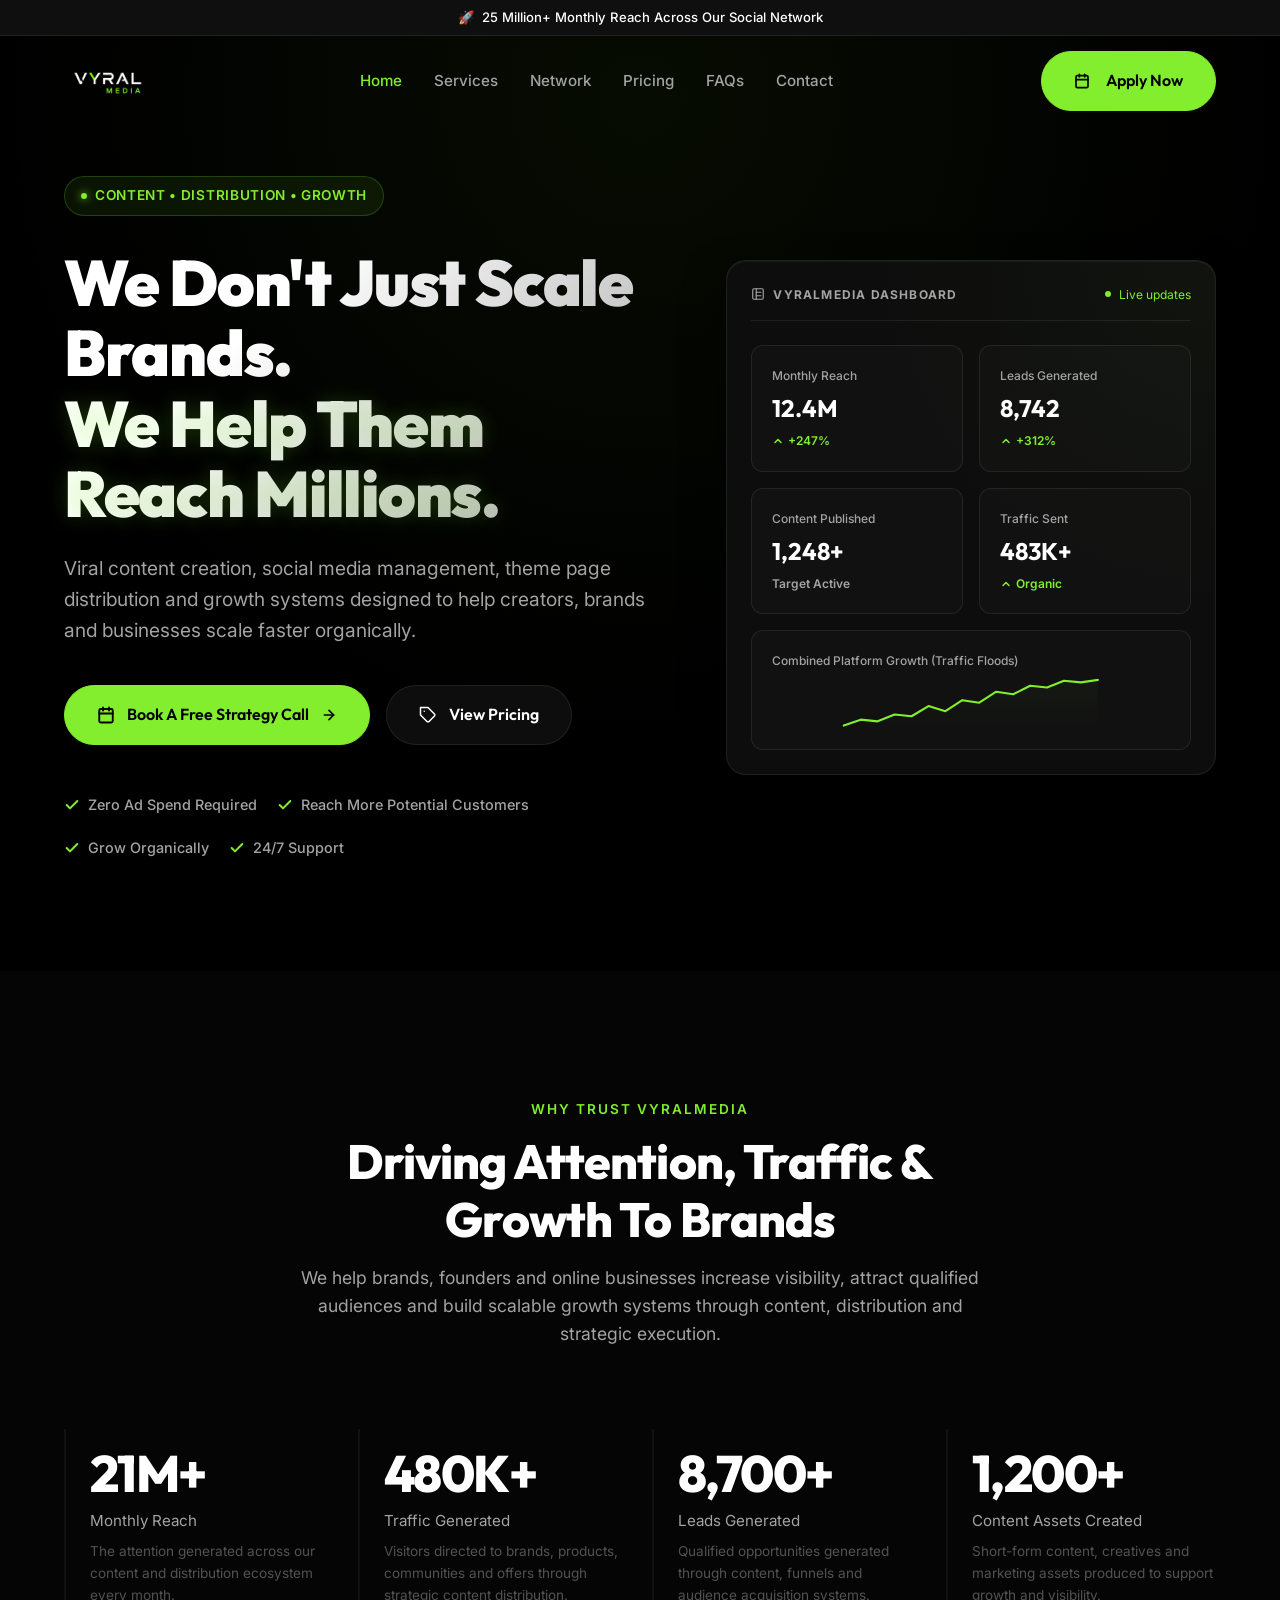
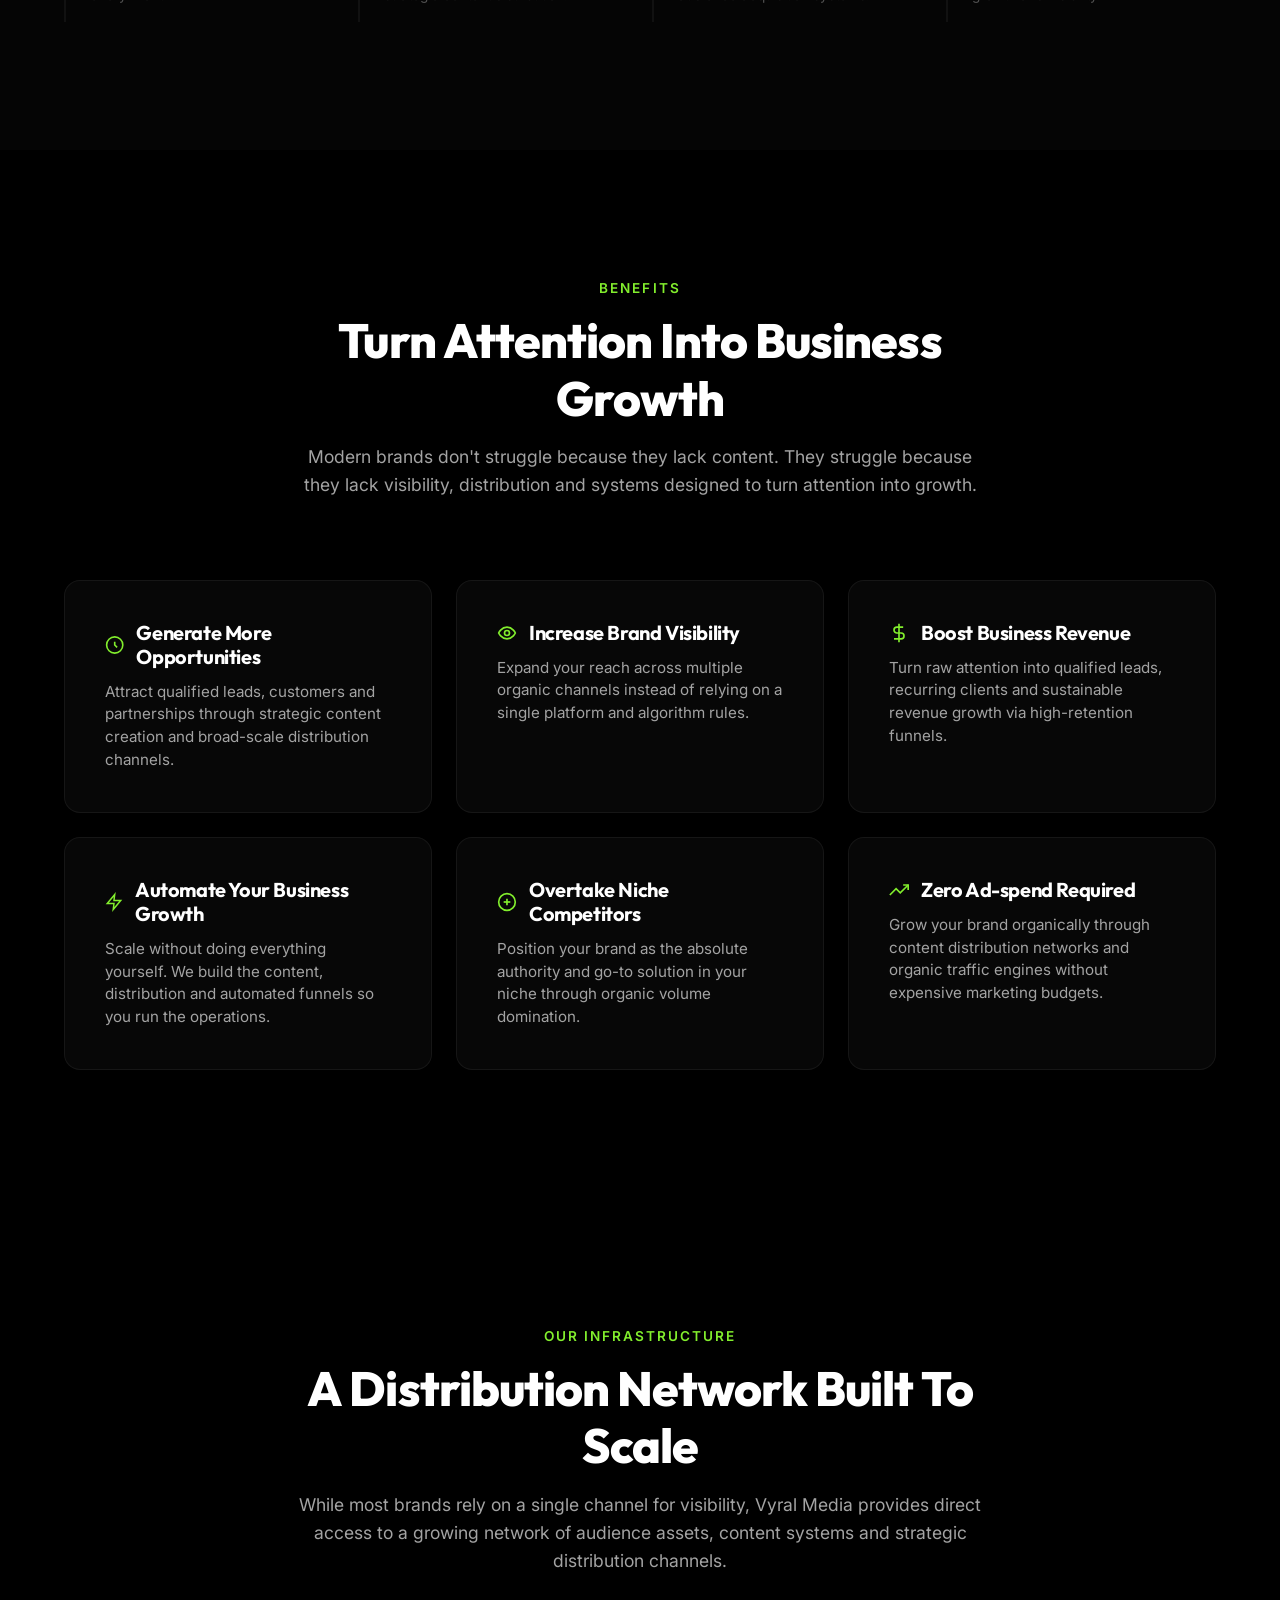
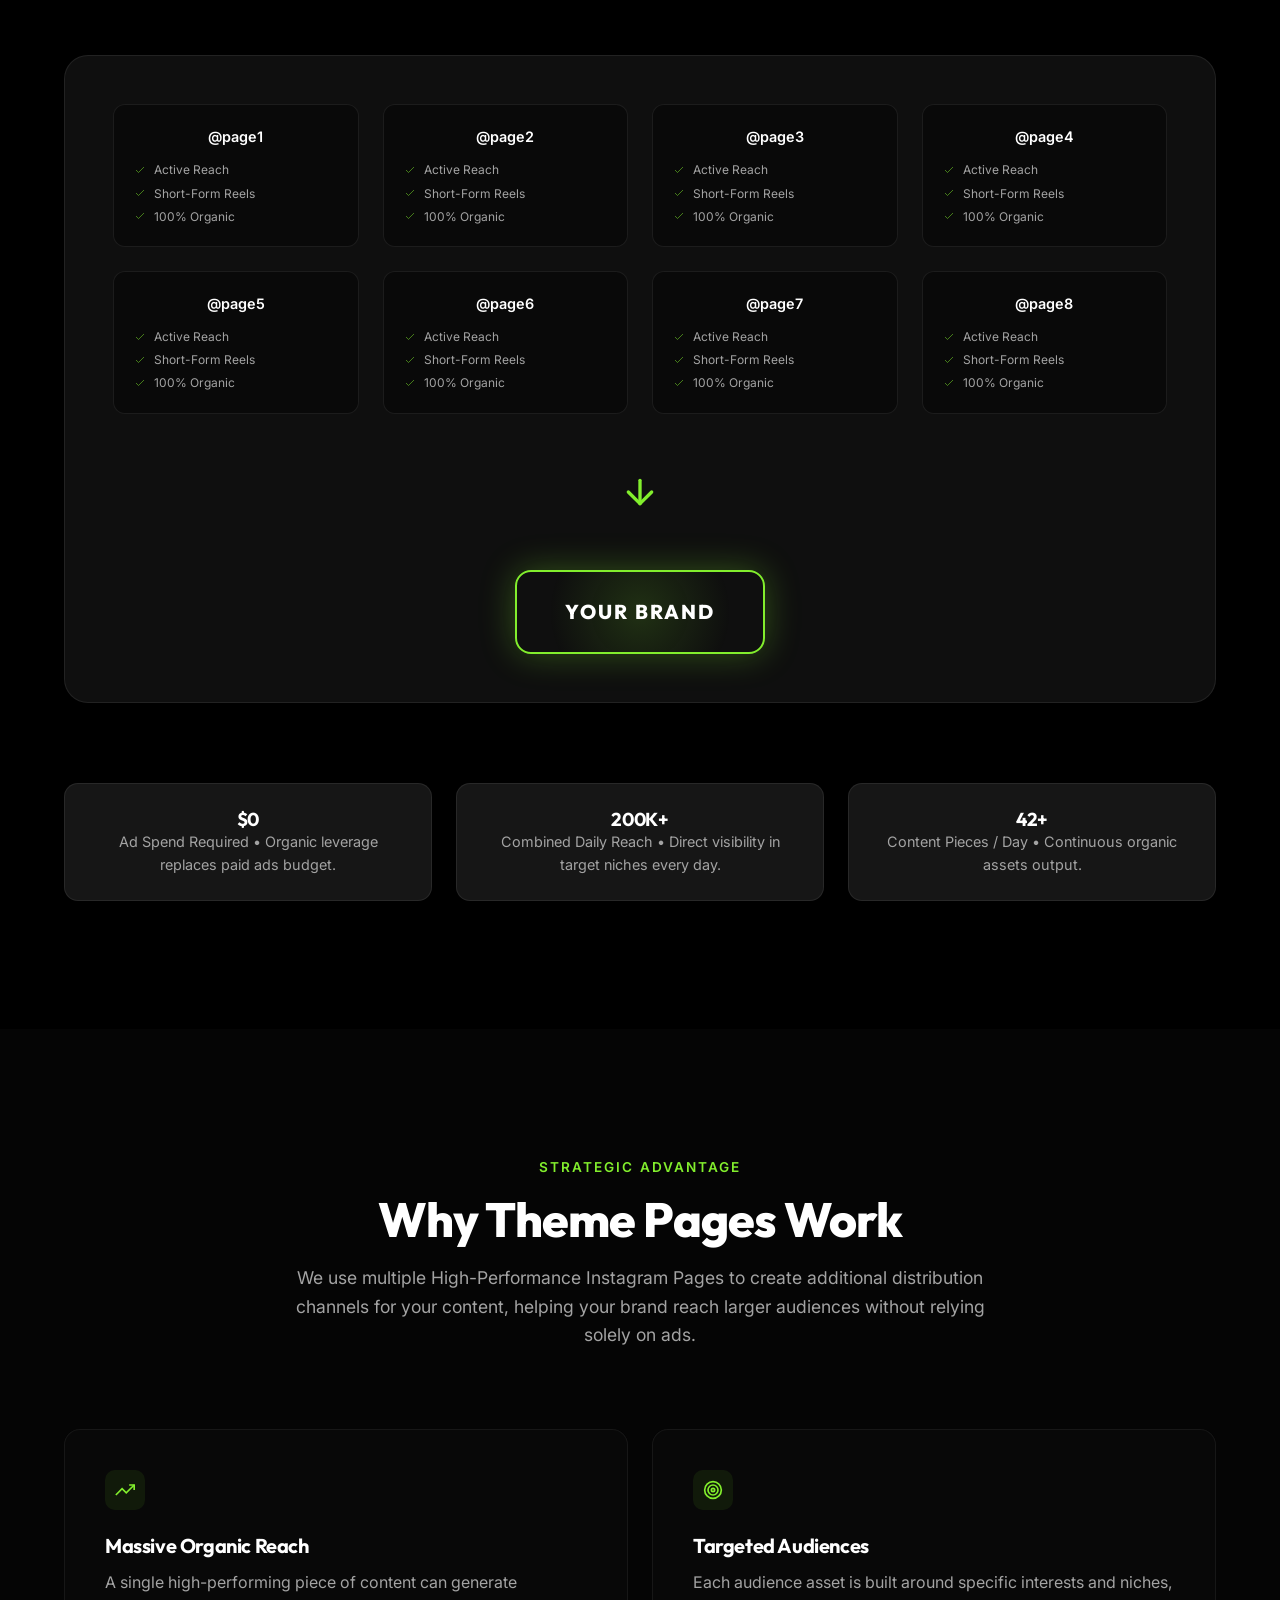
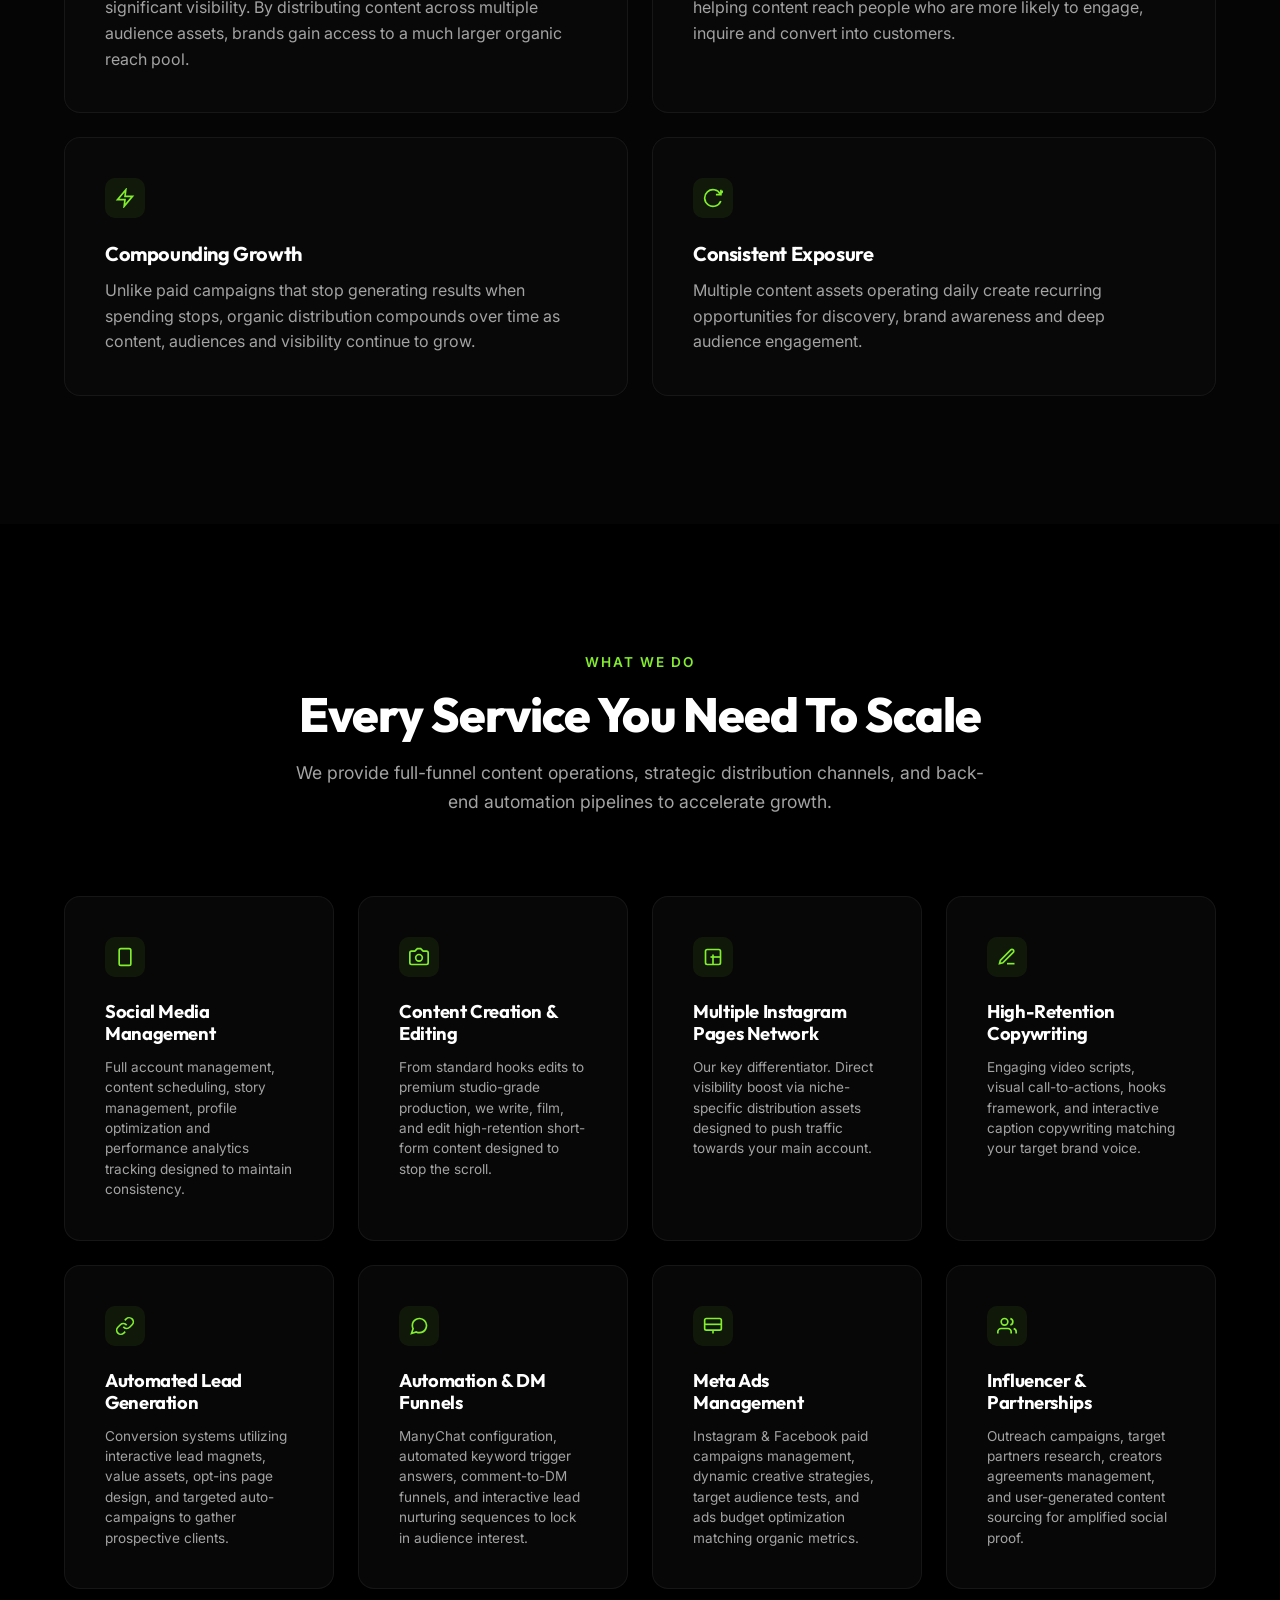
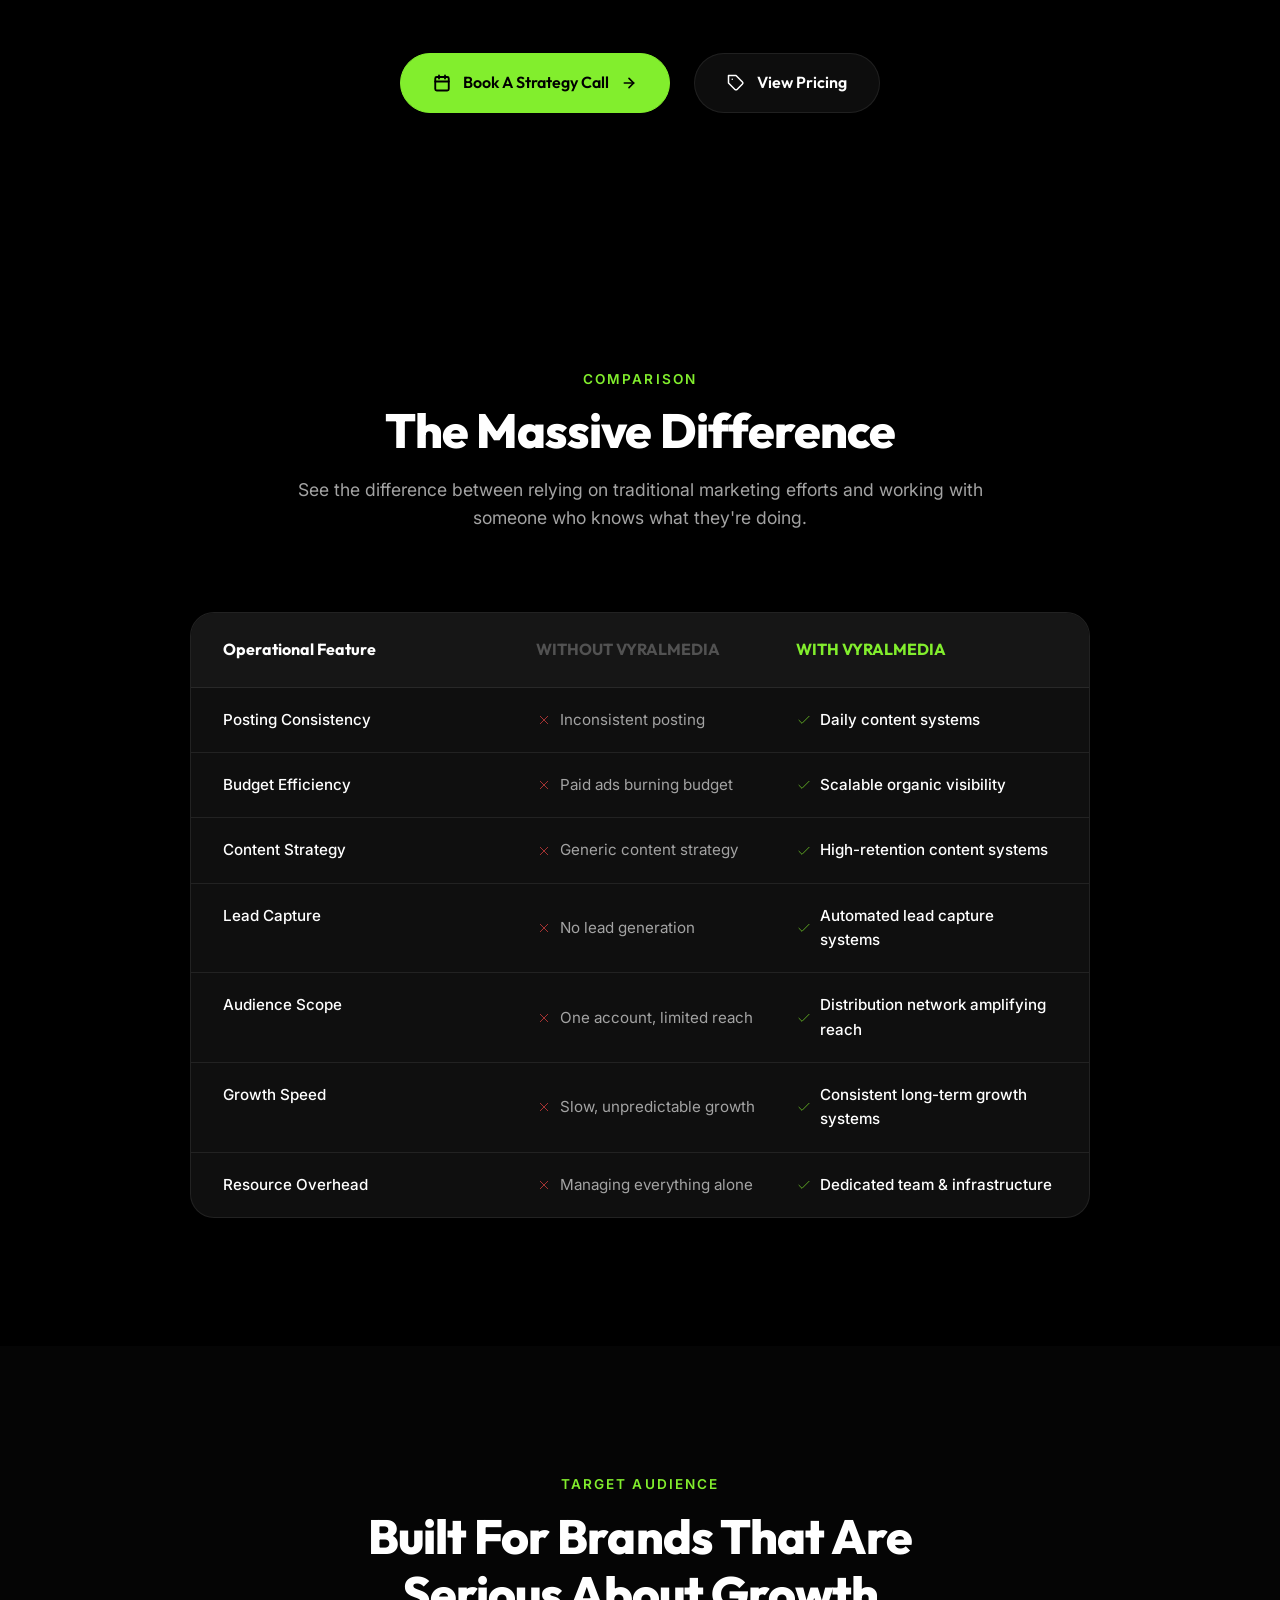
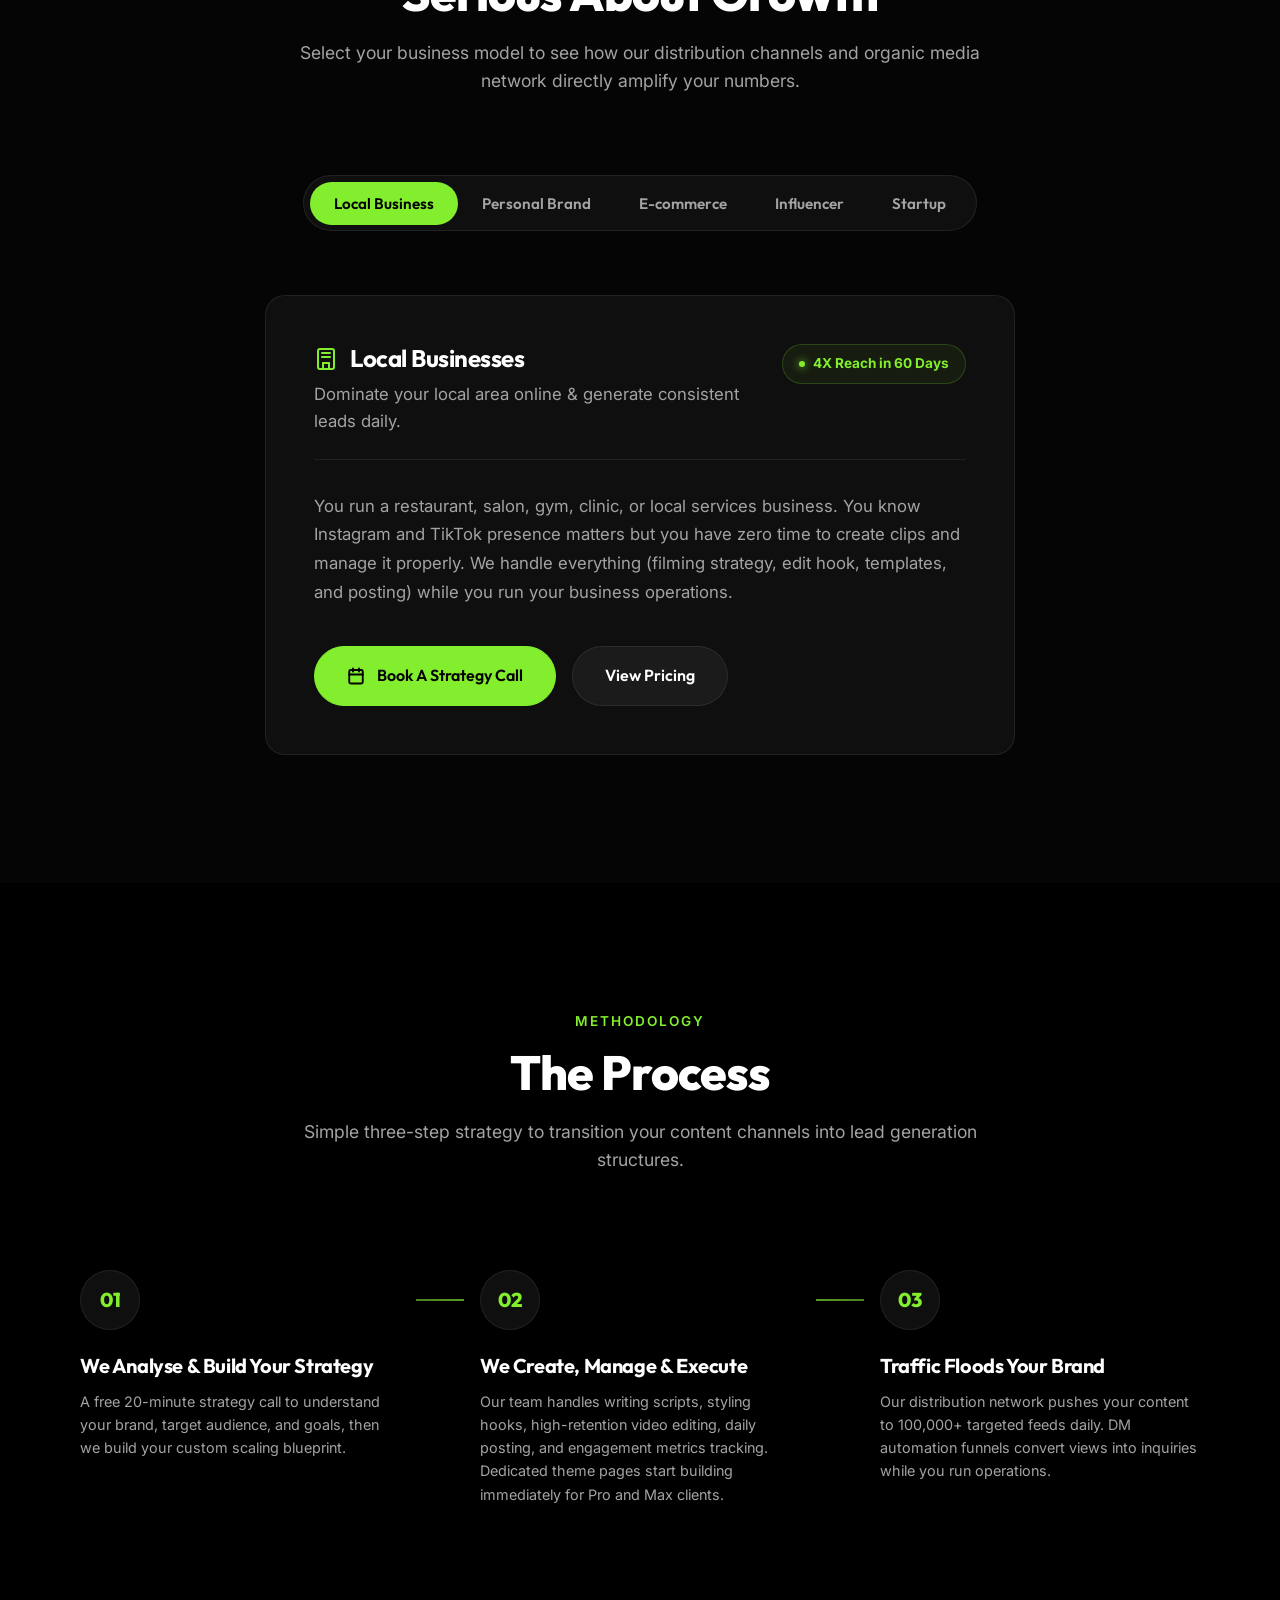
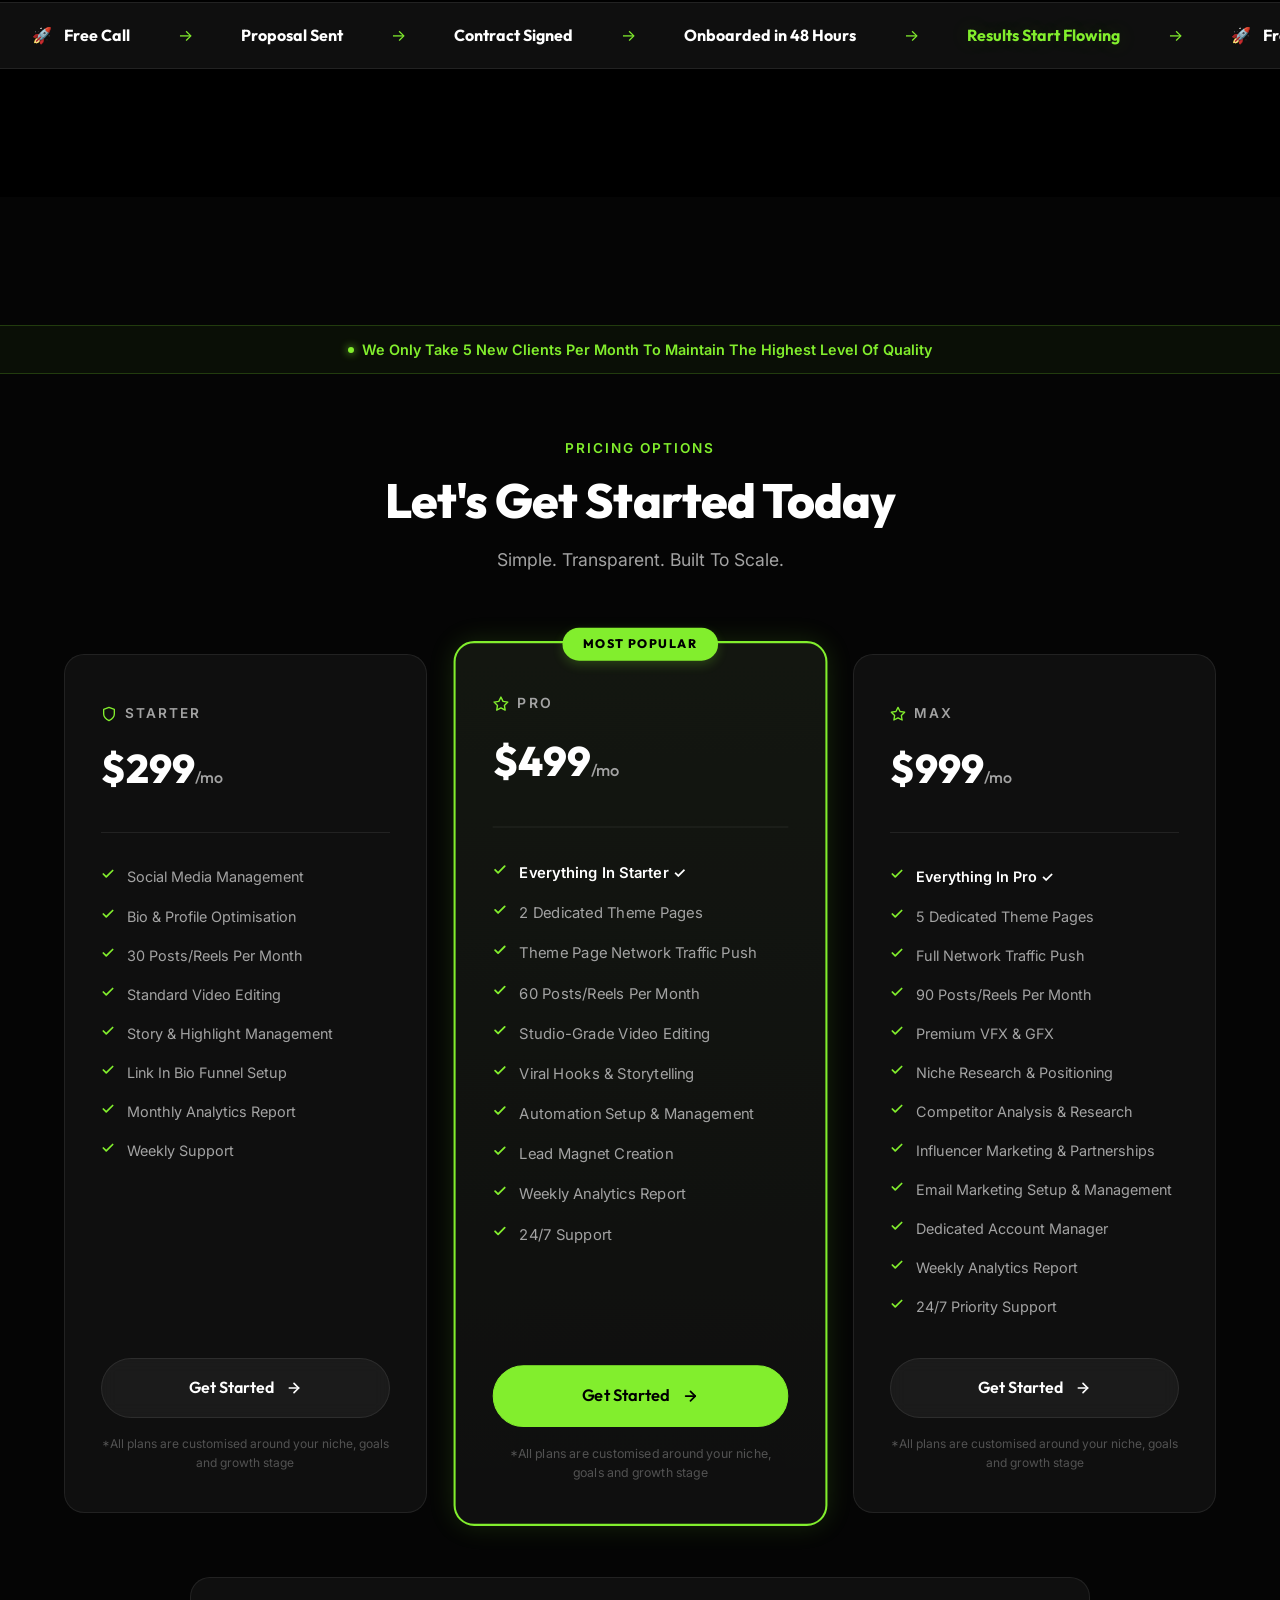
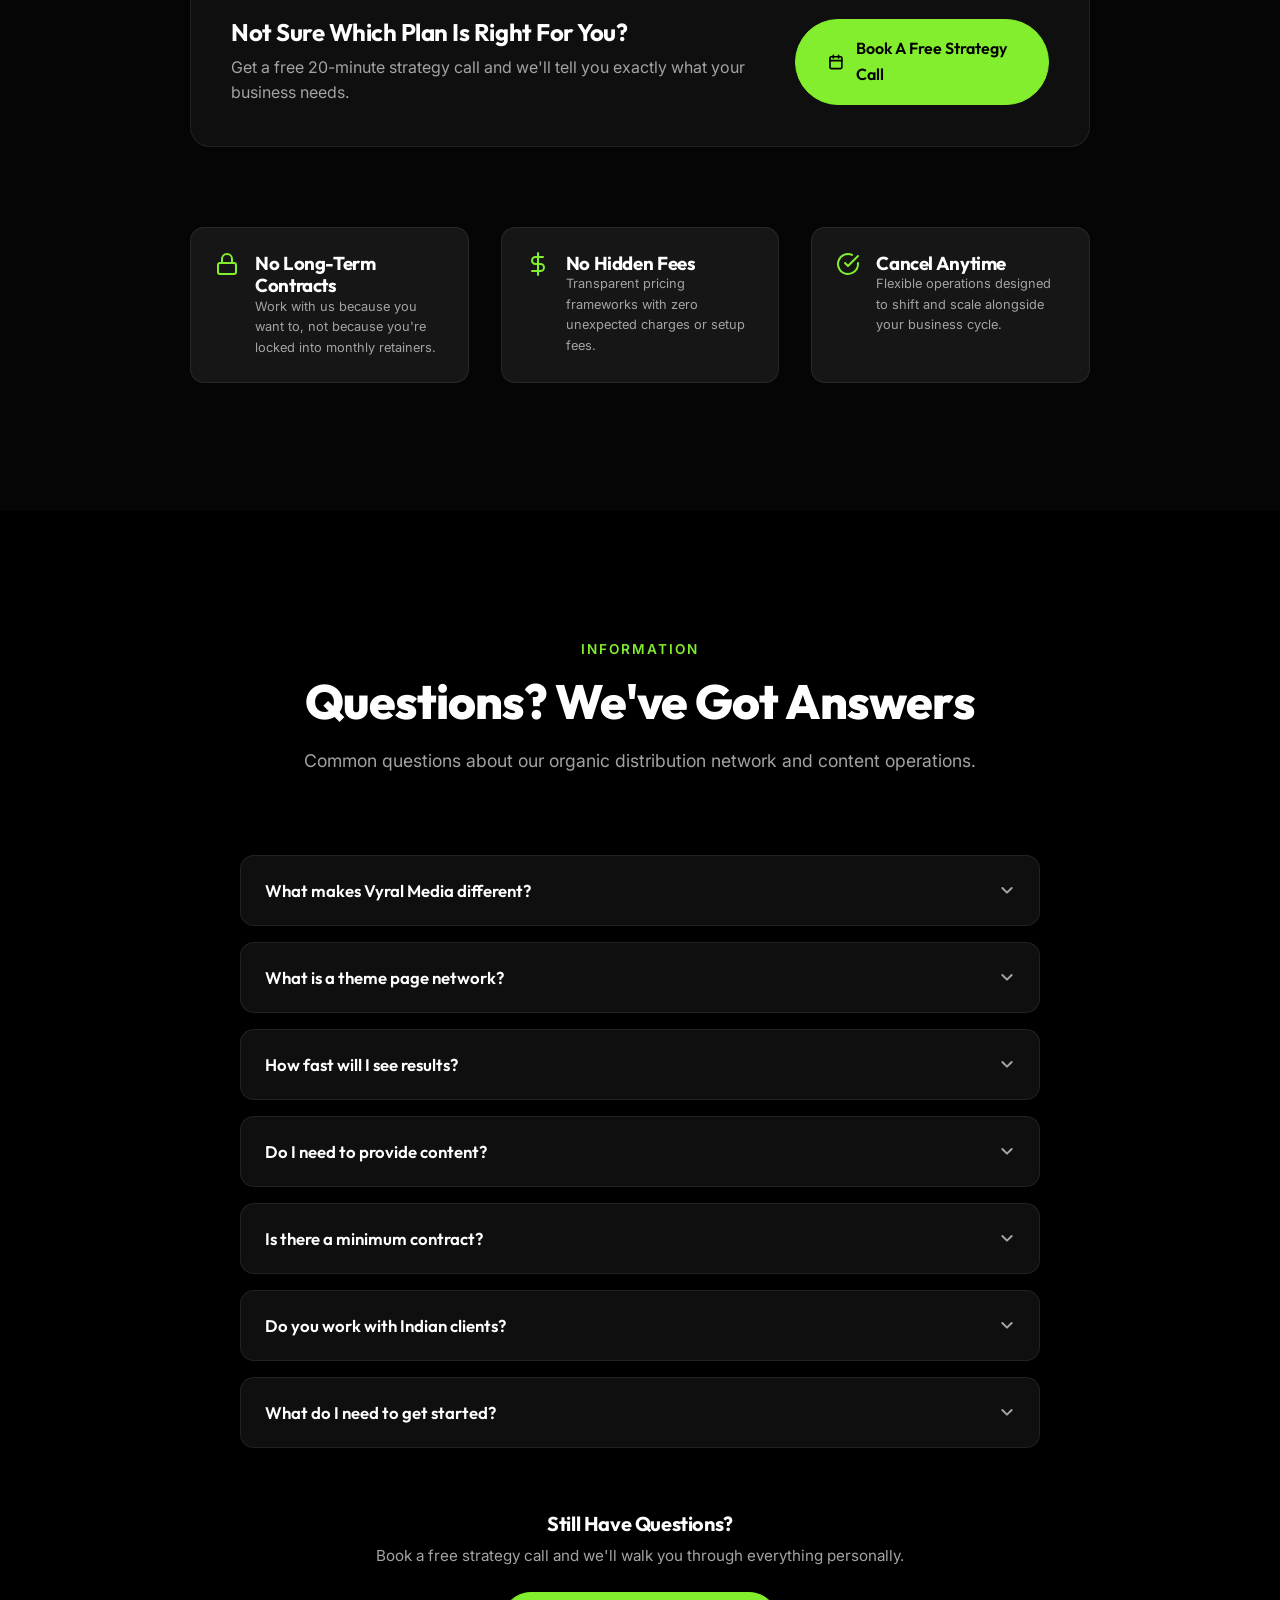
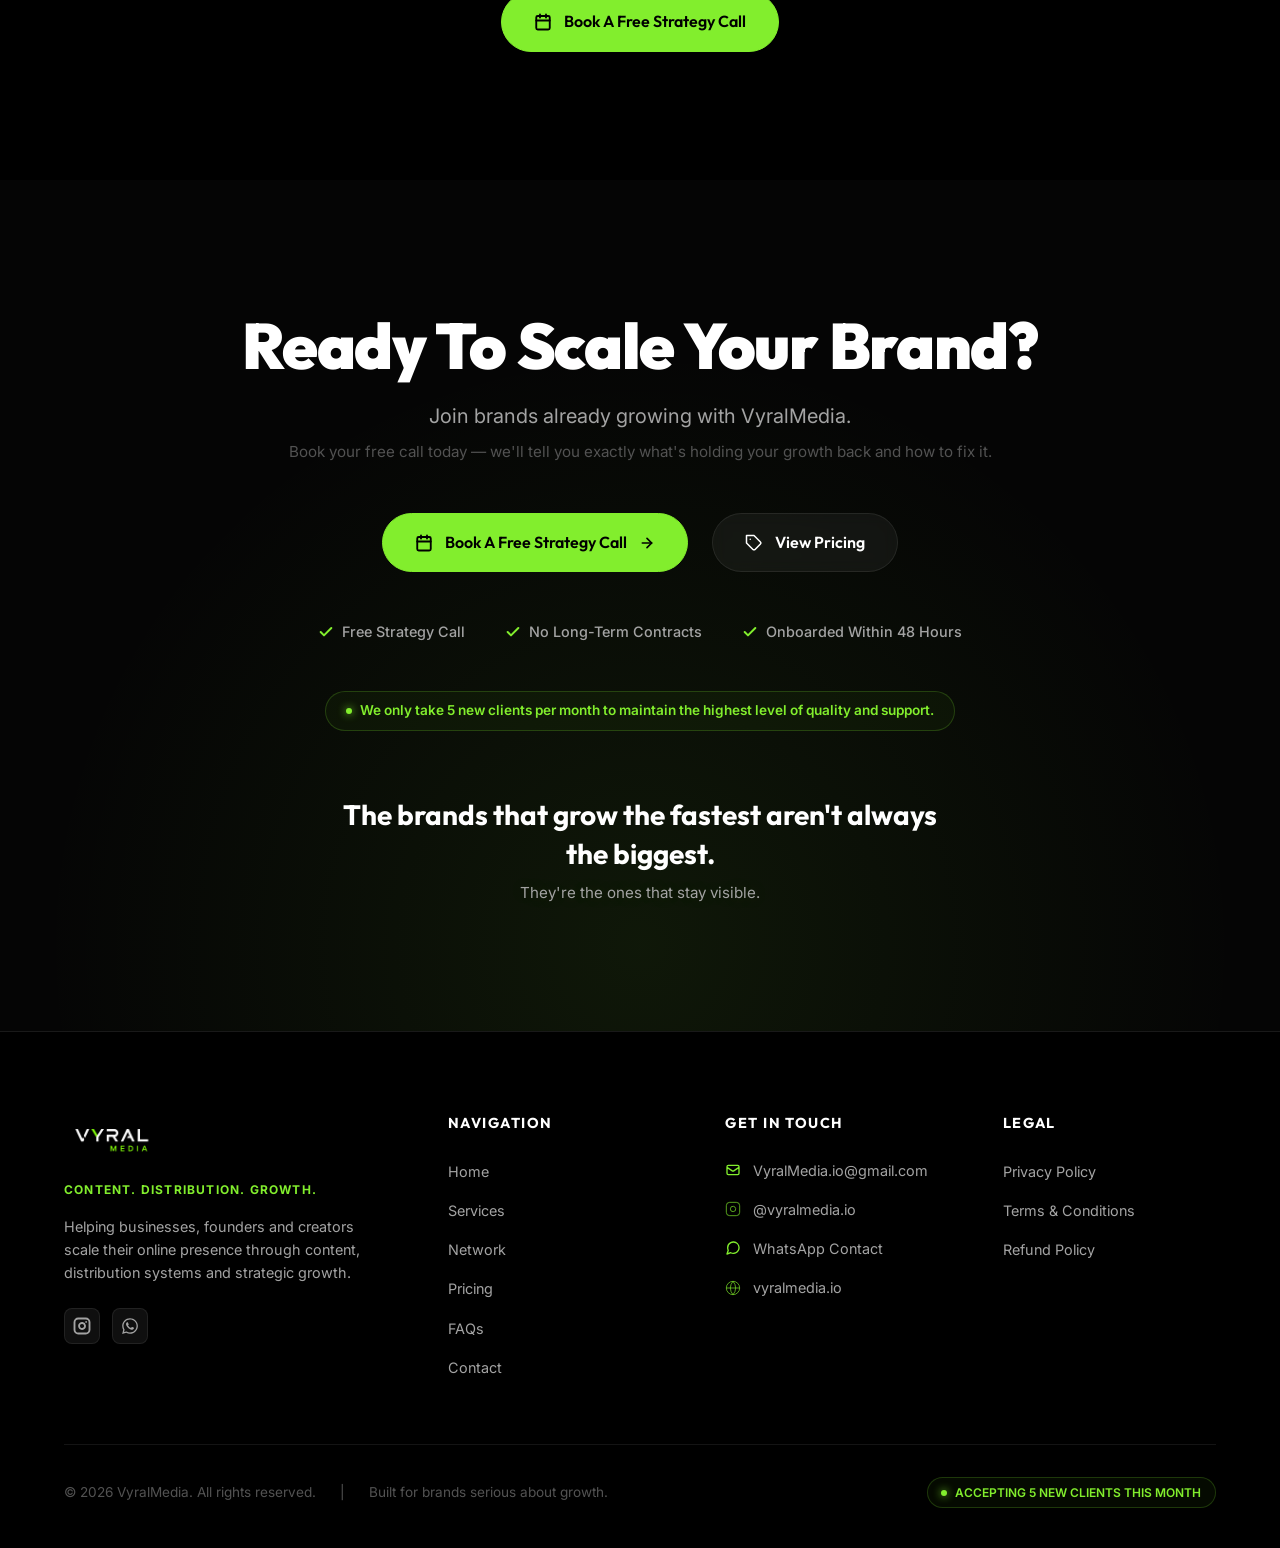
<file: index.html>
<!DOCTYPE html>
<html lang="en">
<head>
  <meta charset="UTF-8">
  <meta name="viewport" content="width=device-width, initial-scale=1.0">
  
  <!-- Primary Meta Tags -->
  <title>Vyral Media | Organic Growth Agency for Brands &amp; Businesses</title>
  <meta name="description" content="Grow your business with high-performing content, theme page marketing, social media management, lead generation, and organic growth strategies. Book your free strategy call today.">
  <meta name="keywords" content="Organic Growth Agency, Social Media Marketing, Content Creation, Instagram Growth, Theme Pages, Lead Generation, Personal Branding, Marketing Agency">
  <link rel="canonical" href="https://vyralmedia.io/">
  
  <!-- Preconnect & Preload Hints -->
  <link rel="preconnect" href="https://fonts.googleapis.com">
  <link rel="preconnect" href="https://fonts.gstatic.com" crossorigin>
  <link rel="preconnect" href="https://www.googletagmanager.com">
  
  <!-- Google Search Console Verification Tag -->
  <!-- Note: Replace YOUR_VERIFICATION_CODE_HERE with the code provided by GSC after domain verification -->
  <meta name="google-site-verification" content="YOUR_VERIFICATION_CODE_HERE">
  
  <!-- Google Analytics (GA4) -->
  <script async src="https://www.googletagmanager.com/gtag/js?id=G-XXXXXXXXXX"></script>
  <script>
    window.dataLayer = window.dataLayer || [];
    function gtag(){dataLayer.push(arguments);}
    gtag('js', new Date());
    // Note: Replace G-XXXXXXXXXX with your actual GA4 Measurement ID
    gtag('config', 'G-XXXXXXXXXX');
  </script>
  
  <!-- Open Graph / Facebook -->
  <meta property="og:type" content="website">
  <meta property="og:url" content="https://vyralmedia.io/">
  <meta property="og:title" content="Vyral Media | Organic Growth Agency for Brands &amp; Businesses">
  <meta property="og:description" content="Grow your business with high-performing content, theme page marketing, social media management, lead generation, and organic growth strategies. Book your free strategy call today.">
  <meta property="og:image" content="https://vyralmedia.io/logo.png">
  <meta property="og:site_name" content="Vyral Media">
  
  <!-- Twitter -->
  <meta name="twitter:card" content="summary_large_image">
  <meta name="twitter:url" content="https://vyralmedia.io/">
  <meta name="twitter:title" content="Vyral Media | Organic Growth Agency for Brands &amp; Businesses">
  <meta name="twitter:description" content="Grow your business with high-performing content, theme page marketing, social media management, lead generation, and organic growth strategies. Book your free strategy call today.">
  <meta name="twitter:image" content="https://vyralmedia.io/logo.png">
  
  <!-- CSS Stylesheet -->
  <link rel="stylesheet" href="styles.css">
  
  <!-- Favicon Mock -->
  <link rel="icon" type="image/png" href="data:image/svg+xml,<svg xmlns=%22http://www.w3.org/2000/svg%22 viewBox=%220 0 100 100%22><text y=%22.9em%22 font-size=%2290%22>🚀</text></svg>">
  
  <!-- Structured Data JSON-LD (Schema.org) -->
  <script type="application/ld+json">
  {
    "@context": "https://schema.org",
    "@graph": [
      {
        "@type": "Organization",
        "@id": "https://vyralmedia.io/#organization",
        "name": "Vyral Media",
        "url": "https://vyralmedia.io/",
        "logo": {
          "@type": "ImageObject",
          "url": "https://vyralmedia.io/logo.png",
          "caption": "Vyral Media Logo"
        },
        "email": "VyralMedia.io@gmail.com",
        "sameAs": [
          "https://instagram.com/vyralmedia.io",
          "https://wa.me/919897303727"
        ]
      },
      {
        "@type": "WebSite",
        "@id": "https://vyralmedia.io/#website",
        "url": "https://vyralmedia.io/",
        "name": "Vyral Media",
        "publisher": {
          "@id": "https://vyralmedia.io/#organization"
        }
      },
      {
        "@type": "WebPage",
        "@id": "https://vyralmedia.io/#webpage",
        "url": "https://vyralmedia.io/",
        "name": "Vyral Media | Organic Growth Agency for Brands &amp; Businesses",
        "description": "Grow your business with high-performing content, theme page marketing, social media management, lead generation, and organic growth strategies. Book your free strategy call today.",
        "isPartOf": {
          "@id": "https://vyralmedia.io/#website"
        },
        "about": {
          "@id": "https://vyralmedia.io/#organization"
        }
      }
    ]
  }
  </script>
</head>
<body>

  <!-- MOBILE OVERLAY -->
  <div class="mobile-overlay" id="mobile-overlay"></div>

  <!-- HEADER & NAVIGATION WRAPPER -->
  <div class="header-wrapper" id="header-wrapper">
    <!-- Announcement Bar -->
    <div class="announcement-bar" id="announcement-bar">
      <div class="announcement-inner">
        <span class="rocket-icon" aria-hidden="true">🚀</span>
        <span>25 Million+ Monthly Reach Across Our Social Network</span>
      </div>
    </div>
    
    <!-- Navbar Container -->
    <header class="container">
      <nav class="navbar" id="main-navbar">
        <!-- Logo -->
        <a href="#home" class="logo" id="nav-logo">
          <img src="logo.png" alt="Vyral Media Logo" fetchpriority="high">
        </a>
        
        <!-- Desktop Nav Links -->
        <ul class="nav-menu-desktop" id="nav-menu-desktop">
          <li><a href="#home" class="nav-link active">Home</a></li>
          <li><a href="#services" class="nav-link">Services</a></li>
          <li><a href="#network" class="nav-link">Network</a></li>
          <li><a href="#pricing" class="nav-link">Pricing</a></li>
          <li><a href="#faqs" class="nav-link">FAQs</a></li>
          <li><a href="#contact" class="nav-link">Contact</a></li>
        </ul>
        
        <!-- CTA & Hamburger -->
        <div class="nav-actions">
          <a href="apply.html" class="btn btn-primary" id="navbar-cta">
            <svg class="calendar-icon" xmlns="http://www.w3.org/2000/svg" width="16" height="16" viewBox="0 0 24 24" fill="none" stroke="currentColor" stroke-width="2.5" stroke-linecap="round" stroke-linejoin="round" style="margin-right: 0.25rem;"><rect x="3" y="4" width="18" height="18" rx="2" ry="2"></rect><line x1="16" y1="2" x2="16" y2="6"></line><line x1="8" y1="2" x2="8" y2="6"></line><line x1="3" y1="10" x2="21" y2="10"></line></svg>
            Apply Now
          </a>
          <button class="hamburger-btn" id="hamburger-btn" aria-label="Toggle navigation menu">
            <span class="hamburger-line"></span>
            <span class="hamburger-line"></span>
            <span class="hamburger-line"></span>
          </button>
        </div>
      </nav>
    </header>
  </div>

  <!-- MOBILE NAVIGATION DRAWER -->
  <div class="nav-menu-mobile" id="nav-menu-mobile">
    <ul>
      <li><a href="#home" class="nav-link mobile-link active">Home</a></li>
      <li><a href="#services" class="nav-link mobile-link">Services</a></li>
      <li><a href="#network" class="nav-link mobile-link">Network</a></li>
      <li><a href="#pricing" class="nav-link mobile-link">Pricing</a></li>
      <li><a href="#faqs" class="nav-link mobile-link">FAQs</a></li>
      <li><a href="#contact" class="nav-link mobile-link">Contact</a></li>
    </ul>
    
    <a href="apply.html" class="btn btn-primary btn-full mobile-link" id="mobile-drawer-cta">
      <svg xmlns="http://www.w3.org/2000/svg" width="18" height="18" viewBox="0 0 24 24" fill="none" stroke="currentColor" stroke-width="2.5" stroke-linecap="round" stroke-linejoin="round"><rect x="3" y="4" width="18" height="18" rx="2" ry="2"></rect><line x1="16" y1="2" x2="16" y2="6"></line><line x1="8" y1="2" x2="8" y2="6"></line><line x1="3" y1="10" x2="21" y2="10"></line></svg>
      Book A Strategy Call
      <svg class="arrow-icon" xmlns="http://www.w3.org/2000/svg" viewBox="0 0 24 24" fill="none" stroke="currentColor" stroke-width="2.5" stroke-linecap="round" stroke-linejoin="round"><line x1="5" y1="12" x2="19" y2="12"></line><polyline points="12 5 19 12 12 19"></polyline></svg>
    </a>
  </div>

  <main>
    
    <!-- 2. HERO SECTION -->
    <section class="hero section-padding" id="home">
      <div class="container hero-grid">
        <div class="hero-content">
          <!-- Trust Badge -->
          <div class="trust-badge" id="hero-trust-badge">
            <span></span> Content &bull; Distribution &bull; Growth
          </div>
          
          <h1 class="text-gradient">We Don't Just Scale Brands.<br><span class="highlight-green">We Help Them Reach Millions.</span></h1>
          
          <p>Viral content creation, social media management, theme page distribution and growth systems designed to help creators, brands and businesses scale faster organically.</p>
          
          <div class="hero-ctas">
            <a href="apply.html" class="btn btn-primary" id="hero-primary-cta">
              <svg xmlns="http://www.w3.org/2000/svg" width="18" height="18" viewBox="0 0 24 24" fill="none" stroke="currentColor" stroke-width="2.5" stroke-linecap="round" stroke-linejoin="round"><rect x="3" y="4" width="18" height="18" rx="2" ry="2"></rect><line x1="16" y1="2" x2="16" y2="6"></line><line x1="8" y1="2" x2="8" y2="6"></line><line x1="3" y1="10" x2="21" y2="10"></line></svg>
              Book A Free Strategy Call
              <svg class="arrow-icon" xmlns="http://www.w3.org/2000/svg" viewBox="0 0 24 24" fill="none" stroke="currentColor" stroke-width="2.5" stroke-linecap="round" stroke-linejoin="round"><line x1="5" y1="12" x2="19" y2="12"></line><polyline points="12 5 19 12 12 19"></polyline></svg>
            </a>
            <a href="#pricing" class="btn btn-secondary" id="hero-secondary-cta">
              <svg xmlns="http://www.w3.org/2000/svg" width="18" height="18" viewBox="0 0 24 24" fill="none" stroke="currentColor" stroke-width="2" stroke-linecap="round" stroke-linejoin="round"><path d="M20.59 13.41l-7.17 7.17a2 2 0 0 1-2.83 0L2 12V2h10l8.59 8.59a2 2 0 0 1 0 2.82z"></path><line x1="7" y1="7" x2="7.01" y2="7"></line></svg>
              View Pricing
            </a>
          </div>
          
          <div class="hero-features">
            <div class="hero-feature-item">
              <svg xmlns="http://www.w3.org/2000/svg" width="16" height="16" viewBox="0 0 24 24" fill="none" stroke="currentColor" stroke-width="3" stroke-linecap="round" stroke-linejoin="round"><polyline points="20 6 9 17 4 12"></polyline></svg>
              Zero Ad Spend Required
            </div>
            <div class="hero-feature-item">
              <svg xmlns="http://www.w3.org/2000/svg" width="16" height="16" viewBox="0 0 24 24" fill="none" stroke="currentColor" stroke-width="3" stroke-linecap="round" stroke-linejoin="round"><polyline points="20 6 9 17 4 12"></polyline></svg>
              Reach More Potential Customers
            </div>
            <div class="hero-feature-item">
              <svg xmlns="http://www.w3.org/2000/svg" width="16" height="16" viewBox="0 0 24 24" fill="none" stroke="currentColor" stroke-width="3" stroke-linecap="round" stroke-linejoin="round"><polyline points="20 6 9 17 4 12"></polyline></svg>
              Grow Organically
            </div>
            <div class="hero-feature-item">
              <svg xmlns="http://www.w3.org/2000/svg" width="16" height="16" viewBox="0 0 24 24" fill="none" stroke="currentColor" stroke-width="3" stroke-linecap="round" stroke-linejoin="round"><polyline points="20 6 9 17 4 12"></polyline></svg>
              24/7 Support
            </div>
          </div>
        </div>
        
        <!-- HERO DASHBOARD MOCKUP -->
        <div class="hero-dashboard-container">
          <div class="dashboard-mockup" id="hero-dashboard">
            <div class="db-header">
              <div class="db-title">
                <svg xmlns="http://www.w3.org/2000/svg" width="14" height="14" viewBox="0 0 24 24" fill="none" stroke="currentColor" stroke-width="2" stroke-linecap="round" stroke-linejoin="round"><rect x="3" y="3" width="18" height="18" rx="2" ry="2"></rect><line x1="9" y1="3" x2="9" y2="21"></line><line x1="17" y1="9" x2="9" y2="9"></line><line x1="17" y1="15" x2="9" y2="15"></line></svg>
                VYRALMEDIA Dashboard
              </div>
              <div class="db-status">
                <span class="db-status-dot"></span> Live updates
              </div>
            </div>
            
            <div class="db-grid">
              <!-- Metric 1 -->
              <div class="db-card">
                <div class="db-card-label">Monthly Reach</div>
                <div class="db-card-value">12.4M</div>
                <div class="db-card-change">
                  <svg xmlns="http://www.w3.org/2000/svg" width="12" height="12" viewBox="0 0 24 24" fill="none" stroke="currentColor" stroke-width="3" stroke-linecap="round" stroke-linejoin="round"><polyline points="18 15 12 9 6 15"></polyline></svg>
                  +247%
                </div>
              </div>
              <!-- Metric 2 -->
              <div class="db-card">
                <div class="db-card-label">Leads Generated</div>
                <div class="db-card-value">8,742</div>
                <div class="db-card-change">
                  <svg xmlns="http://www.w3.org/2000/svg" width="12" height="12" viewBox="0 0 24 24" fill="none" stroke="currentColor" stroke-width="3" stroke-linecap="round" stroke-linejoin="round"><polyline points="18 15 12 9 6 15"></polyline></svg>
                  +312%
                </div>
              </div>
              <!-- Metric 3 -->
              <div class="db-card">
                <div class="db-card-label">Content Published</div>
                <div class="db-card-value">1,248+</div>
                <div class="db-card-change" style="color: var(--text-secondary);">
                  Target Active
                </div>
              </div>
              <!-- Metric 4 -->
              <div class="db-card">
                <div class="db-card-label">Traffic Sent</div>
                <div class="db-card-value">483K+</div>
                <div class="db-card-change">
                  <svg xmlns="http://www.w3.org/2000/svg" width="12" height="12" viewBox="0 0 24 24" fill="none" stroke="currentColor" stroke-width="3" stroke-linecap="round" stroke-linejoin="round"><polyline points="18 15 12 9 6 15"></polyline></svg>
                  Organic
                </div>
              </div>
            </div>
            
            <!-- Graphic Chart Visual -->
            <div class="db-chart-container">
              <div class="db-chart-label">Combined Platform Growth (Traffic Floods)</div>
              <svg class="db-chart-svg" viewBox="0 0 300 60">
                <defs>
                  <linearGradient id="chartGlow" x1="0" y1="0" x2="0" y2="1">
                    <stop offset="0%" stop-color="var(--accent)" stop-opacity="0.25"/>
                    <stop offset="100%" stop-color="var(--accent)" stop-opacity="0"/>
                  </linearGradient>
                </defs>
                <path class="chart-gradient" d="M 0 55 L 20 48 L 40 50 L 60 42 L 80 44 L 100 32 L 120 38 L 140 25 L 160 28 L 180 15 L 200 18 L 220 8 L 240 10 L 260 2 L 280 4 L 300 1 L 300 60 L 0 60 Z" fill="url(#chartGlow)"/>
                <path class="chart-line" d="M 0 55 L 20 48 L 40 50 L 60 42 L 80 44 L 100 32 L 120 38 L 140 25 L 160 28 L 180 15 L 200 18 L 220 8 L 240 10 L 260 2 L 280 4 L 300 1" fill="none" stroke="var(--accent)" stroke-width="2.5" stroke-linecap="round" stroke-linejoin="round"/>
              </svg>
            </div>
          </div>
        </div>
      </div>
    </section>

    <!-- 3. SOCIAL PROOF SECTION -->
    <section class="social-proof section-padding" id="social-proof">
      <div class="container">
        <div class="section-header">
          <span class="section-tag">Why Trust VyralMedia</span>
          <h2>Driving Attention, Traffic & Growth To Brands</h2>
          <p>We help brands, founders and online businesses increase visibility, attract qualified audiences and build scalable growth systems through content, distribution and strategic execution.</p>
        </div>
        
        <div class="grid stats-grid" id="stats-grid">
          <!-- Card 1 -->
          <div class="stat-card" id="stat-reach">
            <div class="stat-number" data-target="21" data-suffix="M+">0M+</div>
            <div class="stat-label">Monthly Reach</div>
            <p style="font-size: 0.85rem; margin-top: 0.5rem; color: var(--text-muted);">The attention generated across our content and distribution ecosystem every month.</p>
          </div>
          <!-- Card 2 -->
          <div class="stat-card" id="stat-traffic">
            <div class="stat-number" data-target="480" data-suffix="K+">0K+</div>
            <div class="stat-label">Traffic Generated</div>
            <p style="font-size: 0.85rem; margin-top: 0.5rem; color: var(--text-muted);">Visitors directed to brands, products, communities and offers through strategic content distribution.</p>
          </div>
          <!-- Card 3 -->
          <div class="stat-card" id="stat-leads">
            <div class="stat-number" data-target="8700" data-suffix="+">0+</div>
            <div class="stat-label">Leads Generated</div>
            <p style="font-size: 0.85rem; margin-top: 0.5rem; color: var(--text-muted);">Qualified opportunities generated through content, funnels and audience acquisition systems.</p>
          </div>
          <!-- Card 4 -->
          <div class="stat-card" id="stat-content">
            <div class="stat-number" data-target="1200" data-suffix="+">0+</div>
            <div class="stat-label">Content Assets Created</div>
            <p style="font-size: 0.85rem; margin-top: 0.5rem; color: var(--text-muted);">Short-form content, creatives and marketing assets produced to support growth and visibility.</p>
          </div>
        </div>
      </div>
    </section>

    <!-- 4. VYRALMEDIA BENEFITS SECTION -->
    <section class="benefits section-padding" id="benefits">
      <div class="container">
        <div class="section-header">
          <span class="section-tag">Benefits</span>
          <h2>Turn Attention Into Business Growth</h2>
          <p>Modern brands don't struggle because they lack content. They struggle because they lack visibility, distribution and systems designed to turn attention into growth.</p>
        </div>
        
        <div class="grid benefits-grid">
          <!-- Card 1 -->
          <div class="glass-card benefit-card">
            <div class="benefit-card-content">
              <h3>
                <svg xmlns="http://www.w3.org/2000/svg" fill="none" viewBox="0 0 24 24" stroke="currentColor" stroke-width="2"><circle cx="12" cy="12" r="10"></circle><path d="M12 8v4l3 3"></path></svg>
                Generate More Opportunities
              </h3>
              <p>Attract qualified leads, customers and partnerships through strategic content creation and broad-scale distribution channels.</p>
            </div>
          </div>
          <!-- Card 2 -->
          <div class="glass-card benefit-card">
            <div class="benefit-card-content">
              <h3>
                <svg xmlns="http://www.w3.org/2000/svg" fill="none" viewBox="0 0 24 24" stroke="currentColor" stroke-width="2"><path d="M2 12s3-7 10-7 10 7 10 7-3 7-10 7-10-7-10-7z"></path><circle cx="12" cy="12" r="3"></circle></svg>
                Increase Brand Visibility
              </h3>
              <p>Expand your reach across multiple organic channels instead of relying on a single platform and algorithm rules.</p>
            </div>
          </div>
          <!-- Card 3 -->
          <div class="glass-card benefit-card">
            <div class="benefit-card-content">
              <h3>
                <svg xmlns="http://www.w3.org/2000/svg" fill="none" viewBox="0 0 24 24" stroke="currentColor" stroke-width="2"><line x1="12" y1="1" x2="12" y2="23"></line><path d="M17 5H9.5a3.5 3.5 0 0 0 0 7h5a3.5 3.5 0 0 1 0 7H6"></path></svg>
                Boost Business Revenue
              </h3>
              <p>Turn raw attention into qualified leads, recurring clients and sustainable revenue growth via high-retention funnels.</p>
            </div>
          </div>
          <!-- Card 4 -->
          <div class="glass-card benefit-card">
            <div class="benefit-card-content">
              <h3>
                <svg xmlns="http://www.w3.org/2000/svg" fill="none" viewBox="0 0 24 24" stroke="currentColor" stroke-width="2"><polygon points="13 2 3 14 12 14 11 22 21 10 12 10 13 2"></polygon></svg>
                Automate Your Business Growth
              </h3>
              <p>Scale without doing everything yourself. We build the content, distribution and automated funnels so you run the operations.</p>
            </div>
          </div>
          <!-- Card 5 -->
          <div class="glass-card benefit-card">
            <div class="benefit-card-content">
              <h3>
                <svg xmlns="http://www.w3.org/2000/svg" fill="none" viewBox="0 0 24 24" stroke="currentColor" stroke-width="2"><circle cx="12" cy="12" r="10"></circle><path d="M8 12h8"></path><path d="M12 8v8"></path></svg>
                Overtake Niche Competitors
              </h3>
              <p>Position your brand as the absolute authority and go-to solution in your niche through organic volume domination.</p>
            </div>
          </div>
          <!-- Card 6 -->
          <div class="glass-card benefit-card">
            <div class="benefit-card-content">
              <h3>
                <svg xmlns="http://www.w3.org/2000/svg" fill="none" viewBox="0 0 24 24" stroke="currentColor" stroke-width="2"><polyline points="23 6 13.5 15.5 8.5 10.5 1 18"></polyline><polyline points="17 6 23 6 23 12"></polyline></svg>
                Zero Ad-spend Required
              </h3>
              <p>Grow your brand organically through content distribution networks and organic traffic engines without expensive marketing budgets.</p>
            </div>
          </div>
        </div>
      </div>
    </section>

    <!-- 5. THE VYRALMEDIA NETWORK SECTION -->
    <section class="network section-padding" id="network">
      <div class="container">
        <div class="section-header">
          <span class="section-tag">Our Infrastructure</span>
          <h2>A Distribution Network Built To Scale</h2>
          <p>While most brands rely on a single channel for visibility, Vyral Media provides direct access to a growing network of audience assets, content systems and strategic distribution channels.</p>
        </div>
        
        <!-- Interactive Node Connection Funnel layout -->
        <div class="network-showcase-container">
          <div class="network-nodes-flow" id="network-nodes-flow">
            <!-- 8 Theme Pages nodes -->
            <div class="nodes-grid">
              <div class="node-card" id="node-page1">
                <div class="node-handle">@page1</div>
                <div class="node-stats">
                  <div class="node-stat-item">
                    <svg xmlns="http://www.w3.org/2000/svg" fill="none" viewBox="0 0 24 24" stroke="currentColor"><path d="M20 6L9 17l-5-5"></path></svg>
                    Active Reach
                  </div>
                  <div class="node-stat-item">
                    <svg xmlns="http://www.w3.org/2000/svg" fill="none" viewBox="0 0 24 24" stroke="currentColor"><path d="M20 6L9 17l-5-5"></path></svg>
                    Short-Form Reels
                  </div>
                  <div class="node-stat-item">
                    <svg xmlns="http://www.w3.org/2000/svg" fill="none" viewBox="0 0 24 24" stroke="currentColor"><path d="M20 6L9 17l-5-5"></path></svg>
                    100% Organic
                  </div>
                </div>
              </div>
              <div class="node-card" id="node-page2">
                <div class="node-handle">@page2</div>
                <div class="node-stats">
                  <div class="node-stat-item">
                    <svg xmlns="http://www.w3.org/2000/svg" fill="none" viewBox="0 0 24 24" stroke="currentColor"><path d="M20 6L9 17l-5-5"></path></svg>
                    Active Reach
                  </div>
                  <div class="node-stat-item">
                    <svg xmlns="http://www.w3.org/2000/svg" fill="none" viewBox="0 0 24 24" stroke="currentColor"><path d="M20 6L9 17l-5-5"></path></svg>
                    Short-Form Reels
                  </div>
                  <div class="node-stat-item">
                    <svg xmlns="http://www.w3.org/2000/svg" fill="none" viewBox="0 0 24 24" stroke="currentColor"><path d="M20 6L9 17l-5-5"></path></svg>
                    100% Organic
                  </div>
                </div>
              </div>
              <div class="node-card" id="node-page3">
                <div class="node-handle">@page3</div>
                <div class="node-stats">
                  <div class="node-stat-item">
                    <svg xmlns="http://www.w3.org/2000/svg" fill="none" viewBox="0 0 24 24" stroke="currentColor"><path d="M20 6L9 17l-5-5"></path></svg>
                    Active Reach
                  </div>
                  <div class="node-stat-item">
                    <svg xmlns="http://www.w3.org/2000/svg" fill="none" viewBox="0 0 24 24" stroke="currentColor"><path d="M20 6L9 17l-5-5"></path></svg>
                    Short-Form Reels
                  </div>
                  <div class="node-stat-item">
                    <svg xmlns="http://www.w3.org/2000/svg" fill="none" viewBox="0 0 24 24" stroke="currentColor"><path d="M20 6L9 17l-5-5"></path></svg>
                    100% Organic
                  </div>
                </div>
              </div>
              <div class="node-card" id="node-page4">
                <div class="node-handle">@page4</div>
                <div class="node-stats">
                  <div class="node-stat-item">
                    <svg xmlns="http://www.w3.org/2000/svg" fill="none" viewBox="0 0 24 24" stroke="currentColor"><path d="M20 6L9 17l-5-5"></path></svg>
                    Active Reach
                  </div>
                  <div class="node-stat-item">
                    <svg xmlns="http://www.w3.org/2000/svg" fill="none" viewBox="0 0 24 24" stroke="currentColor"><path d="M20 6L9 17l-5-5"></path></svg>
                    Short-Form Reels
                  </div>
                  <div class="node-stat-item">
                    <svg xmlns="http://www.w3.org/2000/svg" fill="none" viewBox="0 0 24 24" stroke="currentColor"><path d="M20 6L9 17l-5-5"></path></svg>
                    100% Organic
                  </div>
                </div>
              </div>
              <div class="node-card" id="node-page5">
                <div class="node-handle">@page5</div>
                <div class="node-stats">
                  <div class="node-stat-item">
                    <svg xmlns="http://www.w3.org/2000/svg" fill="none" viewBox="0 0 24 24" stroke="currentColor"><path d="M20 6L9 17l-5-5"></path></svg>
                    Active Reach
                  </div>
                  <div class="node-stat-item">
                    <svg xmlns="http://www.w3.org/2000/svg" fill="none" viewBox="0 0 24 24" stroke="currentColor"><path d="M20 6L9 17l-5-5"></path></svg>
                    Short-Form Reels
                  </div>
                  <div class="node-stat-item">
                    <svg xmlns="http://www.w3.org/2000/svg" fill="none" viewBox="0 0 24 24" stroke="currentColor"><path d="M20 6L9 17l-5-5"></path></svg>
                    100% Organic
                  </div>
                </div>
              </div>
              <div class="node-card" id="node-page6">
                <div class="node-handle">@page6</div>
                <div class="node-stats">
                  <div class="node-stat-item">
                    <svg xmlns="http://www.w3.org/2000/svg" fill="none" viewBox="0 0 24 24" stroke="currentColor"><path d="M20 6L9 17l-5-5"></path></svg>
                    Active Reach
                  </div>
                  <div class="node-stat-item">
                    <svg xmlns="http://www.w3.org/2000/svg" fill="none" viewBox="0 0 24 24" stroke="currentColor"><path d="M20 6L9 17l-5-5"></path></svg>
                    Short-Form Reels
                  </div>
                  <div class="node-stat-item">
                    <svg xmlns="http://www.w3.org/2000/svg" fill="none" viewBox="0 0 24 24" stroke="currentColor"><path d="M20 6L9 17l-5-5"></path></svg>
                    100% Organic
                  </div>
                </div>
              </div>
              <div class="node-card" id="node-page7">
                <div class="node-handle">@page7</div>
                <div class="node-stats">
                  <div class="node-stat-item">
                    <svg xmlns="http://www.w3.org/2000/svg" fill="none" viewBox="0 0 24 24" stroke="currentColor"><path d="M20 6L9 17l-5-5"></path></svg>
                    Active Reach
                  </div>
                  <div class="node-stat-item">
                    <svg xmlns="http://www.w3.org/2000/svg" fill="none" viewBox="0 0 24 24" stroke="currentColor"><path d="M20 6L9 17l-5-5"></path></svg>
                    Short-Form Reels
                  </div>
                  <div class="node-stat-item">
                    <svg xmlns="http://www.w3.org/2000/svg" fill="none" viewBox="0 0 24 24" stroke="currentColor"><path d="M20 6L9 17l-5-5"></path></svg>
                    100% Organic
                  </div>
                </div>
              </div>
              <div class="node-card" id="node-page8">
                <div class="node-handle">@page8</div>
                <div class="node-stats">
                  <div class="node-stat-item">
                    <svg xmlns="http://www.w3.org/2000/svg" fill="none" viewBox="0 0 24 24" stroke="currentColor"><path d="M20 6L9 17l-5-5"></path></svg>
                    Active Reach
                  </div>
                  <div class="node-stat-item">
                    <svg xmlns="http://www.w3.org/2000/svg" fill="none" viewBox="0 0 24 24" stroke="currentColor"><path d="M20 6L9 17l-5-5"></path></svg>
                    Short-Form Reels
                  </div>
                  <div class="node-stat-item">
                    <svg xmlns="http://www.w3.org/2000/svg" fill="none" viewBox="0 0 24 24" stroke="currentColor"><path d="M20 6L9 17l-5-5"></path></svg>
                    100% Organic
                  </div>
                </div>
              </div>
            </div>
            
            <!-- Funnel arrow container -->
            <div class="network-funnel">
              <svg class="funnel-arrow" viewBox="0 0 24 24" fill="none" stroke="currentColor" stroke-width="2" stroke-linecap="round" stroke-linejoin="round">
                <line x1="12" y1="5" x2="12" y2="19"></line>
                <polyline points="19 12 12 19 5 12"></polyline>
              </svg>
            </div>
            
            <!-- Central Node targeting user's brand -->
            <div class="target-brand-node" id="target-brand-node">
              Your Brand
            </div>
          </div>
          
          <!-- Summary statistics strip below node system -->
          <div class="network-stats-strip">
            <div class="network-stat-card">
              <h3>$0</h3>
              <p>Ad Spend Required &bull; Organic leverage replaces paid ads budget.</p>
            </div>
            <div class="network-stat-card">
              <h3>200K+</h3>
              <p>Combined Daily Reach &bull; Direct visibility in target niches every day.</p>
            </div>
            <div class="network-stat-card">
              <h3>42+</h3>
              <p>Content Pieces / Day &bull; Continuous organic assets output.</p>
            </div>
          </div>
        </div>
      </div>
    </section>

    <!-- 6. WHY THEME PAGES WORK SECTION -->
    <section class="why-theme-pages section-padding" id="why-theme-pages">
      <div class="container">
        <div class="section-header">
          <span class="section-tag">Strategic Advantage</span>
          <h2>Why Theme Pages Work</h2>
          <p>We use multiple High-Performance Instagram Pages to create additional distribution channels for your content, helping your brand reach larger audiences without relying solely on ads.</p>
        </div>
        
        <div class="grid why-grid">
          <!-- Card 1 -->
          <div class="glass-card">
            <div class="service-icon">
              <svg xmlns="http://www.w3.org/2000/svg" fill="none" viewBox="0 0 24 24" stroke="currentColor" stroke-width="2"><path d="M23 6l-9.5 9.5-5-5L1 18"></path><polyline points="17 6 23 6 23 12"></polyline></svg>
            </div>
            <h3 style="margin-bottom: 0.75rem; font-size: 1.25rem;">Massive Organic Reach</h3>
            <p>A single high-performing piece of content can generate significant visibility. By distributing content across multiple audience assets, brands gain access to a much larger organic reach pool.</p>
          </div>
          <!-- Card 2 -->
          <div class="glass-card">
            <div class="service-icon">
              <svg xmlns="http://www.w3.org/2000/svg" fill="none" viewBox="0 0 24 24" stroke="currentColor" stroke-width="2"><circle cx="12" cy="12" r="10"></circle><circle cx="12" cy="12" r="6"></circle><circle cx="12" cy="12" r="2"></circle></svg>
            </div>
            <h3 style="margin-bottom: 0.75rem; font-size: 1.25rem;">Targeted Audiences</h3>
            <p>Each audience asset is built around specific interests and niches, helping content reach people who are more likely to engage, inquire and convert into customers.</p>
          </div>
          <!-- Card 3 -->
          <div class="glass-card">
            <div class="service-icon">
              <svg xmlns="http://www.w3.org/2000/svg" fill="none" viewBox="0 0 24 24" stroke="currentColor" stroke-width="2"><polygon points="13 2 3 14 12 14 11 22 21 10 12 10 13 2"></polygon></svg>
            </div>
            <h3 style="margin-bottom: 0.75rem; font-size: 1.25rem;">Compounding Growth</h3>
            <p>Unlike paid campaigns that stop generating results when spending stops, organic distribution compounds over time as content, audiences and visibility continue to grow.</p>
          </div>
          <!-- Card 4 -->
          <div class="glass-card">
            <div class="service-icon">
              <svg xmlns="http://www.w3.org/2000/svg" fill="none" viewBox="0 0 24 24" stroke="currentColor" stroke-width="2"><path d="M21.5 2v6h-6M21.34 15.57a10 10 0 1 1-.57-8.38l5.67-5.67"></path></svg>
            </div>
            <h3 style="margin-bottom: 0.75rem; font-size: 1.25rem;">Consistent Exposure</h3>
            <p>Multiple content assets operating daily create recurring opportunities for discovery, brand awareness and deep audience engagement.</p>
          </div>
        </div>
      </div>
    </section>

    <!-- 7. SERVICES SECTION -->
    <section class="services section-padding" id="services">
      <div class="container">
        <div class="section-header">
          <span class="section-tag">What We Do</span>
          <h2>Every Service You Need To Scale</h2>
          <p>We provide full-funnel content operations, strategic distribution channels, and back-end automation pipelines to accelerate growth.</p>
        </div>
        
        <div class="grid services-grid">
          <!-- Service 1 -->
          <div class="glass-card service-card">
            <div class="service-icon">
              <svg xmlns="http://www.w3.org/2000/svg" fill="none" viewBox="0 0 24 24" stroke="currentColor" stroke-width="2"><rect x="5" y="2" width="14" height="20" rx="2" ry="2"></rect><line x1="12" y1="18" x2="12.01" y2="18"></line></svg>
            </div>
            <h3>Social Media Management</h3>
            <p>Full account management, content scheduling, story management, profile optimization and performance analytics tracking designed to maintain consistency.</p>
          </div>
          <!-- Service 2 -->
          <div class="glass-card service-card">
            <div class="service-icon">
              <svg xmlns="http://www.w3.org/2000/svg" fill="none" viewBox="0 0 24 24" stroke="currentColor" stroke-width="2"><path d="M23 7a2 2 0 0 0-2-2h-4l-3-3H10L7 5H3a2 2 0 0 0-2 2v12a2 2 0 0 0 2 2h18a2 2 0 0 0 2-2V7z"></path><circle cx="12" cy="13" r="4"></circle></svg>
            </div>
            <h3>Content Creation & Editing</h3>
            <p>From standard hooks edits to premium studio-grade production, we write, film, and edit high-retention short-form content designed to stop the scroll.</p>
          </div>
          <!-- Service 3 -->
          <div class="glass-card service-card">
            <div class="service-icon">
              <svg xmlns="http://www.w3.org/2000/svg" fill="none" viewBox="0 0 24 24" stroke="currentColor" stroke-width="2"><rect x="3" y="3" width="18" height="18" rx="2" ry="2"></rect><line x1="21" y1="12" x2="9" y2="12"></line><line x1="12" y1="21" x2="12" y2="9"></line></svg>
            </div>
            <h3>Multiple Instagram Pages Network</h3>
            <p>Our key differentiator. Direct visibility boost via niche-specific distribution assets designed to push traffic towards your main account.</p>
          </div>
          <!-- Service 4 -->
          <div class="glass-card service-card">
            <div class="service-icon">
              <svg xmlns="http://www.w3.org/2000/svg" fill="none" viewBox="0 0 24 24" stroke="currentColor" stroke-width="2"><path d="M12 20h9"></path><path d="M16.5 3.5a2.121 2.121 0 0 1 3 3L7 19l-4 1 1-4L16.5 3.5z"></path></svg>
            </div>
            <h3>High-Retention Copywriting</h3>
            <p>Engaging video scripts, visual call-to-actions, hooks framework, and interactive caption copywriting matching your target brand voice.</p>
          </div>
          <!-- Service 5 -->
          <div class="glass-card service-card">
            <div class="service-icon">
              <svg xmlns="http://www.w3.org/2000/svg" fill="none" viewBox="0 0 24 24" stroke="currentColor" stroke-width="2"><path d="M10 13a5 5 0 0 0 7.54.54l3-3a5 5 0 0 0-7.07-7.07l-1.72 1.71"></path><path d="M14 11a5 5 0 0 0-7.54-.54l-3 3a5 5 0 0 0 7.07 7.07l1.71-1.71"></path></svg>
            </div>
            <h3>Automated Lead Generation</h3>
            <p>Conversion systems utilizing interactive lead magnets, value assets, opt-ins page design, and targeted auto-campaigns to gather prospective clients.</p>
          </div>
          <!-- Service 6 -->
          <div class="glass-card service-card">
            <div class="service-icon">
              <svg xmlns="http://www.w3.org/2000/svg" fill="none" viewBox="0 0 24 24" stroke="currentColor" stroke-width="2"><path d="M21 11.5a8.38 8.38 0 0 1-.9 3.8 8.5 8.5 0 0 1-7.6 4.7 8.38 8.38 0 0 1-3.8-.9L3 21l1.9-5.7a8.38 8.38 0 0 1-.9-3.8 8.5 8.5 0 0 1 4.7-7.6 8.38 8.38 0 0 1 3.8-.9h.5a8.48 8.48 0 0 1 8 8v.5z"></path></svg>
            </div>
            <h3>Automation & DM Funnels</h3>
            <p>ManyChat configuration, automated keyword trigger answers, comment-to-DM funnels, and interactive lead nurturing sequences to lock in audience interest.</p>
          </div>
          <!-- Service 7 -->
          <div class="glass-card service-card">
            <div class="service-icon">
              <svg xmlns="http://www.w3.org/2000/svg" fill="none" viewBox="0 0 24 24" stroke="currentColor" stroke-width="2"><rect x="2" y="3" width="20" height="14" rx="2" ry="2"></rect><line x1="2" y1="10" x2="22" y2="10"></line><line x1="12" y1="17" x2="12" y2="21"></line></svg>
            </div>
            <h3>Meta Ads Management</h3>
            <p>Instagram & Facebook paid campaigns management, dynamic creative strategies, target audience tests, and ads budget optimization matching organic metrics.</p>
          </div>
          <!-- Service 8 -->
          <div class="glass-card service-card">
            <div class="service-icon">
              <svg xmlns="http://www.w3.org/2000/svg" fill="none" viewBox="0 0 24 24" stroke="currentColor" stroke-width="2"><path d="M17 21v-2a4 4 0 0 0-4-4H5a4 4 0 0 0-4 4v2"></path><circle cx="9" cy="7" r="4"></circle><path d="M23 21v-2a4 4 0 0 0-3-3.87"></path><path d="M16 3.13a4 4 0 0 1 0 7.75"></path></svg>
            </div>
            <h3>Influencer & Partnerships</h3>
            <p>Outreach campaigns, target partners research, creators agreements management, and user-generated content sourcing for amplified social proof.</p>
          </div>
        </div>
        
        <div class="services-cta-row">
          <a href="apply.html" class="btn btn-primary" id="services-cta-call">
            <svg xmlns="http://www.w3.org/2000/svg" width="18" height="18" viewBox="0 0 24 24" fill="none" stroke="currentColor" stroke-width="2.5" stroke-linecap="round" stroke-linejoin="round"><rect x="3" y="4" width="18" height="18" rx="2" ry="2"></rect><line x1="16" y1="2" x2="16" y2="6"></line><line x1="8" y1="2" x2="8" y2="6"></line><line x1="3" y1="10" x2="21" y2="10"></line></svg>
            Book A Strategy Call
            <svg class="arrow-icon" xmlns="http://www.w3.org/2000/svg" viewBox="0 0 24 24" fill="none" stroke="currentColor" stroke-width="2.5" stroke-linecap="round" stroke-linejoin="round"><line x1="5" y1="12" x2="19" y2="12"></line><polyline points="12 5 19 12 12 19"></polyline></svg>
          </a>
          <a href="#pricing" class="btn btn-secondary" id="services-cta-price">
            <svg xmlns="http://www.w3.org/2000/svg" width="18" height="18" viewBox="0 0 24 24" fill="none" stroke="currentColor" stroke-width="2" stroke-linecap="round" stroke-linejoin="round"><path d="M20.59 13.41l-7.17 7.17a2 2 0 0 1-2.83 0L2 12V2h10l8.59 8.59a2 2 0 0 1 0 2.82z"></path><line x1="7" y1="7" x2="7.01" y2="7"></line></svg>
            View Pricing
          </a>
        </div>
      </div>
    </section>

    <!-- 8. THE MASSIVE DIFFERENCE (COMPARISON) -->
    <section class="difference section-padding" id="difference">
      <div class="container">
        <div class="section-header">
          <span class="section-tag">Comparison</span>
          <h2>The Massive Difference</h2>
          <p>See the difference between relying on traditional marketing efforts and working with someone who knows what they're doing.</p>
        </div>
        
        <div class="comparison-wrapper">
          <div class="comparison-header-row">
            <div class="comparison-header-col col-feature-title">Operational Feature</div>
            <div class="comparison-header-col col-without">WITHOUT VYRALMEDIA</div>
            <div class="comparison-header-col col-with">WITH VYRALMEDIA</div>
          </div>
          
          <div class="comparison-row">
            <div class="comp-feature">Posting Consistency</div>
            <div class="comp-col-without">
              <svg xmlns="http://www.w3.org/2000/svg" fill="none" viewBox="0 0 24 24" stroke="currentColor"><line x1="18" y1="6" x2="6" y2="18"></line><line x1="6" y1="6" x2="18" y2="18"></line></svg>
              Inconsistent posting
            </div>
            <div class="comp-col-with">
              <svg xmlns="http://www.w3.org/2000/svg" fill="none" viewBox="0 0 24 24" stroke="currentColor"><polyline points="20 6 9 17 4 12"></polyline></svg>
              Daily content systems
            </div>
          </div>
          
          <div class="comparison-row">
            <div class="comp-feature">Budget Efficiency</div>
            <div class="comp-col-without">
              <svg xmlns="http://www.w3.org/2000/svg" fill="none" viewBox="0 0 24 24" stroke="currentColor"><line x1="18" y1="6" x2="6" y2="18"></line><line x1="6" y1="6" x2="18" y2="18"></line></svg>
              Paid ads burning budget
            </div>
            <div class="comp-col-with">
              <svg xmlns="http://www.w3.org/2000/svg" fill="none" viewBox="0 0 24 24" stroke="currentColor"><polyline points="20 6 9 17 4 12"></polyline></svg>
              Scalable organic visibility
            </div>
          </div>
          
          <div class="comparison-row">
            <div class="comp-feature">Content Strategy</div>
            <div class="comp-col-without">
              <svg xmlns="http://www.w3.org/2000/svg" fill="none" viewBox="0 0 24 24" stroke="currentColor"><line x1="18" y1="6" x2="6" y2="18"></line><line x1="6" y1="6" x2="18" y2="18"></line></svg>
              Generic content strategy
            </div>
            <div class="comp-col-with">
              <svg xmlns="http://www.w3.org/2000/svg" fill="none" viewBox="0 0 24 24" stroke="currentColor"><polyline points="20 6 9 17 4 12"></polyline></svg>
              High-retention content systems
            </div>
          </div>
          
          <div class="comparison-row">
            <div class="comp-feature">Lead Capture</div>
            <div class="comp-col-without">
              <svg xmlns="http://www.w3.org/2000/svg" fill="none" viewBox="0 0 24 24" stroke="currentColor"><line x1="18" y1="6" x2="6" y2="18"></line><line x1="6" y1="6" x2="18" y2="18"></line></svg>
              No lead generation
            </div>
            <div class="comp-col-with">
              <svg xmlns="http://www.w3.org/2000/svg" fill="none" viewBox="0 0 24 24" stroke="currentColor"><polyline points="20 6 9 17 4 12"></polyline></svg>
              Automated lead capture systems
            </div>
          </div>
          
          <div class="comparison-row">
            <div class="comp-feature">Audience Scope</div>
            <div class="comp-col-without">
              <svg xmlns="http://www.w3.org/2000/svg" fill="none" viewBox="0 0 24 24" stroke="currentColor"><line x1="18" y1="6" x2="6" y2="18"></line><line x1="6" y1="6" x2="18" y2="18"></line></svg>
              One account, limited reach
            </div>
            <div class="comp-col-with">
              <svg xmlns="http://www.w3.org/2000/svg" fill="none" viewBox="0 0 24 24" stroke="currentColor"><polyline points="20 6 9 17 4 12"></polyline></svg>
              Distribution network amplifying reach
            </div>
          </div>
          
          <div class="comparison-row">
            <div class="comp-feature">Growth Speed</div>
            <div class="comp-col-without">
              <svg xmlns="http://www.w3.org/2000/svg" fill="none" viewBox="0 0 24 24" stroke="currentColor"><line x1="18" y1="6" x2="6" y2="18"></line><line x1="6" y1="6" x2="18" y2="18"></line></svg>
              Slow, unpredictable growth
            </div>
            <div class="comp-col-with">
              <svg xmlns="http://www.w3.org/2000/svg" fill="none" viewBox="0 0 24 24" stroke="currentColor"><polyline points="20 6 9 17 4 12"></polyline></svg>
              Consistent long-term growth systems
            </div>
          </div>
          
          <div class="comparison-row">
            <div class="comp-feature">Resource Overhead</div>
            <div class="comp-col-without">
              <svg xmlns="http://www.w3.org/2000/svg" fill="none" viewBox="0 0 24 24" stroke="currentColor"><line x1="18" y1="6" x2="6" y2="18"></line><line x1="6" y1="6" x2="18" y2="18"></line></svg>
              Managing everything alone
            </div>
            <div class="comp-col-with">
              <svg xmlns="http://www.w3.org/2000/svg" fill="none" viewBox="0 0 24 24" stroke="currentColor"><polyline points="20 6 9 17 4 12"></polyline></svg>
              Dedicated team & infrastructure
            </div>
          </div>
        </div>
      </div>
    </section>

    <!-- 9. WHO IT'S FOR SECTION (TABS UI) -->
    <section class="whos-it-for section-padding" id="whos-it-for">
      <div class="container">
        <div class="section-header">
          <span class="section-tag">Target Audience</span>
          <h2>Built For Brands That Are Serious About Growth</h2>
          <p>Select your business model to see how our distribution channels and organic media network directly amplify your numbers.</p>
        </div>
        
        <!-- Toggle Tabs Nav -->
        <div class="tabs-nav-container">
          <ul class="tabs-nav" id="tabs-nav">
            <li><button class="tab-btn active" data-tab="local-business">Local Business</button></li>
            <li><button class="tab-btn" data-tab="personal-brand">Personal Brand</button></li>
            <li><button class="tab-btn" data-tab="ecommerce">E-commerce</button></li>
            <li><button class="tab-btn" data-tab="influencer">Influencer</button></li>
            <li><button class="tab-btn" data-tab="startup">Startup</button></li>
          </ul>
        </div>
        
        <!-- Tabs Panels Content -->
        <div class="tabs-content" id="tabs-content">
          
          <!-- Tab 1: Local Business -->
          <div class="tab-panel active" id="local-business">
            <div class="tab-content-card">
              <div class="tab-card-header">
                <div class="tab-card-title-block">
                  <h3>
                    <svg xmlns="http://www.w3.org/2000/svg" width="24" height="24" viewBox="0 0 24 24" fill="none" stroke="currentColor" stroke-width="2" stroke-linecap="round" stroke-linejoin="round"><rect x="4" y="2" width="16" height="20" rx="2" ry="2"></rect><line x1="9" y1="22" x2="9" y2="16"></line><line x1="9" y1="16" x2="15" y2="16"></line><line x1="15" y1="16" x2="15" y2="22"></line><line x1="8" y1="6" x2="16" y2="6"></line><line x1="8" y1="10" x2="16" y2="10"></line></svg>
                    Local Businesses
                  </h3>
                  <div class="tab-card-sub">Dominate your local area online & generate consistent leads daily.</div>
                </div>
                <div class="tab-result-badge">
                  <span></span> 4X Reach in 60 Days
                </div>
              </div>
              <div class="tab-card-body">
                <p>You run a restaurant, salon, gym, clinic, or local services business. You know Instagram and TikTok presence matters but you have zero time to create clips and manage it properly. We handle everything (filming strategy, edit hook, templates, and posting) while you run your business operations.</p>
              </div>
              <div class="tabs-cta-row">
                <a href="apply.html" class="btn btn-primary">
                  <svg xmlns="http://www.w3.org/2000/svg" width="18" height="18" viewBox="0 0 24 24" fill="none" stroke="currentColor" stroke-width="2.5" stroke-linecap="round" stroke-linejoin="round"><rect x="3" y="4" width="18" height="18" rx="2" ry="2"></rect><line x1="16" y1="2" x2="16" y2="6"></line><line x1="8" y1="2" x2="8" y2="6"></line><line x1="3" y1="10" x2="21" y2="10"></line></svg>
                  Book A Strategy Call
                </a>
                <a href="#pricing" class="btn btn-secondary">View Pricing</a>
              </div>
            </div>
          </div>
          
          <!-- Tab 2: Personal Brand -->
          <div class="tab-panel" id="personal-brand">
            <div class="tab-content-card">
              <div class="tab-card-header">
                <div class="tab-card-title-block">
                  <h3>
                    <svg xmlns="http://www.w3.org/2000/svg" width="24" height="24" viewBox="0 0 24 24" fill="none" stroke="currentColor" stroke-width="2" stroke-linecap="round" stroke-linejoin="round"><circle cx="12" cy="12" r="10"></circle><circle cx="12" cy="12" r="4"></circle></svg>
                    Personal Brands & Coaches
                  </h3>
                  <div class="tab-card-sub">Establish online authority and turn viewers into high-paying clients.</div>
                </div>
                <div class="tab-result-badge">
                  <span></span> 5K-20K Followers &bull; 36M Views
                </div>
              </div>
              <div class="tab-card-body">
                <p>You are a coach, consultant, speaker, or educator. You need highly consistent, high-retention content that positions you as the go-to authority in your space. We structure your value hooks, script your expertise, edit videos with professional graphics, and route the traffic to your booking funnel.</p>
              </div>
              <div class="tabs-cta-row">
                <a href="apply.html" class="btn btn-primary">
                  <svg xmlns="http://www.w3.org/2000/svg" width="18" height="18" viewBox="0 0 24 24" fill="none" stroke="currentColor" stroke-width="2.5" stroke-linecap="round" stroke-linejoin="round"><rect x="3" y="4" width="18" height="18" rx="2" ry="2"></rect><line x1="16" y1="2" x2="16" y2="6"></line><line x1="8" y1="2" x2="8" y2="6"></line><line x1="3" y1="10" x2="21" y2="10"></line></svg>
                  Book A Strategy Call
                </a>
                <a href="#pricing" class="btn btn-secondary">View Pricing</a>
              </div>
            </div>
          </div>
          
          <!-- Tab 3: E-commerce -->
          <div class="tab-panel" id="ecommerce">
            <div class="tab-content-card">
              <div class="tab-card-header">
                <div class="tab-card-title-block">
                  <h3>
                    <svg xmlns="http://www.w3.org/2000/svg" width="24" height="24" viewBox="0 0 24 24" fill="none" stroke="currentColor" stroke-width="2" stroke-linecap="round" stroke-linejoin="round"><circle cx="9" cy="21" r="1"></circle><circle cx="20" cy="21" r="1"></circle><path d="M1 1h4l2.68 13.39a2 2 0 0 0 2 1.61h9.72a2 2 0 0 0 2-1.61L23 6H6"></path></svg>
                    E-Commerce Brands
                  </h3>
                  <div class="tab-card-sub">Drive targeted organic shoppers to your storefront with zero ad burn.</div>
                </div>
                <div class="tab-result-badge">
                  <span></span> 5X Reach &bull; +40% Visits
                </div>
              </div>
              <div class="tab-card-body">
                <p>Your products need attention. We create organic product showcases and viral storytelling assets that stop the scroll. Utilizing our themed network pages, we route targeted buyer traffic directly to your catalog without burning advertising funds.</p>
              </div>
              <div class="tabs-cta-row">
                <a href="apply.html" class="btn btn-primary">
                  <svg xmlns="http://www.w3.org/2000/svg" width="18" height="18" viewBox="0 0 24 24" fill="none" stroke="currentColor" stroke-width="2.5" stroke-linecap="round" stroke-linejoin="round"><rect x="3" y="4" width="18" height="18" rx="2" ry="2"></rect><line x1="16" y1="2" x2="16" y2="6"></line><line x1="8" y1="2" x2="8" y2="6"></line><line x1="3" y1="10" x2="21" y2="10"></line></svg>
                  Book A Strategy Call
                </a>
                <a href="#pricing" class="btn btn-secondary">View Pricing</a>
              </div>
            </div>
          </div>
          
          <!-- Tab 4: Influencer -->
          <div class="tab-panel" id="influencer">
            <div class="tab-content-card">
              <div class="tab-card-header">
                <div class="tab-card-title-block">
                  <h3>
                    <svg xmlns="http://www.w3.org/2000/svg" width="24" height="24" viewBox="0 0 24 24" fill="none" stroke="currentColor" stroke-width="2" stroke-linecap="round" stroke-linejoin="round"><path d="M12 2l3.09 6.26L22 9.27l-5 4.87 1.18 6.88L12 17.77l-6.18 3.25L7 14.14 2 9.27l6.91-1.01L12 2z"></path></svg>
                    Influencers & Creators
                  </h3>
                  <div class="tab-card-sub">Break your plateau, increase distribution, and land premium brand deals.</div>
                </div>
                <div class="tab-result-badge">
                  <span></span> +10K Followers in 60 Days
                </div>
              </div>
              <div class="tab-card-body">
                <p>Stuck at the same follower count? We deploy a high-volume distribution strategy that pushes your content into new feeds daily. We optimize your profile conversion rates and build custom templates so you focus on creating.</p>
              </div>
              <div class="tabs-cta-row">
                <a href="apply.html" class="btn btn-primary">
                  <svg xmlns="http://www.w3.org/2000/svg" width="18" height="18" viewBox="0 0 24 24" fill="none" stroke="currentColor" stroke-width="2.5" stroke-linecap="round" stroke-linejoin="round"><rect x="3" y="4" width="18" height="18" rx="2" ry="2"></rect><line x1="16" y1="2" x2="16" y2="6"></line><line x1="8" y1="2" x2="8" y2="6"></line><line x1="3" y1="10" x2="21" y2="10"></line></svg>
                  Book A Strategy Call
                </a>
                <a href="#pricing" class="btn btn-secondary">View Pricing</a>
              </div>
            </div>
          </div>
          
          <!-- Tab 5: Startup -->
          <div class="tab-panel" id="startup">
            <div class="tab-content-card">
              <div class="tab-card-header">
                <div class="tab-card-title-block">
                  <h3>
                    <svg xmlns="http://www.w3.org/2000/svg" width="24" height="24" viewBox="0 0 24 24" fill="none" stroke="currentColor" stroke-width="2" stroke-linecap="round" stroke-linejoin="round"><polygon points="5 3 19 12 5 21 5 3"></polygon></svg>
                    Startups & Founders
                  </h3>
                  <div class="tab-card-sub">Establish brand footprint fast and let us operate as your content team.</div>
                </div>
                <div class="tab-result-badge">
                  <span></span> Brand Live in 2 Weeks
                </div>
              </div>
              <div class="tab-card-body">
                <p>No time for social media but you know you need organic user acquisition? We act as your entire out-of-house media and marketing department. We design organic assets, distribute them across targeted channels, and set up landing funnel leads captures.</p>
              </div>
              <div class="tabs-cta-row">
                <a href="apply.html" class="btn btn-primary">
                  <svg xmlns="http://www.w3.org/2000/svg" width="18" height="18" viewBox="0 0 24 24" fill="none" stroke="currentColor" stroke-width="2.5" stroke-linecap="round" stroke-linejoin="round"><rect x="3" y="4" width="18" height="18" rx="2" ry="2"></rect><line x1="16" y1="2" x2="16" y2="6"></line><line x1="8" y1="2" x2="8" y2="6"></line><line x1="3" y1="10" x2="21" y2="10"></line></svg>
                  Book A Strategy Call
                </a>
                <a href="#pricing" class="btn btn-secondary">View Pricing</a>
              </div>
            </div>
          </div>
          
        </div>
      </div>
    </section>

    <!-- 10. HOW IT WORKS SECTION (PROCESS) -->
    <section class="process section-padding" id="process">
      <div class="container">
        <div class="section-header">
          <span class="section-tag">Methodology</span>
          <h2>The Process</h2>
          <p>Simple three-step strategy to transition your content channels into lead generation structures.</p>
        </div>
        
        <div class="process-timeline">
          <!-- Step 1 -->
          <div class="process-step">
            <div class="step-number">01</div>
            <h3>We Analyse & Build Your Strategy</h3>
            <p>A free 20-minute strategy call to understand your brand, target audience, and goals, then we build your custom scaling blueprint.</p>
          </div>
          <!-- Step 2 -->
          <div class="process-step">
            <div class="step-number">02</div>
            <h3>We Create, Manage & Execute</h3>
            <p>Our team handles writing scripts, styling hooks, high-retention video editing, daily posting, and engagement metrics tracking. Dedicated theme pages start building immediately for Pro and Max clients.</p>
          </div>
          <!-- Step 3 -->
          <div class="process-step">
            <div class="step-number">03</div>
            <h3>Traffic Floods Your Brand</h3>
            <p>Our distribution network pushes your content to 100,000+ targeted feeds daily. DM automation funnels convert views into inquiries while you run operations.</p>
          </div>
        </div>
        
        <!-- Connected Process Strip -->
        <div class="process-strip-container">
          <div class="process-marquee">
            <!-- Double instances for loop -->
            <div class="marquee-item"><span class="marquee-rocket">🚀</span> Free Call</div>
            <div class="marquee-arrow">&rarr;</div>
            <div class="marquee-item">Proposal Sent</div>
            <div class="marquee-arrow">&rarr;</div>
            <div class="marquee-item">Contract Signed</div>
            <div class="marquee-arrow">&rarr;</div>
            <div class="marquee-item">Onboarded in 48 Hours</div>
            <div class="marquee-arrow">&rarr;</div>
            <div class="marquee-item"><span class="highlight-green">Results Start Flowing</span></div>
            <div class="marquee-arrow">&rarr;</div>
            
            <!-- Loop mirror -->
            <div class="marquee-item"><span class="marquee-rocket">🚀</span> Free Call</div>
            <div class="marquee-arrow">&rarr;</div>
            <div class="marquee-item">Proposal Sent</div>
            <div class="marquee-arrow">&rarr;</div>
            <div class="marquee-item">Contract Signed</div>
            <div class="marquee-arrow">&rarr;</div>
            <div class="marquee-item">Onboarded in 48 Hours</div>
            <div class="marquee-arrow">&rarr;</div>
            <div class="marquee-item"><span class="highlight-green">Results Start Flowing</span></div>
            <div class="marquee-arrow">&rarr;</div>
          </div>
        </div>
      </div>
    </section>

    <!-- 11. PRICING SECTION -->
    <section class="pricing section-padding" id="pricing">
      <div class="container">
        
        <!-- Scarcity Indicator Strip -->
        <div class="pricing-scarcity-strip">
          <span class="dot"></span>
          We Only Take 5 New Clients Per Month To Maintain The Highest Level Of Quality
        </div>
        
        <div class="section-header">
          <span class="section-tag">Pricing Options</span>
          <h2>Let's Get Started Today</h2>
          <p>Simple. Transparent. Built To Scale.</p>
        </div>
        
        <div class="pricing-grid">
          <!-- Card 1: Starter -->
          <div class="pricing-card" id="pricing-starter">
            <div class="plan-header">
              <div class="plan-title">
                <svg xmlns="http://www.w3.org/2000/svg" width="16" height="16" viewBox="0 0 24 24" fill="none" stroke="currentColor" stroke-width="2" stroke-linecap="round" stroke-linejoin="round"><path d="M12 22s8-4 8-10V5l-8-3-8 3v7c0 6 8 10 8 10z"></path></svg>
                Starter
              </div>
              <div class="plan-price">$299<span>/mo</span></div>
            </div>
            
            <ul class="plan-features">
              <li class="plan-feature-item">
                <svg xmlns="http://www.w3.org/2000/svg" viewBox="0 0 24 24" fill="none" stroke="currentColor" stroke-width="3" stroke-linecap="round" stroke-linejoin="round"><polyline points="20 6 9 17 4 12"></polyline></svg>
                Social Media Management
              </li>
              <li class="plan-feature-item">
                <svg xmlns="http://www.w3.org/2000/svg" viewBox="0 0 24 24" fill="none" stroke="currentColor" stroke-width="3" stroke-linecap="round" stroke-linejoin="round"><polyline points="20 6 9 17 4 12"></polyline></svg>
                Bio & Profile Optimisation
              </li>
              <li class="plan-feature-item">
                <svg xmlns="http://www.w3.org/2000/svg" viewBox="0 0 24 24" fill="none" stroke="currentColor" stroke-width="3" stroke-linecap="round" stroke-linejoin="round"><polyline points="20 6 9 17 4 12"></polyline></svg>
                30 Posts/Reels Per Month
              </li>
              <li class="plan-feature-item">
                <svg xmlns="http://www.w3.org/2000/svg" viewBox="0 0 24 24" fill="none" stroke="currentColor" stroke-width="3" stroke-linecap="round" stroke-linejoin="round"><polyline points="20 6 9 17 4 12"></polyline></svg>
                Standard Video Editing
              </li>
              <li class="plan-feature-item">
                <svg xmlns="http://www.w3.org/2000/svg" viewBox="0 0 24 24" fill="none" stroke="currentColor" stroke-width="3" stroke-linecap="round" stroke-linejoin="round"><polyline points="20 6 9 17 4 12"></polyline></svg>
                Story & Highlight Management
              </li>
              <li class="plan-feature-item">
                <svg xmlns="http://www.w3.org/2000/svg" viewBox="0 0 24 24" fill="none" stroke="currentColor" stroke-width="3" stroke-linecap="round" stroke-linejoin="round"><polyline points="20 6 9 17 4 12"></polyline></svg>
                Link In Bio Funnel Setup
              </li>
              <li class="plan-feature-item">
                <svg xmlns="http://www.w3.org/2000/svg" viewBox="0 0 24 24" fill="none" stroke="currentColor" stroke-width="3" stroke-linecap="round" stroke-linejoin="round"><polyline points="20 6 9 17 4 12"></polyline></svg>
                Monthly Analytics Report
              </li>
              <li class="plan-feature-item">
                <svg xmlns="http://www.w3.org/2000/svg" viewBox="0 0 24 24" fill="none" stroke="currentColor" stroke-width="3" stroke-linecap="round" stroke-linejoin="round"><polyline points="20 6 9 17 4 12"></polyline></svg>
                Weekly Support
              </li>
            </ul>
            
            <a href="apply.html" class="btn btn-secondary btn-full">
              Get Started
              <svg class="arrow-icon" xmlns="http://www.w3.org/2000/svg" viewBox="0 0 24 24" fill="none" stroke="currentColor" stroke-width="2.5" stroke-linecap="round" stroke-linejoin="round"><line x1="5" y1="12" x2="19" y2="12"></line><polyline points="12 5 19 12 12 19"></polyline></svg>
            </a>
            <div class="pricing-note">*All plans are customised around your niche, goals and growth stage</div>
          </div>
          
          <!-- Card 2: Pro -->
          <div class="pricing-card pro-card" id="pricing-pro">
            <span class="popular-badge">Most Popular</span>
            <div class="plan-header">
              <div class="plan-title">
                <svg xmlns="http://www.w3.org/2000/svg" width="16" height="16" viewBox="0 0 24 24" fill="none" stroke="currentColor" stroke-width="2" stroke-linecap="round" stroke-linejoin="round"><polygon points="12 2 15.09 8.26 22 9.27 17 14.14 18.18 21.02 12 17.77 5.82 21.02 7 14.14 2 9.27 8.91 8.26 12 2"></polygon></svg>
                Pro
              </div>
              <div class="plan-price">$499<span>/mo</span></div>
            </div>
            
            <ul class="plan-features">
              <li class="plan-feature-item" style="color: var(--text-primary); font-weight:600;">
                <svg xmlns="http://www.w3.org/2000/svg" viewBox="0 0 24 24" fill="none" stroke="currentColor" stroke-width="3" stroke-linecap="round" stroke-linejoin="round"><polyline points="20 6 9 17 4 12"></polyline></svg>
                Everything In Starter ✓
              </li>
              <li class="plan-feature-item">
                <svg xmlns="http://www.w3.org/2000/svg" viewBox="0 0 24 24" fill="none" stroke="currentColor" stroke-width="3" stroke-linecap="round" stroke-linejoin="round"><polyline points="20 6 9 17 4 12"></polyline></svg>
                2 Dedicated Theme Pages
              </li>
              <li class="plan-feature-item">
                <svg xmlns="http://www.w3.org/2000/svg" viewBox="0 0 24 24" fill="none" stroke="currentColor" stroke-width="3" stroke-linecap="round" stroke-linejoin="round"><polyline points="20 6 9 17 4 12"></polyline></svg>
                Theme Page Network Traffic Push
              </li>
              <li class="plan-feature-item">
                <svg xmlns="http://www.w3.org/2000/svg" viewBox="0 0 24 24" fill="none" stroke="currentColor" stroke-width="3" stroke-linecap="round" stroke-linejoin="round"><polyline points="20 6 9 17 4 12"></polyline></svg>
                60 Posts/Reels Per Month
              </li>
              <li class="plan-feature-item">
                <svg xmlns="http://www.w3.org/2000/svg" viewBox="0 0 24 24" fill="none" stroke="currentColor" stroke-width="3" stroke-linecap="round" stroke-linejoin="round"><polyline points="20 6 9 17 4 12"></polyline></svg>
                Studio-Grade Video Editing
              </li>
              <li class="plan-feature-item">
                <svg xmlns="http://www.w3.org/2000/svg" viewBox="0 0 24 24" fill="none" stroke="currentColor" stroke-width="3" stroke-linecap="round" stroke-linejoin="round"><polyline points="20 6 9 17 4 12"></polyline></svg>
                Viral Hooks & Storytelling
              </li>
              <li class="plan-feature-item">
                <svg xmlns="http://www.w3.org/2000/svg" viewBox="0 0 24 24" fill="none" stroke="currentColor" stroke-width="3" stroke-linecap="round" stroke-linejoin="round"><polyline points="20 6 9 17 4 12"></polyline></svg>
                Automation Setup & Management
              </li>
              <li class="plan-feature-item">
                <svg xmlns="http://www.w3.org/2000/svg" viewBox="0 0 24 24" fill="none" stroke="currentColor" stroke-width="3" stroke-linecap="round" stroke-linejoin="round"><polyline points="20 6 9 17 4 12"></polyline></svg>
                Lead Magnet Creation
              </li>
              <li class="plan-feature-item">
                <svg xmlns="http://www.w3.org/2000/svg" viewBox="0 0 24 24" fill="none" stroke="currentColor" stroke-width="3" stroke-linecap="round" stroke-linejoin="round"><polyline points="20 6 9 17 4 12"></polyline></svg>
                Weekly Analytics Report
              </li>
              <li class="plan-feature-item">
                <svg xmlns="http://www.w3.org/2000/svg" viewBox="0 0 24 24" fill="none" stroke="currentColor" stroke-width="3" stroke-linecap="round" stroke-linejoin="round"><polyline points="20 6 9 17 4 12"></polyline></svg>
                24/7 Support
              </li>
            </ul>
            
            <a href="apply.html" class="btn btn-primary btn-full" id="pro-cta-button">
              Get Started
              <svg class="arrow-icon" xmlns="http://www.w3.org/2000/svg" viewBox="0 0 24 24" fill="none" stroke="currentColor" stroke-width="2.5" stroke-linecap="round" stroke-linejoin="round"><line x1="5" y1="12" x2="19" y2="12"></line><polyline points="12 5 19 12 12 19"></polyline></svg>
            </a>
            <div class="pricing-note">*All plans are customised around your niche, goals and growth stage</div>
          </div>
          
          <!-- Card 3: Max -->
          <div class="pricing-card" id="pricing-max">
            <div class="plan-header">
              <div class="plan-title">
                <svg xmlns="http://www.w3.org/2000/svg" width="16" height="16" viewBox="0 0 24 24" fill="none" stroke="currentColor" stroke-width="2" stroke-linecap="round" stroke-linejoin="round"><path d="M12 2l3.09 6.26L22 9.27l-5 4.87 1.18 6.88L12 17.77l-6.18 3.25L7 14.14 2 9.27l6.91-1.01L12 2z"></path></svg>
                Max
              </div>
              <div class="plan-price">$999<span>/mo</span></div>
            </div>
            
            <ul class="plan-features">
              <li class="plan-feature-item" style="color: var(--text-primary); font-weight:600;">
                <svg xmlns="http://www.w3.org/2000/svg" viewBox="0 0 24 24" fill="none" stroke="currentColor" stroke-width="3" stroke-linecap="round" stroke-linejoin="round"><polyline points="20 6 9 17 4 12"></polyline></svg>
                Everything In Pro ✓
              </li>
              <li class="plan-feature-item">
                <svg xmlns="http://www.w3.org/2000/svg" viewBox="0 0 24 24" fill="none" stroke="currentColor" stroke-width="3" stroke-linecap="round" stroke-linejoin="round"><polyline points="20 6 9 17 4 12"></polyline></svg>
                5 Dedicated Theme Pages
              </li>
              <li class="plan-feature-item">
                <svg xmlns="http://www.w3.org/2000/svg" viewBox="0 0 24 24" fill="none" stroke="currentColor" stroke-width="3" stroke-linecap="round" stroke-linejoin="round"><polyline points="20 6 9 17 4 12"></polyline></svg>
                Full Network Traffic Push
              </li>
              <li class="plan-feature-item">
                <svg xmlns="http://www.w3.org/2000/svg" viewBox="0 0 24 24" fill="none" stroke="currentColor" stroke-width="3" stroke-linecap="round" stroke-linejoin="round"><polyline points="20 6 9 17 4 12"></polyline></svg>
                90 Posts/Reels Per Month
              </li>
              <li class="plan-feature-item">
                <svg xmlns="http://www.w3.org/2000/svg" viewBox="0 0 24 24" fill="none" stroke="currentColor" stroke-width="3" stroke-linecap="round" stroke-linejoin="round"><polyline points="20 6 9 17 4 12"></polyline></svg>
                Premium VFX & GFX
              </li>
              <li class="plan-feature-item">
                <svg xmlns="http://www.w3.org/2000/svg" viewBox="0 0 24 24" fill="none" stroke="currentColor" stroke-width="3" stroke-linecap="round" stroke-linejoin="round"><polyline points="20 6 9 17 4 12"></polyline></svg>
                Niche Research & Positioning
              </li>
              <li class="plan-feature-item">
                <svg xmlns="http://www.w3.org/2000/svg" viewBox="0 0 24 24" fill="none" stroke="currentColor" stroke-width="3" stroke-linecap="round" stroke-linejoin="round"><polyline points="20 6 9 17 4 12"></polyline></svg>
                Competitor Analysis & Research
              </li>
              <li class="plan-feature-item">
                <svg xmlns="http://www.w3.org/2000/svg" viewBox="0 0 24 24" fill="none" stroke="currentColor" stroke-width="3" stroke-linecap="round" stroke-linejoin="round"><polyline points="20 6 9 17 4 12"></polyline></svg>
                Influencer Marketing & Partnerships
              </li>
              <li class="plan-feature-item">
                <svg xmlns="http://www.w3.org/2000/svg" viewBox="0 0 24 24" fill="none" stroke="currentColor" stroke-width="3" stroke-linecap="round" stroke-linejoin="round"><polyline points="20 6 9 17 4 12"></polyline></svg>
                Email Marketing Setup & Management
              </li>
              <li class="plan-feature-item">
                <svg xmlns="http://www.w3.org/2000/svg" viewBox="0 0 24 24" fill="none" stroke="currentColor" stroke-width="3" stroke-linecap="round" stroke-linejoin="round"><polyline points="20 6 9 17 4 12"></polyline></svg>
                Dedicated Account Manager
              </li>
              <li class="plan-feature-item">
                <svg xmlns="http://www.w3.org/2000/svg" viewBox="0 0 24 24" fill="none" stroke="currentColor" stroke-width="3" stroke-linecap="round" stroke-linejoin="round"><polyline points="20 6 9 17 4 12"></polyline></svg>
                Weekly Analytics Report
              </li>
              <li class="plan-feature-item">
                <svg xmlns="http://www.w3.org/2000/svg" viewBox="0 0 24 24" fill="none" stroke="currentColor" stroke-width="3" stroke-linecap="round" stroke-linejoin="round"><polyline points="20 6 9 17 4 12"></polyline></svg>
                24/7 Priority Support
              </li>
            </ul>
            
            <a href="apply.html" class="btn btn-secondary btn-full">
              Get Started
              <svg class="arrow-icon" xmlns="http://www.w3.org/2000/svg" viewBox="0 0 24 24" fill="none" stroke="currentColor" stroke-width="2.5" stroke-linecap="round" stroke-linejoin="round"><line x1="5" y1="12" x2="19" y2="12"></line><polyline points="12 5 19 12 12 19"></polyline></svg>
            </a>
            <div class="pricing-note">*All plans are customised around your niche, goals and growth stage</div>
          </div>
        </div>
        
        <!-- consultation banner -->
        <div class="pricing-consultation-banner">
          <div class="banner-content">
            <h3>Not Sure Which Plan Is Right For You?</h3>
            <p>Get a free 20-minute strategy call and we'll tell you exactly what your business needs.</p>
          </div>
          <a href="apply.html" class="btn btn-primary" id="consultation-btn">
            <svg xmlns="http://www.w3.org/2000/svg" width="18" height="18" viewBox="0 0 24 24" fill="none" stroke="currentColor" stroke-width="2.5" stroke-linecap="round" stroke-linejoin="round"><rect x="3" y="4" width="18" height="18" rx="2" ry="2"></rect><line x1="16" y1="2" x2="16" y2="6"></line><line x1="8" y1="2" x2="8" y2="6"></line><line x1="3" y1="10" x2="21" y2="10"></line></svg>
            Book A Free Strategy Call
          </a>
        </div>
        
        <!-- Trust checklist cards -->
        <div class="pricing-trust-grid">
          <div class="pricing-trust-card">
            <div class="trust-icon">
              <svg xmlns="http://www.w3.org/2000/svg" width="24" height="24" viewBox="0 0 24 24" fill="none" stroke="currentColor" stroke-width="2" stroke-linecap="round" stroke-linejoin="round"><rect x="3" y="11" width="18" height="11" rx="2" ry="2"></rect><path d="M7 11V7a5 5 0 0 1 10 0v4"></path></svg>
            </div>
            <div>
              <h3>No Long-Term Contracts</h3>
              <p>Work with us because you want to, not because you're locked into monthly retainers.</p>
            </div>
          </div>
          <div class="pricing-trust-card">
            <div class="trust-icon">
              <svg xmlns="http://www.w3.org/2000/svg" width="24" height="24" viewBox="0 0 24 24" fill="none" stroke="currentColor" stroke-width="2" stroke-linecap="round" stroke-linejoin="round"><line x1="12" y1="1" x2="12" y2="23"></line><path d="M17 5H9.5a3.5 3.5 0 0 0 0 7h5a3.5 3.5 0 0 1 0 7H6"></path></svg>
            </div>
            <div>
              <h3>No Hidden Fees</h3>
              <p>Transparent pricing frameworks with zero unexpected charges or setup fees.</p>
            </div>
          </div>
          <div class="pricing-trust-card">
            <div class="trust-icon">
              <svg xmlns="http://www.w3.org/2000/svg" width="24" height="24" viewBox="0 0 24 24" fill="none" stroke="currentColor" stroke-width="2" stroke-linecap="round" stroke-linejoin="round"><path d="M22 11.08V12a10 10 0 1 1-5.93-9.14"></path><polyline points="22 4 12 14.01 9 11.01"></polyline></svg>
            </div>
            <div>
              <h3>Cancel Anytime</h3>
              <p>Flexible operations designed to shift and scale alongside your business cycle.</p>
            </div>
          </div>
        </div>
      </div>
    </section>

    <!-- 12. FAQS SECTION -->
    <section class="faqs section-padding" id="faqs">
      <div class="container">
        <div class="section-header">
          <span class="section-tag">Information</span>
          <h2>Questions? We've Got Answers</h2>
          <p>Common questions about our organic distribution network and content operations.</p>
        </div>
        
        <div class="faqs-container" id="faqs-accordion">
          <!-- Q1 -->
          <div class="faq-item">
            <button class="faq-trigger">
              <span class="faq-question">What makes Vyral Media different?</span>
              <span class="faq-icon-wrapper">
                <svg xmlns="http://www.w3.org/2000/svg" fill="none" viewBox="0 0 24 24" stroke="currentColor"><path stroke-linecap="round" stroke-linejoin="round" stroke-width="3" d="M19 9l-7 7-7-7"></path></svg>
              </span>
            </button>
            <div class="faq-content">
              <div class="faq-answer">
                We are the only agency with a live theme pages network pointing attention directly to our clients. We route 100K+ daily organic views to your account. Nobody else can offer this direct, built-in distribution.
              </div>
            </div>
          </div>
          <!-- Q2 -->
          <div class="faq-item">
            <button class="faq-trigger">
              <span class="faq-question">What is a theme page network?</span>
              <span class="faq-icon-wrapper">
                <svg xmlns="http://www.w3.org/2000/svg" fill="none" viewBox="0 0 24 24" stroke="currentColor"><path stroke-linecap="round" stroke-linejoin="round" stroke-width="3" d="M19 9l-7 7-7-7"></path></svg>
              </span>
            </button>
            <div class="faq-content">
              <div class="faq-answer">
                It is a network of faceless Instagram and TikTok accounts built around specific niches (business, luxury, lifestyle, fitness, finance, etc.). We run 10+ pages that pull massive daily views. Pro and Max clients receive dedicated pages built and curated for their exact target niche.
              </div>
            </div>
          </div>
          <!-- Q3 -->
          <div class="faq-item">
            <button class="faq-trigger">
              <span class="faq-question">How fast will I see results?</span>
              <span class="faq-icon-wrapper">
                <svg xmlns="http://www.w3.org/2000/svg" fill="none" viewBox="0 0 24 24" stroke="currentColor"><path stroke-linecap="round" stroke-linejoin="round" stroke-width="3" d="M19 9l-7 7-7-7"></path></svg>
              </span>
            </button>
            <div class="faq-content">
              <div class="faq-answer">
                Month 1 is dedicated to building the foundation, scripting templates, and launching page nodes. In Month 2, real organic growth becomes visible. From Month 3 onwards, full network power compounds significantly, translating views into steady leads.
              </div>
            </div>
          </div>
          <!-- Q4 -->
          <div class="faq-item">
            <button class="faq-trigger">
              <span class="faq-question">Do I need to provide content?</span>
              <span class="faq-icon-wrapper">
                <svg xmlns="http://www.w3.org/2000/svg" fill="none" viewBox="0 0 24 24" stroke="currentColor"><path stroke-linecap="round" stroke-linejoin="round" stroke-width="3" d="M19 9l-7 7-7-7"></path></svg>
              </span>
            </button>
            <div class="faq-content">
              <div class="faq-answer">
                It is completely optional. If you want to send your own clips/recordings, we will edit and structure them. If not, we handle everything end-to-end: scripting, custom graphics, sourcing premium visual assets, designing hooks, and scheduled posting.
              </div>
            </div>
          </div>
          <!-- Q5 -->
          <div class="faq-item">
            <button class="faq-trigger">
              <span class="faq-question">Is there a minimum contract?</span>
              <span class="faq-icon-wrapper">
                <svg xmlns="http://www.w3.org/2000/svg" fill="none" viewBox="0 0 24 24" stroke="currentColor"><path stroke-linecap="round" stroke-linejoin="round" stroke-width="3" d="M19 9l-7 7-7-7"></path></svg>
              </span>
            </button>
            <div class="faq-content">
              <div class="faq-answer">
                No, all our plans are month-to-month. Cancel anytime, no questions asked. However, because organic results compound heavily over time, most of our clients stay with us for 3+ months naturally.
              </div>
            </div>
          </div>
          <!-- Q6 -->
          <div class="faq-item">
            <button class="faq-trigger">
              <span class="faq-question">Do you work with Indian clients?</span>
              <span class="faq-icon-wrapper">
                <svg xmlns="http://www.w3.org/2000/svg" fill="none" viewBox="0 0 24 24" stroke="currentColor"><path stroke-linecap="round" stroke-linejoin="round" stroke-width="3" d="M19 9l-7 7-7-7"></path></svg>
              </span>
            </button>
            <div class="faq-content">
              <div class="faq-answer">
                Yes! We work with both Indian and international brands, founders, and businesses. If you are based in India, contact us directly for customized INR currency pricing structures.
              </div>
            </div>
          </div>
          <!-- Q7 -->
          <div class="faq-item">
            <button class="faq-trigger">
              <span class="faq-question">What do I need to get started?</span>
              <span class="faq-icon-wrapper">
                <svg xmlns="http://www.w3.org/2000/svg" fill="none" viewBox="0 0 24 24" stroke="currentColor"><path stroke-linecap="round" stroke-linejoin="round" stroke-width="3" d="M19 9l-7 7-7-7"></path></svg>
              </span>
            </button>
            <div class="faq-content">
              <div class="faq-answer">
                Just book a free 20-minute strategy call. We will discuss your brand and goals, compile a customized strategy proposal, sign a month-to-month agreement, and onboard you within 48 hours to start scripting.
              </div>
            </div>
          </div>
        </div>
        
        <div class="faqs-bottom-cta">
          <h3>Still Have Questions?</h3>
          <p>Book a free strategy call and we'll walk you through everything personally.</p>
          <a href="apply.html" class="btn btn-primary" id="faqs-book-call">
            <svg xmlns="http://www.w3.org/2000/svg" width="18" height="18" viewBox="0 0 24 24" fill="none" stroke="currentColor" stroke-width="2.5" stroke-linecap="round" stroke-linejoin="round"><rect x="3" y="4" width="18" height="18" rx="2" ry="2"></rect><line x1="16" y1="2" x2="16" y2="6"></line><line x1="8" y1="2" x2="8" y2="6"></line><line x1="3" y1="10" x2="21" y2="10"></line></svg>
            Book A Free Strategy Call
          </a>
        </div>
      </div>
    </section>

    <!-- 13. FINAL CTA SECTION -->
    <section class="final-cta section-padding" id="contact">
      <div class="container">
        <div class="final-cta-content">
          <h2>Ready To Scale Your Brand?</h2>
          <div class="subtext">Join brands already growing with VyralMedia.</div>
          <div class="lead-text">Book your free call today &mdash; we'll tell you exactly what's holding your growth back and how to fix it.</div>
          
          <div class="final-cta-buttons">
            <a href="apply.html" class="btn btn-primary" id="final-primary-cta">
              <svg xmlns="http://www.w3.org/2000/svg" width="18" height="18" viewBox="0 0 24 24" fill="none" stroke="currentColor" stroke-width="2.5" stroke-linecap="round" stroke-linejoin="round"><rect x="3" y="4" width="18" height="18" rx="2" ry="2"></rect><line x1="16" y1="2" x2="16" y2="6"></line><line x1="8" y1="2" x2="8" y2="6"></line><line x1="3" y1="10" x2="21" y2="10"></line></svg>
              Book A Free Strategy Call
              <svg class="arrow-icon" xmlns="http://www.w3.org/2000/svg" viewBox="0 0 24 24" fill="none" stroke="currentColor" stroke-width="2.5" stroke-linecap="round" stroke-linejoin="round"><line x1="5" y1="12" x2="19" y2="12"></line><polyline points="12 5 19 12 12 19"></polyline></svg>
            </a>
            <a href="#pricing" class="btn btn-secondary" id="final-secondary-cta">
              <svg xmlns="http://www.w3.org/2000/svg" width="18" height="18" viewBox="0 0 24 24" fill="none" stroke="currentColor" stroke-width="2" stroke-linecap="round" stroke-linejoin="round"><path d="M20.59 13.41l-7.17 7.17a2 2 0 0 1-2.83 0L2 12V2h10l8.59 8.59a2 2 0 0 1 0 2.82z"></path><line x1="7" y1="7" x2="7.01" y2="7"></line></svg>
              View Pricing
            </a>
          </div>
          
          <div class="final-cta-trust-row">
            <div class="trust-item-inline">
              <svg xmlns="http://www.w3.org/2000/svg" width="16" height="16" viewBox="0 0 24 24" fill="none" stroke="currentColor" stroke-width="3" stroke-linecap="round" stroke-linejoin="round"><polyline points="20 6 9 17 4 12"></polyline></svg>
              Free Strategy Call
            </div>
            <div class="trust-item-inline">
              <svg xmlns="http://www.w3.org/2000/svg" width="16" height="16" viewBox="0 0 24 24" fill="none" stroke="currentColor" stroke-width="3" stroke-linecap="round" stroke-linejoin="round"><polyline points="20 6 9 17 4 12"></polyline></svg>
              No Long-Term Contracts
            </div>
            <div class="trust-item-inline">
              <svg xmlns="http://www.w3.org/2000/svg" width="16" height="16" viewBox="0 0 24 24" fill="none" stroke="currentColor" stroke-width="3" stroke-linecap="round" stroke-linejoin="round"><polyline points="20 6 9 17 4 12"></polyline></svg>
              Onboarded Within 48 Hours
            </div>
          </div>
          
          <div class="final-scarcity-box">
            <span class="dot"></span>
            We only take 5 new clients per month to maintain the highest level of quality and support.
          </div>
          
          <div class="final-closing-statement">
            The brands that grow the fastest aren't always the biggest.
            <span class="highlight-green">They're the ones that stay visible.</span>
          </div>
        </div>
      </div>
    </section>

  </main>

  <!-- 14. FOOTER STRUCTURE -->
  <footer class="footer">
    <div class="container">
      <div class="footer-grid">
        <!-- Logo Column -->
        <div class="footer-logo-block">
          <a href="#home" class="logo">
            <img src="logo.png" alt="Vyral Media Logo" loading="lazy">
          </a>
          <div class="tagline">CONTENT. DISTRIBUTION. GROWTH.</div>
          <p class="desc">Helping businesses, founders and creators scale their online presence through content, distribution systems and strategic growth.</p>
          <div class="footer-social-links">
            <a href="https://instagram.com/vyralmedia.io" target="_blank" rel="noopener" class="social-btn" aria-label="Instagram">
              <svg xmlns="http://www.w3.org/2000/svg" viewBox="0 0 24 24" fill="none" stroke="currentColor" stroke-width="2.5" stroke-linecap="round" stroke-linejoin="round"><rect x="2" y="2" width="20" height="20" rx="5" ry="5"></rect><path d="M16 11.37A4 4 0 1 1 12.63 8 4 4 0 0 1 16 11.37z"></path><line x1="17.5" y1="6.5" x2="17.51" y2="6.5"></line></svg>
            </a>
            <a href="https://wa.me/919897303727" target="_blank" rel="noopener" class="social-btn" aria-label="WhatsApp">
              <svg xmlns="http://www.w3.org/2000/svg" viewBox="0 0 448 512" fill="currentColor" style="width: 18px; height: 18px;"><path d="M380.9 97.1C339 55.1 283.2 32 223.9 32c-122.4 0-222 99.6-222 222 0 39.1 10.2 77.3 29.6 111L0 480l117.7-30.9c32.4 17.7 68.9 27 106.1 27h.1c122.3 0 224.1-99.6 224.1-222 0-59.3-25.2-115-67.1-157zm-157 341.6c-33.2 0-65.7-8.9-94-25.7l-6.7-4-69.8 18.3L72 359.2l-4.4-7c-18.5-29.4-28.2-63.3-28.2-98.2 0-101.7 82.8-184.5 184.6-184.5 49.3 0 95.6 19.2 130.4 54.1 34.8 34.9 56.2 81.2 56.1 130.5 0 101.8-84.9 184.6-186.6 184.6zm101.2-138.2c-5.5-2.8-32.8-16.2-37.9-18-5.1-1.9-8.8-2.8-12.5 2.8-3.7 5.6-14.3 18-17.6 21.8-3.2 3.7-6.5 4.2-12 1.4-32.6-16.3-54-29.1-75.5-66-5.7-9.8 5.7-9.1 16.3-30.3 1.8-3.7.9-6.9-.5-9.7-1.4-2.8-12.5-30.1-17.1-41.2-4.5-10.8-9.1-9.3-12.5-9.5-3.2-.2-6.9-.2-10.6-.2-3.7 0-9.7 1.4-14.8 6.9-5.1 5.6-19.4 19-19.4 46.3 0 27.3 19.9 53.7 22.6 57.4 2.8 3.7 39.1 59.7 94.8 83.8 35.2 15.2 49 16.5 66.6 13.9 10.7-1.6 32.8-13.4 37.4-26.4 4.6-13 4.6-24.1 3.2-26.4-1.3-2.5-5-3.9-10.5-6.6z"/></svg>
            </a>
          </div>
        </div>
        
        <!-- Navigation Link Column -->
        <div>
          <div class="footer-col-title">Navigation</div>
          <ul class="footer-menu">
            <li>
              <a href="#home" class="footer-link">
                Home
                <svg xmlns="http://www.w3.org/2000/svg" fill="none" viewBox="0 0 24 24" stroke="currentColor"><path stroke-linecap="round" stroke-linejoin="round" stroke-width="2.5" d="M9 5l7 7-7 7"></path></svg>
              </a>
            </li>
            <li>
              <a href="#services" class="footer-link">
                Services
                <svg xmlns="http://www.w3.org/2000/svg" fill="none" viewBox="0 0 24 24" stroke="currentColor"><path stroke-linecap="round" stroke-linejoin="round" stroke-width="2.5" d="M9 5l7 7-7 7"></path></svg>
              </a>
            </li>
            <li>
              <a href="#network" class="footer-link">
                Network
                <svg xmlns="http://www.w3.org/2000/svg" fill="none" viewBox="0 0 24 24" stroke="currentColor"><path stroke-linecap="round" stroke-linejoin="round" stroke-width="2.5" d="M9 5l7 7-7 7"></path></svg>
              </a>
            </li>
            <li>
              <a href="#pricing" class="footer-link">
                Pricing
                <svg xmlns="http://www.w3.org/2000/svg" fill="none" viewBox="0 0 24 24" stroke="currentColor"><path stroke-linecap="round" stroke-linejoin="round" stroke-width="2.5" d="M9 5l7 7-7 7"></path></svg>
              </a>
            </li>
            <li>
              <a href="#faqs" class="footer-link">
                FAQs
                <svg xmlns="http://www.w3.org/2000/svg" fill="none" viewBox="0 0 24 24" stroke="currentColor"><path stroke-linecap="round" stroke-linejoin="round" stroke-width="2.5" d="M9 5l7 7-7 7"></path></svg>
              </a>
            </li>
            <li>
              <a href="#contact" class="footer-link">
                Contact
                <svg xmlns="http://www.w3.org/2000/svg" fill="none" viewBox="0 0 24 24" stroke="currentColor"><path stroke-linecap="round" stroke-linejoin="round" stroke-width="2.5" d="M9 5l7 7-7 7"></path></svg>
              </a>
            </li>
          </ul>
        </div>
        
        <!-- Get In Touch Column -->
        <div>
          <div class="footer-col-title">Get In Touch</div>
          <ul class="footer-info-list">
            <li>
              <a href="mailto:VyralMedia.io@gmail.com" class="footer-info-item">
                <svg xmlns="http://www.w3.org/2000/svg" fill="none" viewBox="0 0 24 24" stroke="currentColor"><path stroke-linecap="round" stroke-linejoin="round" stroke-width="2" d="M3 8l7.89 5.26a2 2 0 002.22 0L21 8M5 19h14a2 2 0 002-2V7a2 2 0 00-2-2H5a2 2 0 00-2 2v10a2 2 0 002 2z"></path></svg>
                VyralMedia.io@gmail.com
              </a>
            </li>
            <li>
              <a href="https://instagram.com/vyralmedia.io" target="_blank" rel="noopener" class="footer-info-item">
                <svg xmlns="http://www.w3.org/2000/svg" fill="none" viewBox="0 0 24 24" stroke="currentColor"><rect x="2" y="2" width="20" height="20" rx="5" ry="5"></rect><path d="M16 11.37A4 4 0 1 1 12.63 8 4 4 0 0 1 16 11.37z"></path><line x1="17.5" y1="6.5" x2="17.51" y2="6.5"></line></svg>
                @vyralmedia.io
              </a>
            </li>
            <li>
              <a href="https://wa.me/919897303727" target="_blank" rel="noopener" class="footer-info-item">
                <svg xmlns="http://www.w3.org/2000/svg" fill="none" viewBox="0 0 24 24" stroke="currentColor"><path stroke-linecap="round" stroke-linejoin="round" stroke-width="2" d="M21 11.5a8.38 8.38 0 0 1-.9 3.8 8.5 8.5 0 0 1-7.6 4.7 8.38 8.38 0 0 1-3.8-.9L3 21l1.9-5.7a8.38 8.38 0 0 1-.9-3.8 8.5 8.5 0 0 1 4.7-7.6 8.38 8.38 0 0 1 3.8-.9h.5a8.48 8.48 0 0 1 8 8v.5z"></path></svg>
                WhatsApp Contact
              </a>
            </li>
            <li>
              <a href="https://vyralmedia.io" class="footer-info-item">
                <svg xmlns="http://www.w3.org/2000/svg" fill="none" viewBox="0 0 24 24" stroke="currentColor"><circle cx="12" cy="12" r="10"></circle><line x1="2" y1="12" x2="22" y2="12"></line><path d="M12 2a15.3 15.3 0 0 1 4 10 15.3 15.3 0 0 1-4 10 15.3 15.3 0 0 1-4-10 15.3 15.3 0 0 1 4-10z"></path></svg>
                vyralmedia.io
              </a>
            </li>
          </ul>
        </div>
        
        <!-- Legal Link Column -->
        <div>
          <div class="footer-col-title">Legal</div>
          <ul class="footer-menu">
            <li>
              <a href="privacy-policy.html" class="footer-link">
                Privacy Policy
                <svg xmlns="http://www.w3.org/2000/svg" fill="none" viewBox="0 0 24 24" stroke="currentColor"><path stroke-linecap="round" stroke-linejoin="round" stroke-width="2.5" d="M9 5l7 7-7 7"></path></svg>
              </a>
            </li>
            <li>
              <a href="terms-and-conditions.html" class="footer-link">
                Terms &amp; Conditions
                <svg xmlns="http://www.w3.org/2000/svg" fill="none" viewBox="0 0 24 24" stroke="currentColor"><path stroke-linecap="round" stroke-linejoin="round" stroke-width="2.5" d="M9 5l7 7-7 7"></path></svg>
              </a>
            </li>
            <li>
              <a href="refund-policy.html" class="footer-link">
                Refund Policy
                <svg xmlns="http://www.w3.org/2000/svg" fill="none" viewBox="0 0 24 24" stroke="currentColor"><path stroke-linecap="round" stroke-linejoin="round" stroke-width="2.5" d="M9 5l7 7-7 7"></path></svg>
              </a>
            </li>
          </ul>
        </div>
      </div>
      
      <hr class="footer-divider">
      
      <div class="footer-bottom-strip">
        <div class="footer-bottom-left">
          <span>&copy; 2026 VyralMedia. All rights reserved.</span>
          <span>|</span>
          <span>Built for brands serious about growth.</span>
        </div>
        <div class="footer-capacity-indicator">
          <span class="dot"></span>
          ACCEPTING 5 NEW CLIENTS THIS MONTH
        </div>
      </div>
    </div>
  </footer>

  <!-- JavaScript Behavior Code -->
  <script src="script.js"></script>
</body>
</html>
</file>
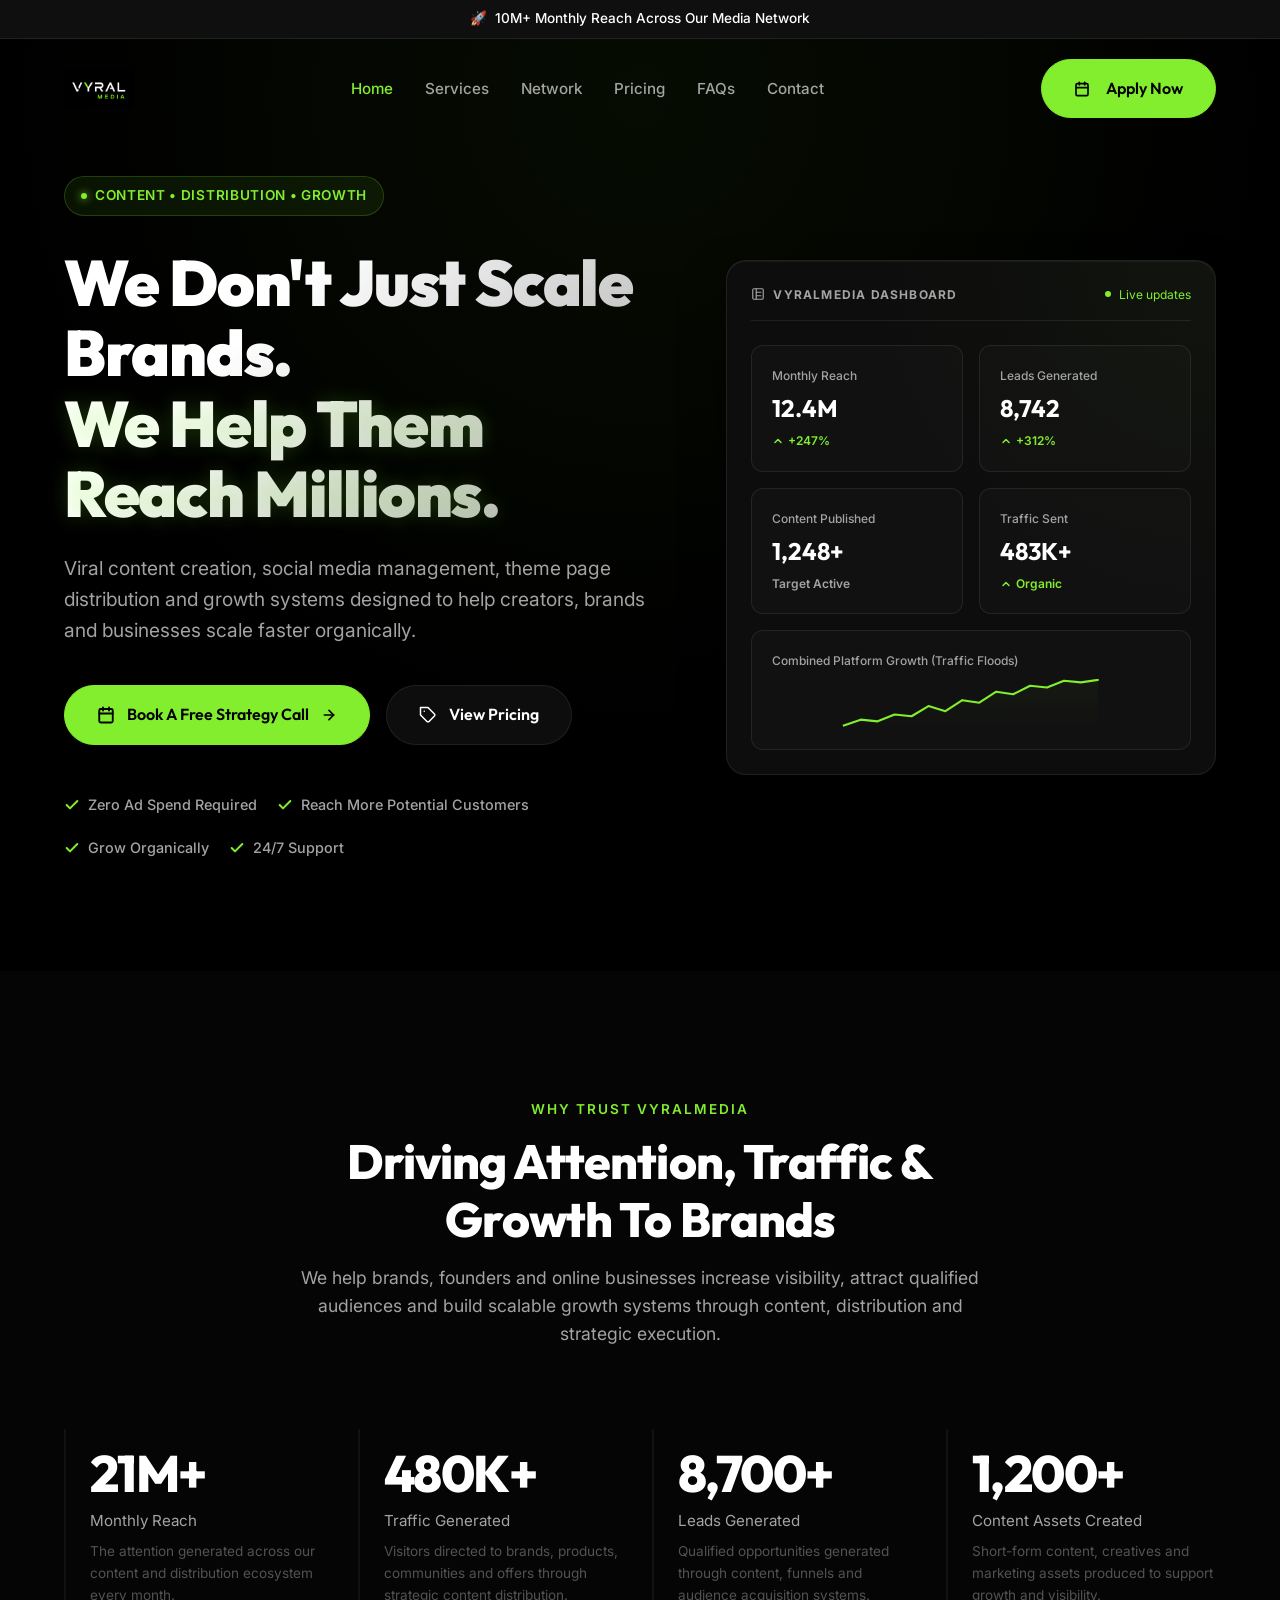
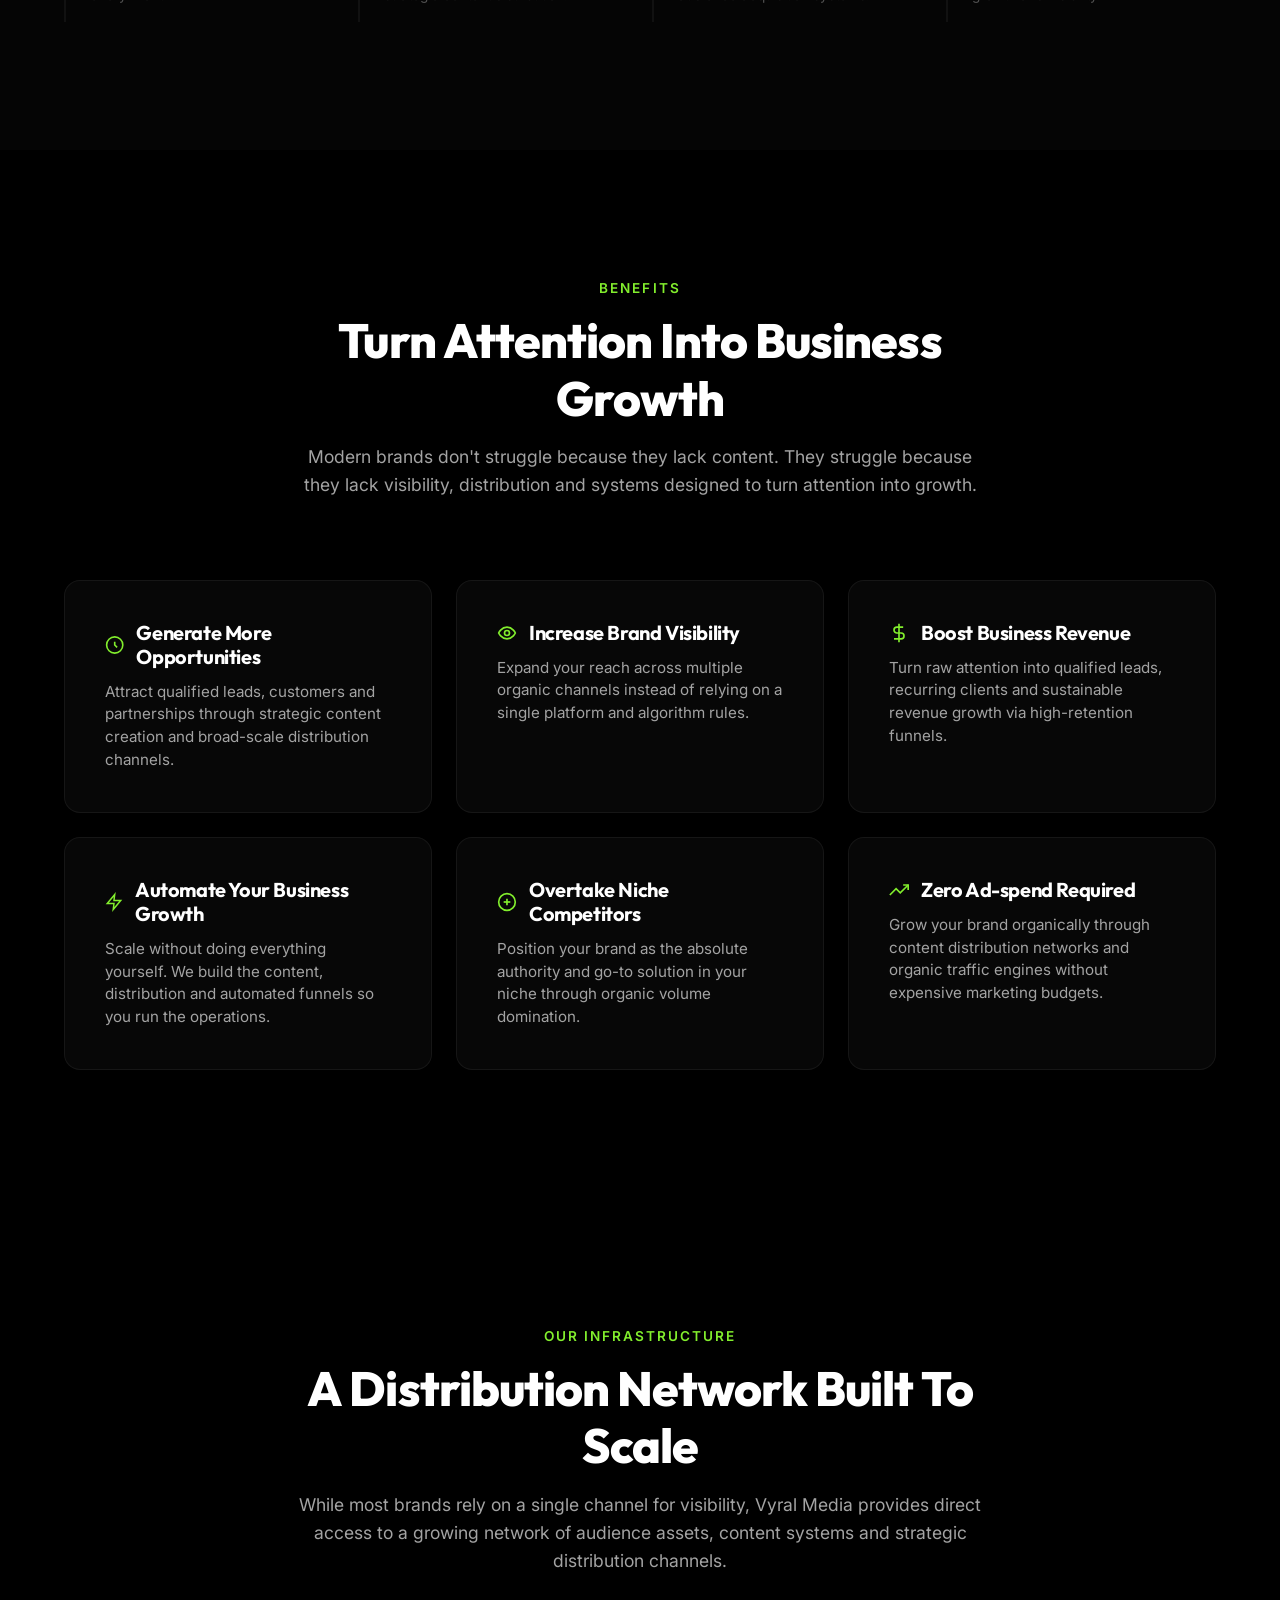
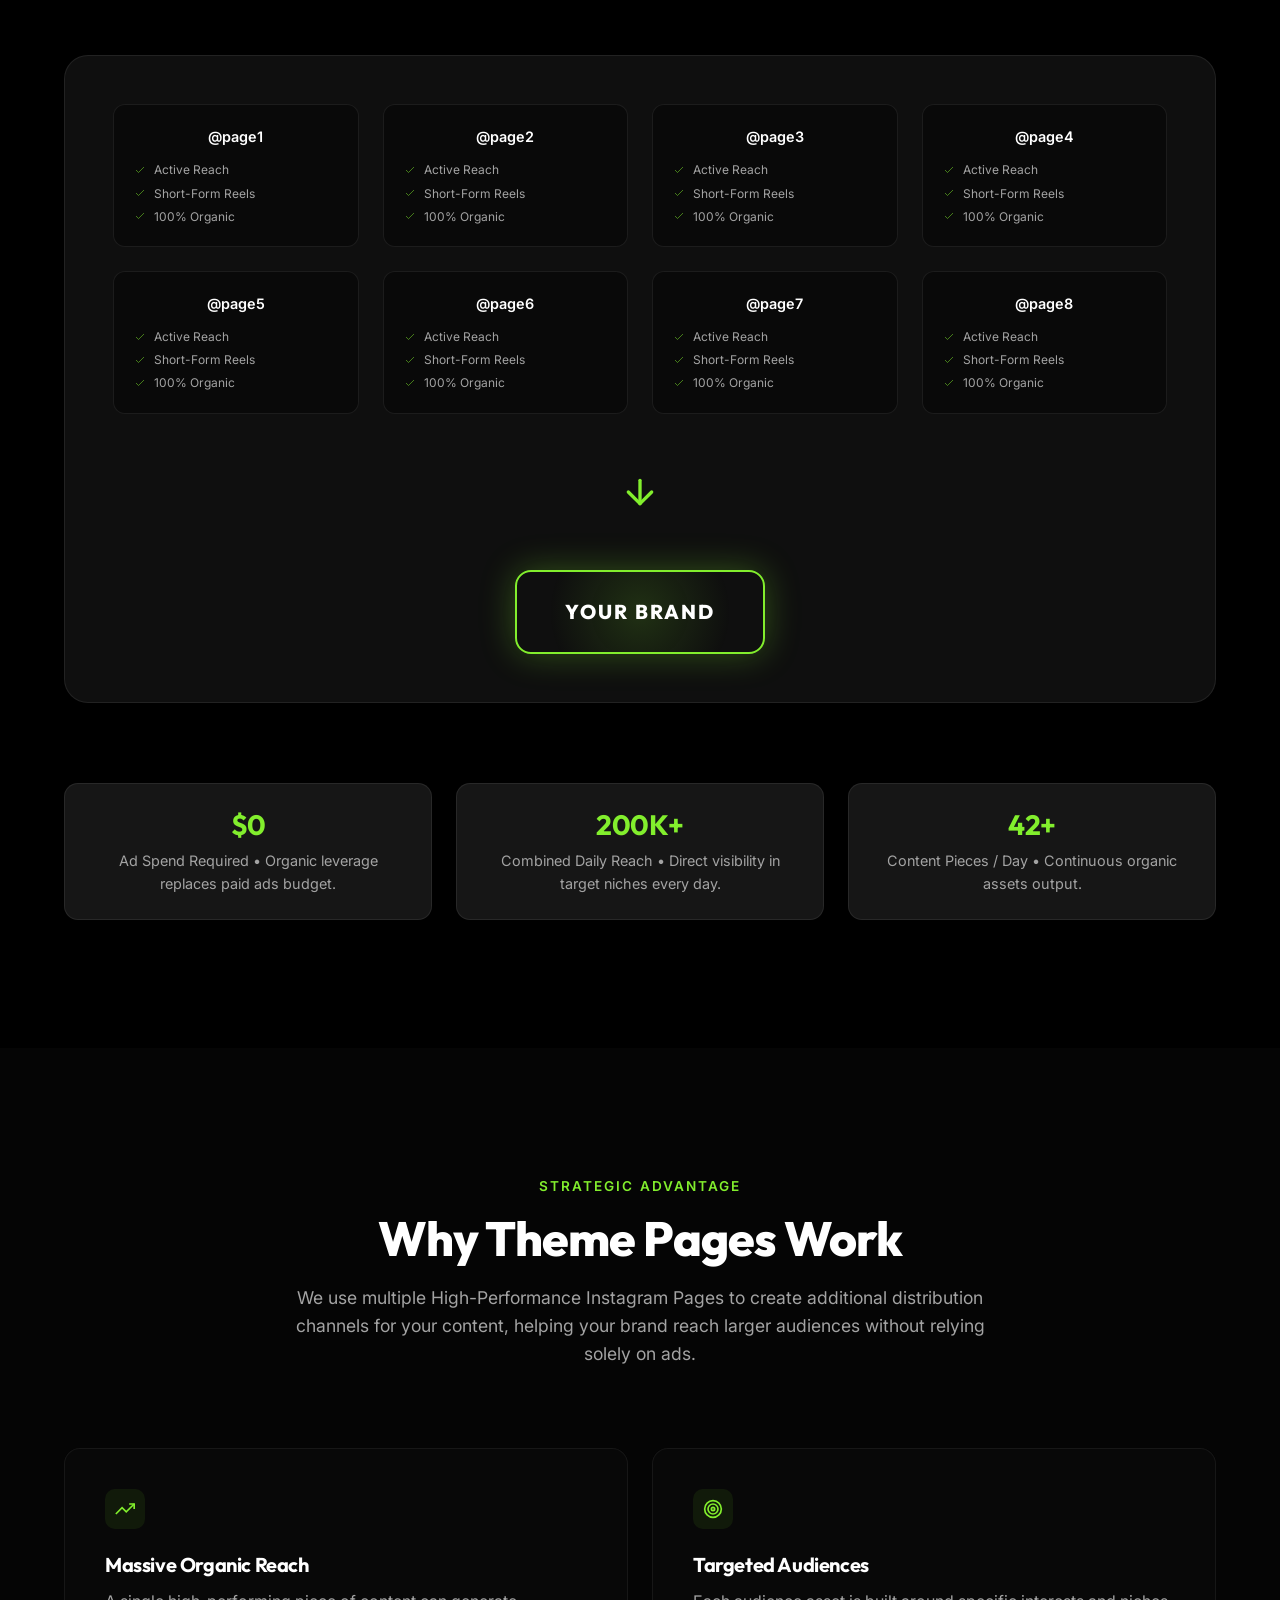
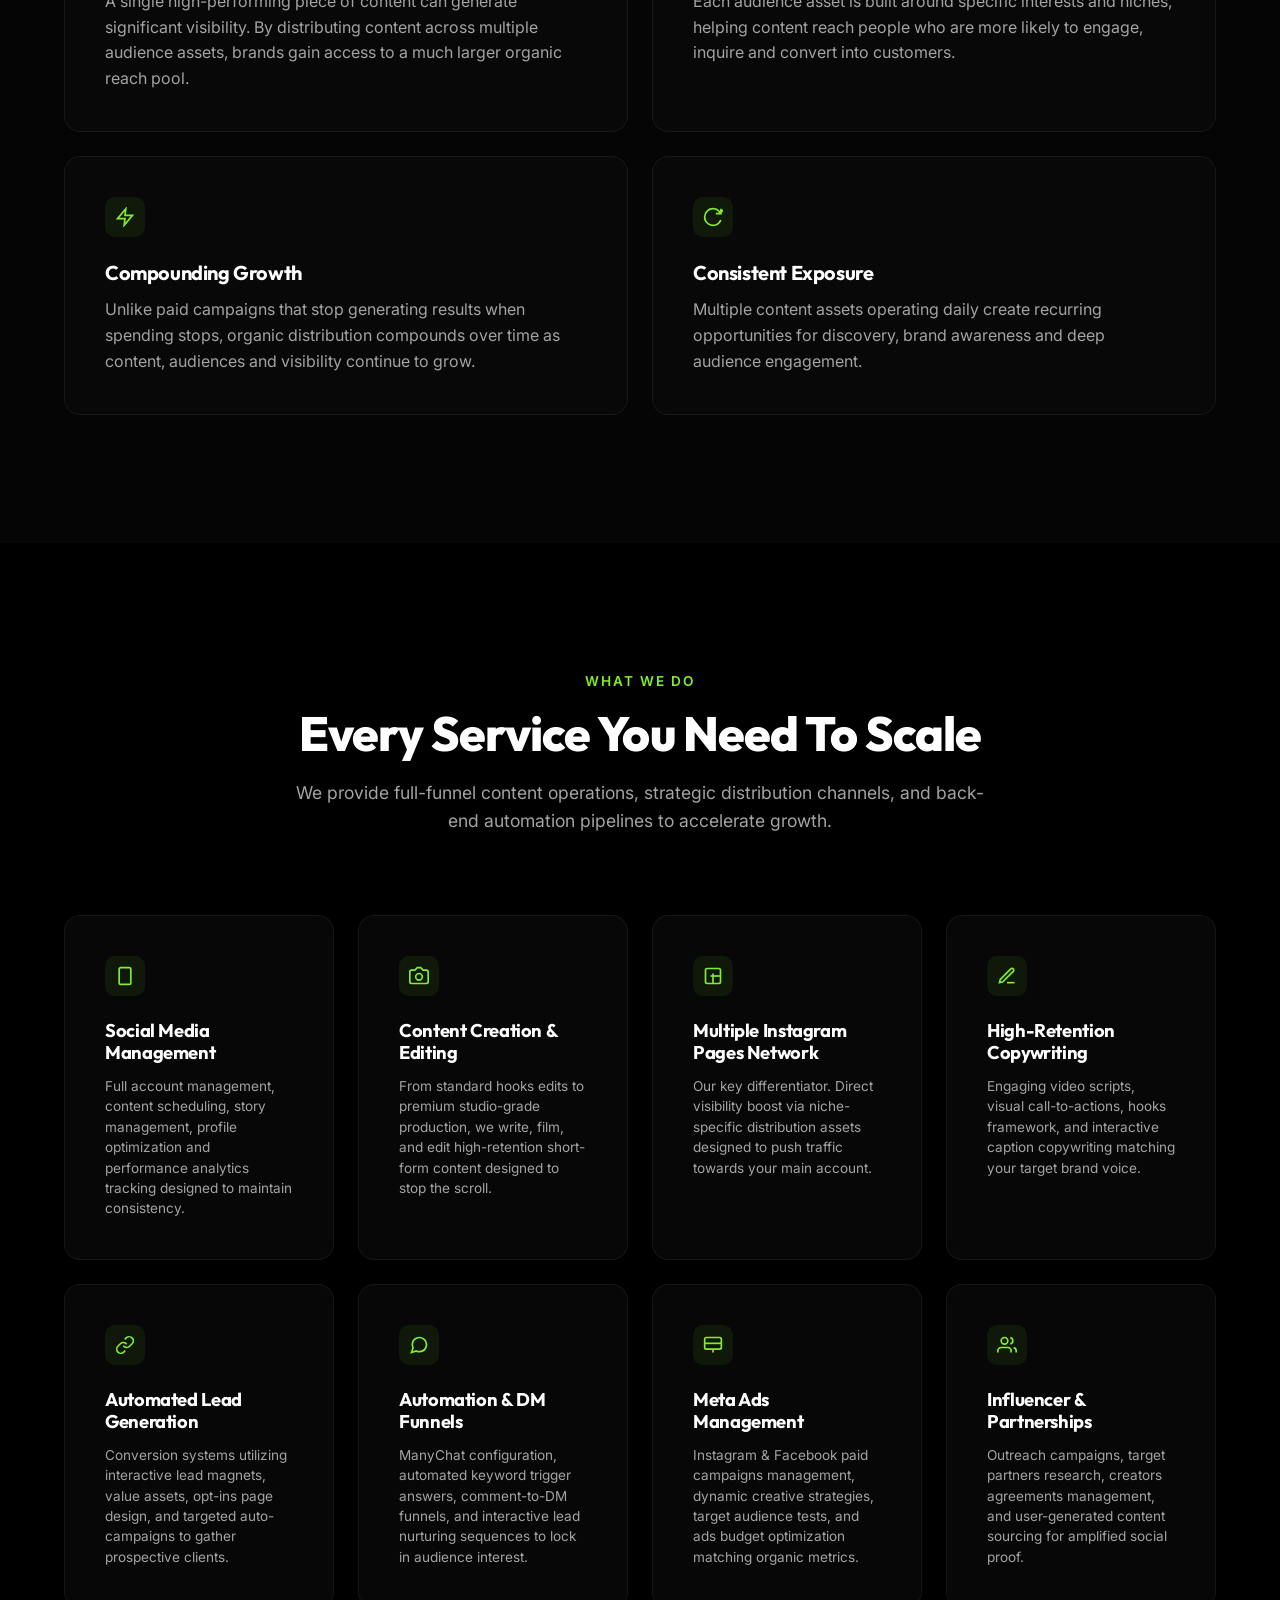
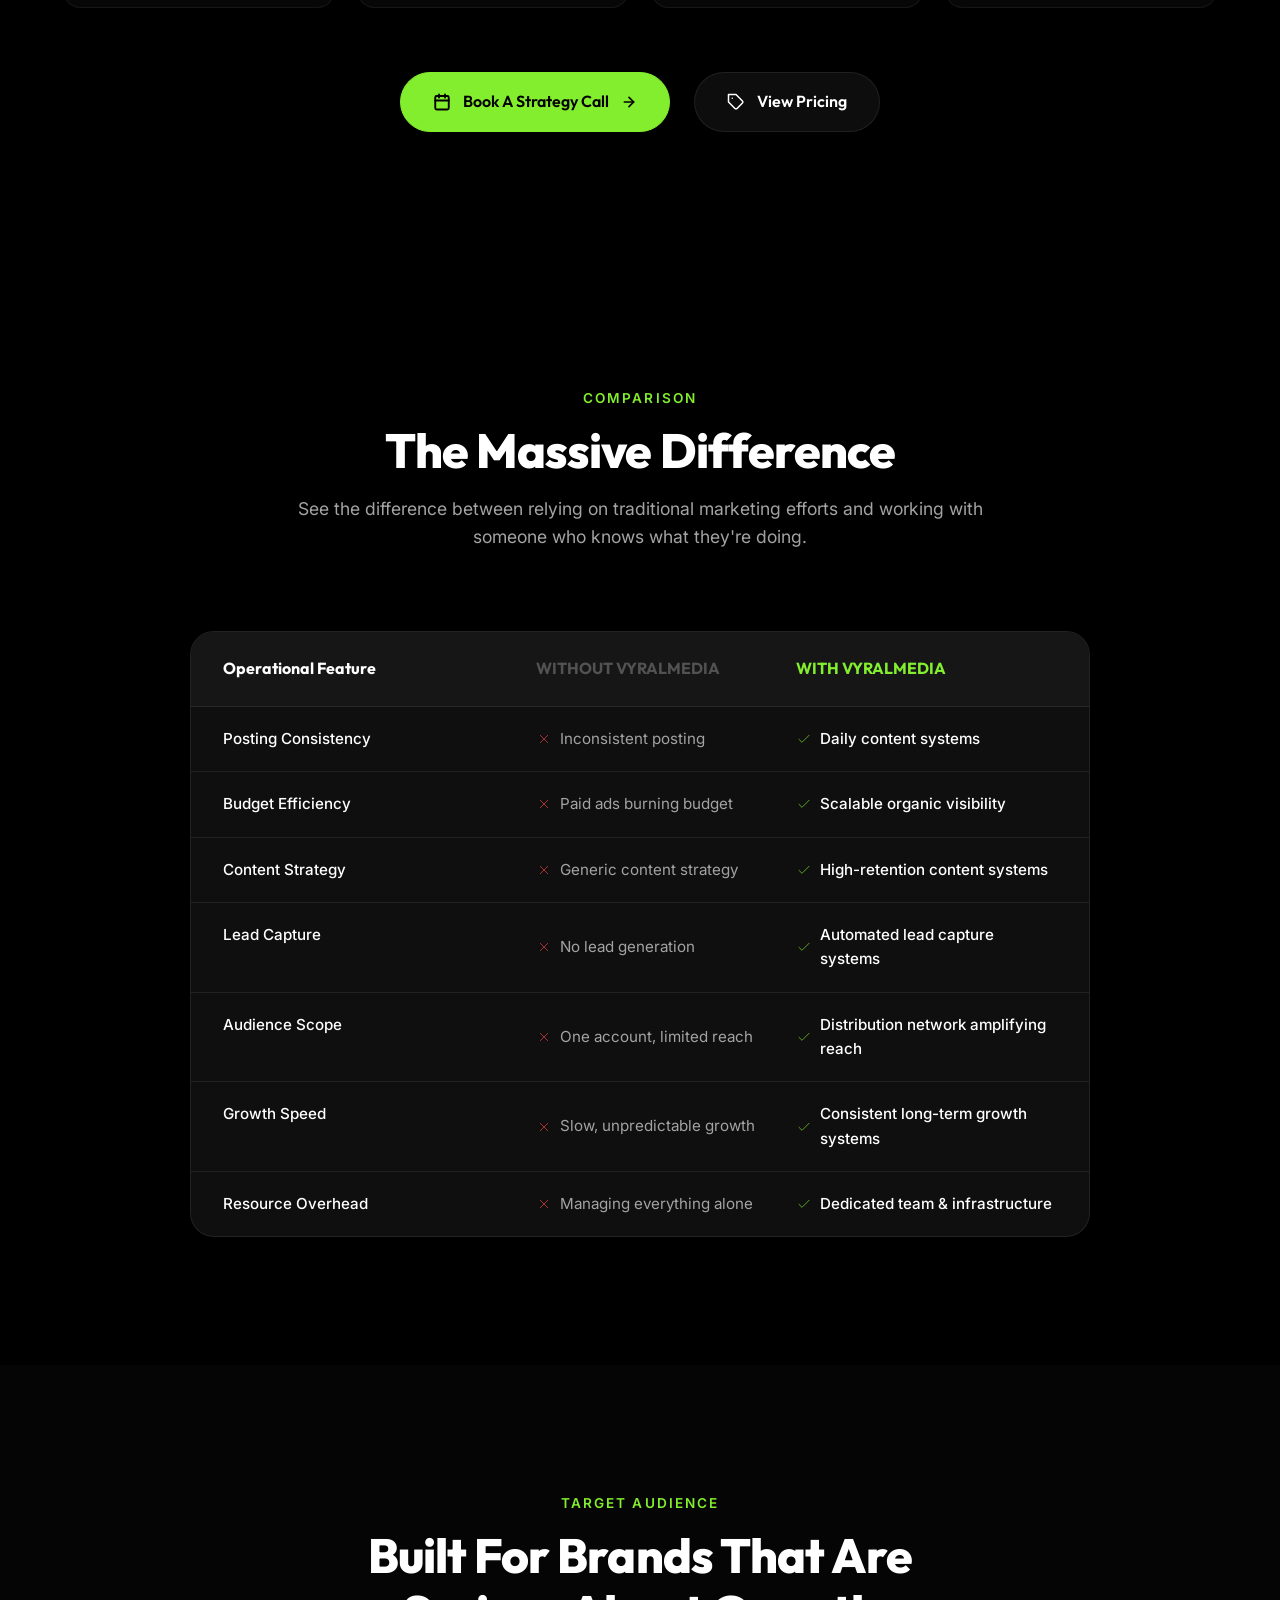
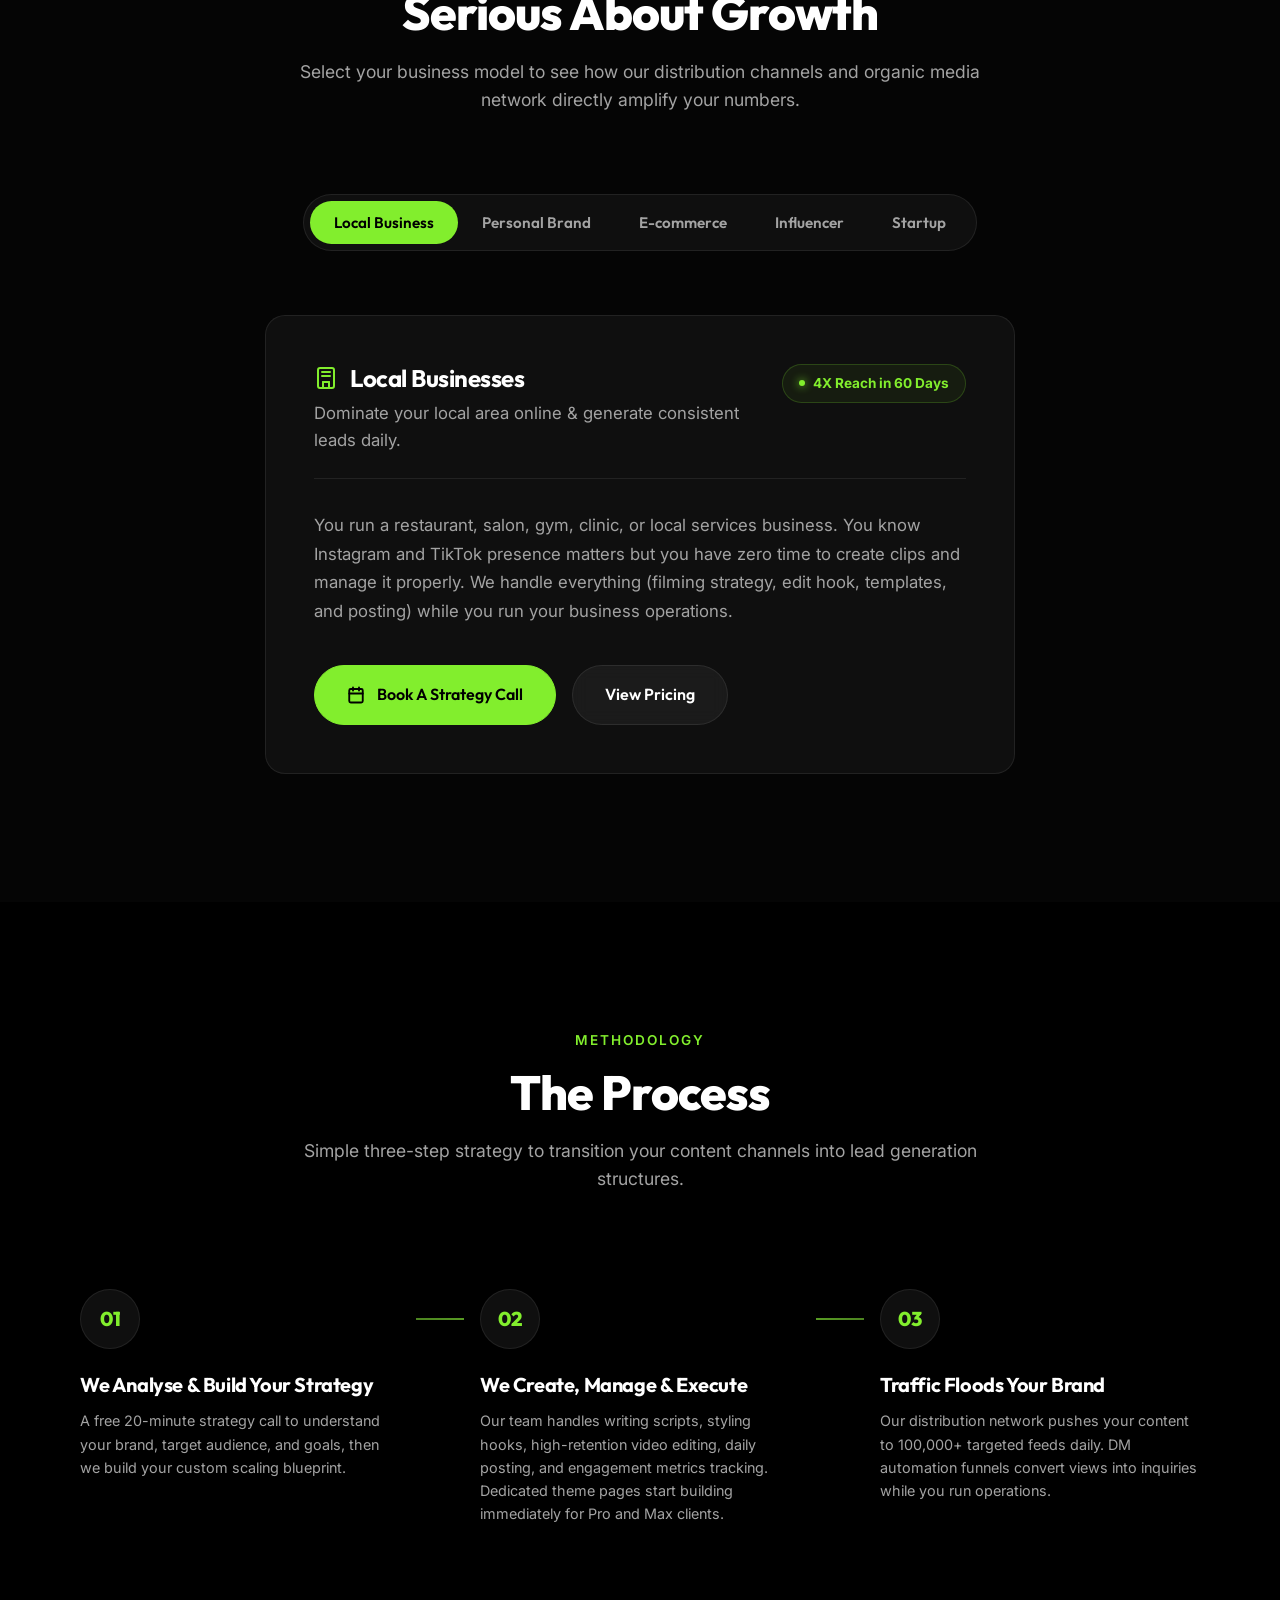
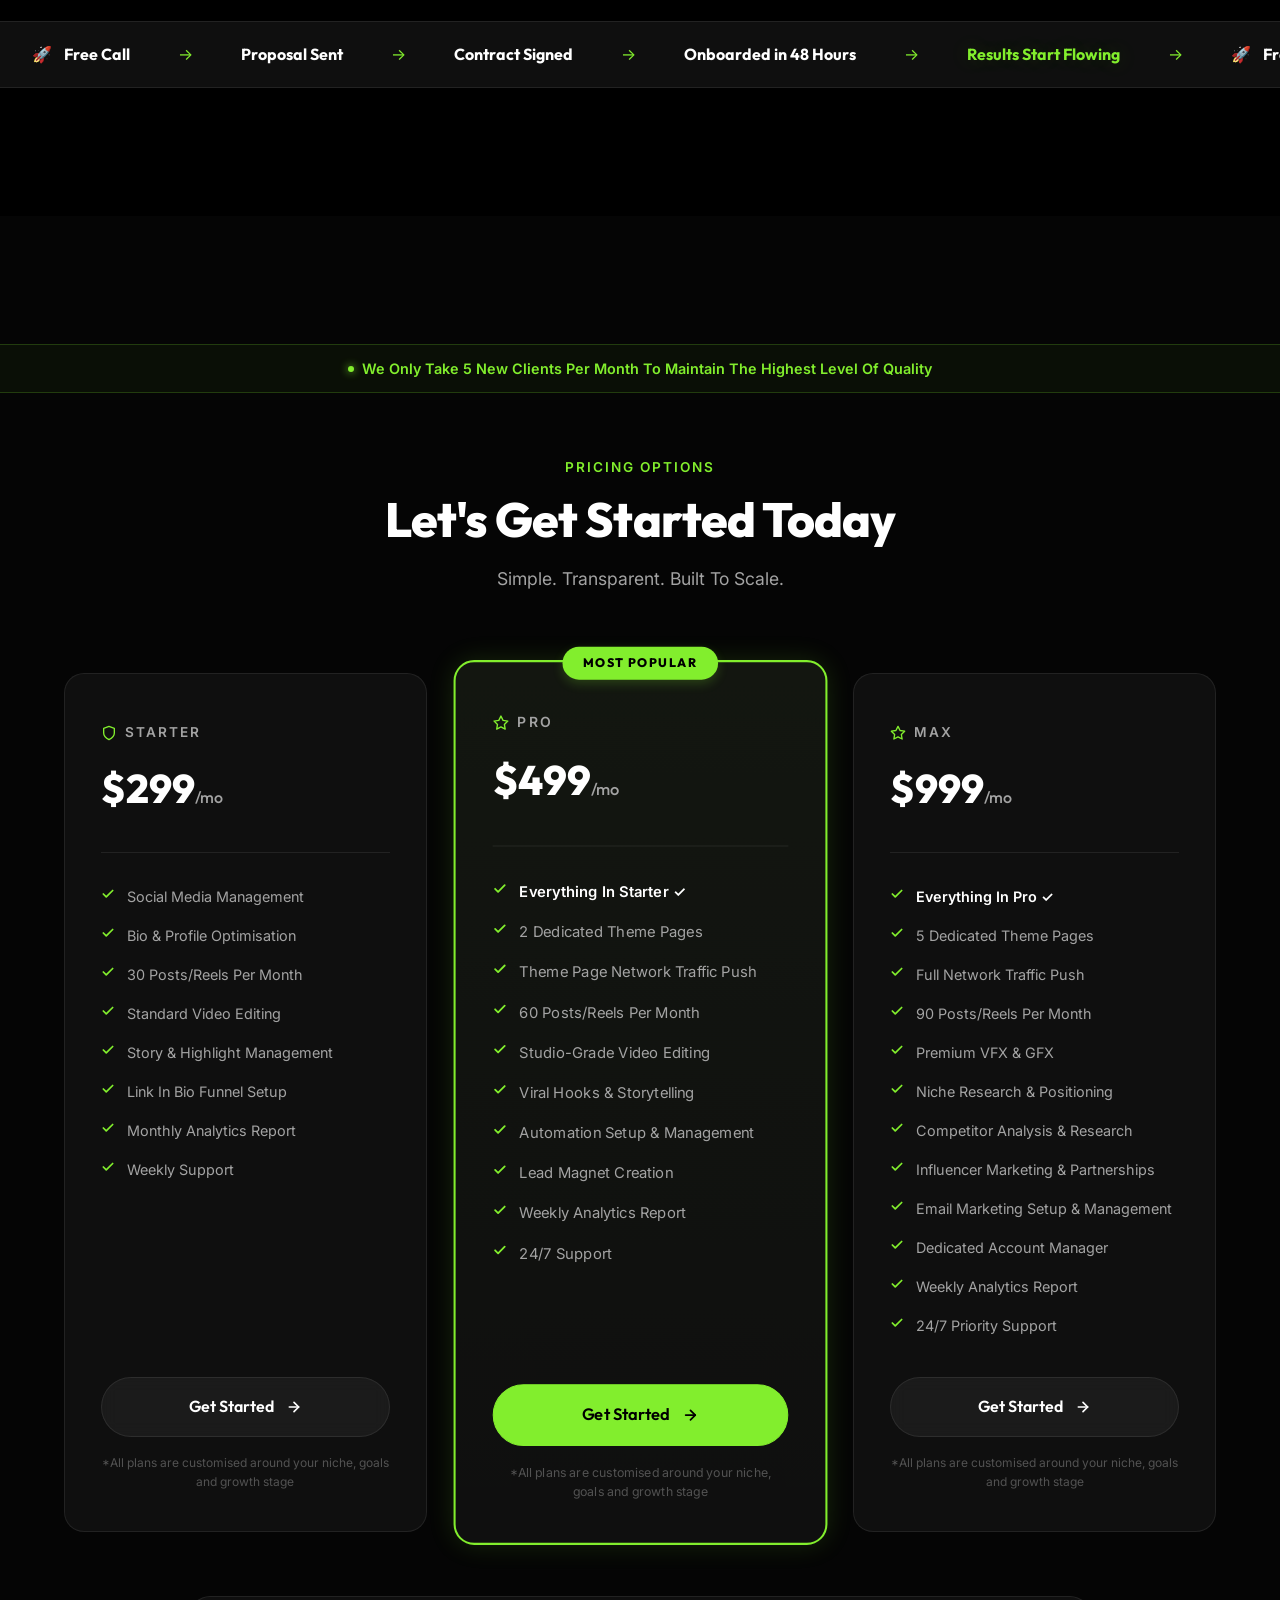
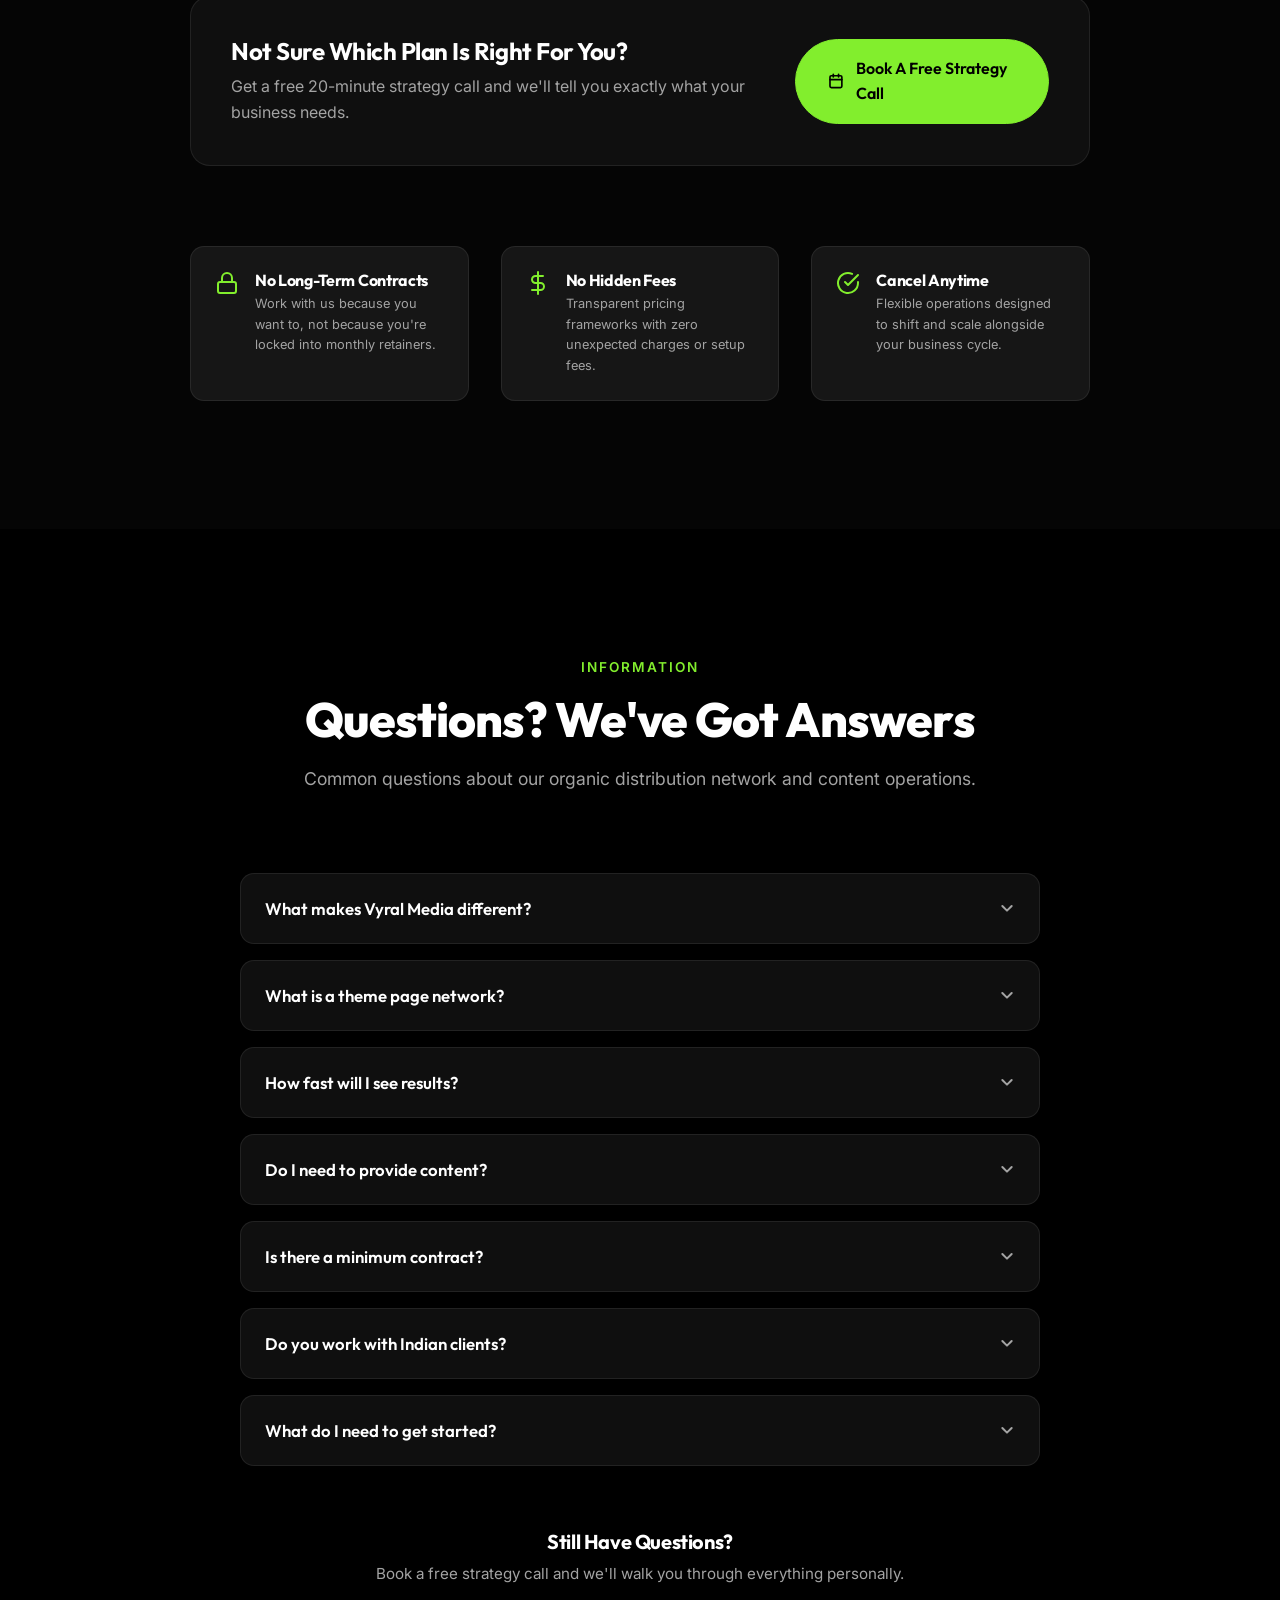
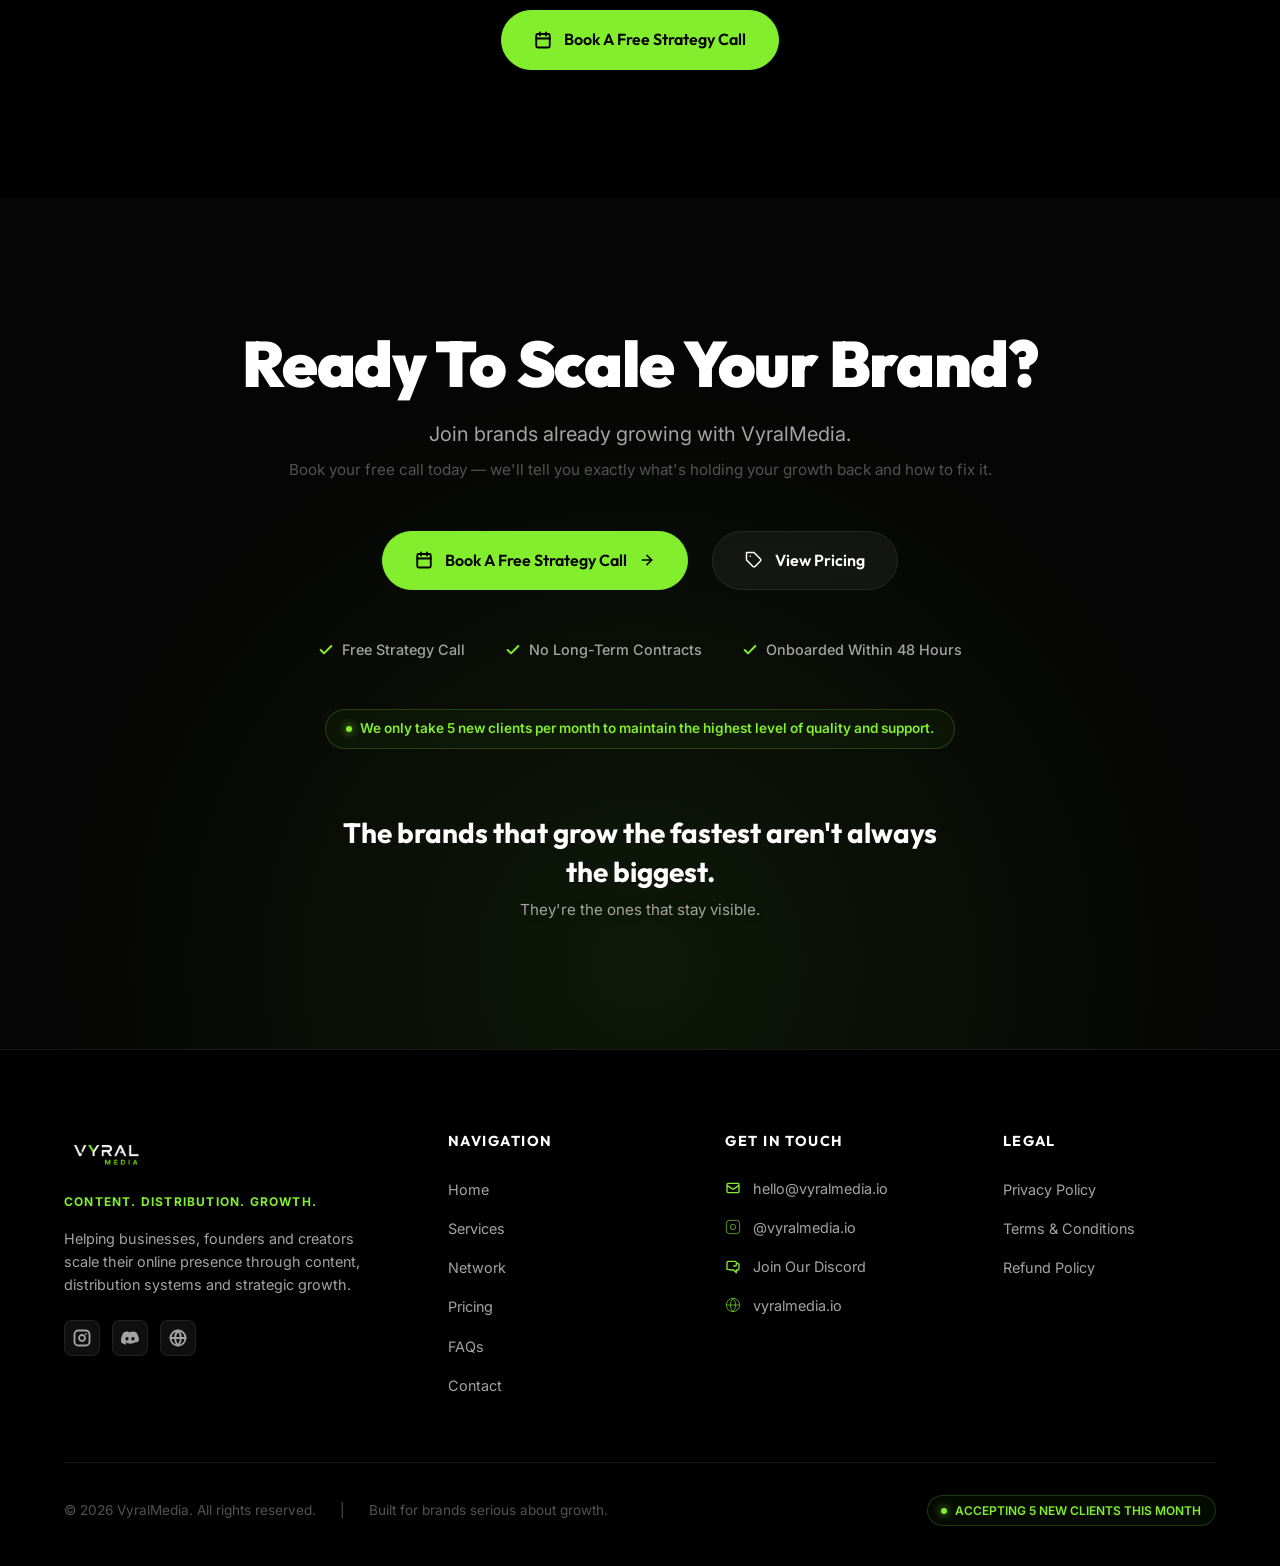
<file: vyral media/index.html>
<!DOCTYPE html>
<html lang="en">
<head>
  <meta charset="UTF-8">
  <meta name="viewport" content="width=device-width, initial-scale=1.0">
  <title>Vyral Media | Scale Your Brand to Millions Organically</title>
  <meta name="description" content="Viral content creation, social media management, theme page distribution and organic growth systems designed to help creators, brands and businesses scale faster.">
  <meta name="keywords" content="viral media, organic growth, social media management, content creation, instagram theme pages, traffic generation">
  
  <!-- CSS Stylesheet -->
  <link rel="stylesheet" href="styles.css">
  
  <!-- Favicon Mock -->
  <link rel="icon" type="image/png" href="data:image/svg+xml,<svg xmlns=%22http://www.w3.org/2000/svg%22 viewBox=%220 0 100 100%22><text y=%22.9em%22 font-size=%2290%22>🚀</text></svg>">
</head>
<body>

  <!-- MOBILE OVERLAY -->
  <div class="mobile-overlay" id="mobile-overlay"></div>

  <!-- HEADER & NAVIGATION WRAPPER -->
  <div class="header-wrapper" id="header-wrapper">
    <!-- Announcement Bar -->
    <div class="announcement-bar" id="announcement-bar">
      <span class="rocket-icon">🚀</span>
      <span>10M+ Monthly Reach Across Our Media Network</span>
    </div>
    
    <!-- Navbar Container -->
    <header class="container">
      <nav class="navbar" id="main-navbar">
        <!-- Logo -->
        <a href="#home" class="logo" id="nav-logo">
          <img src="logo.jpeg" alt="Vyral Media Logo">
        </a>
        
        <!-- Desktop Nav Links -->
        <ul class="nav-menu-desktop" id="nav-menu-desktop">
          <li><a href="#home" class="nav-link active">Home</a></li>
          <li><a href="#services" class="nav-link">Services</a></li>
          <li><a href="#network" class="nav-link">Network</a></li>
          <li><a href="#pricing" class="nav-link">Pricing</a></li>
          <li><a href="#faqs" class="nav-link">FAQs</a></li>
          <li><a href="#contact" class="nav-link">Contact</a></li>
        </ul>
        
        <!-- CTA & Hamburger -->
        <div class="nav-actions">
          <a href="#contact" class="btn btn-primary" id="navbar-cta">
            <svg class="calendar-icon" xmlns="http://www.w3.org/2000/svg" width="16" height="16" viewBox="0 0 24 24" fill="none" stroke="currentColor" stroke-width="2.5" stroke-linecap="round" stroke-linejoin="round" style="margin-right: 0.25rem;"><rect x="3" y="4" width="18" height="18" rx="2" ry="2"></rect><line x1="16" y1="2" x2="16" y2="6"></line><line x1="8" y1="2" x2="8" y2="6"></line><line x1="3" y1="10" x2="21" y2="10"></line></svg>
            Apply Now
          </a>
          <button class="hamburger-btn" id="hamburger-btn" aria-label="Toggle navigation menu">
            <span class="hamburger-line"></span>
            <span class="hamburger-line"></span>
            <span class="hamburger-line"></span>
          </button>
        </div>
      </nav>
    </header>
  </div>

  <!-- MOBILE NAVIGATION DRAWER -->
  <div class="nav-menu-mobile" id="nav-menu-mobile">
    <ul>
      <li><a href="#home" class="nav-link mobile-link active">Home</a></li>
      <li><a href="#services" class="nav-link mobile-link">Services</a></li>
      <li><a href="#network" class="nav-link mobile-link">Network</a></li>
      <li><a href="#pricing" class="nav-link mobile-link">Pricing</a></li>
      <li><a href="#faqs" class="nav-link mobile-link">FAQs</a></li>
      <li><a href="#contact" class="nav-link mobile-link">Contact</a></li>
    </ul>
    
    <a href="#contact" class="btn btn-primary btn-full mobile-link" id="mobile-drawer-cta">
      <svg xmlns="http://www.w3.org/2000/svg" width="18" height="18" viewBox="0 0 24 24" fill="none" stroke="currentColor" stroke-width="2.5" stroke-linecap="round" stroke-linejoin="round"><rect x="3" y="4" width="18" height="18" rx="2" ry="2"></rect><line x1="16" y1="2" x2="16" y2="6"></line><line x1="8" y1="2" x2="8" y2="6"></line><line x1="3" y1="10" x2="21" y2="10"></line></svg>
      Book A Strategy Call
      <svg class="arrow-icon" xmlns="http://www.w3.org/2000/svg" viewBox="0 0 24 24" fill="none" stroke="currentColor" stroke-width="2.5" stroke-linecap="round" stroke-linejoin="round"><line x1="5" y1="12" x2="19" y2="12"></line><polyline points="12 5 19 12 12 19"></polyline></svg>
    </a>
  </div>

  <main>
    
    <!-- 2. HERO SECTION -->
    <section class="hero section-padding" id="home">
      <div class="container hero-grid">
        <div class="hero-content">
          <!-- Trust Badge -->
          <div class="trust-badge" id="hero-trust-badge">
            <span></span> Content &bull; Distribution &bull; Growth
          </div>
          
          <h1 class="text-gradient">We Don't Just Scale Brands.<br><span class="highlight-green">We Help Them Reach Millions.</span></h1>
          
          <p>Viral content creation, social media management, theme page distribution and growth systems designed to help creators, brands and businesses scale faster organically.</p>
          
          <div class="hero-ctas">
            <a href="#contact" class="btn btn-primary" id="hero-primary-cta">
              <svg xmlns="http://www.w3.org/2000/svg" width="18" height="18" viewBox="0 0 24 24" fill="none" stroke="currentColor" stroke-width="2.5" stroke-linecap="round" stroke-linejoin="round"><rect x="3" y="4" width="18" height="18" rx="2" ry="2"></rect><line x1="16" y1="2" x2="16" y2="6"></line><line x1="8" y1="2" x2="8" y2="6"></line><line x1="3" y1="10" x2="21" y2="10"></line></svg>
              Book A Free Strategy Call
              <svg class="arrow-icon" xmlns="http://www.w3.org/2000/svg" viewBox="0 0 24 24" fill="none" stroke="currentColor" stroke-width="2.5" stroke-linecap="round" stroke-linejoin="round"><line x1="5" y1="12" x2="19" y2="12"></line><polyline points="12 5 19 12 12 19"></polyline></svg>
            </a>
            <a href="#pricing" class="btn btn-secondary" id="hero-secondary-cta">
              <svg xmlns="http://www.w3.org/2000/svg" width="18" height="18" viewBox="0 0 24 24" fill="none" stroke="currentColor" stroke-width="2" stroke-linecap="round" stroke-linejoin="round"><path d="M20.59 13.41l-7.17 7.17a2 2 0 0 1-2.83 0L2 12V2h10l8.59 8.59a2 2 0 0 1 0 2.82z"></path><line x1="7" y1="7" x2="7.01" y2="7"></line></svg>
              View Pricing
            </a>
          </div>
          
          <div class="hero-features">
            <div class="hero-feature-item">
              <svg xmlns="http://www.w3.org/2000/svg" width="16" height="16" viewBox="0 0 24 24" fill="none" stroke="currentColor" stroke-width="3" stroke-linecap="round" stroke-linejoin="round"><polyline points="20 6 9 17 4 12"></polyline></svg>
              Zero Ad Spend Required
            </div>
            <div class="hero-feature-item">
              <svg xmlns="http://www.w3.org/2000/svg" width="16" height="16" viewBox="0 0 24 24" fill="none" stroke="currentColor" stroke-width="3" stroke-linecap="round" stroke-linejoin="round"><polyline points="20 6 9 17 4 12"></polyline></svg>
              Reach More Potential Customers
            </div>
            <div class="hero-feature-item">
              <svg xmlns="http://www.w3.org/2000/svg" width="16" height="16" viewBox="0 0 24 24" fill="none" stroke="currentColor" stroke-width="3" stroke-linecap="round" stroke-linejoin="round"><polyline points="20 6 9 17 4 12"></polyline></svg>
              Grow Organically
            </div>
            <div class="hero-feature-item">
              <svg xmlns="http://www.w3.org/2000/svg" width="16" height="16" viewBox="0 0 24 24" fill="none" stroke="currentColor" stroke-width="3" stroke-linecap="round" stroke-linejoin="round"><polyline points="20 6 9 17 4 12"></polyline></svg>
              24/7 Support
            </div>
          </div>
        </div>
        
        <!-- HERO DASHBOARD MOCKUP -->
        <div class="hero-dashboard-container">
          <div class="dashboard-mockup" id="hero-dashboard">
            <div class="db-header">
              <div class="db-title">
                <svg xmlns="http://www.w3.org/2000/svg" width="14" height="14" viewBox="0 0 24 24" fill="none" stroke="currentColor" stroke-width="2" stroke-linecap="round" stroke-linejoin="round"><rect x="3" y="3" width="18" height="18" rx="2" ry="2"></rect><line x1="9" y1="3" x2="9" y2="21"></line><line x1="17" y1="9" x2="9" y2="9"></line><line x1="17" y1="15" x2="9" y2="15"></line></svg>
                VYRALMEDIA Dashboard
              </div>
              <div class="db-status">
                <span class="db-status-dot"></span> Live updates
              </div>
            </div>
            
            <div class="db-grid">
              <!-- Metric 1 -->
              <div class="db-card">
                <div class="db-card-label">Monthly Reach</div>
                <div class="db-card-value">12.4M</div>
                <div class="db-card-change">
                  <svg xmlns="http://www.w3.org/2000/svg" width="12" height="12" viewBox="0 0 24 24" fill="none" stroke="currentColor" stroke-width="3" stroke-linecap="round" stroke-linejoin="round"><polyline points="18 15 12 9 6 15"></polyline></svg>
                  +247%
                </div>
              </div>
              <!-- Metric 2 -->
              <div class="db-card">
                <div class="db-card-label">Leads Generated</div>
                <div class="db-card-value">8,742</div>
                <div class="db-card-change">
                  <svg xmlns="http://www.w3.org/2000/svg" width="12" height="12" viewBox="0 0 24 24" fill="none" stroke="currentColor" stroke-width="3" stroke-linecap="round" stroke-linejoin="round"><polyline points="18 15 12 9 6 15"></polyline></svg>
                  +312%
                </div>
              </div>
              <!-- Metric 3 -->
              <div class="db-card">
                <div class="db-card-label">Content Published</div>
                <div class="db-card-value">1,248+</div>
                <div class="db-card-change" style="color: var(--text-secondary);">
                  Target Active
                </div>
              </div>
              <!-- Metric 4 -->
              <div class="db-card">
                <div class="db-card-label">Traffic Sent</div>
                <div class="db-card-value">483K+</div>
                <div class="db-card-change">
                  <svg xmlns="http://www.w3.org/2000/svg" width="12" height="12" viewBox="0 0 24 24" fill="none" stroke="currentColor" stroke-width="3" stroke-linecap="round" stroke-linejoin="round"><polyline points="18 15 12 9 6 15"></polyline></svg>
                  Organic
                </div>
              </div>
            </div>
            
            <!-- Graphic Chart Visual -->
            <div class="db-chart-container">
              <div class="db-chart-label">Combined Platform Growth (Traffic Floods)</div>
              <svg class="db-chart-svg" viewBox="0 0 300 60">
                <defs>
                  <linearGradient id="chartGlow" x1="0" y1="0" x2="0" y2="1">
                    <stop offset="0%" stop-color="var(--accent)" stop-opacity="0.25"/>
                    <stop offset="100%" stop-color="var(--accent)" stop-opacity="0"/>
                  </linearGradient>
                </defs>
                <path class="chart-gradient" d="M 0 55 L 20 48 L 40 50 L 60 42 L 80 44 L 100 32 L 120 38 L 140 25 L 160 28 L 180 15 L 200 18 L 220 8 L 240 10 L 260 2 L 280 4 L 300 1 L 300 60 L 0 60 Z" fill="url(#chartGlow)"/>
                <path class="chart-line" d="M 0 55 L 20 48 L 40 50 L 60 42 L 80 44 L 100 32 L 120 38 L 140 25 L 160 28 L 180 15 L 200 18 L 220 8 L 240 10 L 260 2 L 280 4 L 300 1" fill="none" stroke="var(--accent)" stroke-width="2.5" stroke-linecap="round" stroke-linejoin="round"/>
              </svg>
            </div>
          </div>
        </div>
      </div>
    </section>

    <!-- 3. SOCIAL PROOF SECTION -->
    <section class="social-proof section-padding" id="social-proof">
      <div class="container">
        <div class="section-header">
          <span class="section-tag">Why Trust VyralMedia</span>
          <h2>Driving Attention, Traffic & Growth To Brands</h2>
          <p>We help brands, founders and online businesses increase visibility, attract qualified audiences and build scalable growth systems through content, distribution and strategic execution.</p>
        </div>
        
        <div class="grid stats-grid" id="stats-grid">
          <!-- Card 1 -->
          <div class="stat-card" id="stat-reach">
            <div class="stat-number" data-target="21" data-suffix="M+">0M+</div>
            <div class="stat-label">Monthly Reach</div>
            <p style="font-size: 0.85rem; margin-top: 0.5rem; color: var(--text-muted);">The attention generated across our content and distribution ecosystem every month.</p>
          </div>
          <!-- Card 2 -->
          <div class="stat-card" id="stat-traffic">
            <div class="stat-number" data-target="480" data-suffix="K+">0K+</div>
            <div class="stat-label">Traffic Generated</div>
            <p style="font-size: 0.85rem; margin-top: 0.5rem; color: var(--text-muted);">Visitors directed to brands, products, communities and offers through strategic content distribution.</p>
          </div>
          <!-- Card 3 -->
          <div class="stat-card" id="stat-leads">
            <div class="stat-number" data-target="8700" data-suffix="+">0+</div>
            <div class="stat-label">Leads Generated</div>
            <p style="font-size: 0.85rem; margin-top: 0.5rem; color: var(--text-muted);">Qualified opportunities generated through content, funnels and audience acquisition systems.</p>
          </div>
          <!-- Card 4 -->
          <div class="stat-card" id="stat-content">
            <div class="stat-number" data-target="1200" data-suffix="+">0+</div>
            <div class="stat-label">Content Assets Created</div>
            <p style="font-size: 0.85rem; margin-top: 0.5rem; color: var(--text-muted);">Short-form content, creatives and marketing assets produced to support growth and visibility.</p>
          </div>
        </div>
      </div>
    </section>

    <!-- 4. VYRALMEDIA BENEFITS SECTION -->
    <section class="benefits section-padding" id="benefits">
      <div class="container">
        <div class="section-header">
          <span class="section-tag">Benefits</span>
          <h2>Turn Attention Into Business Growth</h2>
          <p>Modern brands don't struggle because they lack content. They struggle because they lack visibility, distribution and systems designed to turn attention into growth.</p>
        </div>
        
        <div class="grid benefits-grid">
          <!-- Card 1 -->
          <div class="glass-card benefit-card">
            <div class="benefit-card-content">
              <h3>
                <svg xmlns="http://www.w3.org/2000/svg" fill="none" viewBox="0 0 24 24" stroke="currentColor" stroke-width="2"><circle cx="12" cy="12" r="10"></circle><path d="M12 8v4l3 3"></path></svg>
                Generate More Opportunities
              </h3>
              <p>Attract qualified leads, customers and partnerships through strategic content creation and broad-scale distribution channels.</p>
            </div>
          </div>
          <!-- Card 2 -->
          <div class="glass-card benefit-card">
            <div class="benefit-card-content">
              <h3>
                <svg xmlns="http://www.w3.org/2000/svg" fill="none" viewBox="0 0 24 24" stroke="currentColor" stroke-width="2"><path d="M2 12s3-7 10-7 10 7 10 7-3 7-10 7-10-7-10-7z"></path><circle cx="12" cy="12" r="3"></circle></svg>
                Increase Brand Visibility
              </h3>
              <p>Expand your reach across multiple organic channels instead of relying on a single platform and algorithm rules.</p>
            </div>
          </div>
          <!-- Card 3 -->
          <div class="glass-card benefit-card">
            <div class="benefit-card-content">
              <h3>
                <svg xmlns="http://www.w3.org/2000/svg" fill="none" viewBox="0 0 24 24" stroke="currentColor" stroke-width="2"><line x1="12" y1="1" x2="12" y2="23"></line><path d="M17 5H9.5a3.5 3.5 0 0 0 0 7h5a3.5 3.5 0 0 1 0 7H6"></path></svg>
                Boost Business Revenue
              </h3>
              <p>Turn raw attention into qualified leads, recurring clients and sustainable revenue growth via high-retention funnels.</p>
            </div>
          </div>
          <!-- Card 4 -->
          <div class="glass-card benefit-card">
            <div class="benefit-card-content">
              <h3>
                <svg xmlns="http://www.w3.org/2000/svg" fill="none" viewBox="0 0 24 24" stroke="currentColor" stroke-width="2"><polygon points="13 2 3 14 12 14 11 22 21 10 12 10 13 2"></polygon></svg>
                Automate Your Business Growth
              </h3>
              <p>Scale without doing everything yourself. We build the content, distribution and automated funnels so you run the operations.</p>
            </div>
          </div>
          <!-- Card 5 -->
          <div class="glass-card benefit-card">
            <div class="benefit-card-content">
              <h3>
                <svg xmlns="http://www.w3.org/2000/svg" fill="none" viewBox="0 0 24 24" stroke="currentColor" stroke-width="2"><circle cx="12" cy="12" r="10"></circle><path d="M8 12h8"></path><path d="M12 8v8"></path></svg>
                Overtake Niche Competitors
              </h3>
              <p>Position your brand as the absolute authority and go-to solution in your niche through organic volume domination.</p>
            </div>
          </div>
          <!-- Card 6 -->
          <div class="glass-card benefit-card">
            <div class="benefit-card-content">
              <h3>
                <svg xmlns="http://www.w3.org/2000/svg" fill="none" viewBox="0 0 24 24" stroke="currentColor" stroke-width="2"><polyline points="23 6 13.5 15.5 8.5 10.5 1 18"></polyline><polyline points="17 6 23 6 23 12"></polyline></svg>
                Zero Ad-spend Required
              </h3>
              <p>Grow your brand organically through content distribution networks and organic traffic engines without expensive marketing budgets.</p>
            </div>
          </div>
        </div>
      </div>
    </section>

    <!-- 5. THE VYRALMEDIA NETWORK SECTION -->
    <section class="network section-padding" id="network">
      <div class="container">
        <div class="section-header">
          <span class="section-tag">Our Infrastructure</span>
          <h2>A Distribution Network Built To Scale</h2>
          <p>While most brands rely on a single channel for visibility, Vyral Media provides direct access to a growing network of audience assets, content systems and strategic distribution channels.</p>
        </div>
        
        <!-- Interactive Node Connection Funnel layout -->
        <div class="network-showcase-container">
          <div class="network-nodes-flow" id="network-nodes-flow">
            <!-- 8 Theme Pages nodes -->
            <div class="nodes-grid">
              <div class="node-card" id="node-page1">
                <div class="node-handle">@page1</div>
                <div class="node-stats">
                  <div class="node-stat-item">
                    <svg xmlns="http://www.w3.org/2000/svg" fill="none" viewBox="0 0 24 24" stroke="currentColor"><path d="M20 6L9 17l-5-5"></path></svg>
                    Active Reach
                  </div>
                  <div class="node-stat-item">
                    <svg xmlns="http://www.w3.org/2000/svg" fill="none" viewBox="0 0 24 24" stroke="currentColor"><path d="M20 6L9 17l-5-5"></path></svg>
                    Short-Form Reels
                  </div>
                  <div class="node-stat-item">
                    <svg xmlns="http://www.w3.org/2000/svg" fill="none" viewBox="0 0 24 24" stroke="currentColor"><path d="M20 6L9 17l-5-5"></path></svg>
                    100% Organic
                  </div>
                </div>
              </div>
              <div class="node-card" id="node-page2">
                <div class="node-handle">@page2</div>
                <div class="node-stats">
                  <div class="node-stat-item">
                    <svg xmlns="http://www.w3.org/2000/svg" fill="none" viewBox="0 0 24 24" stroke="currentColor"><path d="M20 6L9 17l-5-5"></path></svg>
                    Active Reach
                  </div>
                  <div class="node-stat-item">
                    <svg xmlns="http://www.w3.org/2000/svg" fill="none" viewBox="0 0 24 24" stroke="currentColor"><path d="M20 6L9 17l-5-5"></path></svg>
                    Short-Form Reels
                  </div>
                  <div class="node-stat-item">
                    <svg xmlns="http://www.w3.org/2000/svg" fill="none" viewBox="0 0 24 24" stroke="currentColor"><path d="M20 6L9 17l-5-5"></path></svg>
                    100% Organic
                  </div>
                </div>
              </div>
              <div class="node-card" id="node-page3">
                <div class="node-handle">@page3</div>
                <div class="node-stats">
                  <div class="node-stat-item">
                    <svg xmlns="http://www.w3.org/2000/svg" fill="none" viewBox="0 0 24 24" stroke="currentColor"><path d="M20 6L9 17l-5-5"></path></svg>
                    Active Reach
                  </div>
                  <div class="node-stat-item">
                    <svg xmlns="http://www.w3.org/2000/svg" fill="none" viewBox="0 0 24 24" stroke="currentColor"><path d="M20 6L9 17l-5-5"></path></svg>
                    Short-Form Reels
                  </div>
                  <div class="node-stat-item">
                    <svg xmlns="http://www.w3.org/2000/svg" fill="none" viewBox="0 0 24 24" stroke="currentColor"><path d="M20 6L9 17l-5-5"></path></svg>
                    100% Organic
                  </div>
                </div>
              </div>
              <div class="node-card" id="node-page4">
                <div class="node-handle">@page4</div>
                <div class="node-stats">
                  <div class="node-stat-item">
                    <svg xmlns="http://www.w3.org/2000/svg" fill="none" viewBox="0 0 24 24" stroke="currentColor"><path d="M20 6L9 17l-5-5"></path></svg>
                    Active Reach
                  </div>
                  <div class="node-stat-item">
                    <svg xmlns="http://www.w3.org/2000/svg" fill="none" viewBox="0 0 24 24" stroke="currentColor"><path d="M20 6L9 17l-5-5"></path></svg>
                    Short-Form Reels
                  </div>
                  <div class="node-stat-item">
                    <svg xmlns="http://www.w3.org/2000/svg" fill="none" viewBox="0 0 24 24" stroke="currentColor"><path d="M20 6L9 17l-5-5"></path></svg>
                    100% Organic
                  </div>
                </div>
              </div>
              <div class="node-card" id="node-page5">
                <div class="node-handle">@page5</div>
                <div class="node-stats">
                  <div class="node-stat-item">
                    <svg xmlns="http://www.w3.org/2000/svg" fill="none" viewBox="0 0 24 24" stroke="currentColor"><path d="M20 6L9 17l-5-5"></path></svg>
                    Active Reach
                  </div>
                  <div class="node-stat-item">
                    <svg xmlns="http://www.w3.org/2000/svg" fill="none" viewBox="0 0 24 24" stroke="currentColor"><path d="M20 6L9 17l-5-5"></path></svg>
                    Short-Form Reels
                  </div>
                  <div class="node-stat-item">
                    <svg xmlns="http://www.w3.org/2000/svg" fill="none" viewBox="0 0 24 24" stroke="currentColor"><path d="M20 6L9 17l-5-5"></path></svg>
                    100% Organic
                  </div>
                </div>
              </div>
              <div class="node-card" id="node-page6">
                <div class="node-handle">@page6</div>
                <div class="node-stats">
                  <div class="node-stat-item">
                    <svg xmlns="http://www.w3.org/2000/svg" fill="none" viewBox="0 0 24 24" stroke="currentColor"><path d="M20 6L9 17l-5-5"></path></svg>
                    Active Reach
                  </div>
                  <div class="node-stat-item">
                    <svg xmlns="http://www.w3.org/2000/svg" fill="none" viewBox="0 0 24 24" stroke="currentColor"><path d="M20 6L9 17l-5-5"></path></svg>
                    Short-Form Reels
                  </div>
                  <div class="node-stat-item">
                    <svg xmlns="http://www.w3.org/2000/svg" fill="none" viewBox="0 0 24 24" stroke="currentColor"><path d="M20 6L9 17l-5-5"></path></svg>
                    100% Organic
                  </div>
                </div>
              </div>
              <div class="node-card" id="node-page7">
                <div class="node-handle">@page7</div>
                <div class="node-stats">
                  <div class="node-stat-item">
                    <svg xmlns="http://www.w3.org/2000/svg" fill="none" viewBox="0 0 24 24" stroke="currentColor"><path d="M20 6L9 17l-5-5"></path></svg>
                    Active Reach
                  </div>
                  <div class="node-stat-item">
                    <svg xmlns="http://www.w3.org/2000/svg" fill="none" viewBox="0 0 24 24" stroke="currentColor"><path d="M20 6L9 17l-5-5"></path></svg>
                    Short-Form Reels
                  </div>
                  <div class="node-stat-item">
                    <svg xmlns="http://www.w3.org/2000/svg" fill="none" viewBox="0 0 24 24" stroke="currentColor"><path d="M20 6L9 17l-5-5"></path></svg>
                    100% Organic
                  </div>
                </div>
              </div>
              <div class="node-card" id="node-page8">
                <div class="node-handle">@page8</div>
                <div class="node-stats">
                  <div class="node-stat-item">
                    <svg xmlns="http://www.w3.org/2000/svg" fill="none" viewBox="0 0 24 24" stroke="currentColor"><path d="M20 6L9 17l-5-5"></path></svg>
                    Active Reach
                  </div>
                  <div class="node-stat-item">
                    <svg xmlns="http://www.w3.org/2000/svg" fill="none" viewBox="0 0 24 24" stroke="currentColor"><path d="M20 6L9 17l-5-5"></path></svg>
                    Short-Form Reels
                  </div>
                  <div class="node-stat-item">
                    <svg xmlns="http://www.w3.org/2000/svg" fill="none" viewBox="0 0 24 24" stroke="currentColor"><path d="M20 6L9 17l-5-5"></path></svg>
                    100% Organic
                  </div>
                </div>
              </div>
            </div>
            
            <!-- Funnel arrow container -->
            <div class="network-funnel">
              <svg class="funnel-arrow" viewBox="0 0 24 24" fill="none" stroke="currentColor" stroke-width="2" stroke-linecap="round" stroke-linejoin="round">
                <line x1="12" y1="5" x2="12" y2="19"></line>
                <polyline points="19 12 12 19 5 12"></polyline>
              </svg>
            </div>
            
            <!-- Central Node targeting user's brand -->
            <div class="target-brand-node" id="target-brand-node">
              Your Brand
            </div>
          </div>
          
          <!-- Summary statistics strip below node system -->
          <div class="network-stats-strip">
            <div class="network-stat-card">
              <h4>$0</h4>
              <p>Ad Spend Required &bull; Organic leverage replaces paid ads budget.</p>
            </div>
            <div class="network-stat-card">
              <h4>200K+</h4>
              <p>Combined Daily Reach &bull; Direct visibility in target niches every day.</p>
            </div>
            <div class="network-stat-card">
              <h4>42+</h4>
              <p>Content Pieces / Day &bull; Continuous organic assets output.</p>
            </div>
          </div>
        </div>
      </div>
    </section>

    <!-- 6. WHY THEME PAGES WORK SECTION -->
    <section class="why-theme-pages section-padding" id="why-theme-pages">
      <div class="container">
        <div class="section-header">
          <span class="section-tag">Strategic Advantage</span>
          <h2>Why Theme Pages Work</h2>
          <p>We use multiple High-Performance Instagram Pages to create additional distribution channels for your content, helping your brand reach larger audiences without relying solely on ads.</p>
        </div>
        
        <div class="grid why-grid">
          <!-- Card 1 -->
          <div class="glass-card">
            <div class="service-icon">
              <svg xmlns="http://www.w3.org/2000/svg" fill="none" viewBox="0 0 24 24" stroke="currentColor" stroke-width="2"><path d="M23 6l-9.5 9.5-5-5L1 18"></path><polyline points="17 6 23 6 23 12"></polyline></svg>
            </div>
            <h3 style="margin-bottom: 0.75rem; font-size: 1.25rem;">Massive Organic Reach</h3>
            <p>A single high-performing piece of content can generate significant visibility. By distributing content across multiple audience assets, brands gain access to a much larger organic reach pool.</p>
          </div>
          <!-- Card 2 -->
          <div class="glass-card">
            <div class="service-icon">
              <svg xmlns="http://www.w3.org/2000/svg" fill="none" viewBox="0 0 24 24" stroke="currentColor" stroke-width="2"><circle cx="12" cy="12" r="10"></circle><circle cx="12" cy="12" r="6"></circle><circle cx="12" cy="12" r="2"></circle></svg>
            </div>
            <h3 style="margin-bottom: 0.75rem; font-size: 1.25rem;">Targeted Audiences</h3>
            <p>Each audience asset is built around specific interests and niches, helping content reach people who are more likely to engage, inquire and convert into customers.</p>
          </div>
          <!-- Card 3 -->
          <div class="glass-card">
            <div class="service-icon">
              <svg xmlns="http://www.w3.org/2000/svg" fill="none" viewBox="0 0 24 24" stroke="currentColor" stroke-width="2"><polygon points="13 2 3 14 12 14 11 22 21 10 12 10 13 2"></polygon></svg>
            </div>
            <h3 style="margin-bottom: 0.75rem; font-size: 1.25rem;">Compounding Growth</h3>
            <p>Unlike paid campaigns that stop generating results when spending stops, organic distribution compounds over time as content, audiences and visibility continue to grow.</p>
          </div>
          <!-- Card 4 -->
          <div class="glass-card">
            <div class="service-icon">
              <svg xmlns="http://www.w3.org/2000/svg" fill="none" viewBox="0 0 24 24" stroke="currentColor" stroke-width="2"><path d="M21.5 2v6h-6M21.34 15.57a10 10 0 1 1-.57-8.38l5.67-5.67"></path></svg>
            </div>
            <h3 style="margin-bottom: 0.75rem; font-size: 1.25rem;">Consistent Exposure</h3>
            <p>Multiple content assets operating daily create recurring opportunities for discovery, brand awareness and deep audience engagement.</p>
          </div>
        </div>
      </div>
    </section>

    <!-- 7. SERVICES SECTION -->
    <section class="services section-padding" id="services">
      <div class="container">
        <div class="section-header">
          <span class="section-tag">What We Do</span>
          <h2>Every Service You Need To Scale</h2>
          <p>We provide full-funnel content operations, strategic distribution channels, and back-end automation pipelines to accelerate growth.</p>
        </div>
        
        <div class="grid services-grid">
          <!-- Service 1 -->
          <div class="glass-card service-card">
            <div class="service-icon">
              <svg xmlns="http://www.w3.org/2000/svg" fill="none" viewBox="0 0 24 24" stroke="currentColor" stroke-width="2"><rect x="5" y="2" width="14" height="20" rx="2" ry="2"></rect><line x1="12" y1="18" x2="12.01" y2="18"></line></svg>
            </div>
            <h3>Social Media Management</h3>
            <p>Full account management, content scheduling, story management, profile optimization and performance analytics tracking designed to maintain consistency.</p>
          </div>
          <!-- Service 2 -->
          <div class="glass-card service-card">
            <div class="service-icon">
              <svg xmlns="http://www.w3.org/2000/svg" fill="none" viewBox="0 0 24 24" stroke="currentColor" stroke-width="2"><path d="M23 7a2 2 0 0 0-2-2h-4l-3-3H10L7 5H3a2 2 0 0 0-2 2v12a2 2 0 0 0 2 2h18a2 2 0 0 0 2-2V7z"></path><circle cx="12" cy="13" r="4"></circle></svg>
            </div>
            <h3>Content Creation & Editing</h3>
            <p>From standard hooks edits to premium studio-grade production, we write, film, and edit high-retention short-form content designed to stop the scroll.</p>
          </div>
          <!-- Service 3 -->
          <div class="glass-card service-card">
            <div class="service-icon">
              <svg xmlns="http://www.w3.org/2000/svg" fill="none" viewBox="0 0 24 24" stroke="currentColor" stroke-width="2"><rect x="3" y="3" width="18" height="18" rx="2" ry="2"></rect><line x1="21" y1="12" x2="9" y2="12"></line><line x1="12" y1="21" x2="12" y2="9"></line></svg>
            </div>
            <h3>Multiple Instagram Pages Network</h3>
            <p>Our key differentiator. Direct visibility boost via niche-specific distribution assets designed to push traffic towards your main account.</p>
          </div>
          <!-- Service 4 -->
          <div class="glass-card service-card">
            <div class="service-icon">
              <svg xmlns="http://www.w3.org/2000/svg" fill="none" viewBox="0 0 24 24" stroke="currentColor" stroke-width="2"><path d="M12 20h9"></path><path d="M16.5 3.5a2.121 2.121 0 0 1 3 3L7 19l-4 1 1-4L16.5 3.5z"></path></svg>
            </div>
            <h3>High-Retention Copywriting</h3>
            <p>Engaging video scripts, visual call-to-actions, hooks framework, and interactive caption copywriting matching your target brand voice.</p>
          </div>
          <!-- Service 5 -->
          <div class="glass-card service-card">
            <div class="service-icon">
              <svg xmlns="http://www.w3.org/2000/svg" fill="none" viewBox="0 0 24 24" stroke="currentColor" stroke-width="2"><path d="M10 13a5 5 0 0 0 7.54.54l3-3a5 5 0 0 0-7.07-7.07l-1.72 1.71"></path><path d="M14 11a5 5 0 0 0-7.54-.54l-3 3a5 5 0 0 0 7.07 7.07l1.71-1.71"></path></svg>
            </div>
            <h3>Automated Lead Generation</h3>
            <p>Conversion systems utilizing interactive lead magnets, value assets, opt-ins page design, and targeted auto-campaigns to gather prospective clients.</p>
          </div>
          <!-- Service 6 -->
          <div class="glass-card service-card">
            <div class="service-icon">
              <svg xmlns="http://www.w3.org/2000/svg" fill="none" viewBox="0 0 24 24" stroke="currentColor" stroke-width="2"><path d="M21 11.5a8.38 8.38 0 0 1-.9 3.8 8.5 8.5 0 0 1-7.6 4.7 8.38 8.38 0 0 1-3.8-.9L3 21l1.9-5.7a8.38 8.38 0 0 1-.9-3.8 8.5 8.5 0 0 1 4.7-7.6 8.38 8.38 0 0 1 3.8-.9h.5a8.48 8.48 0 0 1 8 8v.5z"></path></svg>
            </div>
            <h3>Automation & DM Funnels</h3>
            <p>ManyChat configuration, automated keyword trigger answers, comment-to-DM funnels, and interactive lead nurturing sequences to lock in audience interest.</p>
          </div>
          <!-- Service 7 -->
          <div class="glass-card service-card">
            <div class="service-icon">
              <svg xmlns="http://www.w3.org/2000/svg" fill="none" viewBox="0 0 24 24" stroke="currentColor" stroke-width="2"><rect x="2" y="3" width="20" height="14" rx="2" ry="2"></rect><line x1="2" y1="10" x2="22" y2="10"></line><line x1="12" y1="17" x2="12" y2="21"></line></svg>
            </div>
            <h3>Meta Ads Management</h3>
            <p>Instagram & Facebook paid campaigns management, dynamic creative strategies, target audience tests, and ads budget optimization matching organic metrics.</p>
          </div>
          <!-- Service 8 -->
          <div class="glass-card service-card">
            <div class="service-icon">
              <svg xmlns="http://www.w3.org/2000/svg" fill="none" viewBox="0 0 24 24" stroke="currentColor" stroke-width="2"><path d="M17 21v-2a4 4 0 0 0-4-4H5a4 4 0 0 0-4 4v2"></path><circle cx="9" cy="7" r="4"></circle><path d="M23 21v-2a4 4 0 0 0-3-3.87"></path><path d="M16 3.13a4 4 0 0 1 0 7.75"></path></svg>
            </div>
            <h3>Influencer & Partnerships</h3>
            <p>Outreach campaigns, target partners research, creators agreements management, and user-generated content sourcing for amplified social proof.</p>
          </div>
        </div>
        
        <div class="services-cta-row">
          <a href="#contact" class="btn btn-primary" id="services-cta-call">
            <svg xmlns="http://www.w3.org/2000/svg" width="18" height="18" viewBox="0 0 24 24" fill="none" stroke="currentColor" stroke-width="2.5" stroke-linecap="round" stroke-linejoin="round"><rect x="3" y="4" width="18" height="18" rx="2" ry="2"></rect><line x1="16" y1="2" x2="16" y2="6"></line><line x1="8" y1="2" x2="8" y2="6"></line><line x1="3" y1="10" x2="21" y2="10"></line></svg>
            Book A Strategy Call
            <svg class="arrow-icon" xmlns="http://www.w3.org/2000/svg" viewBox="0 0 24 24" fill="none" stroke="currentColor" stroke-width="2.5" stroke-linecap="round" stroke-linejoin="round"><line x1="5" y1="12" x2="19" y2="12"></line><polyline points="12 5 19 12 12 19"></polyline></svg>
          </a>
          <a href="#pricing" class="btn btn-secondary" id="services-cta-price">
            <svg xmlns="http://www.w3.org/2000/svg" width="18" height="18" viewBox="0 0 24 24" fill="none" stroke="currentColor" stroke-width="2" stroke-linecap="round" stroke-linejoin="round"><path d="M20.59 13.41l-7.17 7.17a2 2 0 0 1-2.83 0L2 12V2h10l8.59 8.59a2 2 0 0 1 0 2.82z"></path><line x1="7" y1="7" x2="7.01" y2="7"></line></svg>
            View Pricing
          </a>
        </div>
      </div>
    </section>

    <!-- 8. THE MASSIVE DIFFERENCE (COMPARISON) -->
    <section class="difference section-padding" id="difference">
      <div class="container">
        <div class="section-header">
          <span class="section-tag">Comparison</span>
          <h2>The Massive Difference</h2>
          <p>See the difference between relying on traditional marketing efforts and working with someone who knows what they're doing.</p>
        </div>
        
        <div class="comparison-wrapper">
          <div class="comparison-header-row">
            <div class="comparison-header-col col-feature-title">Operational Feature</div>
            <div class="comparison-header-col col-without">WITHOUT VYRALMEDIA</div>
            <div class="comparison-header-col col-with">WITH VYRALMEDIA</div>
          </div>
          
          <div class="comparison-row">
            <div class="comp-feature">Posting Consistency</div>
            <div class="comp-col-without">
              <svg xmlns="http://www.w3.org/2000/svg" fill="none" viewBox="0 0 24 24" stroke="currentColor"><line x1="18" y1="6" x2="6" y2="18"></line><line x1="6" y1="6" x2="18" y2="18"></line></svg>
              Inconsistent posting
            </div>
            <div class="comp-col-with">
              <svg xmlns="http://www.w3.org/2000/svg" fill="none" viewBox="0 0 24 24" stroke="currentColor"><polyline points="20 6 9 17 4 12"></polyline></svg>
              Daily content systems
            </div>
          </div>
          
          <div class="comparison-row">
            <div class="comp-feature">Budget Efficiency</div>
            <div class="comp-col-without">
              <svg xmlns="http://www.w3.org/2000/svg" fill="none" viewBox="0 0 24 24" stroke="currentColor"><line x1="18" y1="6" x2="6" y2="18"></line><line x1="6" y1="6" x2="18" y2="18"></line></svg>
              Paid ads burning budget
            </div>
            <div class="comp-col-with">
              <svg xmlns="http://www.w3.org/2000/svg" fill="none" viewBox="0 0 24 24" stroke="currentColor"><polyline points="20 6 9 17 4 12"></polyline></svg>
              Scalable organic visibility
            </div>
          </div>
          
          <div class="comparison-row">
            <div class="comp-feature">Content Strategy</div>
            <div class="comp-col-without">
              <svg xmlns="http://www.w3.org/2000/svg" fill="none" viewBox="0 0 24 24" stroke="currentColor"><line x1="18" y1="6" x2="6" y2="18"></line><line x1="6" y1="6" x2="18" y2="18"></line></svg>
              Generic content strategy
            </div>
            <div class="comp-col-with">
              <svg xmlns="http://www.w3.org/2000/svg" fill="none" viewBox="0 0 24 24" stroke="currentColor"><polyline points="20 6 9 17 4 12"></polyline></svg>
              High-retention content systems
            </div>
          </div>
          
          <div class="comparison-row">
            <div class="comp-feature">Lead Capture</div>
            <div class="comp-col-without">
              <svg xmlns="http://www.w3.org/2000/svg" fill="none" viewBox="0 0 24 24" stroke="currentColor"><line x1="18" y1="6" x2="6" y2="18"></line><line x1="6" y1="6" x2="18" y2="18"></line></svg>
              No lead generation
            </div>
            <div class="comp-col-with">
              <svg xmlns="http://www.w3.org/2000/svg" fill="none" viewBox="0 0 24 24" stroke="currentColor"><polyline points="20 6 9 17 4 12"></polyline></svg>
              Automated lead capture systems
            </div>
          </div>
          
          <div class="comparison-row">
            <div class="comp-feature">Audience Scope</div>
            <div class="comp-col-without">
              <svg xmlns="http://www.w3.org/2000/svg" fill="none" viewBox="0 0 24 24" stroke="currentColor"><line x1="18" y1="6" x2="6" y2="18"></line><line x1="6" y1="6" x2="18" y2="18"></line></svg>
              One account, limited reach
            </div>
            <div class="comp-col-with">
              <svg xmlns="http://www.w3.org/2000/svg" fill="none" viewBox="0 0 24 24" stroke="currentColor"><polyline points="20 6 9 17 4 12"></polyline></svg>
              Distribution network amplifying reach
            </div>
          </div>
          
          <div class="comparison-row">
            <div class="comp-feature">Growth Speed</div>
            <div class="comp-col-without">
              <svg xmlns="http://www.w3.org/2000/svg" fill="none" viewBox="0 0 24 24" stroke="currentColor"><line x1="18" y1="6" x2="6" y2="18"></line><line x1="6" y1="6" x2="18" y2="18"></line></svg>
              Slow, unpredictable growth
            </div>
            <div class="comp-col-with">
              <svg xmlns="http://www.w3.org/2000/svg" fill="none" viewBox="0 0 24 24" stroke="currentColor"><polyline points="20 6 9 17 4 12"></polyline></svg>
              Consistent long-term growth systems
            </div>
          </div>
          
          <div class="comparison-row">
            <div class="comp-feature">Resource Overhead</div>
            <div class="comp-col-without">
              <svg xmlns="http://www.w3.org/2000/svg" fill="none" viewBox="0 0 24 24" stroke="currentColor"><line x1="18" y1="6" x2="6" y2="18"></line><line x1="6" y1="6" x2="18" y2="18"></line></svg>
              Managing everything alone
            </div>
            <div class="comp-col-with">
              <svg xmlns="http://www.w3.org/2000/svg" fill="none" viewBox="0 0 24 24" stroke="currentColor"><polyline points="20 6 9 17 4 12"></polyline></svg>
              Dedicated team & infrastructure
            </div>
          </div>
        </div>
      </div>
    </section>

    <!-- 9. WHO IT'S FOR SECTION (TABS UI) -->
    <section class="whos-it-for section-padding" id="whos-it-for">
      <div class="container">
        <div class="section-header">
          <span class="section-tag">Target Audience</span>
          <h2>Built For Brands That Are Serious About Growth</h2>
          <p>Select your business model to see how our distribution channels and organic media network directly amplify your numbers.</p>
        </div>
        
        <!-- Toggle Tabs Nav -->
        <div class="tabs-nav-container">
          <ul class="tabs-nav" id="tabs-nav">
            <li><button class="tab-btn active" data-tab="local-business">Local Business</button></li>
            <li><button class="tab-btn" data-tab="personal-brand">Personal Brand</button></li>
            <li><button class="tab-btn" data-tab="ecommerce">E-commerce</button></li>
            <li><button class="tab-btn" data-tab="influencer">Influencer</button></li>
            <li><button class="tab-btn" data-tab="startup">Startup</button></li>
          </ul>
        </div>
        
        <!-- Tabs Panels Content -->
        <div class="tabs-content" id="tabs-content">
          
          <!-- Tab 1: Local Business -->
          <div class="tab-panel active" id="local-business">
            <div class="tab-content-card">
              <div class="tab-card-header">
                <div class="tab-card-title-block">
                  <h3>
                    <svg xmlns="http://www.w3.org/2000/svg" width="24" height="24" viewBox="0 0 24 24" fill="none" stroke="currentColor" stroke-width="2" stroke-linecap="round" stroke-linejoin="round"><rect x="4" y="2" width="16" height="20" rx="2" ry="2"></rect><line x1="9" y1="22" x2="9" y2="16"></line><line x1="9" y1="16" x2="15" y2="16"></line><line x1="15" y1="16" x2="15" y2="22"></line><line x1="8" y1="6" x2="16" y2="6"></line><line x1="8" y1="10" x2="16" y2="10"></line></svg>
                    Local Businesses
                  </h3>
                  <div class="tab-card-sub">Dominate your local area online & generate consistent leads daily.</div>
                </div>
                <div class="tab-result-badge">
                  <span></span> 4X Reach in 60 Days
                </div>
              </div>
              <div class="tab-card-body">
                <p>You run a restaurant, salon, gym, clinic, or local services business. You know Instagram and TikTok presence matters but you have zero time to create clips and manage it properly. We handle everything (filming strategy, edit hook, templates, and posting) while you run your business operations.</p>
              </div>
              <div class="tabs-cta-row">
                <a href="#contact" class="btn btn-primary">
                  <svg xmlns="http://www.w3.org/2000/svg" width="18" height="18" viewBox="0 0 24 24" fill="none" stroke="currentColor" stroke-width="2.5" stroke-linecap="round" stroke-linejoin="round"><rect x="3" y="4" width="18" height="18" rx="2" ry="2"></rect><line x1="16" y1="2" x2="16" y2="6"></line><line x1="8" y1="2" x2="8" y2="6"></line><line x1="3" y1="10" x2="21" y2="10"></line></svg>
                  Book A Strategy Call
                </a>
                <a href="#pricing" class="btn btn-secondary">View Pricing</a>
              </div>
            </div>
          </div>
          
          <!-- Tab 2: Personal Brand -->
          <div class="tab-panel" id="personal-brand">
            <div class="tab-content-card">
              <div class="tab-card-header">
                <div class="tab-card-title-block">
                  <h3>
                    <svg xmlns="http://www.w3.org/2000/svg" width="24" height="24" viewBox="0 0 24 24" fill="none" stroke="currentColor" stroke-width="2" stroke-linecap="round" stroke-linejoin="round"><circle cx="12" cy="12" r="10"></circle><circle cx="12" cy="12" r="4"></circle></svg>
                    Personal Brands & Coaches
                  </h3>
                  <div class="tab-card-sub">Establish online authority and turn viewers into high-paying clients.</div>
                </div>
                <div class="tab-result-badge">
                  <span></span> 5K-20K Followers &bull; 36M Views
                </div>
              </div>
              <div class="tab-card-body">
                <p>You are a coach, consultant, speaker, or educator. You need highly consistent, high-retention content that positions you as the go-to authority in your space. We structure your value hooks, script your expertise, edit videos with professional graphics, and route the traffic to your booking funnel.</p>
              </div>
              <div class="tabs-cta-row">
                <a href="#contact" class="btn btn-primary">
                  <svg xmlns="http://www.w3.org/2000/svg" width="18" height="18" viewBox="0 0 24 24" fill="none" stroke="currentColor" stroke-width="2.5" stroke-linecap="round" stroke-linejoin="round"><rect x="3" y="4" width="18" height="18" rx="2" ry="2"></rect><line x1="16" y1="2" x2="16" y2="6"></line><line x1="8" y1="2" x2="8" y2="6"></line><line x1="3" y1="10" x2="21" y2="10"></line></svg>
                  Book A Strategy Call
                </a>
                <a href="#pricing" class="btn btn-secondary">View Pricing</a>
              </div>
            </div>
          </div>
          
          <!-- Tab 3: E-commerce -->
          <div class="tab-panel" id="ecommerce">
            <div class="tab-content-card">
              <div class="tab-card-header">
                <div class="tab-card-title-block">
                  <h3>
                    <svg xmlns="http://www.w3.org/2000/svg" width="24" height="24" viewBox="0 0 24 24" fill="none" stroke="currentColor" stroke-width="2" stroke-linecap="round" stroke-linejoin="round"><circle cx="9" cy="21" r="1"></circle><circle cx="20" cy="21" r="1"></circle><path d="M1 1h4l2.68 13.39a2 2 0 0 0 2 1.61h9.72a2 2 0 0 0 2-1.61L23 6H6"></path></svg>
                    E-Commerce Brands
                  </h3>
                  <div class="tab-card-sub">Drive targeted organic shoppers to your storefront with zero ad burn.</div>
                </div>
                <div class="tab-result-badge">
                  <span></span> 5X Reach &bull; +40% Visits
                </div>
              </div>
              <div class="tab-card-body">
                <p>Your products need attention. We create organic product showcases and viral storytelling assets that stop the scroll. Utilizing our themed network pages, we route targeted buyer traffic directly to your catalog without burning advertising funds.</p>
              </div>
              <div class="tabs-cta-row">
                <a href="#contact" class="btn btn-primary">
                  <svg xmlns="http://www.w3.org/2000/svg" width="18" height="18" viewBox="0 0 24 24" fill="none" stroke="currentColor" stroke-width="2.5" stroke-linecap="round" stroke-linejoin="round"><rect x="3" y="4" width="18" height="18" rx="2" ry="2"></rect><line x1="16" y1="2" x2="16" y2="6"></line><line x1="8" y1="2" x2="8" y2="6"></line><line x1="3" y1="10" x2="21" y2="10"></line></svg>
                  Book A Strategy Call
                </a>
                <a href="#pricing" class="btn btn-secondary">View Pricing</a>
              </div>
            </div>
          </div>
          
          <!-- Tab 4: Influencer -->
          <div class="tab-panel" id="influencer">
            <div class="tab-content-card">
              <div class="tab-card-header">
                <div class="tab-card-title-block">
                  <h3>
                    <svg xmlns="http://www.w3.org/2000/svg" width="24" height="24" viewBox="0 0 24 24" fill="none" stroke="currentColor" stroke-width="2" stroke-linecap="round" stroke-linejoin="round"><path d="M12 2l3.09 6.26L22 9.27l-5 4.87 1.18 6.88L12 17.77l-6.18 3.25L7 14.14 2 9.27l6.91-1.01L12 2z"></path></svg>
                    Influencers & Creators
                  </h3>
                  <div class="tab-card-sub">Break your plateau, increase distribution, and land premium brand deals.</div>
                </div>
                <div class="tab-result-badge">
                  <span></span> +10K Followers in 60 Days
                </div>
              </div>
              <div class="tab-card-body">
                <p>Stuck at the same follower count? We deploy a high-volume distribution strategy that pushes your content into new feeds daily. We optimize your profile conversion rates and build custom templates so you focus on creating.</p>
              </div>
              <div class="tabs-cta-row">
                <a href="#contact" class="btn btn-primary">
                  <svg xmlns="http://www.w3.org/2000/svg" width="18" height="18" viewBox="0 0 24 24" fill="none" stroke="currentColor" stroke-width="2.5" stroke-linecap="round" stroke-linejoin="round"><rect x="3" y="4" width="18" height="18" rx="2" ry="2"></rect><line x1="16" y1="2" x2="16" y2="6"></line><line x1="8" y1="2" x2="8" y2="6"></line><line x1="3" y1="10" x2="21" y2="10"></line></svg>
                  Book A Strategy Call
                </a>
                <a href="#pricing" class="btn btn-secondary">View Pricing</a>
              </div>
            </div>
          </div>
          
          <!-- Tab 5: Startup -->
          <div class="tab-panel" id="startup">
            <div class="tab-content-card">
              <div class="tab-card-header">
                <div class="tab-card-title-block">
                  <h3>
                    <svg xmlns="http://www.w3.org/2000/svg" width="24" height="24" viewBox="0 0 24 24" fill="none" stroke="currentColor" stroke-width="2" stroke-linecap="round" stroke-linejoin="round"><polygon points="5 3 19 12 5 21 5 3"></polygon></svg>
                    Startups & Founders
                  </h3>
                  <div class="tab-card-sub">Establish brand footprint fast and let us operate as your content team.</div>
                </div>
                <div class="tab-result-badge">
                  <span></span> Brand Live in 2 Weeks
                </div>
              </div>
              <div class="tab-card-body">
                <p>No time for social media but you know you need organic user acquisition? We act as your entire out-of-house media and marketing department. We design organic assets, distribute them across targeted channels, and set up landing funnel leads captures.</p>
              </div>
              <div class="tabs-cta-row">
                <a href="#contact" class="btn btn-primary">
                  <svg xmlns="http://www.w3.org/2000/svg" width="18" height="18" viewBox="0 0 24 24" fill="none" stroke="currentColor" stroke-width="2.5" stroke-linecap="round" stroke-linejoin="round"><rect x="3" y="4" width="18" height="18" rx="2" ry="2"></rect><line x1="16" y1="2" x2="16" y2="6"></line><line x1="8" y1="2" x2="8" y2="6"></line><line x1="3" y1="10" x2="21" y2="10"></line></svg>
                  Book A Strategy Call
                </a>
                <a href="#pricing" class="btn btn-secondary">View Pricing</a>
              </div>
            </div>
          </div>
          
        </div>
      </div>
    </section>

    <!-- 10. HOW IT WORKS SECTION (PROCESS) -->
    <section class="process section-padding" id="process">
      <div class="container">
        <div class="section-header">
          <span class="section-tag">Methodology</span>
          <h2>The Process</h2>
          <p>Simple three-step strategy to transition your content channels into lead generation structures.</p>
        </div>
        
        <div class="process-timeline">
          <!-- Step 1 -->
          <div class="process-step">
            <div class="step-number">01</div>
            <h3>We Analyse & Build Your Strategy</h3>
            <p>A free 20-minute strategy call to understand your brand, target audience, and goals, then we build your custom scaling blueprint.</p>
          </div>
          <!-- Step 2 -->
          <div class="process-step">
            <div class="step-number">02</div>
            <h3>We Create, Manage & Execute</h3>
            <p>Our team handles writing scripts, styling hooks, high-retention video editing, daily posting, and engagement metrics tracking. Dedicated theme pages start building immediately for Pro and Max clients.</p>
          </div>
          <!-- Step 3 -->
          <div class="process-step">
            <div class="step-number">03</div>
            <h3>Traffic Floods Your Brand</h3>
            <p>Our distribution network pushes your content to 100,000+ targeted feeds daily. DM automation funnels convert views into inquiries while you run operations.</p>
          </div>
        </div>
        
        <!-- Connected Process Strip -->
        <div class="process-strip-container">
          <div class="process-marquee">
            <!-- Double instances for loop -->
            <div class="marquee-item"><span class="marquee-rocket">🚀</span> Free Call</div>
            <div class="marquee-arrow">&rarr;</div>
            <div class="marquee-item">Proposal Sent</div>
            <div class="marquee-arrow">&rarr;</div>
            <div class="marquee-item">Contract Signed</div>
            <div class="marquee-arrow">&rarr;</div>
            <div class="marquee-item">Onboarded in 48 Hours</div>
            <div class="marquee-arrow">&rarr;</div>
            <div class="marquee-item"><span class="highlight-green">Results Start Flowing</span></div>
            <div class="marquee-arrow">&rarr;</div>
            
            <!-- Loop mirror -->
            <div class="marquee-item"><span class="marquee-rocket">🚀</span> Free Call</div>
            <div class="marquee-arrow">&rarr;</div>
            <div class="marquee-item">Proposal Sent</div>
            <div class="marquee-arrow">&rarr;</div>
            <div class="marquee-item">Contract Signed</div>
            <div class="marquee-arrow">&rarr;</div>
            <div class="marquee-item">Onboarded in 48 Hours</div>
            <div class="marquee-arrow">&rarr;</div>
            <div class="marquee-item"><span class="highlight-green">Results Start Flowing</span></div>
            <div class="marquee-arrow">&rarr;</div>
          </div>
        </div>
      </div>
    </section>

    <!-- 11. PRICING SECTION -->
    <section class="pricing section-padding" id="pricing">
      <div class="container">
        
        <!-- Scarcity Indicator Strip -->
        <div class="pricing-scarcity-strip">
          <span class="dot"></span>
          We Only Take 5 New Clients Per Month To Maintain The Highest Level Of Quality
        </div>
        
        <div class="section-header">
          <span class="section-tag">Pricing Options</span>
          <h2>Let's Get Started Today</h2>
          <p>Simple. Transparent. Built To Scale.</p>
        </div>
        
        <div class="pricing-grid">
          <!-- Card 1: Starter -->
          <div class="pricing-card" id="pricing-starter">
            <div class="plan-header">
              <div class="plan-title">
                <svg xmlns="http://www.w3.org/2000/svg" width="16" height="16" viewBox="0 0 24 24" fill="none" stroke="currentColor" stroke-width="2" stroke-linecap="round" stroke-linejoin="round"><path d="M12 22s8-4 8-10V5l-8-3-8 3v7c0 6 8 10 8 10z"></path></svg>
                Starter
              </div>
              <div class="plan-price">$299<span>/mo</span></div>
            </div>
            
            <ul class="plan-features">
              <li class="plan-feature-item">
                <svg xmlns="http://www.w3.org/2000/svg" viewBox="0 0 24 24" fill="none" stroke="currentColor" stroke-width="3" stroke-linecap="round" stroke-linejoin="round"><polyline points="20 6 9 17 4 12"></polyline></svg>
                Social Media Management
              </li>
              <li class="plan-feature-item">
                <svg xmlns="http://www.w3.org/2000/svg" viewBox="0 0 24 24" fill="none" stroke="currentColor" stroke-width="3" stroke-linecap="round" stroke-linejoin="round"><polyline points="20 6 9 17 4 12"></polyline></svg>
                Bio & Profile Optimisation
              </li>
              <li class="plan-feature-item">
                <svg xmlns="http://www.w3.org/2000/svg" viewBox="0 0 24 24" fill="none" stroke="currentColor" stroke-width="3" stroke-linecap="round" stroke-linejoin="round"><polyline points="20 6 9 17 4 12"></polyline></svg>
                30 Posts/Reels Per Month
              </li>
              <li class="plan-feature-item">
                <svg xmlns="http://www.w3.org/2000/svg" viewBox="0 0 24 24" fill="none" stroke="currentColor" stroke-width="3" stroke-linecap="round" stroke-linejoin="round"><polyline points="20 6 9 17 4 12"></polyline></svg>
                Standard Video Editing
              </li>
              <li class="plan-feature-item">
                <svg xmlns="http://www.w3.org/2000/svg" viewBox="0 0 24 24" fill="none" stroke="currentColor" stroke-width="3" stroke-linecap="round" stroke-linejoin="round"><polyline points="20 6 9 17 4 12"></polyline></svg>
                Story & Highlight Management
              </li>
              <li class="plan-feature-item">
                <svg xmlns="http://www.w3.org/2000/svg" viewBox="0 0 24 24" fill="none" stroke="currentColor" stroke-width="3" stroke-linecap="round" stroke-linejoin="round"><polyline points="20 6 9 17 4 12"></polyline></svg>
                Link In Bio Funnel Setup
              </li>
              <li class="plan-feature-item">
                <svg xmlns="http://www.w3.org/2000/svg" viewBox="0 0 24 24" fill="none" stroke="currentColor" stroke-width="3" stroke-linecap="round" stroke-linejoin="round"><polyline points="20 6 9 17 4 12"></polyline></svg>
                Monthly Analytics Report
              </li>
              <li class="plan-feature-item">
                <svg xmlns="http://www.w3.org/2000/svg" viewBox="0 0 24 24" fill="none" stroke="currentColor" stroke-width="3" stroke-linecap="round" stroke-linejoin="round"><polyline points="20 6 9 17 4 12"></polyline></svg>
                Weekly Support
              </li>
            </ul>
            
            <a href="#contact" class="btn btn-secondary btn-full">
              Get Started
              <svg class="arrow-icon" xmlns="http://www.w3.org/2000/svg" viewBox="0 0 24 24" fill="none" stroke="currentColor" stroke-width="2.5" stroke-linecap="round" stroke-linejoin="round"><line x1="5" y1="12" x2="19" y2="12"></line><polyline points="12 5 19 12 12 19"></polyline></svg>
            </a>
            <div class="pricing-note">*All plans are customised around your niche, goals and growth stage</div>
          </div>
          
          <!-- Card 2: Pro -->
          <div class="pricing-card pro-card" id="pricing-pro">
            <span class="popular-badge">Most Popular</span>
            <div class="plan-header">
              <div class="plan-title">
                <svg xmlns="http://www.w3.org/2000/svg" width="16" height="16" viewBox="0 0 24 24" fill="none" stroke="currentColor" stroke-width="2" stroke-linecap="round" stroke-linejoin="round"><polygon points="12 2 15.09 8.26 22 9.27 17 14.14 18.18 21.02 12 17.77 5.82 21.02 7 14.14 2 9.27 8.91 8.26 12 2"></polygon></svg>
                Pro
              </div>
              <div class="plan-price">$499<span>/mo</span></div>
            </div>
            
            <ul class="plan-features">
              <li class="plan-feature-item" style="color: var(--text-primary); font-weight:600;">
                <svg xmlns="http://www.w3.org/2000/svg" viewBox="0 0 24 24" fill="none" stroke="currentColor" stroke-width="3" stroke-linecap="round" stroke-linejoin="round"><polyline points="20 6 9 17 4 12"></polyline></svg>
                Everything In Starter ✓
              </li>
              <li class="plan-feature-item">
                <svg xmlns="http://www.w3.org/2000/svg" viewBox="0 0 24 24" fill="none" stroke="currentColor" stroke-width="3" stroke-linecap="round" stroke-linejoin="round"><polyline points="20 6 9 17 4 12"></polyline></svg>
                2 Dedicated Theme Pages
              </li>
              <li class="plan-feature-item">
                <svg xmlns="http://www.w3.org/2000/svg" viewBox="0 0 24 24" fill="none" stroke="currentColor" stroke-width="3" stroke-linecap="round" stroke-linejoin="round"><polyline points="20 6 9 17 4 12"></polyline></svg>
                Theme Page Network Traffic Push
              </li>
              <li class="plan-feature-item">
                <svg xmlns="http://www.w3.org/2000/svg" viewBox="0 0 24 24" fill="none" stroke="currentColor" stroke-width="3" stroke-linecap="round" stroke-linejoin="round"><polyline points="20 6 9 17 4 12"></polyline></svg>
                60 Posts/Reels Per Month
              </li>
              <li class="plan-feature-item">
                <svg xmlns="http://www.w3.org/2000/svg" viewBox="0 0 24 24" fill="none" stroke="currentColor" stroke-width="3" stroke-linecap="round" stroke-linejoin="round"><polyline points="20 6 9 17 4 12"></polyline></svg>
                Studio-Grade Video Editing
              </li>
              <li class="plan-feature-item">
                <svg xmlns="http://www.w3.org/2000/svg" viewBox="0 0 24 24" fill="none" stroke="currentColor" stroke-width="3" stroke-linecap="round" stroke-linejoin="round"><polyline points="20 6 9 17 4 12"></polyline></svg>
                Viral Hooks & Storytelling
              </li>
              <li class="plan-feature-item">
                <svg xmlns="http://www.w3.org/2000/svg" viewBox="0 0 24 24" fill="none" stroke="currentColor" stroke-width="3" stroke-linecap="round" stroke-linejoin="round"><polyline points="20 6 9 17 4 12"></polyline></svg>
                Automation Setup & Management
              </li>
              <li class="plan-feature-item">
                <svg xmlns="http://www.w3.org/2000/svg" viewBox="0 0 24 24" fill="none" stroke="currentColor" stroke-width="3" stroke-linecap="round" stroke-linejoin="round"><polyline points="20 6 9 17 4 12"></polyline></svg>
                Lead Magnet Creation
              </li>
              <li class="plan-feature-item">
                <svg xmlns="http://www.w3.org/2000/svg" viewBox="0 0 24 24" fill="none" stroke="currentColor" stroke-width="3" stroke-linecap="round" stroke-linejoin="round"><polyline points="20 6 9 17 4 12"></polyline></svg>
                Weekly Analytics Report
              </li>
              <li class="plan-feature-item">
                <svg xmlns="http://www.w3.org/2000/svg" viewBox="0 0 24 24" fill="none" stroke="currentColor" stroke-width="3" stroke-linecap="round" stroke-linejoin="round"><polyline points="20 6 9 17 4 12"></polyline></svg>
                24/7 Support
              </li>
            </ul>
            
            <a href="#contact" class="btn btn-primary btn-full" id="pro-cta-button">
              Get Started
              <svg class="arrow-icon" xmlns="http://www.w3.org/2000/svg" viewBox="0 0 24 24" fill="none" stroke="currentColor" stroke-width="2.5" stroke-linecap="round" stroke-linejoin="round"><line x1="5" y1="12" x2="19" y2="12"></line><polyline points="12 5 19 12 12 19"></polyline></svg>
            </a>
            <div class="pricing-note">*All plans are customised around your niche, goals and growth stage</div>
          </div>
          
          <!-- Card 3: Max -->
          <div class="pricing-card" id="pricing-max">
            <div class="plan-header">
              <div class="plan-title">
                <svg xmlns="http://www.w3.org/2000/svg" width="16" height="16" viewBox="0 0 24 24" fill="none" stroke="currentColor" stroke-width="2" stroke-linecap="round" stroke-linejoin="round"><path d="M12 2l3.09 6.26L22 9.27l-5 4.87 1.18 6.88L12 17.77l-6.18 3.25L7 14.14 2 9.27l6.91-1.01L12 2z"></path></svg>
                Max
              </div>
              <div class="plan-price">$999<span>/mo</span></div>
            </div>
            
            <ul class="plan-features">
              <li class="plan-feature-item" style="color: var(--text-primary); font-weight:600;">
                <svg xmlns="http://www.w3.org/2000/svg" viewBox="0 0 24 24" fill="none" stroke="currentColor" stroke-width="3" stroke-linecap="round" stroke-linejoin="round"><polyline points="20 6 9 17 4 12"></polyline></svg>
                Everything In Pro ✓
              </li>
              <li class="plan-feature-item">
                <svg xmlns="http://www.w3.org/2000/svg" viewBox="0 0 24 24" fill="none" stroke="currentColor" stroke-width="3" stroke-linecap="round" stroke-linejoin="round"><polyline points="20 6 9 17 4 12"></polyline></svg>
                5 Dedicated Theme Pages
              </li>
              <li class="plan-feature-item">
                <svg xmlns="http://www.w3.org/2000/svg" viewBox="0 0 24 24" fill="none" stroke="currentColor" stroke-width="3" stroke-linecap="round" stroke-linejoin="round"><polyline points="20 6 9 17 4 12"></polyline></svg>
                Full Network Traffic Push
              </li>
              <li class="plan-feature-item">
                <svg xmlns="http://www.w3.org/2000/svg" viewBox="0 0 24 24" fill="none" stroke="currentColor" stroke-width="3" stroke-linecap="round" stroke-linejoin="round"><polyline points="20 6 9 17 4 12"></polyline></svg>
                90 Posts/Reels Per Month
              </li>
              <li class="plan-feature-item">
                <svg xmlns="http://www.w3.org/2000/svg" viewBox="0 0 24 24" fill="none" stroke="currentColor" stroke-width="3" stroke-linecap="round" stroke-linejoin="round"><polyline points="20 6 9 17 4 12"></polyline></svg>
                Premium VFX & GFX
              </li>
              <li class="plan-feature-item">
                <svg xmlns="http://www.w3.org/2000/svg" viewBox="0 0 24 24" fill="none" stroke="currentColor" stroke-width="3" stroke-linecap="round" stroke-linejoin="round"><polyline points="20 6 9 17 4 12"></polyline></svg>
                Niche Research & Positioning
              </li>
              <li class="plan-feature-item">
                <svg xmlns="http://www.w3.org/2000/svg" viewBox="0 0 24 24" fill="none" stroke="currentColor" stroke-width="3" stroke-linecap="round" stroke-linejoin="round"><polyline points="20 6 9 17 4 12"></polyline></svg>
                Competitor Analysis & Research
              </li>
              <li class="plan-feature-item">
                <svg xmlns="http://www.w3.org/2000/svg" viewBox="0 0 24 24" fill="none" stroke="currentColor" stroke-width="3" stroke-linecap="round" stroke-linejoin="round"><polyline points="20 6 9 17 4 12"></polyline></svg>
                Influencer Marketing & Partnerships
              </li>
              <li class="plan-feature-item">
                <svg xmlns="http://www.w3.org/2000/svg" viewBox="0 0 24 24" fill="none" stroke="currentColor" stroke-width="3" stroke-linecap="round" stroke-linejoin="round"><polyline points="20 6 9 17 4 12"></polyline></svg>
                Email Marketing Setup & Management
              </li>
              <li class="plan-feature-item">
                <svg xmlns="http://www.w3.org/2000/svg" viewBox="0 0 24 24" fill="none" stroke="currentColor" stroke-width="3" stroke-linecap="round" stroke-linejoin="round"><polyline points="20 6 9 17 4 12"></polyline></svg>
                Dedicated Account Manager
              </li>
              <li class="plan-feature-item">
                <svg xmlns="http://www.w3.org/2000/svg" viewBox="0 0 24 24" fill="none" stroke="currentColor" stroke-width="3" stroke-linecap="round" stroke-linejoin="round"><polyline points="20 6 9 17 4 12"></polyline></svg>
                Weekly Analytics Report
              </li>
              <li class="plan-feature-item">
                <svg xmlns="http://www.w3.org/2000/svg" viewBox="0 0 24 24" fill="none" stroke="currentColor" stroke-width="3" stroke-linecap="round" stroke-linejoin="round"><polyline points="20 6 9 17 4 12"></polyline></svg>
                24/7 Priority Support
              </li>
            </ul>
            
            <a href="#contact" class="btn btn-secondary btn-full">
              Get Started
              <svg class="arrow-icon" xmlns="http://www.w3.org/2000/svg" viewBox="0 0 24 24" fill="none" stroke="currentColor" stroke-width="2.5" stroke-linecap="round" stroke-linejoin="round"><line x1="5" y1="12" x2="19" y2="12"></line><polyline points="12 5 19 12 12 19"></polyline></svg>
            </a>
            <div class="pricing-note">*All plans are customised around your niche, goals and growth stage</div>
          </div>
        </div>
        
        <!-- consultation banner -->
        <div class="pricing-consultation-banner">
          <div class="banner-content">
            <h3>Not Sure Which Plan Is Right For You?</h3>
            <p>Get a free 20-minute strategy call and we'll tell you exactly what your business needs.</p>
          </div>
          <a href="#contact" class="btn btn-primary" id="consultation-btn">
            <svg xmlns="http://www.w3.org/2000/svg" width="18" height="18" viewBox="0 0 24 24" fill="none" stroke="currentColor" stroke-width="2.5" stroke-linecap="round" stroke-linejoin="round"><rect x="3" y="4" width="18" height="18" rx="2" ry="2"></rect><line x1="16" y1="2" x2="16" y2="6"></line><line x1="8" y1="2" x2="8" y2="6"></line><line x1="3" y1="10" x2="21" y2="10"></line></svg>
            Book A Free Strategy Call
          </a>
        </div>
        
        <!-- Trust checklist cards -->
        <div class="pricing-trust-grid">
          <div class="pricing-trust-card">
            <div class="trust-icon">
              <svg xmlns="http://www.w3.org/2000/svg" width="24" height="24" viewBox="0 0 24 24" fill="none" stroke="currentColor" stroke-width="2" stroke-linecap="round" stroke-linejoin="round"><rect x="3" y="11" width="18" height="11" rx="2" ry="2"></rect><path d="M7 11V7a5 5 0 0 1 10 0v4"></path></svg>
            </div>
            <div>
              <h4>No Long-Term Contracts</h4>
              <p>Work with us because you want to, not because you're locked into monthly retainers.</p>
            </div>
          </div>
          <div class="pricing-trust-card">
            <div class="trust-icon">
              <svg xmlns="http://www.w3.org/2000/svg" width="24" height="24" viewBox="0 0 24 24" fill="none" stroke="currentColor" stroke-width="2" stroke-linecap="round" stroke-linejoin="round"><line x1="12" y1="1" x2="12" y2="23"></line><path d="M17 5H9.5a3.5 3.5 0 0 0 0 7h5a3.5 3.5 0 0 1 0 7H6"></path></svg>
            </div>
            <div>
              <h4>No Hidden Fees</h4>
              <p>Transparent pricing frameworks with zero unexpected charges or setup fees.</p>
            </div>
          </div>
          <div class="pricing-trust-card">
            <div class="trust-icon">
              <svg xmlns="http://www.w3.org/2000/svg" width="24" height="24" viewBox="0 0 24 24" fill="none" stroke="currentColor" stroke-width="2" stroke-linecap="round" stroke-linejoin="round"><path d="M22 11.08V12a10 10 0 1 1-5.93-9.14"></path><polyline points="22 4 12 14.01 9 11.01"></polyline></svg>
            </div>
            <div>
              <h4>Cancel Anytime</h4>
              <p>Flexible operations designed to shift and scale alongside your business cycle.</p>
            </div>
          </div>
        </div>
      </div>
    </section>

    <!-- 12. FAQS SECTION -->
    <section class="faqs section-padding" id="faqs">
      <div class="container">
        <div class="section-header">
          <span class="section-tag">Information</span>
          <h2>Questions? We've Got Answers</h2>
          <p>Common questions about our organic distribution network and content operations.</p>
        </div>
        
        <div class="faqs-container" id="faqs-accordion">
          <!-- Q1 -->
          <div class="faq-item">
            <button class="faq-trigger">
              <span class="faq-question">What makes Vyral Media different?</span>
              <span class="faq-icon-wrapper">
                <svg xmlns="http://www.w3.org/2000/svg" fill="none" viewBox="0 0 24 24" stroke="currentColor"><path stroke-linecap="round" stroke-linejoin="round" stroke-width="3" d="M19 9l-7 7-7-7"></path></svg>
              </span>
            </button>
            <div class="faq-content">
              <div class="faq-answer">
                We are the only agency with a live theme pages network pointing attention directly to our clients. We route 100K+ daily organic views to your account. Nobody else can offer this direct, built-in distribution.
              </div>
            </div>
          </div>
          <!-- Q2 -->
          <div class="faq-item">
            <button class="faq-trigger">
              <span class="faq-question">What is a theme page network?</span>
              <span class="faq-icon-wrapper">
                <svg xmlns="http://www.w3.org/2000/svg" fill="none" viewBox="0 0 24 24" stroke="currentColor"><path stroke-linecap="round" stroke-linejoin="round" stroke-width="3" d="M19 9l-7 7-7-7"></path></svg>
              </span>
            </button>
            <div class="faq-content">
              <div class="faq-answer">
                It is a network of faceless Instagram and TikTok accounts built around specific niches (business, luxury, lifestyle, fitness, finance, etc.). We run 10+ pages that pull massive daily views. Pro and Max clients receive dedicated pages built and curated for their exact target niche.
              </div>
            </div>
          </div>
          <!-- Q3 -->
          <div class="faq-item">
            <button class="faq-trigger">
              <span class="faq-question">How fast will I see results?</span>
              <span class="faq-icon-wrapper">
                <svg xmlns="http://www.w3.org/2000/svg" fill="none" viewBox="0 0 24 24" stroke="currentColor"><path stroke-linecap="round" stroke-linejoin="round" stroke-width="3" d="M19 9l-7 7-7-7"></path></svg>
              </span>
            </button>
            <div class="faq-content">
              <div class="faq-answer">
                Month 1 is dedicated to building the foundation, scripting templates, and launching page nodes. In Month 2, real organic growth becomes visible. From Month 3 onwards, full network power compounds significantly, translating views into steady leads.
              </div>
            </div>
          </div>
          <!-- Q4 -->
          <div class="faq-item">
            <button class="faq-trigger">
              <span class="faq-question">Do I need to provide content?</span>
              <span class="faq-icon-wrapper">
                <svg xmlns="http://www.w3.org/2000/svg" fill="none" viewBox="0 0 24 24" stroke="currentColor"><path stroke-linecap="round" stroke-linejoin="round" stroke-width="3" d="M19 9l-7 7-7-7"></path></svg>
              </span>
            </button>
            <div class="faq-content">
              <div class="faq-answer">
                It is completely optional. If you want to send your own clips/recordings, we will edit and structure them. If not, we handle everything end-to-end: scripting, custom graphics, sourcing premium visual assets, designing hooks, and scheduled posting.
              </div>
            </div>
          </div>
          <!-- Q5 -->
          <div class="faq-item">
            <button class="faq-trigger">
              <span class="faq-question">Is there a minimum contract?</span>
              <span class="faq-icon-wrapper">
                <svg xmlns="http://www.w3.org/2000/svg" fill="none" viewBox="0 0 24 24" stroke="currentColor"><path stroke-linecap="round" stroke-linejoin="round" stroke-width="3" d="M19 9l-7 7-7-7"></path></svg>
              </span>
            </button>
            <div class="faq-content">
              <div class="faq-answer">
                No, all our plans are month-to-month. Cancel anytime, no questions asked. However, because organic results compound heavily over time, most of our clients stay with us for 3+ months naturally.
              </div>
            </div>
          </div>
          <!-- Q6 -->
          <div class="faq-item">
            <button class="faq-trigger">
              <span class="faq-question">Do you work with Indian clients?</span>
              <span class="faq-icon-wrapper">
                <svg xmlns="http://www.w3.org/2000/svg" fill="none" viewBox="0 0 24 24" stroke="currentColor"><path stroke-linecap="round" stroke-linejoin="round" stroke-width="3" d="M19 9l-7 7-7-7"></path></svg>
              </span>
            </button>
            <div class="faq-content">
              <div class="faq-answer">
                Yes! We work with both Indian and international brands, founders, and businesses. If you are based in India, contact us directly for customized INR currency pricing structures.
              </div>
            </div>
          </div>
          <!-- Q7 -->
          <div class="faq-item">
            <button class="faq-trigger">
              <span class="faq-question">What do I need to get started?</span>
              <span class="faq-icon-wrapper">
                <svg xmlns="http://www.w3.org/2000/svg" fill="none" viewBox="0 0 24 24" stroke="currentColor"><path stroke-linecap="round" stroke-linejoin="round" stroke-width="3" d="M19 9l-7 7-7-7"></path></svg>
              </span>
            </button>
            <div class="faq-content">
              <div class="faq-answer">
                Just book a free 20-minute strategy call. We will discuss your brand and goals, compile a customized strategy proposal, sign a month-to-month agreement, and onboard you within 48 hours to start scripting.
              </div>
            </div>
          </div>
        </div>
        
        <div class="faqs-bottom-cta">
          <h3>Still Have Questions?</h3>
          <p>Book a free strategy call and we'll walk you through everything personally.</p>
          <a href="#contact" class="btn btn-primary" id="faqs-book-call">
            <svg xmlns="http://www.w3.org/2000/svg" width="18" height="18" viewBox="0 0 24 24" fill="none" stroke="currentColor" stroke-width="2.5" stroke-linecap="round" stroke-linejoin="round"><rect x="3" y="4" width="18" height="18" rx="2" ry="2"></rect><line x1="16" y1="2" x2="16" y2="6"></line><line x1="8" y1="2" x2="8" y2="6"></line><line x1="3" y1="10" x2="21" y2="10"></line></svg>
            Book A Free Strategy Call
          </a>
        </div>
      </div>
    </section>

    <!-- 13. FINAL CTA SECTION -->
    <section class="final-cta section-padding" id="contact">
      <div class="container">
        <div class="final-cta-content">
          <h2>Ready To Scale Your Brand?</h2>
          <div class="subtext">Join brands already growing with VyralMedia.</div>
          <div class="lead-text">Book your free call today &mdash; we'll tell you exactly what's holding your growth back and how to fix it.</div>
          
          <div class="final-cta-buttons">
            <a href="https://calendly.com/vyralmedia" target="_blank" rel="noopener" class="btn btn-primary" id="final-primary-cta">
              <svg xmlns="http://www.w3.org/2000/svg" width="18" height="18" viewBox="0 0 24 24" fill="none" stroke="currentColor" stroke-width="2.5" stroke-linecap="round" stroke-linejoin="round"><rect x="3" y="4" width="18" height="18" rx="2" ry="2"></rect><line x1="16" y1="2" x2="16" y2="6"></line><line x1="8" y1="2" x2="8" y2="6"></line><line x1="3" y1="10" x2="21" y2="10"></line></svg>
              Book A Free Strategy Call
              <svg class="arrow-icon" xmlns="http://www.w3.org/2000/svg" viewBox="0 0 24 24" fill="none" stroke="currentColor" stroke-width="2.5" stroke-linecap="round" stroke-linejoin="round"><line x1="5" y1="12" x2="19" y2="12"></line><polyline points="12 5 19 12 12 19"></polyline></svg>
            </a>
            <a href="#pricing" class="btn btn-secondary" id="final-secondary-cta">
              <svg xmlns="http://www.w3.org/2000/svg" width="18" height="18" viewBox="0 0 24 24" fill="none" stroke="currentColor" stroke-width="2" stroke-linecap="round" stroke-linejoin="round"><path d="M20.59 13.41l-7.17 7.17a2 2 0 0 1-2.83 0L2 12V2h10l8.59 8.59a2 2 0 0 1 0 2.82z"></path><line x1="7" y1="7" x2="7.01" y2="7"></line></svg>
              View Pricing
            </a>
          </div>
          
          <div class="final-cta-trust-row">
            <div class="trust-item-inline">
              <svg xmlns="http://www.w3.org/2000/svg" width="16" height="16" viewBox="0 0 24 24" fill="none" stroke="currentColor" stroke-width="3" stroke-linecap="round" stroke-linejoin="round"><polyline points="20 6 9 17 4 12"></polyline></svg>
              Free Strategy Call
            </div>
            <div class="trust-item-inline">
              <svg xmlns="http://www.w3.org/2000/svg" width="16" height="16" viewBox="0 0 24 24" fill="none" stroke="currentColor" stroke-width="3" stroke-linecap="round" stroke-linejoin="round"><polyline points="20 6 9 17 4 12"></polyline></svg>
              No Long-Term Contracts
            </div>
            <div class="trust-item-inline">
              <svg xmlns="http://www.w3.org/2000/svg" width="16" height="16" viewBox="0 0 24 24" fill="none" stroke="currentColor" stroke-width="3" stroke-linecap="round" stroke-linejoin="round"><polyline points="20 6 9 17 4 12"></polyline></svg>
              Onboarded Within 48 Hours
            </div>
          </div>
          
          <div class="final-scarcity-box">
            <span class="dot"></span>
            We only take 5 new clients per month to maintain the highest level of quality and support.
          </div>
          
          <div class="final-closing-statement">
            The brands that grow the fastest aren't always the biggest.
            <span class="highlight-green">They're the ones that stay visible.</span>
          </div>
        </div>
      </div>
    </section>

  </main>

  <!-- 14. FOOTER STRUCTURE -->
  <footer class="footer">
    <div class="container">
      <div class="footer-grid">
        <!-- Logo Column -->
        <div class="footer-logo-block">
          <a href="#home" class="logo">
            <img src="logo.jpeg" alt="Vyral Media Logo">
          </a>
          <div class="tagline">CONTENT. DISTRIBUTION. GROWTH.</div>
          <p class="desc">Helping businesses, founders and creators scale their online presence through content, distribution systems and strategic growth.</p>
          <div class="footer-social-links">
            <a href="https://instagram.com/vyralmedia" target="_blank" rel="noopener" class="social-btn" aria-label="Instagram">
              <svg xmlns="http://www.w3.org/2000/svg" viewBox="0 0 24 24" fill="none" stroke="currentColor" stroke-width="2.5" stroke-linecap="round" stroke-linejoin="round"><rect x="2" y="2" width="20" height="20" rx="5" ry="5"></rect><path d="M16 11.37A4 4 0 1 1 12.63 8 4 4 0 0 1 16 11.37z"></path><line x1="17.5" y1="6.5" x2="17.51" y2="6.5"></line></svg>
            </a>
            <a href="https://discord.gg/vyralmedia" target="_blank" rel="noopener" class="social-btn" aria-label="Discord">
              <!-- Inline Discord SVG -->
              <svg xmlns="http://www.w3.org/2000/svg" viewBox="0 0 127.14 96.36" fill="currentColor" style="width: 18px; height: 18px;"><path d="M107.7,8.07A105.15,105.15,0,0,0,77.26,0a77.19,77.19,0,0,0-3.3,6.83A96.67,96.67,0,0,0,52.88,6.83,77.19,77.19,0,0,0,49.58,0,105.15,105.15,0,0,0,19.14,8.07C3,32.22-1.42,55.77.22,79A105.73,105.73,0,0,0,32,96.36a77.7,77.7,0,0,0,6.63-10.85,68.43,68.43,0,0,1-10.4-5c.87-.64,1.71-1.32,2.51-2a75.46,75.46,0,0,0,72.44,0c.8,0.7,1.64,1.38,2.51,2a68.43,68.43,0,0,1-10.4,5A77.7,77.7,0,0,0,94.94,85.51a105.73,105.73,0,0,0,31.78-17.15C128.58,55.77,124.07,32.22,107.7,8.07ZM42.45,65.69C36.18,65.69,31,60,31,53S36.18,40.36,42.45,40.36,53.83,46,53.83,53,48.72,65.69,42.45,65.69Zm42,0C78.17,65.69,73,60,73,53s5.12-12.69,11.39-12.69S95.83,46,95.83,53,90.72,65.69,84.47,65.69Z"/></svg>
            </a>
            <a href="https://vyralmedia.io" class="social-btn" aria-label="Website">
              <svg xmlns="http://www.w3.org/2000/svg" viewBox="0 0 24 24" fill="none" stroke="currentColor" stroke-width="2.5" stroke-linecap="round" stroke-linejoin="round"><circle cx="12" cy="12" r="10"></circle><line x1="2" y1="12" x2="22" y2="12"></line><path d="M12 2a15.3 15.3 0 0 1 4 10 15.3 15.3 0 0 1-4 10 15.3 15.3 0 0 1-4-10 15.3 15.3 0 0 1 4-10z"></path></svg>
            </a>
          </div>
        </div>
        
        <!-- Navigation Link Column -->
        <div>
          <div class="footer-col-title">Navigation</div>
          <ul class="footer-menu">
            <li>
              <a href="#home" class="footer-link">
                Home
                <svg xmlns="http://www.w3.org/2000/svg" fill="none" viewBox="0 0 24 24" stroke="currentColor"><path stroke-linecap="round" stroke-linejoin="round" stroke-width="2.5" d="M9 5l7 7-7 7"></path></svg>
              </a>
            </li>
            <li>
              <a href="#services" class="footer-link">
                Services
                <svg xmlns="http://www.w3.org/2000/svg" fill="none" viewBox="0 0 24 24" stroke="currentColor"><path stroke-linecap="round" stroke-linejoin="round" stroke-width="2.5" d="M9 5l7 7-7 7"></path></svg>
              </a>
            </li>
            <li>
              <a href="#network" class="footer-link">
                Network
                <svg xmlns="http://www.w3.org/2000/svg" fill="none" viewBox="0 0 24 24" stroke="currentColor"><path stroke-linecap="round" stroke-linejoin="round" stroke-width="2.5" d="M9 5l7 7-7 7"></path></svg>
              </a>
            </li>
            <li>
              <a href="#pricing" class="footer-link">
                Pricing
                <svg xmlns="http://www.w3.org/2000/svg" fill="none" viewBox="0 0 24 24" stroke="currentColor"><path stroke-linecap="round" stroke-linejoin="round" stroke-width="2.5" d="M9 5l7 7-7 7"></path></svg>
              </a>
            </li>
            <li>
              <a href="#faqs" class="footer-link">
                FAQs
                <svg xmlns="http://www.w3.org/2000/svg" fill="none" viewBox="0 0 24 24" stroke="currentColor"><path stroke-linecap="round" stroke-linejoin="round" stroke-width="2.5" d="M9 5l7 7-7 7"></path></svg>
              </a>
            </li>
            <li>
              <a href="#contact" class="footer-link">
                Contact
                <svg xmlns="http://www.w3.org/2000/svg" fill="none" viewBox="0 0 24 24" stroke="currentColor"><path stroke-linecap="round" stroke-linejoin="round" stroke-width="2.5" d="M9 5l7 7-7 7"></path></svg>
              </a>
            </li>
          </ul>
        </div>
        
        <!-- Get In Touch Column -->
        <div>
          <div class="footer-col-title">Get In Touch</div>
          <ul class="footer-info-list">
            <li>
              <a href="mailto:hello@vyralmedia.io" class="footer-info-item">
                <svg xmlns="http://www.w3.org/2000/svg" fill="none" viewBox="0 0 24 24" stroke="currentColor"><path stroke-linecap="round" stroke-linejoin="round" stroke-width="2" d="M3 8l7.89 5.26a2 2 0 002.22 0L21 8M5 19h14a2 2 0 002-2V7a2 2 0 00-2-2H5a2 2 0 00-2 2v10a2 2 0 002 2z"></path></svg>
                hello@vyralmedia.io
              </a>
            </li>
            <li>
              <a href="https://instagram.com/vyralmedia" target="_blank" rel="noopener" class="footer-info-item">
                <svg xmlns="http://www.w3.org/2000/svg" fill="none" viewBox="0 0 24 24" stroke="currentColor"><rect x="2" y="2" width="20" height="20" rx="5" ry="5"></rect><path d="M16 11.37A4 4 0 1 1 12.63 8 4 4 0 0 1 16 11.37z"></path><line x1="17.5" y1="6.5" x2="17.51" y2="6.5"></line></svg>
                @vyralmedia.io
              </a>
            </li>
            <li>
              <a href="https://discord.gg/vyralmedia" target="_blank" rel="noopener" class="footer-info-item">
                <svg xmlns="http://www.w3.org/2000/svg" fill="none" viewBox="0 0 24 24" stroke="currentColor"><path stroke-linecap="round" stroke-linejoin="round" stroke-width="2" d="M17 8h2a2 2 0 012 2v6a2 2 0 01-2 2h-2v4l-4-4H9a1.994 1.994 0 01-1.414-.586m0 0L3 17V7a2 2 0 012-2h10a2 2 0 012 2v3a2 2 0 01-2 2h-2"></path></svg>
                Join Our Discord
              </a>
            </li>
            <li>
              <a href="https://vyralmedia.io" class="footer-info-item">
                <svg xmlns="http://www.w3.org/2000/svg" fill="none" viewBox="0 0 24 24" stroke="currentColor"><circle cx="12" cy="12" r="10"></circle><line x1="2" y1="12" x2="22" y2="12"></line><path d="M12 2a15.3 15.3 0 0 1 4 10 15.3 15.3 0 0 1-4 10 15.3 15.3 0 0 1-4-10 15.3 15.3 0 0 1 4-10z"></path></svg>
                vyralmedia.io
              </a>
            </li>
          </ul>
        </div>
        
        <!-- Legal Link Column -->
        <div>
          <div class="footer-col-title">Legal</div>
          <ul class="footer-menu">
            <li>
              <a href="#privacy" class="footer-link">
                Privacy Policy
                <svg xmlns="http://www.w3.org/2000/svg" fill="none" viewBox="0 0 24 24" stroke="currentColor"><path stroke-linecap="round" stroke-linejoin="round" stroke-width="2.5" d="M9 5l7 7-7 7"></path></svg>
              </a>
            </li>
            <li>
              <a href="#terms" class="footer-link">
                Terms & Conditions
                <svg xmlns="http://www.w3.org/2000/svg" fill="none" viewBox="0 0 24 24" stroke="currentColor"><path stroke-linecap="round" stroke-linejoin="round" stroke-width="2.5" d="M9 5l7 7-7 7"></path></svg>
              </a>
            </li>
            <li>
              <a href="#refunds" class="footer-link">
                Refund Policy
                <svg xmlns="http://www.w3.org/2000/svg" fill="none" viewBox="0 0 24 24" stroke="currentColor"><path stroke-linecap="round" stroke-linejoin="round" stroke-width="2.5" d="M9 5l7 7-7 7"></path></svg>
              </a>
            </li>
          </ul>
        </div>
      </div>
      
      <hr class="footer-divider">
      
      <div class="footer-bottom-strip">
        <div class="footer-bottom-left">
          <span>&copy; 2026 VyralMedia. All rights reserved.</span>
          <span>|</span>
          <span>Built for brands serious about growth.</span>
        </div>
        <div class="footer-capacity-indicator">
          <span class="dot"></span>
          ACCEPTING 5 NEW CLIENTS THIS MONTH
        </div>
      </div>
    </div>
  </footer>

  <!-- JavaScript Behavior Code -->
  <script src="script.js"></script>
</body>
</html>
</file>
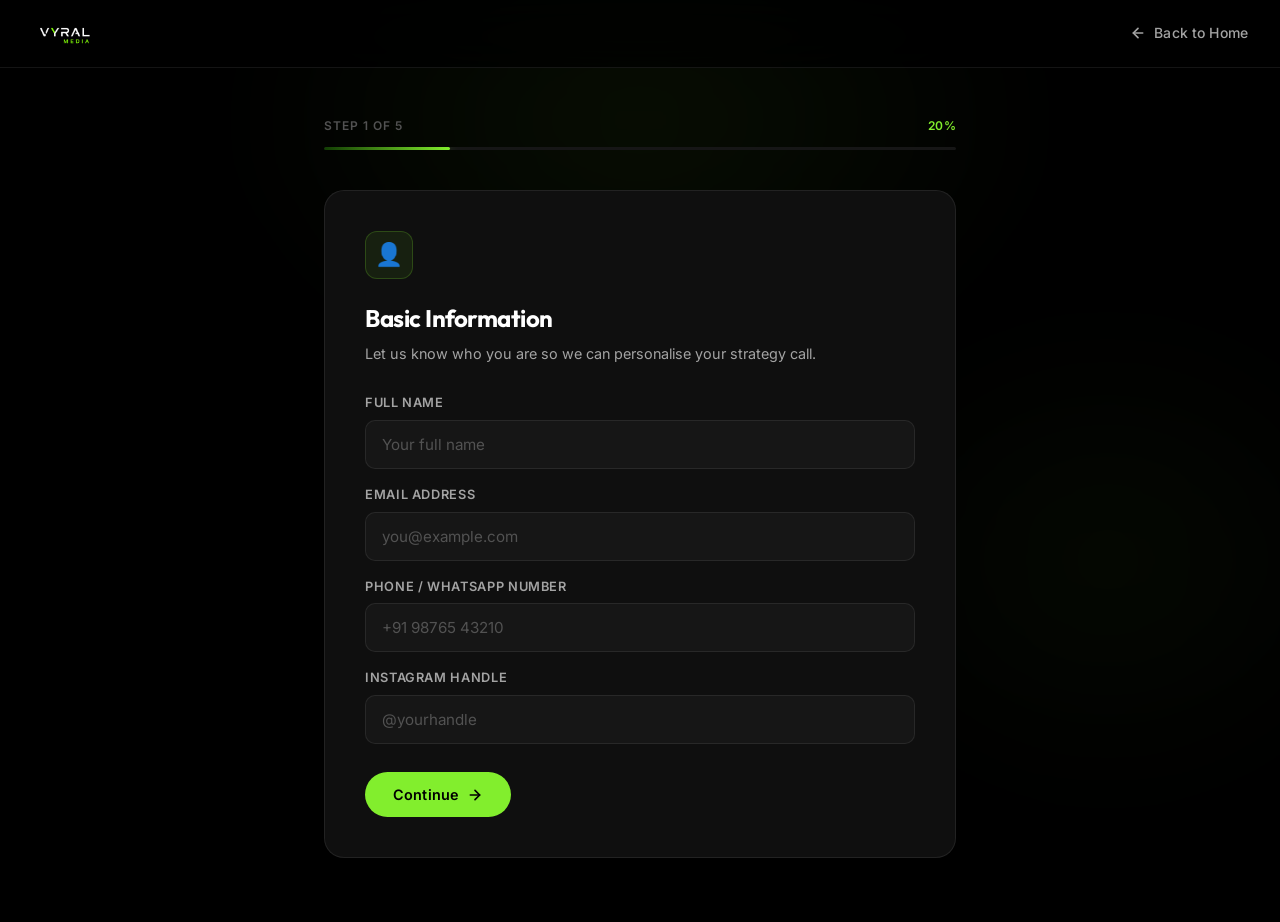
<file: apply.html>
<!DOCTYPE html>
<html lang="en">
<head>
  <meta charset="UTF-8">
  <meta name="viewport" content="width=device-width, initial-scale=1.0">
  <title>Apply | Vyral Media — Book Your Free Strategy Call</title>
  <meta name="description" content="Tell us about your brand and book a free strategy call with Vyral Media. We help businesses scale organically through content, distribution, and growth systems.">
  <meta name="robots" content="noindex, nofollow">
  <link rel="canonical" href="https://vyralmedia.io/apply.html">

  <!-- Preconnect -->
  <link rel="preconnect" href="https://fonts.googleapis.com">
  <link rel="preconnect" href="https://fonts.gstatic.com" crossorigin>

  <!-- Fonts -->
  <link href="https://fonts.googleapis.com/css2?family=Inter:wght@300;400;500;600;700&family=Outfit:wght@400;500;600;700;800;900&display=swap" rel="stylesheet">

  <!-- Favicon -->
  <link rel="icon" type="image/png" href="data:image/svg+xml,<svg xmlns=%22http://www.w3.org/2000/svg%22 viewBox=%220 0 100 100%22><text y=%22.9em%22 font-size=%2290%22>🚀</text></svg>">

  <style>
    /* ============================================================
       DESIGN SYSTEM — mirrors main site exactly
    ============================================================ */
    @import url('https://fonts.googleapis.com/css2?family=Inter:wght@300;400;500;600;700&family=Outfit:wght@400;500;600;700;800;900&display=swap');

    :root {
      --bg-pure: #000000;
      --bg-primary: #050505;
      --bg-secondary: #0f0f0f;
      --bg-tertiary: #161616;
      --accent: #82EE2D;
      --accent-rgb: 130, 238, 45;
      --accent-dark: #123d04;
      --accent-forest: #1c5210;
      --text-primary: #ffffff;
      --text-secondary: #a3a3a3;
      --text-muted: #525252;
      --border-color: rgba(255,255,255,0.08);
      --border-accent: rgba(130,238,45,0.2);
      --glass-bg: rgba(10,10,10,0.75);
      --glass-border: rgba(255,255,255,0.06);
      --font-headings: 'Outfit', sans-serif;
      --font-body: 'Inter', sans-serif;
      --transition-fast: all 0.2s cubic-bezier(0.4,0,0.2,1);
      --transition-smooth: all 0.4s cubic-bezier(0.4,0,0.2,1);
      --shadow-neon: 0 0 25px rgba(130,238,45,0.15);
      --shadow-neon-strong: 0 0 35px rgba(130,238,45,0.3);
    }

    *, *::before, *::after { box-sizing: border-box; margin: 0; padding: 0; }

    html {
      scroll-behavior: smooth;
      scrollbar-width: thin;
      scrollbar-color: var(--accent) var(--bg-pure);
      overflow-x: hidden;
    }

    body {
      background-color: var(--bg-pure);
      color: var(--text-primary);
      font-family: var(--font-body);
      font-size: 16px;
      line-height: 1.6;
      min-height: 100vh;
      overflow-x: hidden;
      -webkit-font-smoothing: antialiased;
    }

    ::-webkit-scrollbar { width: 8px; }
    ::-webkit-scrollbar-track { background: var(--bg-pure); }
    ::-webkit-scrollbar-thumb { background: var(--bg-tertiary); border: 2px solid var(--bg-pure); border-radius: 4px; }
    ::-webkit-scrollbar-thumb:hover { background: var(--accent); }

    /* ============================================================
       BACKGROUND AMBIENCE
    ============================================================ */
    .bg-gradient-orb {
      position: fixed;
      inset: 0;
      pointer-events: none;
      z-index: 0;
      overflow: hidden;
    }
    .bg-gradient-orb::before {
      content: '';
      position: absolute;
      top: -20%;
      left: 50%;
      transform: translateX(-50%);
      width: 900px;
      height: 600px;
      background: radial-gradient(ellipse at center, rgba(130,238,45,0.06) 0%, transparent 65%);
      filter: blur(40px);
    }
    .bg-gradient-orb::after {
      content: '';
      position: absolute;
      bottom: 10%;
      right: -10%;
      width: 600px;
      height: 500px;
      background: radial-gradient(ellipse at center, rgba(130,238,45,0.04) 0%, transparent 65%);
      filter: blur(60px);
    }

    /* ============================================================
       NAV
    ============================================================ */
    .top-nav {
      position: fixed;
      top: 0;
      left: 0;
      right: 0;
      z-index: 100;
      padding: 0 2rem;
      height: 68px;
      display: flex;
      align-items: center;
      justify-content: space-between;
      background: rgba(0,0,0,0.7);
      backdrop-filter: blur(20px);
      -webkit-backdrop-filter: blur(20px);
      border-bottom: 1px solid var(--border-color);
    }

    .logo {
      display: flex;
      align-items: center;
      text-decoration: none;
    }
    .logo img { height: 36px; width: auto; }

    .back-link {
      display: inline-flex;
      align-items: center;
      gap: 0.5rem;
      font-family: var(--font-body);
      font-size: 0.875rem;
      font-weight: 500;
      color: var(--text-secondary);
      text-decoration: none;
      transition: var(--transition-fast);
      letter-spacing: 0.01em;
    }
    .back-link:hover { color: var(--text-primary); }
    .back-link svg { transition: var(--transition-fast); }
    .back-link:hover svg { transform: translateX(-3px); }

    /* ============================================================
       PAGE LAYOUT
    ============================================================ */
    .page-wrapper {
      position: relative;
      z-index: 1;
      min-height: 100vh;
      padding-top: 68px;
      display: flex;
      flex-direction: column;
      align-items: center;
      justify-content: flex-start;
    }

    .form-container {
      width: 100%;
      max-width: 680px;
      margin: 0 auto;
      padding: 3rem 1.5rem 4rem;
    }

    /* ============================================================
       PROGRESS BAR
    ============================================================ */
    .progress-wrap {
      margin-bottom: 2.5rem;
    }

    .progress-header {
      display: flex;
      align-items: center;
      justify-content: space-between;
      margin-bottom: 0.75rem;
    }

    .step-label {
      font-size: 0.75rem;
      font-weight: 600;
      color: var(--text-muted);
      letter-spacing: 0.08em;
      text-transform: uppercase;
    }

    .step-count {
      font-size: 0.75rem;
      font-weight: 600;
      color: var(--accent);
      letter-spacing: 0.04em;
    }

    .progress-track {
      height: 3px;
      background: var(--bg-tertiary);
      border-radius: 100px;
      overflow: hidden;
    }

    .progress-fill {
      height: 100%;
      background: linear-gradient(90deg, var(--accent-dark), var(--accent));
      border-radius: 100px;
      transition: width 0.5s cubic-bezier(0.4,0,0.2,1);
      box-shadow: 0 0 12px rgba(130,238,45,0.4);
    }

    /* ============================================================
       STEP CARD
    ============================================================ */
    .step-card {
      background: var(--bg-secondary);
      border: 1px solid var(--border-color);
      border-radius: 20px;
      padding: 2.5rem;
      display: none;
      animation: fadeSlideIn 0.35s cubic-bezier(0.4,0,0.2,1) both;
    }

    .step-card.active { display: block; }

    @keyframes fadeSlideIn {
      from { opacity: 0; transform: translateY(14px); }
      to   { opacity: 1; transform: translateY(0); }
    }

    .step-icon {
      width: 48px;
      height: 48px;
      border-radius: 12px;
      background: rgba(130,238,45,0.08);
      border: 1px solid var(--border-accent);
      display: flex;
      align-items: center;
      justify-content: center;
      margin-bottom: 1.25rem;
      font-size: 1.4rem;
      line-height: 1;
    }

    .step-title {
      font-family: var(--font-headings);
      font-size: 1.5rem;
      font-weight: 700;
      color: var(--text-primary);
      margin-bottom: 0.35rem;
      letter-spacing: -0.02em;
    }

    .step-subtitle {
      font-size: 0.9rem;
      color: var(--text-secondary);
      margin-bottom: 1.75rem;
      line-height: 1.5;
    }

    /* ============================================================
       FORM FIELDS
    ============================================================ */
    .field-group {
      display: flex;
      flex-direction: column;
      gap: 1rem;
      margin-bottom: 1.75rem;
    }

    .field {
      display: flex;
      flex-direction: column;
      gap: 0.4rem;
    }

    .field label {
      font-size: 0.8rem;
      font-weight: 600;
      color: var(--text-secondary);
      letter-spacing: 0.05em;
      text-transform: uppercase;
    }

    .field input,
    .field select {
      width: 100%;
      background: var(--bg-tertiary);
      border: 1px solid var(--border-color);
      border-radius: 10px;
      padding: 0.875rem 1rem;
      font-family: var(--font-body);
      font-size: 0.95rem;
      font-weight: 400;
      color: var(--text-primary);
      outline: none;
      transition: var(--transition-fast);
      appearance: none;
      -webkit-appearance: none;
    }

    .field input::placeholder { color: var(--text-muted); }

    .field input:focus,
    .field select:focus {
      border-color: var(--border-accent);
      background: rgba(22,22,22,0.9);
      box-shadow: 0 0 0 3px rgba(130,238,45,0.07);
    }

    .select-wrap {
      position: relative;
    }

    .select-wrap::after {
      content: '';
      position: absolute;
      right: 14px;
      top: 50%;
      transform: translateY(-50%);
      width: 10px;
      height: 6px;
      pointer-events: none;
      background-image: url("data:image/svg+xml,%3Csvg xmlns='http://www.w3.org/2000/svg' fill='none' viewBox='0 0 10 6'%3E%3Cpath stroke='%23a3a3a3' stroke-width='1.5' stroke-linecap='round' stroke-linejoin='round' d='M1 1l4 4 4-4'/%3E%3C/svg%3E");
      background-repeat: no-repeat;
      background-size: contain;
    }

    .field select { cursor: pointer; padding-right: 2.5rem; }
    .field select option { background: var(--bg-secondary); color: var(--text-primary); }

    /* ============================================================
       CHOICE GRID (single / multi select)
    ============================================================ */
    .choices-grid {
      display: grid;
      grid-template-columns: 1fr 1fr;
      gap: 0.65rem;
      margin-bottom: 1.75rem;
    }

    .choice-item {
      display: flex;
      align-items: center;
      gap: 0.75rem;
      padding: 0.875rem 1rem;
      background: var(--bg-tertiary);
      border: 1px solid var(--border-color);
      border-radius: 12px;
      cursor: pointer;
      transition: var(--transition-fast);
      user-select: none;
      -webkit-user-select: none;
    }

    .choice-item:hover {
      border-color: rgba(130,238,45,0.25);
      background: rgba(22,22,22,0.9);
    }

    .choice-item.selected {
      border-color: var(--accent);
      background: rgba(130,238,45,0.07);
      box-shadow: 0 0 0 1px rgba(130,238,45,0.15) inset;
    }

    .choice-icon {
      width: 28px;
      height: 28px;
      flex-shrink: 0;
      border-radius: 6px;
      background: rgba(255,255,255,0.04);
      display: flex;
      align-items: center;
      justify-content: center;
      font-size: 0.95rem;
    }

    .choice-text {
      font-size: 0.875rem;
      font-weight: 500;
      color: var(--text-primary);
      line-height: 1.3;
    }

    .choice-check {
      width: 16px;
      height: 16px;
      border-radius: 4px;
      border: 1.5px solid var(--text-muted);
      margin-left: auto;
      flex-shrink: 0;
      display: flex;
      align-items: center;
      justify-content: center;
      transition: var(--transition-fast);
    }

    .choice-item.selected .choice-check {
      background: var(--accent);
      border-color: var(--accent);
    }

    .choice-item.selected .choice-check::after {
      content: '';
      display: block;
      width: 8px;
      height: 5px;
      border-left: 2px solid #000;
      border-bottom: 2px solid #000;
      transform: rotate(-45deg) translateY(-1px);
    }

    /* Full-width grid options */
    .choices-grid.cols-1 { grid-template-columns: 1fr; }

    /* ============================================================
       BUTTONS
    ============================================================ */
    .btn-row {
      display: flex;
      align-items: center;
      gap: 0.75rem;
      margin-top: 0.25rem;
    }

    .btn {
      display: inline-flex;
      align-items: center;
      justify-content: center;
      gap: 0.5rem;
      padding: 0.875rem 1.75rem;
      border-radius: 100px;
      font-family: var(--font-body);
      font-size: 0.9rem;
      font-weight: 600;
      cursor: pointer;
      border: none;
      outline: none;
      text-decoration: none;
      transition: var(--transition-fast);
      letter-spacing: 0.01em;
      white-space: nowrap;
    }

    .btn-primary {
      background: var(--accent);
      color: #000;
    }
    .btn-primary:hover {
      background: #96f53e;
      transform: translateY(-2px);
      box-shadow: var(--shadow-neon-strong);
    }

    .btn-secondary {
      background: transparent;
      color: var(--text-secondary);
      border: 1px solid var(--border-color);
    }
    .btn-secondary:hover {
      border-color: rgba(255,255,255,0.2);
      color: var(--text-primary);
      background: var(--bg-tertiary);
    }

    .btn-full { width: 100%; }

    /* ============================================================
       VALIDATION ERROR
    ============================================================ */
    .field-error {
      font-size: 0.78rem;
      color: #ff6b6b;
      display: none;
      margin-top: 0.25rem;
    }
    .field-error.show { display: block; }
    .field input.error,
    .field select.error { border-color: rgba(255,107,107,0.5); }

    .error-msg {
      font-size: 0.8rem;
      color: #ff6b6b;
      padding: 0.75rem 1rem;
      background: rgba(255,107,107,0.08);
      border: 1px solid rgba(255,107,107,0.2);
      border-radius: 8px;
      display: none;
      margin-bottom: 1rem;
    }
    .error-msg.show { display: block; }

    /* ============================================================
       FINAL SCREEN
    ============================================================ */
    .final-screen {
      display: none;
      text-align: center;
      padding: 3rem 2.5rem;
      background: var(--bg-secondary);
      border: 1px solid var(--border-color);
      border-radius: 20px;
      animation: fadeSlideIn 0.4s cubic-bezier(0.4,0,0.2,1) both;
    }

    .final-screen.active { display: block; }

    .final-icon-wrap {
      width: 72px;
      height: 72px;
      border-radius: 18px;
      background: rgba(130,238,45,0.1);
      border: 1px solid var(--border-accent);
      display: flex;
      align-items: center;
      justify-content: center;
      margin: 0 auto 1.5rem;
      font-size: 2rem;
    }

    .final-title {
      font-family: var(--font-headings);
      font-size: 2rem;
      font-weight: 800;
      color: var(--text-primary);
      letter-spacing: -0.03em;
      margin-bottom: 0.75rem;
    }

    .final-title span { color: var(--accent); }

    .final-desc {
      font-size: 1rem;
      color: var(--text-secondary);
      max-width: 440px;
      margin: 0 auto 2rem;
      line-height: 1.65;
    }

    .wa-btn {
      display: inline-flex;
      align-items: center;
      justify-content: center;
      gap: 0.75rem;
      padding: 1rem 2rem;
      background: var(--accent);
      color: #000;
      font-family: var(--font-body);
      font-size: 1rem;
      font-weight: 700;
      border-radius: 100px;
      text-decoration: none;
      transition: var(--transition-fast);
      letter-spacing: 0.01em;
      border: none;
      cursor: pointer;
    }

    .wa-btn:hover {
      background: #96f53e;
      transform: translateY(-3px);
      box-shadow: 0 8px 32px rgba(130,238,45,0.35);
    }

    .wa-btn svg { flex-shrink: 0; }

    .privacy-note {
      margin-top: 1.25rem;
      font-size: 0.78rem;
      color: var(--text-muted);
    }

    /* ============================================================
       NOTION-STYLE EMOJI — uses text rendering
    ============================================================ */
    .notion-emoji {
      font-style: normal;
      font-variant-emoji: text;
      font-family: 'Segoe UI Emoji', 'Noto Emoji', sans-serif;
    }

    /* ============================================================
       STEP DIVIDER
    ============================================================ */
    .step-divider {
      height: 1px;
      background: var(--border-color);
      margin: 1.5rem 0;
    }

    /* ============================================================
       RESPONSIVE
    ============================================================ */
    @media (max-width: 600px) {
      .form-container { padding: 2rem 1rem 3rem; }
      .step-card { padding: 1.75rem 1.25rem; }
      .choices-grid { grid-template-columns: 1fr; }
      .final-screen { padding: 2rem 1.25rem; }
      .final-title { font-size: 1.6rem; }
      .top-nav { padding: 0 1rem; }
    }
  </style>
</head>
<body>

  <!-- Background ambience -->
  <div class="bg-gradient-orb" aria-hidden="true"></div>

  <!-- Nav -->
  <nav class="top-nav" aria-label="Apply page navigation">
    <a href="index.html" class="logo" aria-label="Vyral Media — Back to home">
      <img src="logo.png" alt="Vyral Media Logo">
    </a>
    <a href="index.html" class="back-link" id="nav-back-link">
      <svg xmlns="http://www.w3.org/2000/svg" width="16" height="16" viewBox="0 0 24 24" fill="none" stroke="currentColor" stroke-width="2.5" stroke-linecap="round" stroke-linejoin="round" aria-hidden="true"><line x1="19" y1="12" x2="5" y2="12"></line><polyline points="12 19 5 12 12 5"></polyline></svg>
      Back to Home
    </a>
  </nav>

  <!-- Page wrapper -->
  <div class="page-wrapper">
    <div class="form-container">

      <!-- Progress -->
      <div class="progress-wrap" id="progress-wrap">
        <div class="progress-header">
          <span class="step-label" id="step-label">Step 1 of 5</span>
          <span class="step-count" id="step-count">20%</span>
        </div>
        <div class="progress-track">
          <div class="progress-fill" id="progress-fill" style="width: 20%"></div>
        </div>
      </div>

      <!-- ─── STEP 1: BASIC INFORMATION ─── -->
      <div class="step-card active" id="step-1" role="form" aria-labelledby="step1-title">
        <div class="step-icon" aria-hidden="true"><span class="notion-emoji">👤</span></div>
        <h1 class="step-title" id="step1-title">Basic Information</h1>
        <p class="step-subtitle">Let us know who you are so we can personalise your strategy call.</p>

        <div class="error-msg" id="step1-error">Please fill in all required fields correctly.</div>

        <div class="field-group">
          <div class="field">
            <label for="f-name">Full Name</label>
            <input type="text" id="f-name" name="name" placeholder="Your full name" autocomplete="name">
            <span class="field-error" id="err-name">Please enter your name.</span>
          </div>
          <div class="field">
            <label for="f-email">Email Address</label>
            <input type="email" id="f-email" name="email" placeholder="you@example.com" autocomplete="email">
            <span class="field-error" id="err-email">Please enter a valid email address.</span>
          </div>
          <div class="field">
            <label for="f-phone">Phone / WhatsApp Number</label>
            <input type="tel" id="f-phone" name="phone" placeholder="+91 98765 43210" autocomplete="tel">
            <span class="field-error" id="err-phone">Please enter your phone number.</span>
          </div>
          <div class="field">
            <label for="f-instagram">Instagram Handle</label>
            <input type="text" id="f-instagram" name="instagram" placeholder="@yourhandle">
            <span class="field-error" id="err-instagram">Please enter your Instagram handle.</span>
          </div>
        </div>

        <div class="btn-row">
          <button class="btn btn-primary" onclick="nextStep(1)" id="step1-next">
            Continue
            <svg xmlns="http://www.w3.org/2000/svg" width="16" height="16" viewBox="0 0 24 24" fill="none" stroke="currentColor" stroke-width="2.5" stroke-linecap="round" stroke-linejoin="round" aria-hidden="true"><line x1="5" y1="12" x2="19" y2="12"></line><polyline points="12 5 19 12 12 19"></polyline></svg>
          </button>
        </div>
      </div>

      <!-- ─── STEP 2: BUSINESS TYPE ─── -->
      <div class="step-card" id="step-2" role="form" aria-labelledby="step2-title">
        <div class="step-icon" aria-hidden="true"><span class="notion-emoji">🏢</span></div>
        <h2 class="step-title" id="step2-title">Business Type</h2>
        <p class="step-subtitle">What type of business or brand are you building?</p>

        <div class="error-msg" id="step2-error">Please select a business type to continue.</div>

        <div class="choices-grid cols-1" id="business-choices" role="radiogroup" aria-label="Business type">
          <div class="choice-item" data-group="business" data-value="Local Business" onclick="selectSingle(this)" role="radio" aria-checked="false" tabindex="0">
            <span class="choice-icon notion-emoji">🏪</span>
            <span class="choice-text">Local Business</span>
            <span class="choice-check" aria-hidden="true"></span>
          </div>
          <div class="choice-item" data-group="business" data-value="E-commerce" onclick="selectSingle(this)" role="radio" aria-checked="false" tabindex="0">
            <span class="choice-icon notion-emoji">🛒</span>
            <span class="choice-text">E-commerce</span>
            <span class="choice-check" aria-hidden="true"></span>
          </div>
          <div class="choice-item" data-group="business" data-value="Personal Brand" onclick="selectSingle(this)" role="radio" aria-checked="false" tabindex="0">
            <span class="choice-icon notion-emoji">🎯</span>
            <span class="choice-text">Personal Brand</span>
            <span class="choice-check" aria-hidden="true"></span>
          </div>
          <div class="choice-item" data-group="business" data-value="Influencer" onclick="selectSingle(this)" role="radio" aria-checked="false" tabindex="0">
            <span class="choice-icon notion-emoji">👑</span>
            <span class="choice-text">Influencer</span>
            <span class="choice-check" aria-hidden="true"></span>
          </div>
          <div class="choice-item" data-group="business" data-value="Startup" onclick="selectSingle(this)" role="radio" aria-checked="false" tabindex="0">
            <span class="choice-icon notion-emoji">🚀</span>
            <span class="choice-text">Startup</span>
            <span class="choice-check" aria-hidden="true"></span>
          </div>
          <div class="choice-item" data-group="business" data-value="Other" onclick="selectSingle(this)" role="radio" aria-checked="false" tabindex="0">
            <span class="choice-icon notion-emoji">📦</span>
            <span class="choice-text">Other</span>
            <span class="choice-check" aria-hidden="true"></span>
          </div>
        </div>

        <div class="btn-row">
          <button class="btn btn-secondary" onclick="prevStep(2)" aria-label="Go back to step 1">Back</button>
          <button class="btn btn-primary" onclick="nextStep(2)" id="step2-next">
            Continue
            <svg xmlns="http://www.w3.org/2000/svg" width="16" height="16" viewBox="0 0 24 24" fill="none" stroke="currentColor" stroke-width="2.5" stroke-linecap="round" stroke-linejoin="round" aria-hidden="true"><line x1="5" y1="12" x2="19" y2="12"></line><polyline points="12 5 19 12 12 19"></polyline></svg>
          </button>
        </div>
      </div>

      <!-- ─── STEP 3: CURRENT SITUATION ─── -->
      <div class="step-card" id="step-3" role="form" aria-labelledby="step3-title">
        <div class="step-icon" aria-hidden="true"><span class="notion-emoji">📊</span></div>
        <h2 class="step-title" id="step3-title">Current Situation</h2>
        <p class="step-subtitle">What's your biggest challenge right now?</p>

        <div class="error-msg" id="step3-error">Please select your biggest challenge to continue.</div>

        <div class="choices-grid cols-1" id="challenge-choices" role="radiogroup" aria-label="Current challenge">
          <div class="choice-item" data-group="challenge" data-value="Don't know how to scale organically" onclick="selectSingle(this)" role="radio" aria-checked="false" tabindex="0">
            <span class="choice-icon notion-emoji">📊</span>
            <span class="choice-text">Don't know how to scale organically</span>
            <span class="choice-check" aria-hidden="true"></span>
          </div>
          <div class="choice-item" data-group="challenge" data-value="Low reach & engagement" onclick="selectSingle(this)" role="radio" aria-checked="false" tabindex="0">
            <span class="choice-icon notion-emoji">📉</span>
            <span class="choice-text">Low reach &amp; engagement</span>
            <span class="choice-check" aria-hidden="true"></span>
          </div>
          <div class="choice-item" data-group="challenge" data-value="No leads coming in" onclick="selectSingle(this)" role="radio" aria-checked="false" tabindex="0">
            <span class="choice-icon notion-emoji">🎯</span>
            <span class="choice-text">No leads coming in</span>
            <span class="choice-check" aria-hidden="true"></span>
          </div>
          <div class="choice-item" data-group="challenge" data-value="No time to manage social media" onclick="selectSingle(this)" role="radio" aria-checked="false" tabindex="0">
            <span class="choice-icon notion-emoji">⏱</span>
            <span class="choice-text">No time to manage social media</span>
            <span class="choice-check" aria-hidden="true"></span>
          </div>
          <div class="choice-item" data-group="challenge" data-value="Need faster growth" onclick="selectSingle(this)" role="radio" aria-checked="false" tabindex="0">
            <span class="choice-icon notion-emoji">🚀</span>
            <span class="choice-text">Need faster growth</span>
            <span class="choice-check" aria-hidden="true"></span>
          </div>
          <div class="choice-item" data-group="challenge" data-value="Other" onclick="selectSingle(this)" role="radio" aria-checked="false" tabindex="0">
            <span class="choice-icon notion-emoji">❓</span>
            <span class="choice-text">Other</span>
            <span class="choice-check" aria-hidden="true"></span>
          </div>
        </div>

        <div class="btn-row">
          <button class="btn btn-secondary" onclick="prevStep(3)" aria-label="Go back to step 2">Back</button>
          <button class="btn btn-primary" onclick="nextStep(3)" id="step3-next">
            Continue
            <svg xmlns="http://www.w3.org/2000/svg" width="16" height="16" viewBox="0 0 24 24" fill="none" stroke="currentColor" stroke-width="2.5" stroke-linecap="round" stroke-linejoin="round" aria-hidden="true"><line x1="5" y1="12" x2="19" y2="12"></line><polyline points="12 5 19 12 12 19"></polyline></svg>
          </button>
        </div>
      </div>

      <!-- ─── STEP 4: BUDGET QUALIFIER ─── -->
      <div class="step-card" id="step-4" role="form" aria-labelledby="step4-title">
        <div class="step-icon" aria-hidden="true"><span class="notion-emoji">💰</span></div>
        <h2 class="step-title" id="step4-title">Budget Qualifier</h2>
        <p class="step-subtitle">What's your monthly marketing budget? This helps us match you with the right plan.</p>

        <div class="error-msg" id="step4-error">Please select your monthly budget to continue.</div>

        <div class="choices-grid cols-1" id="budget-choices" role="radiogroup" aria-label="Monthly budget">
          <div class="choice-item" data-group="budget" data-value="Under $500" onclick="selectSingle(this)" role="radio" aria-checked="false" tabindex="0">
            <span class="choice-icon notion-emoji">💰</span>
            <span class="choice-text">Under $500</span>
            <span class="choice-check" aria-hidden="true"></span>
          </div>
          <div class="choice-item" data-group="budget" data-value="$500–$1,000" onclick="selectSingle(this)" role="radio" aria-checked="false" tabindex="0">
            <span class="choice-icon notion-emoji">💰</span>
            <span class="choice-text">$500 – $1,000</span>
            <span class="choice-check" aria-hidden="true"></span>
          </div>
          <div class="choice-item" data-group="budget" data-value="$1,000–$2,000" onclick="selectSingle(this)" role="radio" aria-checked="false" tabindex="0">
            <span class="choice-icon notion-emoji">💰</span>
            <span class="choice-text">$1,000 – $2,000</span>
            <span class="choice-check" aria-hidden="true"></span>
          </div>
          <div class="choice-item" data-group="budget" data-value="$2,000+" onclick="selectSingle(this)" role="radio" aria-checked="false" tabindex="0">
            <span class="choice-icon notion-emoji">💰</span>
            <span class="choice-text">$2,000+</span>
            <span class="choice-check" aria-hidden="true"></span>
          </div>
        </div>

        <div class="btn-row">
          <button class="btn btn-secondary" onclick="prevStep(4)" aria-label="Go back to step 3">Back</button>
          <button class="btn btn-primary" onclick="nextStep(4)" id="step4-next">
            Continue
            <svg xmlns="http://www.w3.org/2000/svg" width="16" height="16" viewBox="0 0 24 24" fill="none" stroke="currentColor" stroke-width="2.5" stroke-linecap="round" stroke-linejoin="round" aria-hidden="true"><line x1="5" y1="12" x2="19" y2="12"></line><polyline points="12 5 19 12 12 19"></polyline></svg>
          </button>
        </div>
      </div>

      <!-- ─── STEP 5: MAIN GOAL ─── -->
      <div class="step-card" id="step-5" role="form" aria-labelledby="step5-title">
        <div class="step-icon" aria-hidden="true"><span class="notion-emoji">🎯</span></div>
        <h2 class="step-title" id="step5-title">Main Goal</h2>
        <p class="step-subtitle">What are you aiming for? Select all that apply.</p>

        <div class="error-msg" id="step5-error">Please select at least one goal to continue.</div>

        <div class="choices-grid cols-1" id="goal-choices" role="group" aria-label="Your main goals">
          <div class="choice-item" data-group="goal" data-value="Build organic traffic" onclick="selectMulti(this)" role="checkbox" aria-checked="false" tabindex="0">
            <span class="choice-icon notion-emoji">📈</span>
            <span class="choice-text">Build organic traffic</span>
            <span class="choice-check" aria-hidden="true"></span>
          </div>
          <div class="choice-item" data-group="goal" data-value="Increase brand virality" onclick="selectMulti(this)" role="checkbox" aria-checked="false" tabindex="0">
            <span class="choice-icon notion-emoji">🔥</span>
            <span class="choice-text">Increase brand virality</span>
            <span class="choice-check" aria-hidden="true"></span>
          </div>
          <div class="choice-item" data-group="goal" data-value="Grow social media followers" onclick="selectMulti(this)" role="checkbox" aria-checked="false" tabindex="0">
            <span class="choice-icon notion-emoji">👥</span>
            <span class="choice-text">Grow social media followers</span>
            <span class="choice-check" aria-hidden="true"></span>
          </div>
          <div class="choice-item" data-group="goal" data-value="More leads / sales" onclick="selectMulti(this)" role="checkbox" aria-checked="false" tabindex="0">
            <span class="choice-icon notion-emoji">🎯</span>
            <span class="choice-text">More leads / sales</span>
            <span class="choice-check" aria-hidden="true"></span>
          </div>
          <div class="choice-item" data-group="goal" data-value="Brand awareness" onclick="selectMulti(this)" role="checkbox" aria-checked="false" tabindex="0">
            <span class="choice-icon notion-emoji">👁</span>
            <span class="choice-text">Brand awareness</span>
            <span class="choice-check" aria-hidden="true"></span>
          </div>
          <div class="choice-item" data-group="goal" data-value="Launch a new product / brand" onclick="selectMulti(this)" role="checkbox" aria-checked="false" tabindex="0">
            <span class="choice-icon notion-emoji">🚀</span>
            <span class="choice-text">Launch a new product / brand</span>
            <span class="choice-check" aria-hidden="true"></span>
          </div>
        </div>

        <div class="btn-row">
          <button class="btn btn-secondary" onclick="prevStep(5)" aria-label="Go back to step 4">Back</button>
          <button class="btn btn-primary" onclick="nextStep(5)" id="step5-next">
            See My Growth Plan
            <svg xmlns="http://www.w3.org/2000/svg" width="16" height="16" viewBox="0 0 24 24" fill="none" stroke="currentColor" stroke-width="2.5" stroke-linecap="round" stroke-linejoin="round" aria-hidden="true"><line x1="5" y1="12" x2="19" y2="12"></line><polyline points="12 5 19 12 12 19"></polyline></svg>
          </button>
        </div>
      </div>

      <!-- ─── FINAL SCREEN ─── -->
      <div class="final-screen" id="final-screen" role="region" aria-labelledby="final-title">
        <div class="final-icon-wrap" aria-hidden="true"><span class="notion-emoji" style="font-size:2.2rem">🚀</span></div>
        <h2 class="final-title" id="final-title">Perfect. Let's Build Your<br><span>Growth Plan.</span></h2>
        <p class="final-desc">Book your free strategy call below and we'll show you how to generate more visibility, more reach and more opportunities for your brand.</p>
        <a href="#" class="wa-btn" id="whatsapp-cta" target="_blank" rel="noopener noreferrer" aria-label="Continue to book your free strategy call on WhatsApp">
          <svg xmlns="http://www.w3.org/2000/svg" width="22" height="22" viewBox="0 0 448 512" fill="currentColor" aria-hidden="true"><path d="M380.9 97.1C339 55.1 283.2 32 223.9 32c-122.4 0-222 99.6-222 222 0 39.1 10.2 77.3 29.6 111L0 480l117.7-30.9c32.4 17.7 68.9 27 106.1 27h.1c122.3 0 224.1-99.6 224.1-222 0-59.3-25.2-115-67.1-157zm-157 341.6c-33.2 0-65.7-8.9-94-25.7l-6.7-4-69.8 18.3L72 359.2l-4.4-7c-18.5-29.4-28.2-63.3-28.2-98.2 0-101.7 82.8-184.5 184.6-184.5 49.3 0 95.6 19.2 130.4 54.1 34.8 34.9 56.2 81.2 56.1 130.5 0 101.8-84.9 184.6-186.6 184.6zm101.2-138.2c-5.5-2.8-32.8-16.2-37.9-18-5.1-1.9-8.8-2.8-12.5 2.8-3.7 5.6-14.3 18-17.6 21.8-3.2 3.7-6.5 4.2-12 1.4-32.6-16.3-54-29.1-75.5-66-5.7-9.8 5.7-9.1 16.3-30.3 1.8-3.7.9-6.9-.5-9.7-1.4-2.8-12.5-30.1-17.1-41.2-4.5-10.8-9.1-9.3-12.5-9.5-3.2-.2-6.9-.2-10.6-.2-3.7 0-9.7 1.4-14.8 6.9-5.1 5.6-19.4 19-19.4 46.3 0 27.3 19.9 53.7 22.6 57.4 2.8 3.7 39.1 59.7 94.8 83.8 35.2 15.2 49 16.5 66.6 13.9 10.7-1.6 32.8-13.4 37.4-26.4 4.6-13 4.6-24.1 3.2-26.4-1.3-2.5-5-3.9-10.5-6.6z"/></svg>
          Continue To Book Your Strategy Call
        </a>
        <p class="privacy-note">We respect your privacy. Your information will only be used to contact you about your strategy call.</p>
      </div>

    </div><!-- /form-container -->
  </div><!-- /page-wrapper -->

  <script>
    /* ============================================================
       STATE
    ============================================================ */
    const TOTAL_STEPS = 5;
    let currentStep = 1;

    const formData = {
      name:      '',
      email:     '',
      phone:     '',
      instagram: '',
      business:  '',
      challenge: '',
      budget:    '',
      goals:     []
    };

    /* ============================================================
       PROGRESS
    ============================================================ */
    function updateProgress(step) {
      const pct = Math.round((step / TOTAL_STEPS) * 100);
      document.getElementById('progress-fill').style.width = pct + '%';
      document.getElementById('step-label').textContent = `Step ${step} of ${TOTAL_STEPS}`;
      document.getElementById('step-count').textContent = pct + '%';
    }

    /* ============================================================
       NAVIGATION
    ============================================================ */
    function showStep(n) {
      document.querySelectorAll('.step-card').forEach(c => c.classList.remove('active'));
      const card = document.getElementById('step-' + n);
      if (card) {
        card.classList.add('active');
        card.scrollIntoView({ behavior: 'smooth', block: 'start' });
      }
      updateProgress(n);
      currentStep = n;
    }

    function prevStep(from) {
      if (from > 1) showStep(from - 1);
    }

    function nextStep(from) {
      // Validate before advancing
      if (!validate(from)) return;
      collectData(from);

      if (from === TOTAL_STEPS) {
        showFinal();
      } else {
        showStep(from + 1);
      }
    }

    /* ============================================================
       VALIDATION
    ============================================================ */
    function validate(step) {
      clearErrors(step);

      if (step === 1) {
        const name  = document.getElementById('f-name').value.trim();
        const email = document.getElementById('f-email').value.trim();
        const phone = document.getElementById('f-phone').value.trim();
        const ig    = document.getElementById('f-instagram').value.trim();
        let valid = true;

        if (!name)                          { showFieldError('err-name', 'f-name');           valid = false; }
        if (!email || !isValidEmail(email)) { showFieldError('err-email', 'f-email');         valid = false; }
        if (!phone)                         { showFieldError('err-phone', 'f-phone');         valid = false; }
        if (!ig)                            { showFieldError('err-instagram', 'f-instagram'); valid = false; }

        if (!valid) document.getElementById('step1-error').classList.add('show');
        return valid;
      }

      if (step === 2) {
        const sel = document.querySelector('#business-choices .choice-item.selected');
        if (!sel) { document.getElementById('step2-error').classList.add('show'); return false; }
        return true;
      }

      if (step === 3) {
        const sel = document.querySelector('#challenge-choices .choice-item.selected');
        if (!sel) { document.getElementById('step3-error').classList.add('show'); return false; }
        return true;
      }

      if (step === 4) {
        const sel = document.querySelector('#budget-choices .choice-item.selected');
        if (!sel) { document.getElementById('step4-error').classList.add('show'); return false; }
        return true;
      }

      if (step === 5) {
        const sels = document.querySelectorAll('#goal-choices .choice-item.selected');
        if (sels.length === 0) { document.getElementById('step5-error').classList.add('show'); return false; }
        return true;
      }

      return true;
    }

    function clearErrors(step) {
      document.getElementById('step' + step + '-error') && document.getElementById('step' + step + '-error').classList.remove('show');
      if (step === 1) {
        ['err-name','err-email','err-phone','err-instagram'].forEach(id => {
          document.getElementById(id).classList.remove('show');
        });
        ['f-name','f-email','f-phone','f-instagram'].forEach(id => {
          document.getElementById(id).classList.remove('error');
        });
      }
    }

    function showFieldError(errId, inputId) {
      document.getElementById(errId).classList.add('show');
      document.getElementById(inputId).classList.add('error');
    }

    function isValidEmail(e) {
      return /^[^\s@]+@[^\s@]+\.[^\s@]+$/.test(e);
    }

    /* ============================================================
       DATA COLLECTION
    ============================================================ */
    function collectData(step) {
      if (step === 1) {
        formData.name      = document.getElementById('f-name').value.trim();
        formData.email     = document.getElementById('f-email').value.trim();
        formData.phone     = document.getElementById('f-phone').value.trim();
        formData.instagram = document.getElementById('f-instagram').value.trim();
      }
      if (step === 2) {
        const s = document.querySelector('#business-choices .choice-item.selected');
        formData.business = s ? s.dataset.value : '';
      }
      if (step === 3) {
        const s = document.querySelector('#challenge-choices .choice-item.selected');
        formData.challenge = s ? s.dataset.value : '';
      }
      if (step === 4) {
        const s = document.querySelector('#budget-choices .choice-item.selected');
        formData.budget = s ? s.dataset.value : '';
      }
      if (step === 5) {
        const sels = document.querySelectorAll('#goal-choices .choice-item.selected');
        formData.goals = Array.from(sels).map(el => el.dataset.value);
      }
    }

    /* ============================================================
       SINGLE / MULTI SELECT TOGGLE
    ============================================================ */
    function selectSingle(el) {
      const group = el.dataset.group;
      document.querySelectorAll(`.choice-item[data-group="${group}"]`).forEach(item => {
        item.classList.remove('selected');
        item.setAttribute('aria-checked', 'false');
      });
      el.classList.add('selected');
      el.setAttribute('aria-checked', 'true');
      // Hide error on selection
      const errId = 'step' + getStepForGroup(group) + '-error';
      const errEl = document.getElementById(errId);
      if (errEl) errEl.classList.remove('show');
    }

    function selectMulti(el) {
      const isSelected = el.classList.contains('selected');
      el.classList.toggle('selected');
      el.setAttribute('aria-checked', isSelected ? 'false' : 'true');
      // Hide error if at least one selected
      const sels = document.querySelectorAll('#goal-choices .choice-item.selected');
      if (sels.length > 0) document.getElementById('step5-error').classList.remove('show');
    }

    function getStepForGroup(group) {
      const map = { business: 2, challenge: 3, budget: 4, goal: 5 };
      return map[group] || 1;
    }

    /* Keyboard accessibility for choice items */
    document.addEventListener('keydown', function(e) {
      if (e.key === 'Enter' || e.key === ' ') {
        const el = e.target;
        if (el.classList.contains('choice-item')) {
          e.preventDefault();
          el.click();
        }
      }
    });

    /* ============================================================
       FINAL SCREEN
    ============================================================ */
    function showFinal() {
      // Hide all steps and progress
      document.querySelectorAll('.step-card').forEach(c => c.classList.remove('active'));
      document.getElementById('progress-wrap').style.display = 'none';
      document.getElementById('final-screen').classList.add('active');

      // Build WhatsApp pre-filled message
      const goals = formData.goals.join(', ');
      const msg = [
        `Hi Vyral Media! I'd like to book a free strategy call.`,
        ``,
        `*My Details:*`,
        `Name: ${formData.name}`,
        `Email: ${formData.email}`,
        `Phone/WhatsApp: ${formData.phone}`,
        `Instagram: ${formData.instagram}`,
        ``,
        `*About My Business:*`,
        `Business Type: ${formData.business}`,
        `Biggest Challenge: ${formData.challenge}`,
        `Monthly Budget: ${formData.budget}`,
        `Main Goals: ${goals}`,
        ``,
        `Looking forward to connecting!`
      ].join('\n');

      const encoded = encodeURIComponent(msg);
      document.getElementById('whatsapp-cta').href = `https://wa.me/919897303727?text=${encoded}`;

      document.getElementById('final-screen').scrollIntoView({ behavior: 'smooth', block: 'start' });
    }

    /* ============================================================
       INIT
    ============================================================ */
    updateProgress(1);
  </script>
</body>
</html>
</file>
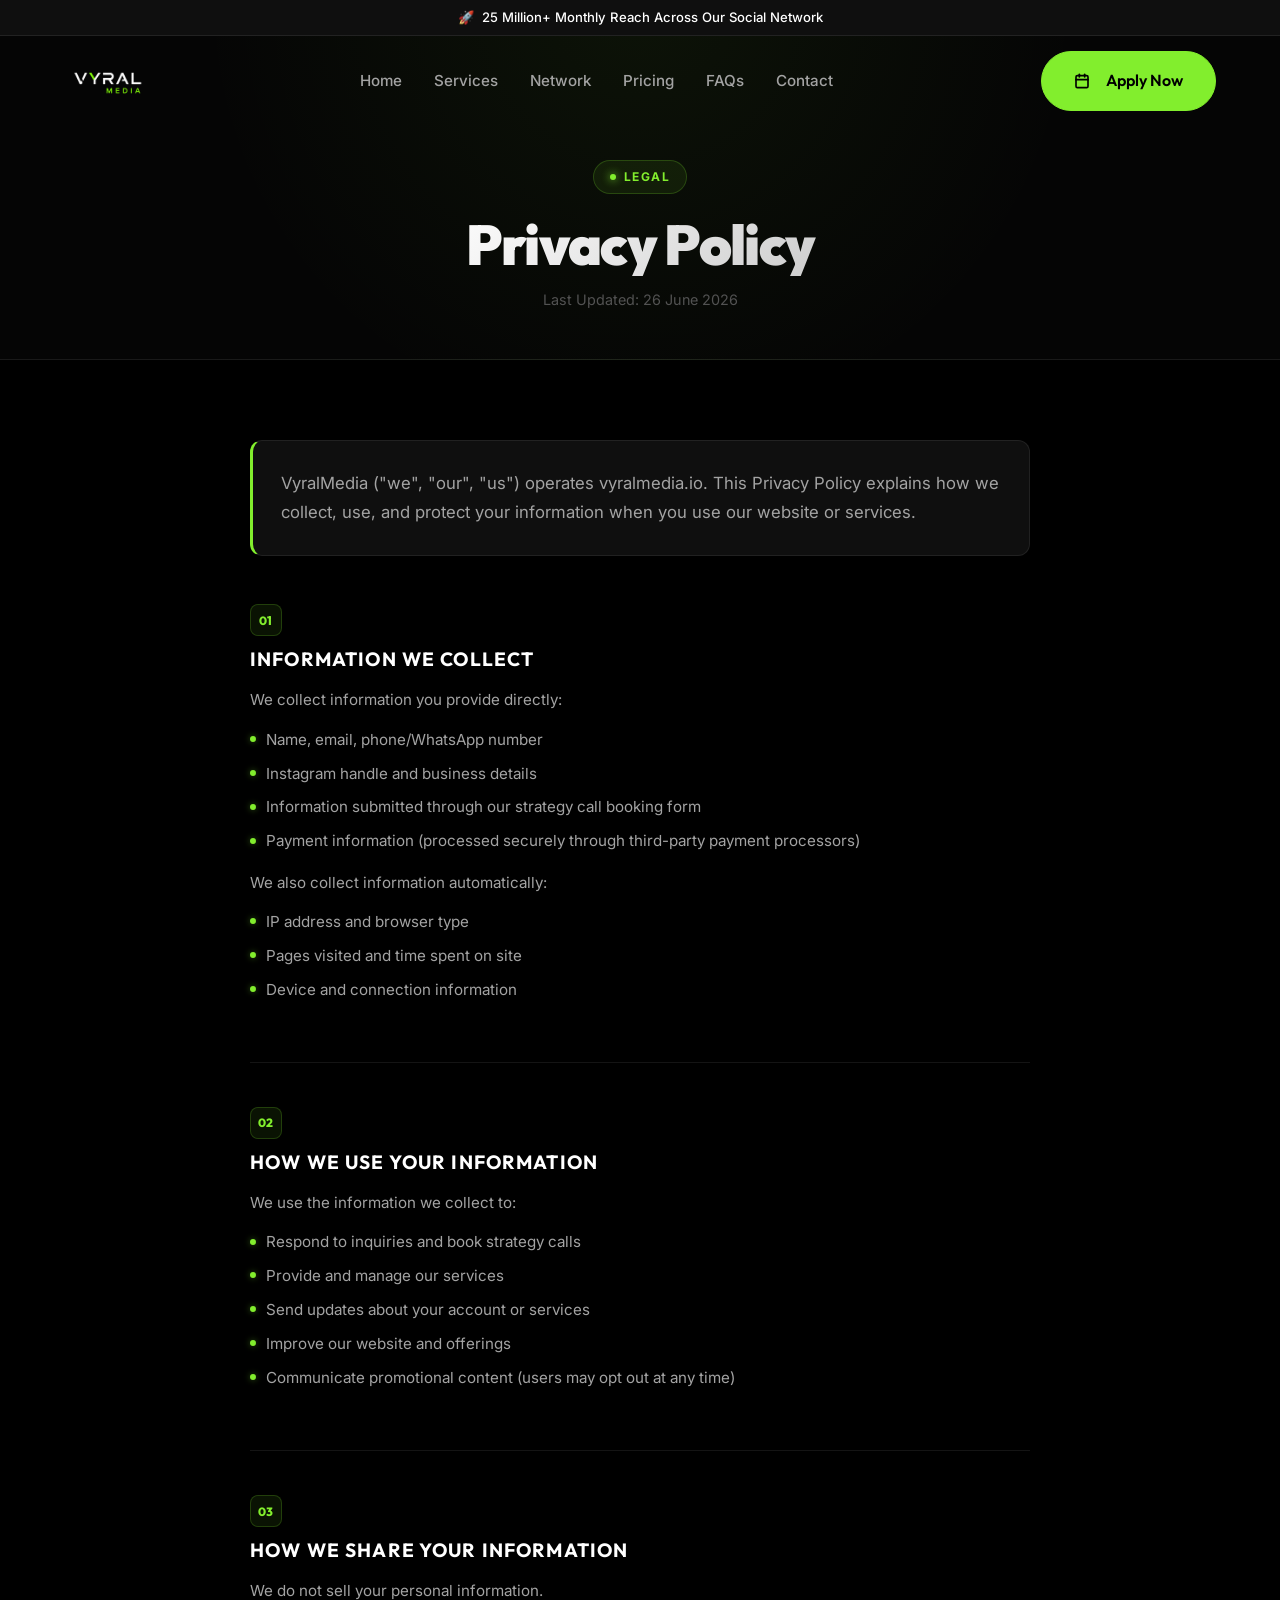
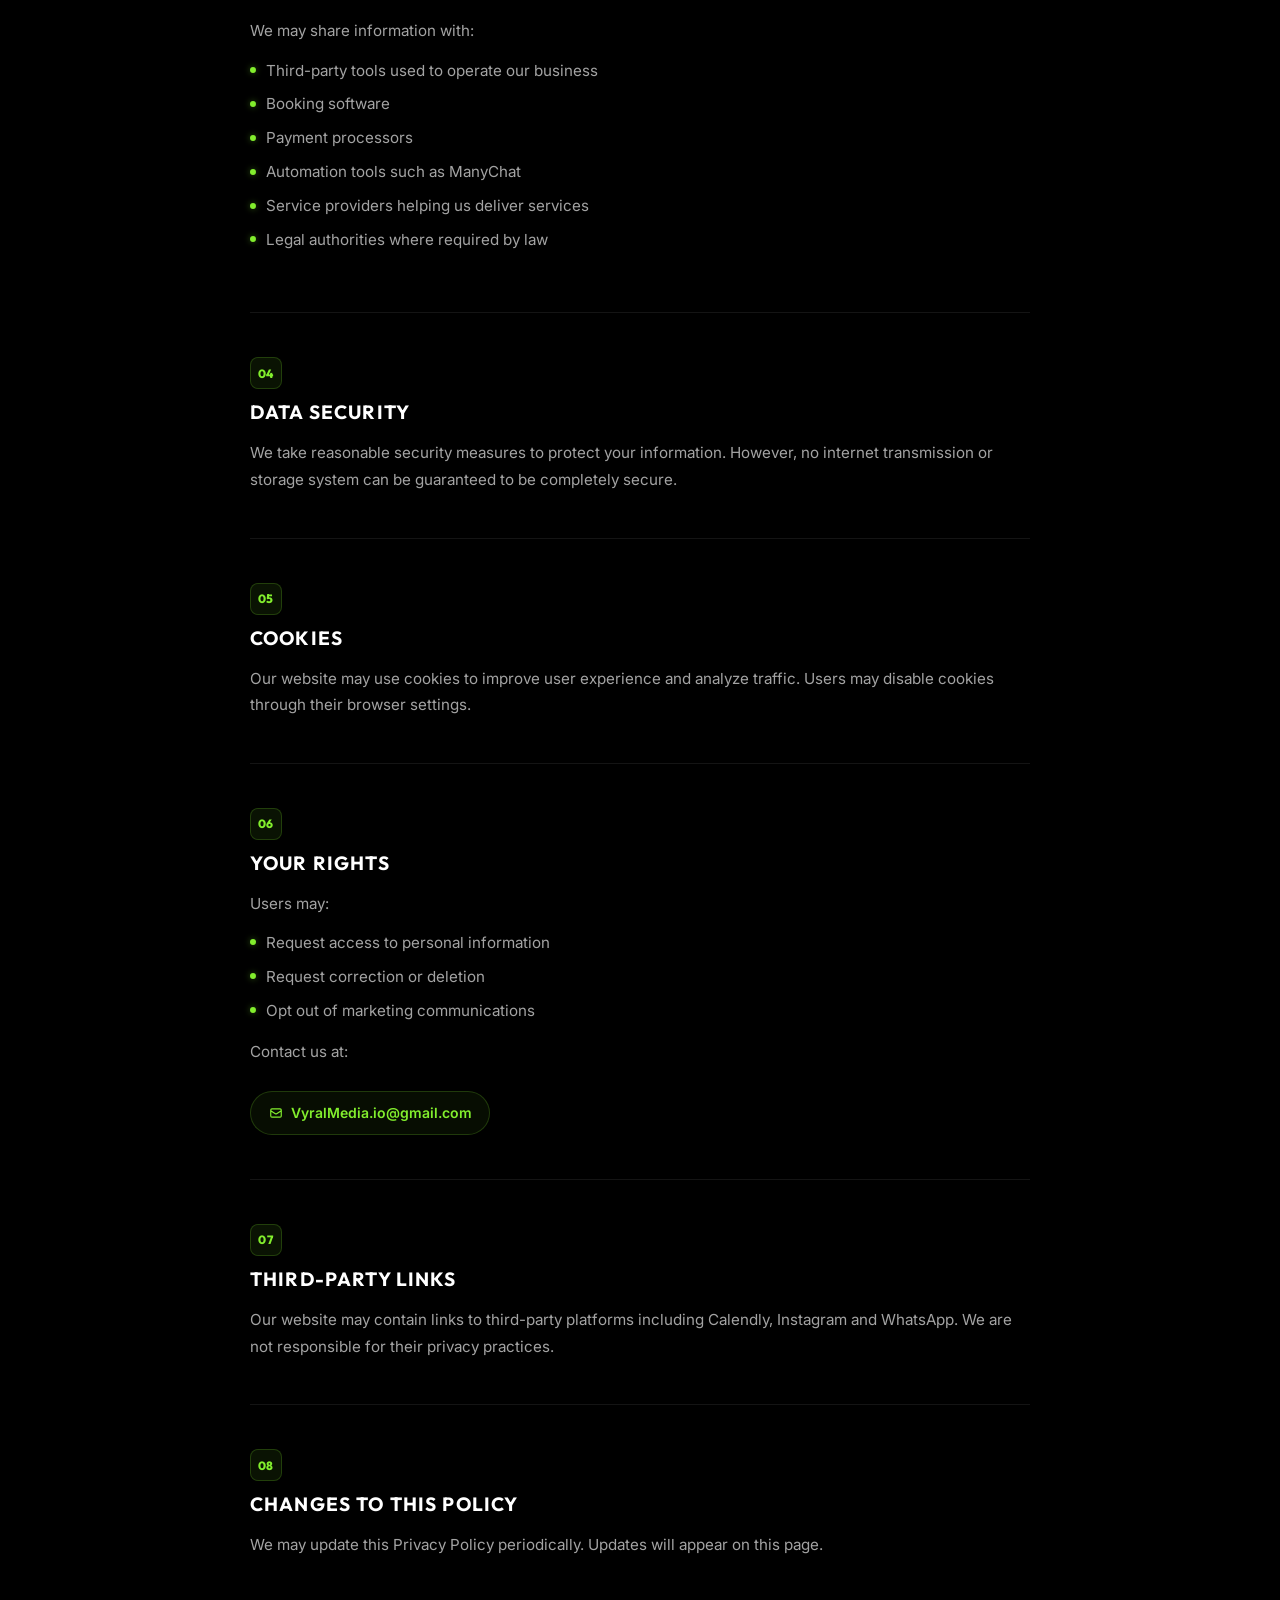
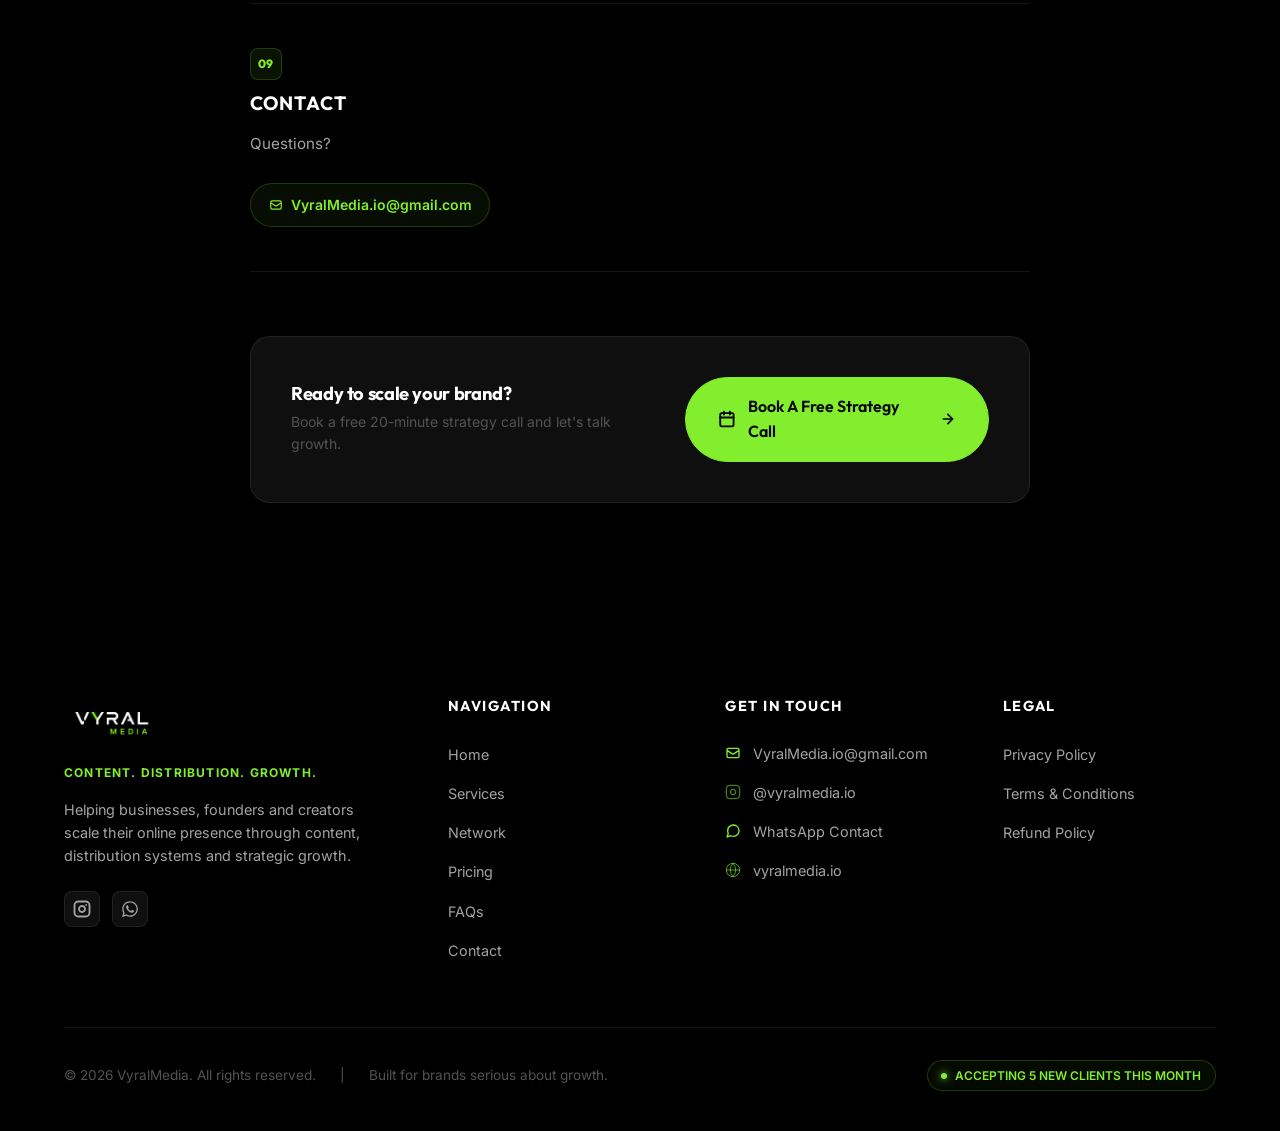
<file: privacy-policy.html>
<!DOCTYPE html>
<html lang="en">
<head>
  <meta charset="UTF-8">
  <meta name="viewport" content="width=device-width, initial-scale=1.0">
  
  <!-- Primary Meta Tags -->
  <title>Privacy Policy | Vyral Media</title>
  <meta name="description" content="Read Vyral Media's Privacy Policy to learn how we protect your personal details, collection methods, and user rights.">
  <link rel="canonical" href="https://vyralmedia.io/privacy-policy.html">
  
  <!-- Preconnect & Preload Hints -->
  <link rel="preconnect" href="https://fonts.googleapis.com">
  <link rel="preconnect" href="https://fonts.gstatic.com" crossorigin>
  <link rel="preconnect" href="https://www.googletagmanager.com">
  
  <!-- Google Search Console Verification Tag -->
  <meta name="google-site-verification" content="YOUR_VERIFICATION_CODE_HERE">
  
  <!-- Google Analytics (GA4) -->
  <script async src="https://www.googletagmanager.com/gtag/js?id=G-XXXXXXXXXX"></script>
  <script>
    window.dataLayer = window.dataLayer || [];
    function gtag(){dataLayer.push(arguments);}
    gtag('js', new Date());
    gtag('config', 'G-XXXXXXXXXX');
  </script>
  
  <!-- Open Graph / Facebook -->
  <meta property="og:type" content="website">
  <meta property="og:url" content="https://vyralmedia.io/privacy-policy.html">
  <meta property="og:title" content="Privacy Policy | Vyral Media">
  <meta property="og:description" content="Read Vyral Media's Privacy Policy to learn how we protect your personal details, collection methods, and user rights.">
  <meta property="og:image" content="https://vyralmedia.io/logo.png">
  <meta property="og:site_name" content="Vyral Media">
  
  <!-- Twitter -->
  <meta name="twitter:card" content="summary_large_image">
  <meta name="twitter:url" content="https://vyralmedia.io/privacy-policy.html">
  <meta name="twitter:title" content="Privacy Policy | Vyral Media">
  <meta name="twitter:description" content="Read Vyral Media's Privacy Policy to learn how we protect your personal details, collection methods, and user rights.">
  <meta name="twitter:image" content="https://vyralmedia.io/logo.png">
  
  <!-- CSS Stylesheet -->
  <link rel="stylesheet" href="styles.css">
  <link rel="stylesheet" href="legal-page.css">
  
  <!-- Favicon Mock -->
  <link rel="icon" type="image/png" href="data:image/svg+xml,<svg xmlns=%22http://www.w3.org/2000/svg%22 viewBox=%220 0 100 100%22><text y=%22.9em%22 font-size=%2290%22>🚀</text></svg>">
  
  <!-- Structured Data JSON-LD (Schema.org) -->
  <script type="application/ld+json">
  {
    "@context": "https://schema.org",
    "@type": "WebPage",
    "@id": "https://vyralmedia.io/privacy-policy.html#webpage",
    "url": "https://vyralmedia.io/privacy-policy.html",
    "name": "Privacy Policy | Vyral Media",
    "description": "Read Vyral Media's Privacy Policy to learn how we protect your personal details, collection methods, and user rights.",
    "isPartOf": {
      "@type": "WebSite",
      "url": "https://vyralmedia.io/",
      "name": "Vyral Media"
    },
    "breadcrumb": {
      "@type": "BreadcrumbList",
      "itemListElement": [
        {
          "@type": "ListItem",
          "position": 1,
          "name": "Home",
          "item": "https://vyralmedia.io/"
        },
        {
          "@type": "ListItem",
          "position": 2,
          "name": "Privacy Policy",
          "item": "https://vyralmedia.io/privacy-policy.html"
        }
      ]
    }
  }
  </script>
</head>
<body>

  <!-- MOBILE OVERLAY -->
  <div class="mobile-overlay" id="mobile-overlay"></div>

  <!-- HEADER & NAVIGATION WRAPPER -->
  <div class="header-wrapper" id="header-wrapper">
    <!-- Announcement Bar -->
    <div class="announcement-bar" id="announcement-bar">
      <div class="announcement-inner">
        <span class="rocket-icon" aria-hidden="true">🚀</span>
        <span>25 Million+ Monthly Reach Across Our Social Network</span>
      </div>
    </div>
    <!-- Navbar -->
    <header class="container">
      <nav class="navbar" id="main-navbar">
        <a href="index.html" class="logo" id="nav-logo">
          <img src="logo.png" alt="Vyral Media Logo" fetchpriority="high">
        </a>
        <ul class="nav-menu-desktop" id="nav-menu-desktop">
          <li><a href="index.html#home" class="nav-link">Home</a></li>
          <li><a href="index.html#services" class="nav-link">Services</a></li>
          <li><a href="index.html#network" class="nav-link">Network</a></li>
          <li><a href="index.html#pricing" class="nav-link">Pricing</a></li>
          <li><a href="index.html#faqs" class="nav-link">FAQs</a></li>
          <li><a href="index.html#contact" class="nav-link">Contact</a></li>
        </ul>
        <div class="nav-actions">
          <a href="index.html#contact" class="btn btn-primary" id="navbar-cta">
            <svg class="calendar-icon" xmlns="http://www.w3.org/2000/svg" width="16" height="16" viewBox="0 0 24 24" fill="none" stroke="currentColor" stroke-width="2.5" stroke-linecap="round" stroke-linejoin="round" style="margin-right: 0.25rem;"><rect x="3" y="4" width="18" height="18" rx="2" ry="2"></rect><line x1="16" y1="2" x2="16" y2="6"></line><line x1="8" y1="2" x2="8" y2="6"></line><line x1="3" y1="10" x2="21" y2="10"></line></svg>
            Apply Now
          </a>
          <button class="hamburger-btn" id="hamburger-btn" aria-label="Toggle navigation menu">
            <span class="hamburger-line"></span>
            <span class="hamburger-line"></span>
            <span class="hamburger-line"></span>
          </button>
        </div>
      </nav>
    </header>
  </div>

  <!-- MOBILE NAVIGATION DRAWER -->
  <div class="nav-menu-mobile" id="nav-menu-mobile">
    <ul>
      <li><a href="index.html#home" class="nav-link mobile-link">Home</a></li>
      <li><a href="index.html#services" class="nav-link mobile-link">Services</a></li>
      <li><a href="index.html#network" class="nav-link mobile-link">Network</a></li>
      <li><a href="index.html#pricing" class="nav-link mobile-link">Pricing</a></li>
      <li><a href="index.html#faqs" class="nav-link mobile-link">FAQs</a></li>
      <li><a href="index.html#contact" class="nav-link mobile-link">Contact</a></li>
    </ul>
    <a href="index.html#contact" class="btn btn-primary btn-full mobile-link" id="mobile-drawer-cta">
      <svg xmlns="http://www.w3.org/2000/svg" width="18" height="18" viewBox="0 0 24 24" fill="none" stroke="currentColor" stroke-width="2.5" stroke-linecap="round" stroke-linejoin="round"><rect x="3" y="4" width="18" height="18" rx="2" ry="2"></rect><line x1="16" y1="2" x2="16" y2="6"></line><line x1="8" y1="2" x2="8" y2="6"></line><line x1="3" y1="10" x2="21" y2="10"></line></svg>
      Book A Strategy Call
      <svg class="arrow-icon" xmlns="http://www.w3.org/2000/svg" viewBox="0 0 24 24" fill="none" stroke="currentColor" stroke-width="2.5" stroke-linecap="round" stroke-linejoin="round"><line x1="5" y1="12" x2="19" y2="12"></line><polyline points="12 5 19 12 12 19"></polyline></svg>
    </a>
  </div>

  <main>

    <!-- PAGE HERO -->
    <section class="legal-hero">
      <div class="container">
        <div class="legal-page-label">
          <span></span> Legal
        </div>
        <h1 class="text-gradient">Privacy Policy</h1>
        <p class="last-updated">Last Updated: 26 June 2026</p>
      </div>
    </section>

    <!-- ARTICLE CONTENT -->
    <section class="legal-article-wrapper">
      <div class="container">
        <article class="legal-article">

          <!-- Intro -->
          <p class="legal-intro">
            VyralMedia ("we", "our", "us") operates vyralmedia.io. This Privacy Policy explains how we collect, use, and protect your information when you use our website or services.
          </p>

          <!-- 1 -->
          <div class="legal-section">
            <div class="legal-section-number">01</div>
            <h2>Information We Collect</h2>
            <p>We collect information you provide directly:</p>
            <ul class="legal-list">
              <li>Name, email, phone/WhatsApp number</li>
              <li>Instagram handle and business details</li>
              <li>Information submitted through our strategy call booking form</li>
              <li>Payment information (processed securely through third-party payment processors)</li>
            </ul>
            <p>We also collect information automatically:</p>
            <ul class="legal-list">
              <li>IP address and browser type</li>
              <li>Pages visited and time spent on site</li>
              <li>Device and connection information</li>
            </ul>
          </div>

          <!-- 2 -->
          <div class="legal-section">
            <div class="legal-section-number">02</div>
            <h2>How We Use Your Information</h2>
            <p>We use the information we collect to:</p>
            <ul class="legal-list">
              <li>Respond to inquiries and book strategy calls</li>
              <li>Provide and manage our services</li>
              <li>Send updates about your account or services</li>
              <li>Improve our website and offerings</li>
              <li>Communicate promotional content (users may opt out at any time)</li>
            </ul>
          </div>

          <!-- 3 -->
          <div class="legal-section">
            <div class="legal-section-number">03</div>
            <h2>How We Share Your Information</h2>
            <p>We do not sell your personal information.</p>
            <p>We may share information with:</p>
            <ul class="legal-list">
              <li>Third-party tools used to operate our business</li>
              <li>Booking software</li>
              <li>Payment processors</li>
              <li>Automation tools such as ManyChat</li>
              <li>Service providers helping us deliver services</li>
              <li>Legal authorities where required by law</li>
            </ul>
          </div>

          <!-- 4 -->
          <div class="legal-section">
            <div class="legal-section-number">04</div>
            <h2>Data Security</h2>
            <p>We take reasonable security measures to protect your information. However, no internet transmission or storage system can be guaranteed to be completely secure.</p>
          </div>

          <!-- 5 -->
          <div class="legal-section">
            <div class="legal-section-number">05</div>
            <h2>Cookies</h2>
            <p>Our website may use cookies to improve user experience and analyze traffic. Users may disable cookies through their browser settings.</p>
          </div>

          <!-- 6 -->
          <div class="legal-section">
            <div class="legal-section-number">06</div>
            <h2>Your Rights</h2>
            <p>Users may:</p>
            <ul class="legal-list">
              <li>Request access to personal information</li>
              <li>Request correction or deletion</li>
              <li>Opt out of marketing communications</li>
            </ul>
            <p>Contact us at:</p>
            <a href="mailto:VyralMedia.io@gmail.com" class="legal-contact-box">
              <svg xmlns="http://www.w3.org/2000/svg" fill="none" viewBox="0 0 24 24" stroke="currentColor"><path stroke-linecap="round" stroke-linejoin="round" stroke-width="2" d="M3 8l7.89 5.26a2 2 0 002.22 0L21 8M5 19h14a2 2 0 002-2V7a2 2 0 00-2-2H5a2 2 0 00-2 2v10a2 2 0 002 2z"></path></svg>
              VyralMedia.io@gmail.com
            </a>
          </div>

          <!-- 7 -->
          <div class="legal-section">
            <div class="legal-section-number">07</div>
            <h2>Third-Party Links</h2>
            <p>Our website may contain links to third-party platforms including Calendly, Instagram and WhatsApp. We are not responsible for their privacy practices.</p>
          </div>

          <!-- 8 -->
          <div class="legal-section">
            <div class="legal-section-number">08</div>
            <h2>Changes to This Policy</h2>
            <p>We may update this Privacy Policy periodically. Updates will appear on this page.</p>
          </div>

          <!-- 9 -->
          <div class="legal-section">
            <div class="legal-section-number">09</div>
            <h2>Contact</h2>
            <p>Questions?</p>
            <a href="mailto:VyralMedia.io@gmail.com" class="legal-contact-box">
              <svg xmlns="http://www.w3.org/2000/svg" fill="none" viewBox="0 0 24 24" stroke="currentColor"><path stroke-linecap="round" stroke-linejoin="round" stroke-width="2" d="M3 8l7.89 5.26a2 2 0 002.22 0L21 8M5 19h14a2 2 0 002-2V7a2 2 0 00-2-2H5a2 2 0 00-2 2v10a2 2 0 002 2z"></path></svg>
              VyralMedia.io@gmail.com
            </a>
          </div>

          <!-- Back CTA -->
          <div class="legal-back-strip">
            <div>
              <h3>Ready to scale your brand?</h3>
              <p>Book a free 20-minute strategy call and let's talk growth.</p>
            </div>
            <a href="index.html#contact" class="btn btn-primary">
              <svg xmlns="http://www.w3.org/2000/svg" width="18" height="18" viewBox="0 0 24 24" fill="none" stroke="currentColor" stroke-width="2.5" stroke-linecap="round" stroke-linejoin="round"><rect x="3" y="4" width="18" height="18" rx="2" ry="2"></rect><line x1="16" y1="2" x2="16" y2="6"></line><line x1="8" y1="2" x2="8" y2="6"></line><line x1="3" y1="10" x2="21" y2="10"></line></svg>
              Book A Free Strategy Call
              <svg class="arrow-icon" xmlns="http://www.w3.org/2000/svg" viewBox="0 0 24 24" fill="none" stroke="currentColor" stroke-width="2.5" stroke-linecap="round" stroke-linejoin="round"><line x1="5" y1="12" x2="19" y2="12"></line><polyline points="12 5 19 12 12 19"></polyline></svg>
            </a>
          </div>

        </article>
      </div>
    </section>

  </main>

  <!-- FOOTER -->
  <footer class="footer">
    <div class="container">
      <div class="footer-grid">
        <div class="footer-logo-block">
          <a href="index.html" class="logo">
            <img src="logo.png" alt="Vyral Media Logo" loading="lazy">
          </a>
          <div class="tagline">CONTENT. DISTRIBUTION. GROWTH.</div>
          <p class="desc">Helping businesses, founders and creators scale their online presence through content, distribution systems and strategic growth.</p>
          <div class="footer-social-links">
            <a href="https://instagram.com/vyralmedia.io" target="_blank" rel="noopener" class="social-btn" aria-label="Instagram">
              <svg xmlns="http://www.w3.org/2000/svg" viewBox="0 0 24 24" fill="none" stroke="currentColor" stroke-width="2.5" stroke-linecap="round" stroke-linejoin="round"><rect x="2" y="2" width="20" height="20" rx="5" ry="5"></rect><path d="M16 11.37A4 4 0 1 1 12.63 8 4 4 0 0 1 16 11.37z"></path><line x1="17.5" y1="6.5" x2="17.51" y2="6.5"></line></svg>
            </a>
            <a href="https://wa.me/919897303727" target="_blank" rel="noopener" class="social-btn" aria-label="WhatsApp">
              <svg xmlns="http://www.w3.org/2000/svg" viewBox="0 0 448 512" fill="currentColor" style="width: 18px; height: 18px;"><path d="M380.9 97.1C339 55.1 283.2 32 223.9 32c-122.4 0-222 99.6-222 222 0 39.1 10.2 77.3 29.6 111L0 480l117.7-30.9c32.4 17.7 68.9 27 106.1 27h.1c122.3 0 224.1-99.6 224.1-222 0-59.3-25.2-115-67.1-157zm-157 341.6c-33.2 0-65.7-8.9-94-25.7l-6.7-4-69.8 18.3L72 359.2l-4.4-7c-18.5-29.4-28.2-63.3-28.2-98.2 0-101.7 82.8-184.5 184.6-184.5 49.3 0 95.6 19.2 130.4 54.1 34.8 34.9 56.2 81.2 56.1 130.5 0 101.8-84.9 184.6-186.6 184.6zm101.2-138.2c-5.5-2.8-32.8-16.2-37.9-18-5.1-1.9-8.8-2.8-12.5 2.8-3.7 5.6-14.3 18-17.6 21.8-3.2 3.7-6.5 4.2-12 1.4-32.6-16.3-54-29.1-75.5-66-5.7-9.8 5.7-9.1 16.3-30.3 1.8-3.7.9-6.9-.5-9.7-1.4-2.8-12.5-30.1-17.1-41.2-4.5-10.8-9.1-9.3-12.5-9.5-3.2-.2-6.9-.2-10.6-.2-3.7 0-9.7 1.4-14.8 6.9-5.1 5.6-19.4 19-19.4 46.3 0 27.3 19.9 53.7 22.6 57.4 2.8 3.7 39.1 59.7 94.8 83.8 35.2 15.2 49 16.5 66.6 13.9 10.7-1.6 32.8-13.4 37.4-26.4 4.6-13 4.6-24.1 3.2-26.4-1.3-2.5-5-3.9-10.5-6.6z"/></svg>
            </a>
          </div>
        </div>
        <div>
          <div class="footer-col-title">Navigation</div>
          <ul class="footer-menu">
            <li><a href="index.html#home" class="footer-link">Home <svg xmlns="http://www.w3.org/2000/svg" fill="none" viewBox="0 0 24 24" stroke="currentColor"><path stroke-linecap="round" stroke-linejoin="round" stroke-width="2.5" d="M9 5l7 7-7 7"></path></svg></a></li>
            <li><a href="index.html#services" class="footer-link">Services <svg xmlns="http://www.w3.org/2000/svg" fill="none" viewBox="0 0 24 24" stroke="currentColor"><path stroke-linecap="round" stroke-linejoin="round" stroke-width="2.5" d="M9 5l7 7-7 7"></path></svg></a></li>
            <li><a href="index.html#network" class="footer-link">Network <svg xmlns="http://www.w3.org/2000/svg" fill="none" viewBox="0 0 24 24" stroke="currentColor"><path stroke-linecap="round" stroke-linejoin="round" stroke-width="2.5" d="M9 5l7 7-7 7"></path></svg></a></li>
            <li><a href="index.html#pricing" class="footer-link">Pricing <svg xmlns="http://www.w3.org/2000/svg" fill="none" viewBox="0 0 24 24" stroke="currentColor"><path stroke-linecap="round" stroke-linejoin="round" stroke-width="2.5" d="M9 5l7 7-7 7"></path></svg></a></li>
            <li><a href="index.html#faqs" class="footer-link">FAQs <svg xmlns="http://www.w3.org/2000/svg" fill="none" viewBox="0 0 24 24" stroke="currentColor"><path stroke-linecap="round" stroke-linejoin="round" stroke-width="2.5" d="M9 5l7 7-7 7"></path></svg></a></li>
            <li><a href="index.html#contact" class="footer-link">Contact <svg xmlns="http://www.w3.org/2000/svg" fill="none" viewBox="0 0 24 24" stroke="currentColor"><path stroke-linecap="round" stroke-linejoin="round" stroke-width="2.5" d="M9 5l7 7-7 7"></path></svg></a></li>
          </ul>
        </div>
        <div>
          <div class="footer-col-title">Get In Touch</div>
          <ul class="footer-info-list">
            <li><a href="mailto:VyralMedia.io@gmail.com" class="footer-info-item"><svg xmlns="http://www.w3.org/2000/svg" fill="none" viewBox="0 0 24 24" stroke="currentColor"><path stroke-linecap="round" stroke-linejoin="round" stroke-width="2" d="M3 8l7.89 5.26a2 2 0 002.22 0L21 8M5 19h14a2 2 0 002-2V7a2 2 0 00-2-2H5a2 2 0 00-2 2v10a2 2 0 002 2z"></path></svg>VyralMedia.io@gmail.com</a></li>
            <li><a href="https://instagram.com/vyralmedia.io" target="_blank" rel="noopener" class="footer-info-item"><svg xmlns="http://www.w3.org/2000/svg" fill="none" viewBox="0 0 24 24" stroke="currentColor"><rect x="2" y="2" width="20" height="20" rx="5" ry="5"></rect><path d="M16 11.37A4 4 0 1 1 12.63 8 4 4 0 0 1 16 11.37z"></path><line x1="17.5" y1="6.5" x2="17.51" y2="6.5"></line></svg>@vyralmedia.io</a></li>
            <li><a href="https://wa.me/919897303727" target="_blank" rel="noopener" class="footer-info-item"><svg xmlns="http://www.w3.org/2000/svg" fill="none" viewBox="0 0 24 24" stroke="currentColor"><path stroke-linecap="round" stroke-linejoin="round" stroke-width="2" d="M21 11.5a8.38 8.38 0 0 1-.9 3.8 8.5 8.5 0 0 1-7.6 4.7 8.38 8.38 0 0 1-3.8-.9L3 21l1.9-5.7a8.38 8.38 0 0 1-.9-3.8 8.5 8.5 0 0 1 4.7-7.6 8.38 8.38 0 0 1 3.8-.9h.5a8.48 8.48 0 0 1 8 8v.5z"></path></svg>WhatsApp Contact</a></li>
            <li><a href="https://vyralmedia.io" class="footer-info-item"><svg xmlns="http://www.w3.org/2000/svg" fill="none" viewBox="0 0 24 24" stroke="currentColor"><circle cx="12" cy="12" r="10"></circle><line x1="2" y1="12" x2="22" y2="12"></line><path d="M12 2a15.3 15.3 0 0 1 4 10 15.3 15.3 0 0 1-4 10 15.3 15.3 0 0 1-4-10 15.3 15.3 0 0 1 4-10z"></path></svg>vyralmedia.io</a></li>
          </ul>
        </div>
        <div>
          <div class="footer-col-title">Legal</div>
          <ul class="footer-menu">
            <li><a href="privacy-policy.html" class="footer-link">Privacy Policy <svg xmlns="http://www.w3.org/2000/svg" fill="none" viewBox="0 0 24 24" stroke="currentColor"><path stroke-linecap="round" stroke-linejoin="round" stroke-width="2.5" d="M9 5l7 7-7 7"></path></svg></a></li>
            <li><a href="terms-and-conditions.html" class="footer-link">Terms &amp; Conditions <svg xmlns="http://www.w3.org/2000/svg" fill="none" viewBox="0 0 24 24" stroke="currentColor"><path stroke-linecap="round" stroke-linejoin="round" stroke-width="2.5" d="M9 5l7 7-7 7"></path></svg></a></li>
            <li><a href="refund-policy.html" class="footer-link">Refund Policy <svg xmlns="http://www.w3.org/2000/svg" fill="none" viewBox="0 0 24 24" stroke="currentColor"><path stroke-linecap="round" stroke-linejoin="round" stroke-width="2.5" d="M9 5l7 7-7 7"></path></svg></a></li>
          </ul>
        </div>
      </div>
      <hr class="footer-divider">
      <div class="footer-bottom-strip">
        <div class="footer-bottom-left">
          <span>&copy; 2026 VyralMedia. All rights reserved.</span>
          <span>|</span>
          <span>Built for brands serious about growth.</span>
        </div>
        <div class="footer-capacity-indicator">
          <span class="dot"></span>
          ACCEPTING 5 NEW CLIENTS THIS MONTH
        </div>
      </div>
    </div>
  </footer>

  <script src="script.js"></script>
</body>
</html>
</file>
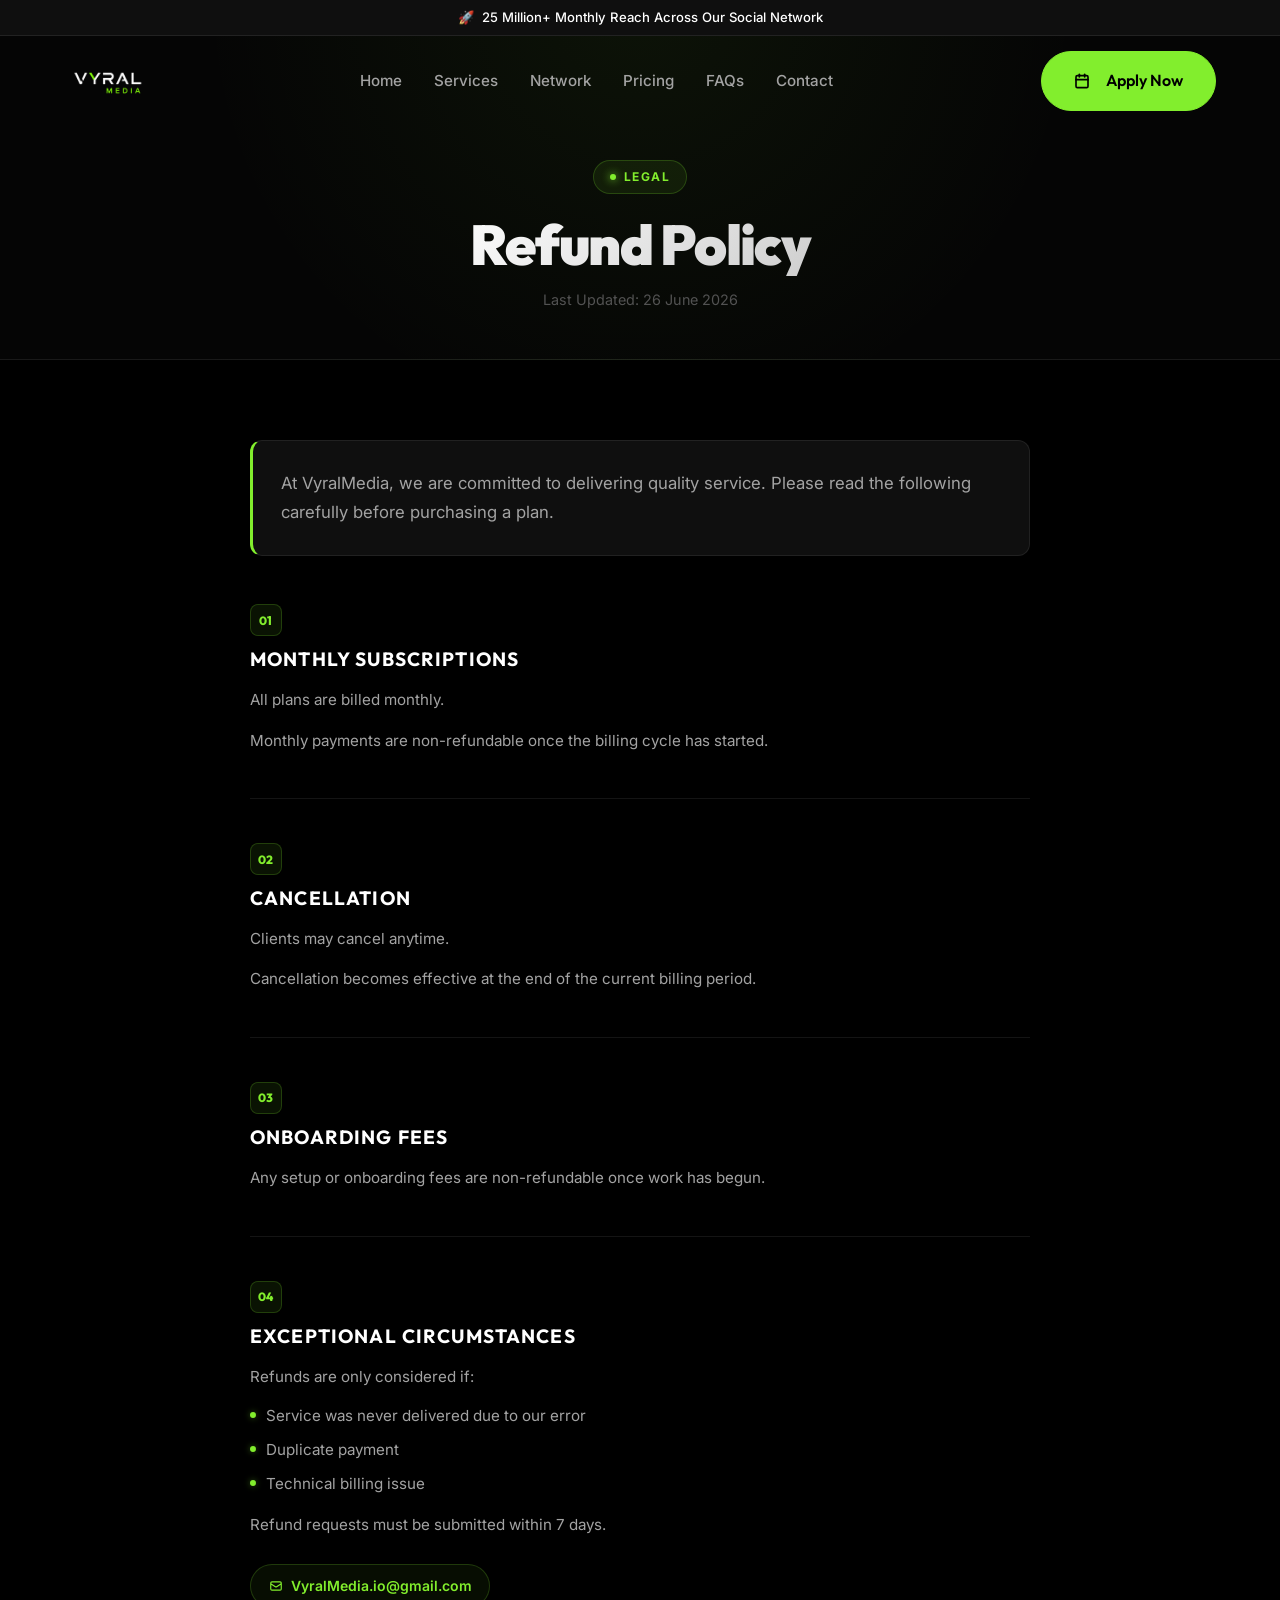
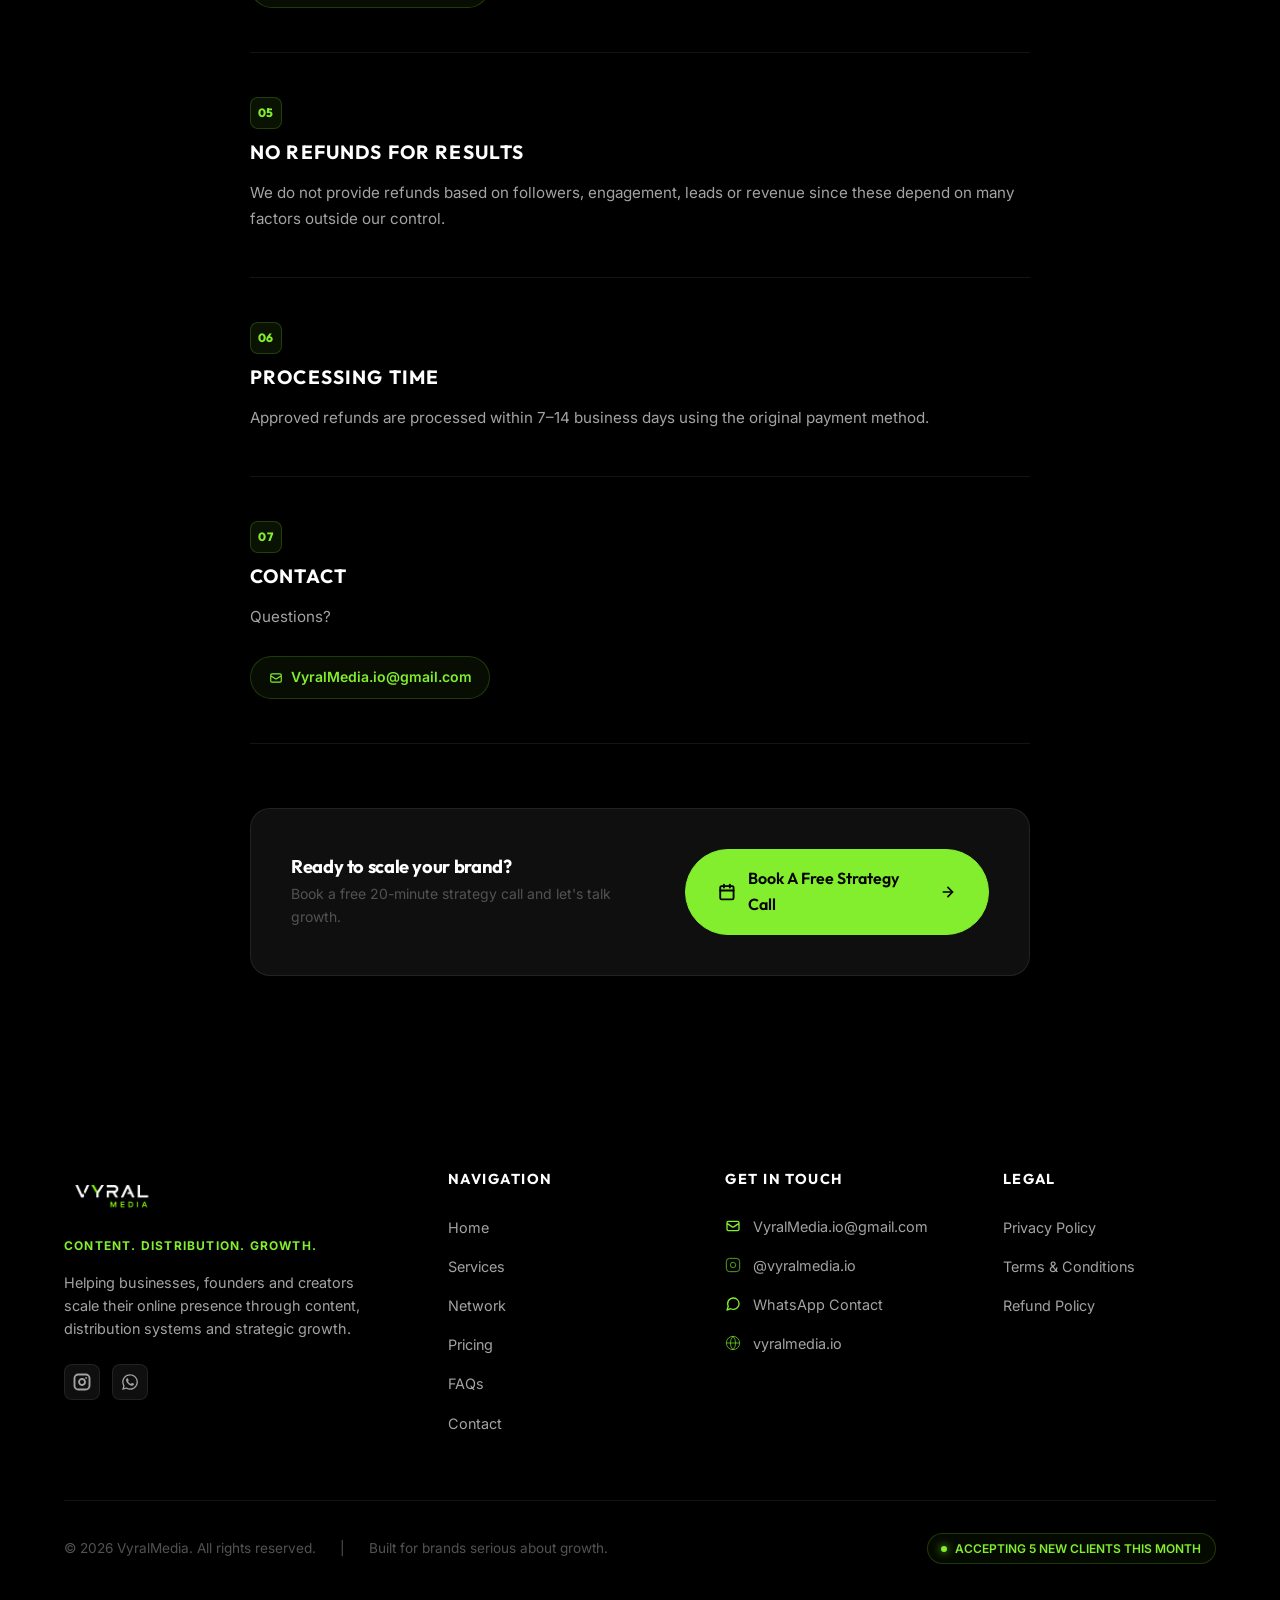
<file: refund-policy.html>
<!DOCTYPE html>
<html lang="en">
<head>
  <meta charset="UTF-8">
  <meta name="viewport" content="width=device-width, initial-scale=1.0">
  
  <!-- Primary Meta Tags -->
  <title>Refund Policy | Vyral Media</title>
  <meta name="description" content="Read Vyral Media's Refund Policy. Understand our billing terms, cancellation guidelines, and exceptional refund rules.">
  <link rel="canonical" href="https://vyralmedia.io/refund-policy.html">
  
  <!-- Preconnect & Preload Hints -->
  <link rel="preconnect" href="https://fonts.googleapis.com">
  <link rel="preconnect" href="https://fonts.gstatic.com" crossorigin>
  <link rel="preconnect" href="https://www.googletagmanager.com">
  
  <!-- Google Search Console Verification Tag -->
  <meta name="google-site-verification" content="YOUR_VERIFICATION_CODE_HERE">
  
  <!-- Google Analytics (GA4) -->
  <script async src="https://www.googletagmanager.com/gtag/js?id=G-XXXXXXXXXX"></script>
  <script>
    window.dataLayer = window.dataLayer || [];
    function gtag(){dataLayer.push(arguments);}
    gtag('js', new Date());
    gtag('config', 'G-XXXXXXXXXX');
  </script>
  
  <!-- Open Graph / Facebook -->
  <meta property="og:type" content="website">
  <meta property="og:url" content="https://vyralmedia.io/refund-policy.html">
  <meta property="og:title" content="Refund Policy | Vyral Media">
  <meta property="og:description" content="Read Vyral Media's Refund Policy. Understand our billing terms, cancellation guidelines, and exceptional refund rules.">
  <meta property="og:image" content="https://vyralmedia.io/logo.png">
  <meta property="og:site_name" content="Vyral Media">
  
  <!-- Twitter -->
  <meta name="twitter:card" content="summary_large_image">
  <meta name="twitter:url" content="https://vyralmedia.io/refund-policy.html">
  <meta name="twitter:title" content="Refund Policy | Vyral Media">
  <meta name="twitter:description" content="Read Vyral Media's Refund Policy. Understand our billing terms, cancellation guidelines, and exceptional refund rules.">
  <meta name="twitter:image" content="https://vyralmedia.io/logo.png">
  
  <!-- CSS Stylesheet -->
  <link rel="stylesheet" href="styles.css">
  <link rel="stylesheet" href="legal-page.css">
  
  <!-- Favicon Mock -->
  <link rel="icon" type="image/png" href="data:image/svg+xml,<svg xmlns=%22http://www.w3.org/2000/svg%22 viewBox=%220 0 100 100%22><text y=%22.9em%22 font-size=%2290%22>🚀</text></svg>">
  
  <!-- Structured Data JSON-LD (Schema.org) -->
  <script type="application/ld+json">
  {
    "@context": "https://schema.org",
    "@type": "WebPage",
    "@id": "https://vyralmedia.io/refund-policy.html#webpage",
    "url": "https://vyralmedia.io/refund-policy.html",
    "name": "Refund Policy | Vyral Media",
    "description": "Read Vyral Media's Refund Policy. Understand our billing terms, cancellation guidelines, and exceptional refund rules.",
    "isPartOf": {
      "@type": "WebSite",
      "url": "https://vyralmedia.io/",
      "name": "Vyral Media"
    },
    "breadcrumb": {
      "@type": "BreadcrumbList",
      "itemListElement": [
        {
          "@type": "ListItem",
          "position": 1,
          "name": "Home",
          "item": "https://vyralmedia.io/"
        },
        {
          "@type": "ListItem",
          "position": 2,
          "name": "Refund Policy",
          "item": "https://vyralmedia.io/refund-policy.html"
        }
      ]
    }
  }
  </script>
</head>
<body>

  <!-- MOBILE OVERLAY -->
  <div class="mobile-overlay" id="mobile-overlay"></div>

  <!-- HEADER & NAVIGATION WRAPPER -->
  <div class="header-wrapper" id="header-wrapper">
    <div class="announcement-bar" id="announcement-bar">
      <div class="announcement-inner">
        <span class="rocket-icon" aria-hidden="true">🚀</span>
        <span>25 Million+ Monthly Reach Across Our Social Network</span>
      </div>
    </div>
    <header class="container">
      <nav class="navbar" id="main-navbar">
        <a href="index.html" class="logo" id="nav-logo">
          <img src="logo.png" alt="Vyral Media Logo" fetchpriority="high">
        </a>
        <ul class="nav-menu-desktop" id="nav-menu-desktop">
          <li><a href="index.html#home" class="nav-link">Home</a></li>
          <li><a href="index.html#services" class="nav-link">Services</a></li>
          <li><a href="index.html#network" class="nav-link">Network</a></li>
          <li><a href="index.html#pricing" class="nav-link">Pricing</a></li>
          <li><a href="index.html#faqs" class="nav-link">FAQs</a></li>
          <li><a href="index.html#contact" class="nav-link">Contact</a></li>
        </ul>
        <div class="nav-actions">
          <a href="index.html#contact" class="btn btn-primary" id="navbar-cta">
            <svg class="calendar-icon" xmlns="http://www.w3.org/2000/svg" width="16" height="16" viewBox="0 0 24 24" fill="none" stroke="currentColor" stroke-width="2.5" stroke-linecap="round" stroke-linejoin="round" style="margin-right: 0.25rem;"><rect x="3" y="4" width="18" height="18" rx="2" ry="2"></rect><line x1="16" y1="2" x2="16" y2="6"></line><line x1="8" y1="2" x2="8" y2="6"></line><line x1="3" y1="10" x2="21" y2="10"></line></svg>
            Apply Now
          </a>
          <button class="hamburger-btn" id="hamburger-btn" aria-label="Toggle navigation menu">
            <span class="hamburger-line"></span>
            <span class="hamburger-line"></span>
            <span class="hamburger-line"></span>
          </button>
        </div>
      </nav>
    </header>
  </div>

  <!-- MOBILE NAVIGATION DRAWER -->
  <div class="nav-menu-mobile" id="nav-menu-mobile">
    <ul>
      <li><a href="index.html#home" class="nav-link mobile-link">Home</a></li>
      <li><a href="index.html#services" class="nav-link mobile-link">Services</a></li>
      <li><a href="index.html#network" class="nav-link mobile-link">Network</a></li>
      <li><a href="index.html#pricing" class="nav-link mobile-link">Pricing</a></li>
      <li><a href="index.html#faqs" class="nav-link mobile-link">FAQs</a></li>
      <li><a href="index.html#contact" class="nav-link mobile-link">Contact</a></li>
    </ul>
    <a href="index.html#contact" class="btn btn-primary btn-full mobile-link" id="mobile-drawer-cta">
      <svg xmlns="http://www.w3.org/2000/svg" width="18" height="18" viewBox="0 0 24 24" fill="none" stroke="currentColor" stroke-width="2.5" stroke-linecap="round" stroke-linejoin="round"><rect x="3" y="4" width="18" height="18" rx="2" ry="2"></rect><line x1="16" y1="2" x2="16" y2="6"></line><line x1="8" y1="2" x2="8" y2="6"></line><line x1="3" y1="10" x2="21" y2="10"></line></svg>
      Book A Strategy Call
      <svg class="arrow-icon" xmlns="http://www.w3.org/2000/svg" viewBox="0 0 24 24" fill="none" stroke="currentColor" stroke-width="2.5" stroke-linecap="round" stroke-linejoin="round"><line x1="5" y1="12" x2="19" y2="12"></line><polyline points="12 5 19 12 12 19"></polyline></svg>
    </a>
  </div>

  <main>

    <!-- PAGE HERO -->
    <section class="legal-hero">
      <div class="container">
        <div class="legal-page-label">
          <span></span> Legal
        </div>
        <h1 class="text-gradient">Refund Policy</h1>
        <p class="last-updated">Last Updated: 26 June 2026</p>
      </div>
    </section>

    <!-- ARTICLE CONTENT -->
    <section class="legal-article-wrapper">
      <div class="container">
        <article class="legal-article">

          <!-- Intro -->
          <p class="legal-intro">
            At VyralMedia, we are committed to delivering quality service. Please read the following carefully before purchasing a plan.
          </p>

          <!-- 1 -->
          <div class="legal-section">
            <div class="legal-section-number">01</div>
            <h2>Monthly Subscriptions</h2>
            <p>All plans are billed monthly.</p>
            <p>Monthly payments are non-refundable once the billing cycle has started.</p>
          </div>

          <!-- 2 -->
          <div class="legal-section">
            <div class="legal-section-number">02</div>
            <h2>Cancellation</h2>
            <p>Clients may cancel anytime.</p>
            <p>Cancellation becomes effective at the end of the current billing period.</p>
          </div>

          <!-- 3 -->
          <div class="legal-section">
            <div class="legal-section-number">03</div>
            <h2>Onboarding Fees</h2>
            <p>Any setup or onboarding fees are non-refundable once work has begun.</p>
          </div>

          <!-- 4 -->
          <div class="legal-section">
            <div class="legal-section-number">04</div>
            <h2>Exceptional Circumstances</h2>
            <p>Refunds are only considered if:</p>
            <ul class="legal-list">
              <li>Service was never delivered due to our error</li>
              <li>Duplicate payment</li>
              <li>Technical billing issue</li>
            </ul>
            <p>Refund requests must be submitted within 7 days.</p>
            <a href="mailto:VyralMedia.io@gmail.com" class="legal-contact-box">
              <svg xmlns="http://www.w3.org/2000/svg" fill="none" viewBox="0 0 24 24" stroke="currentColor"><path stroke-linecap="round" stroke-linejoin="round" stroke-width="2" d="M3 8l7.89 5.26a2 2 0 002.22 0L21 8M5 19h14a2 2 0 002-2V7a2 2 0 00-2-2H5a2 2 0 00-2 2v10a2 2 0 002 2z"></path></svg>
              VyralMedia.io@gmail.com
            </a>
          </div>

          <!-- 5 -->
          <div class="legal-section">
            <div class="legal-section-number">05</div>
            <h2>No Refunds for Results</h2>
            <p>We do not provide refunds based on followers, engagement, leads or revenue since these depend on many factors outside our control.</p>
          </div>

          <!-- 6 -->
          <div class="legal-section">
            <div class="legal-section-number">06</div>
            <h2>Processing Time</h2>
            <p>Approved refunds are processed within 7–14 business days using the original payment method.</p>
          </div>

          <!-- 7 -->
          <div class="legal-section">
            <div class="legal-section-number">07</div>
            <h2>Contact</h2>
            <p>Questions?</p>
            <a href="mailto:VyralMedia.io@gmail.com" class="legal-contact-box">
              <svg xmlns="http://www.w3.org/2000/svg" fill="none" viewBox="0 0 24 24" stroke="currentColor"><path stroke-linecap="round" stroke-linejoin="round" stroke-width="2" d="M3 8l7.89 5.26a2 2 0 002.22 0L21 8M5 19h14a2 2 0 002-2V7a2 2 0 00-2-2H5a2 2 0 00-2 2v10a2 2 0 002 2z"></path></svg>
              VyralMedia.io@gmail.com
            </a>
          </div>

          <!-- Back CTA -->
          <div class="legal-back-strip">
            <div>
              <h3>Ready to scale your brand?</h3>
              <p>Book a free 20-minute strategy call and let's talk growth.</p>
            </div>
            <a href="index.html#contact" class="btn btn-primary">
              <svg xmlns="http://www.w3.org/2000/svg" width="18" height="18" viewBox="0 0 24 24" fill="none" stroke="currentColor" stroke-width="2.5" stroke-linecap="round" stroke-linejoin="round"><rect x="3" y="4" width="18" height="18" rx="2" ry="2"></rect><line x1="16" y1="2" x2="16" y2="6"></line><line x1="8" y1="2" x2="8" y2="6"></line><line x1="3" y1="10" x2="21" y2="10"></line></svg>
              Book A Free Strategy Call
              <svg class="arrow-icon" xmlns="http://www.w3.org/2000/svg" viewBox="0 0 24 24" fill="none" stroke="currentColor" stroke-width="2.5" stroke-linecap="round" stroke-linejoin="round"><line x1="5" y1="12" x2="19" y2="12"></line><polyline points="12 5 19 12 12 19"></polyline></svg>
            </a>
          </div>

        </article>
      </div>
    </section>

  </main>

  <!-- FOOTER -->
  <footer class="footer">
    <div class="container">
      <div class="footer-grid">
        <div class="footer-logo-block">
          <a href="index.html" class="logo">
            <img src="logo.png" alt="Vyral Media Logo" loading="lazy">
          </a>
          <div class="tagline">CONTENT. DISTRIBUTION. GROWTH.</div>
          <p class="desc">Helping businesses, founders and creators scale their online presence through content, distribution systems and strategic growth.</p>
          <div class="footer-social-links">
            <a href="https://instagram.com/vyralmedia.io" target="_blank" rel="noopener" class="social-btn" aria-label="Instagram">
              <svg xmlns="http://www.w3.org/2000/svg" viewBox="0 0 24 24" fill="none" stroke="currentColor" stroke-width="2.5" stroke-linecap="round" stroke-linejoin="round"><rect x="2" y="2" width="20" height="20" rx="5" ry="5"></rect><path d="M16 11.37A4 4 0 1 1 12.63 8 4 4 0 0 1 16 11.37z"></path><line x1="17.5" y1="6.5" x2="17.51" y2="6.5"></line></svg>
            </a>
            <a href="https://wa.me/919897303727" target="_blank" rel="noopener" class="social-btn" aria-label="WhatsApp">
              <svg xmlns="http://www.w3.org/2000/svg" viewBox="0 0 448 512" fill="currentColor" style="width: 18px; height: 18px;"><path d="M380.9 97.1C339 55.1 283.2 32 223.9 32c-122.4 0-222 99.6-222 222 0 39.1 10.2 77.3 29.6 111L0 480l117.7-30.9c32.4 17.7 68.9 27 106.1 27h.1c122.3 0 224.1-99.6 224.1-222 0-59.3-25.2-115-67.1-157zm-157 341.6c-33.2 0-65.7-8.9-94-25.7l-6.7-4-69.8 18.3L72 359.2l-4.4-7c-18.5-29.4-28.2-63.3-28.2-98.2 0-101.7 82.8-184.5 184.6-184.5 49.3 0 95.6 19.2 130.4 54.1 34.8 34.9 56.2 81.2 56.1 130.5 0 101.8-84.9 184.6-186.6 184.6zm101.2-138.2c-5.5-2.8-32.8-16.2-37.9-18-5.1-1.9-8.8-2.8-12.5 2.8-3.7 5.6-14.3 18-17.6 21.8-3.2 3.7-6.5 4.2-12 1.4-32.6-16.3-54-29.1-75.5-66-5.7-9.8 5.7-9.1 16.3-30.3 1.8-3.7.9-6.9-.5-9.7-1.4-2.8-12.5-30.1-17.1-41.2-4.5-10.8-9.1-9.3-12.5-9.5-3.2-.2-6.9-.2-10.6-.2-3.7 0-9.7 1.4-14.8 6.9-5.1 5.6-19.4 19-19.4 46.3 0 27.3 19.9 53.7 22.6 57.4 2.8 3.7 39.1 59.7 94.8 83.8 35.2 15.2 49 16.5 66.6 13.9 10.7-1.6 32.8-13.4 37.4-26.4 4.6-13 4.6-24.1 3.2-26.4-1.3-2.5-5-3.9-10.5-6.6z"/></svg>
            </a>
          </div>
        </div>
        <div>
          <div class="footer-col-title">Navigation</div>
          <ul class="footer-menu">
            <li><a href="index.html#home" class="footer-link">Home <svg xmlns="http://www.w3.org/2000/svg" fill="none" viewBox="0 0 24 24" stroke="currentColor"><path stroke-linecap="round" stroke-linejoin="round" stroke-width="2.5" d="M9 5l7 7-7 7"></path></svg></a></li>
            <li><a href="index.html#services" class="footer-link">Services <svg xmlns="http://www.w3.org/2000/svg" fill="none" viewBox="0 0 24 24" stroke="currentColor"><path stroke-linecap="round" stroke-linejoin="round" stroke-width="2.5" d="M9 5l7 7-7 7"></path></svg></a></li>
            <li><a href="index.html#network" class="footer-link">Network <svg xmlns="http://www.w3.org/2000/svg" fill="none" viewBox="0 0 24 24" stroke="currentColor"><path stroke-linecap="round" stroke-linejoin="round" stroke-width="2.5" d="M9 5l7 7-7 7"></path></svg></a></li>
            <li><a href="index.html#pricing" class="footer-link">Pricing <svg xmlns="http://www.w3.org/2000/svg" fill="none" viewBox="0 0 24 24" stroke="currentColor"><path stroke-linecap="round" stroke-linejoin="round" stroke-width="2.5" d="M9 5l7 7-7 7"></path></svg></a></li>
            <li><a href="index.html#faqs" class="footer-link">FAQs <svg xmlns="http://www.w3.org/2000/svg" fill="none" viewBox="0 0 24 24" stroke="currentColor"><path stroke-linecap="round" stroke-linejoin="round" stroke-width="2.5" d="M9 5l7 7-7 7"></path></svg></a></li>
            <li><a href="index.html#contact" class="footer-link">Contact <svg xmlns="http://www.w3.org/2000/svg" fill="none" viewBox="0 0 24 24" stroke="currentColor"><path stroke-linecap="round" stroke-linejoin="round" stroke-width="2.5" d="M9 5l7 7-7 7"></path></svg></a></li>
          </ul>
        </div>
        <div>
          <div class="footer-col-title">Get In Touch</div>
          <ul class="footer-info-list">
            <li><a href="mailto:VyralMedia.io@gmail.com" class="footer-info-item"><svg xmlns="http://www.w3.org/2000/svg" fill="none" viewBox="0 0 24 24" stroke="currentColor"><path stroke-linecap="round" stroke-linejoin="round" stroke-width="2" d="M3 8l7.89 5.26a2 2 0 002.22 0L21 8M5 19h14a2 2 0 002-2V7a2 2 0 00-2-2H5a2 2 0 00-2 2v10a2 2 0 002 2z"></path></svg>VyralMedia.io@gmail.com</a></li>
            <li><a href="https://instagram.com/vyralmedia.io" target="_blank" rel="noopener" class="footer-info-item"><svg xmlns="http://www.w3.org/2000/svg" fill="none" viewBox="0 0 24 24" stroke="currentColor"><rect x="2" y="2" width="20" height="20" rx="5" ry="5"></rect><path d="M16 11.37A4 4 0 1 1 12.63 8 4 4 0 0 1 16 11.37z"></path><line x1="17.5" y1="6.5" x2="17.51" y2="6.5"></line></svg>@vyralmedia.io</a></li>
            <li><a href="https://wa.me/919897303727" target="_blank" rel="noopener" class="footer-info-item"><svg xmlns="http://www.w3.org/2000/svg" fill="none" viewBox="0 0 24 24" stroke="currentColor"><path stroke-linecap="round" stroke-linejoin="round" stroke-width="2" d="M21 11.5a8.38 8.38 0 0 1-.9 3.8 8.5 8.5 0 0 1-7.6 4.7 8.38 8.38 0 0 1-3.8-.9L3 21l1.9-5.7a8.38 8.38 0 0 1-.9-3.8 8.5 8.5 0 0 1 4.7-7.6 8.38 8.38 0 0 1 3.8-.9h.5a8.48 8.48 0 0 1 8 8v.5z"></path></svg>WhatsApp Contact</a></li>
            <li><a href="https://vyralmedia.io" class="footer-info-item"><svg xmlns="http://www.w3.org/2000/svg" fill="none" viewBox="0 0 24 24" stroke="currentColor"><circle cx="12" cy="12" r="10"></circle><line x1="2" y1="12" x2="22" y2="12"></line><path d="M12 2a15.3 15.3 0 0 1 4 10 15.3 15.3 0 0 1-4 10 15.3 15.3 0 0 1-4-10 15.3 15.3 0 0 1 4-10z"></path></svg>vyralmedia.io</a></li>
          </ul>
        </div>
        <div>
          <div class="footer-col-title">Legal</div>
          <ul class="footer-menu">
            <li><a href="privacy-policy.html" class="footer-link">Privacy Policy <svg xmlns="http://www.w3.org/2000/svg" fill="none" viewBox="0 0 24 24" stroke="currentColor"><path stroke-linecap="round" stroke-linejoin="round" stroke-width="2.5" d="M9 5l7 7-7 7"></path></svg></a></li>
            <li><a href="terms-and-conditions.html" class="footer-link">Terms &amp; Conditions <svg xmlns="http://www.w3.org/2000/svg" fill="none" viewBox="0 0 24 24" stroke="currentColor"><path stroke-linecap="round" stroke-linejoin="round" stroke-width="2.5" d="M9 5l7 7-7 7"></path></svg></a></li>
            <li><a href="refund-policy.html" class="footer-link">Refund Policy <svg xmlns="http://www.w3.org/2000/svg" fill="none" viewBox="0 0 24 24" stroke="currentColor"><path stroke-linecap="round" stroke-linejoin="round" stroke-width="2.5" d="M9 5l7 7-7 7"></path></svg></a></li>
          </ul>
        </div>
      </div>
      <hr class="footer-divider">
      <div class="footer-bottom-strip">
        <div class="footer-bottom-left">
          <span>&copy; 2026 VyralMedia. All rights reserved.</span>
          <span>|</span>
          <span>Built for brands serious about growth.</span>
        </div>
        <div class="footer-capacity-indicator">
          <span class="dot"></span>
          ACCEPTING 5 NEW CLIENTS THIS MONTH
        </div>
      </div>
    </div>
  </footer>

  <script src="script.js"></script>
</body>
</html>
</file>
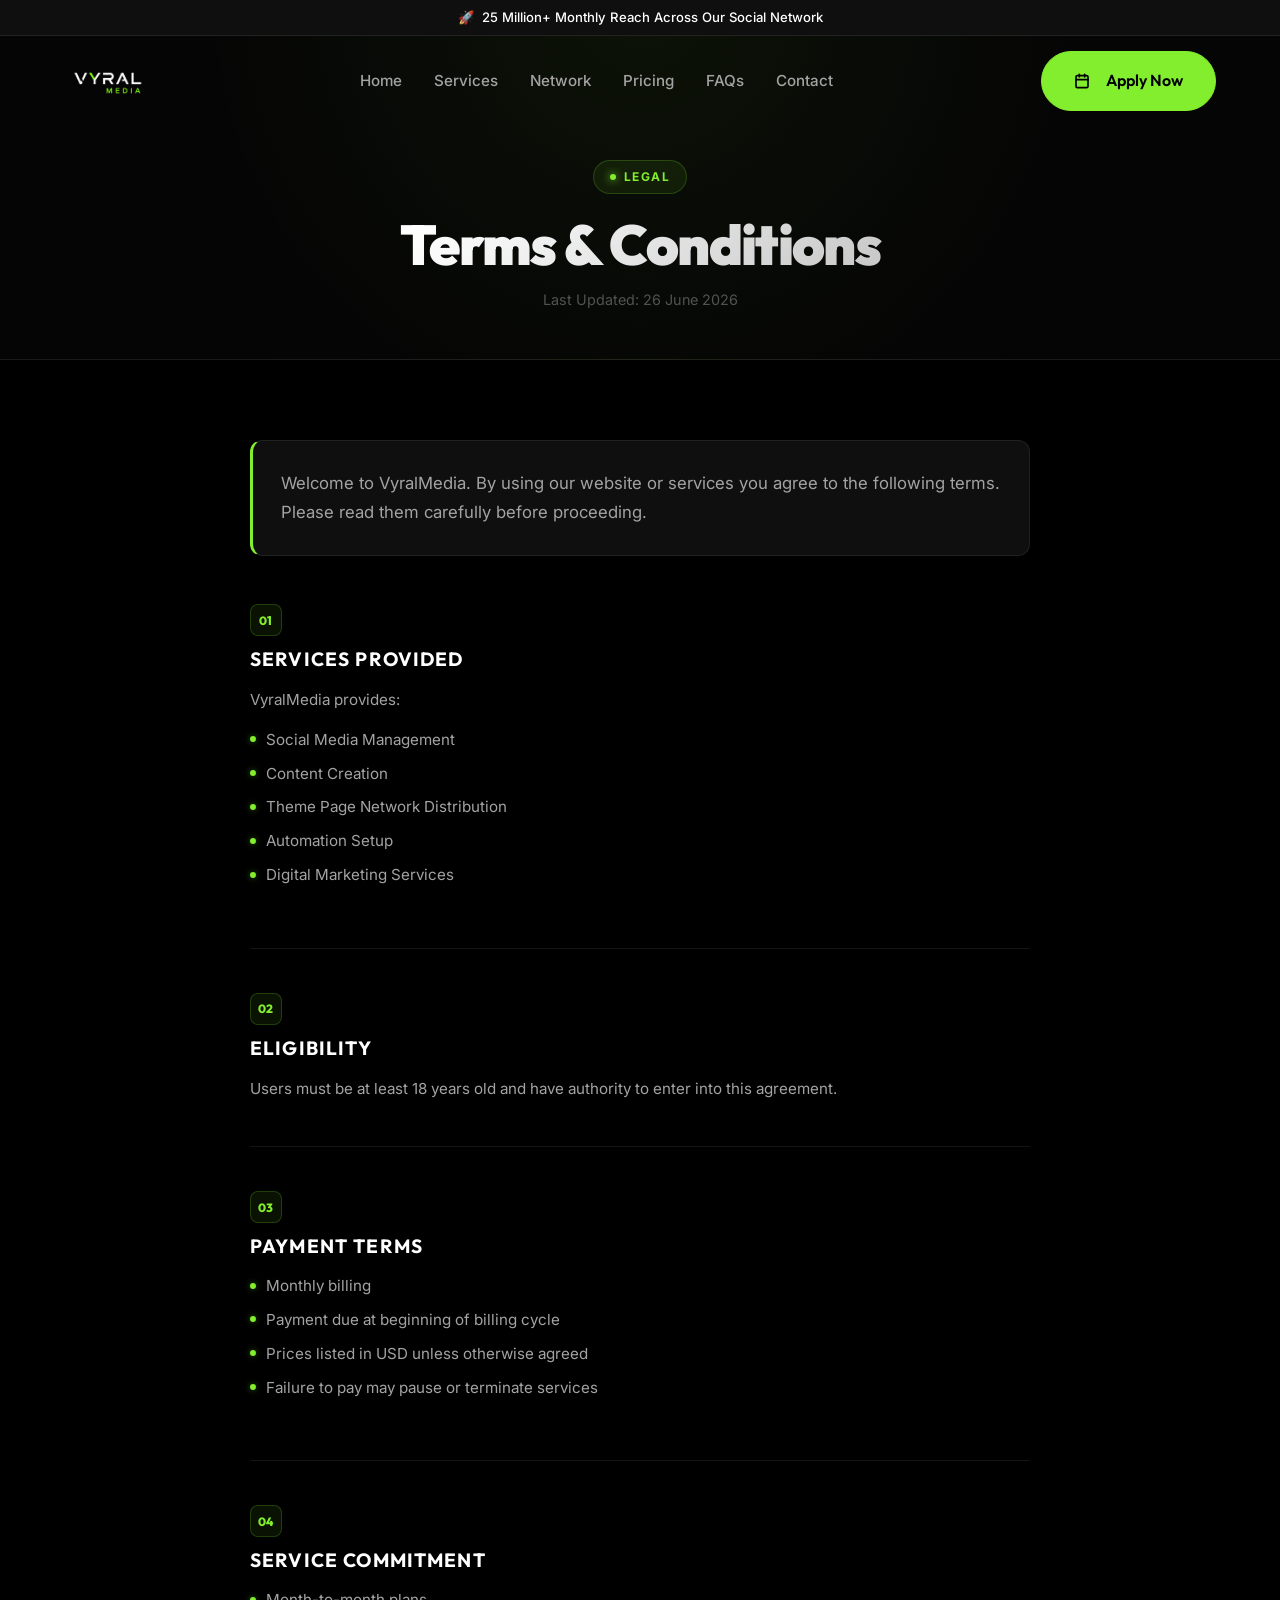
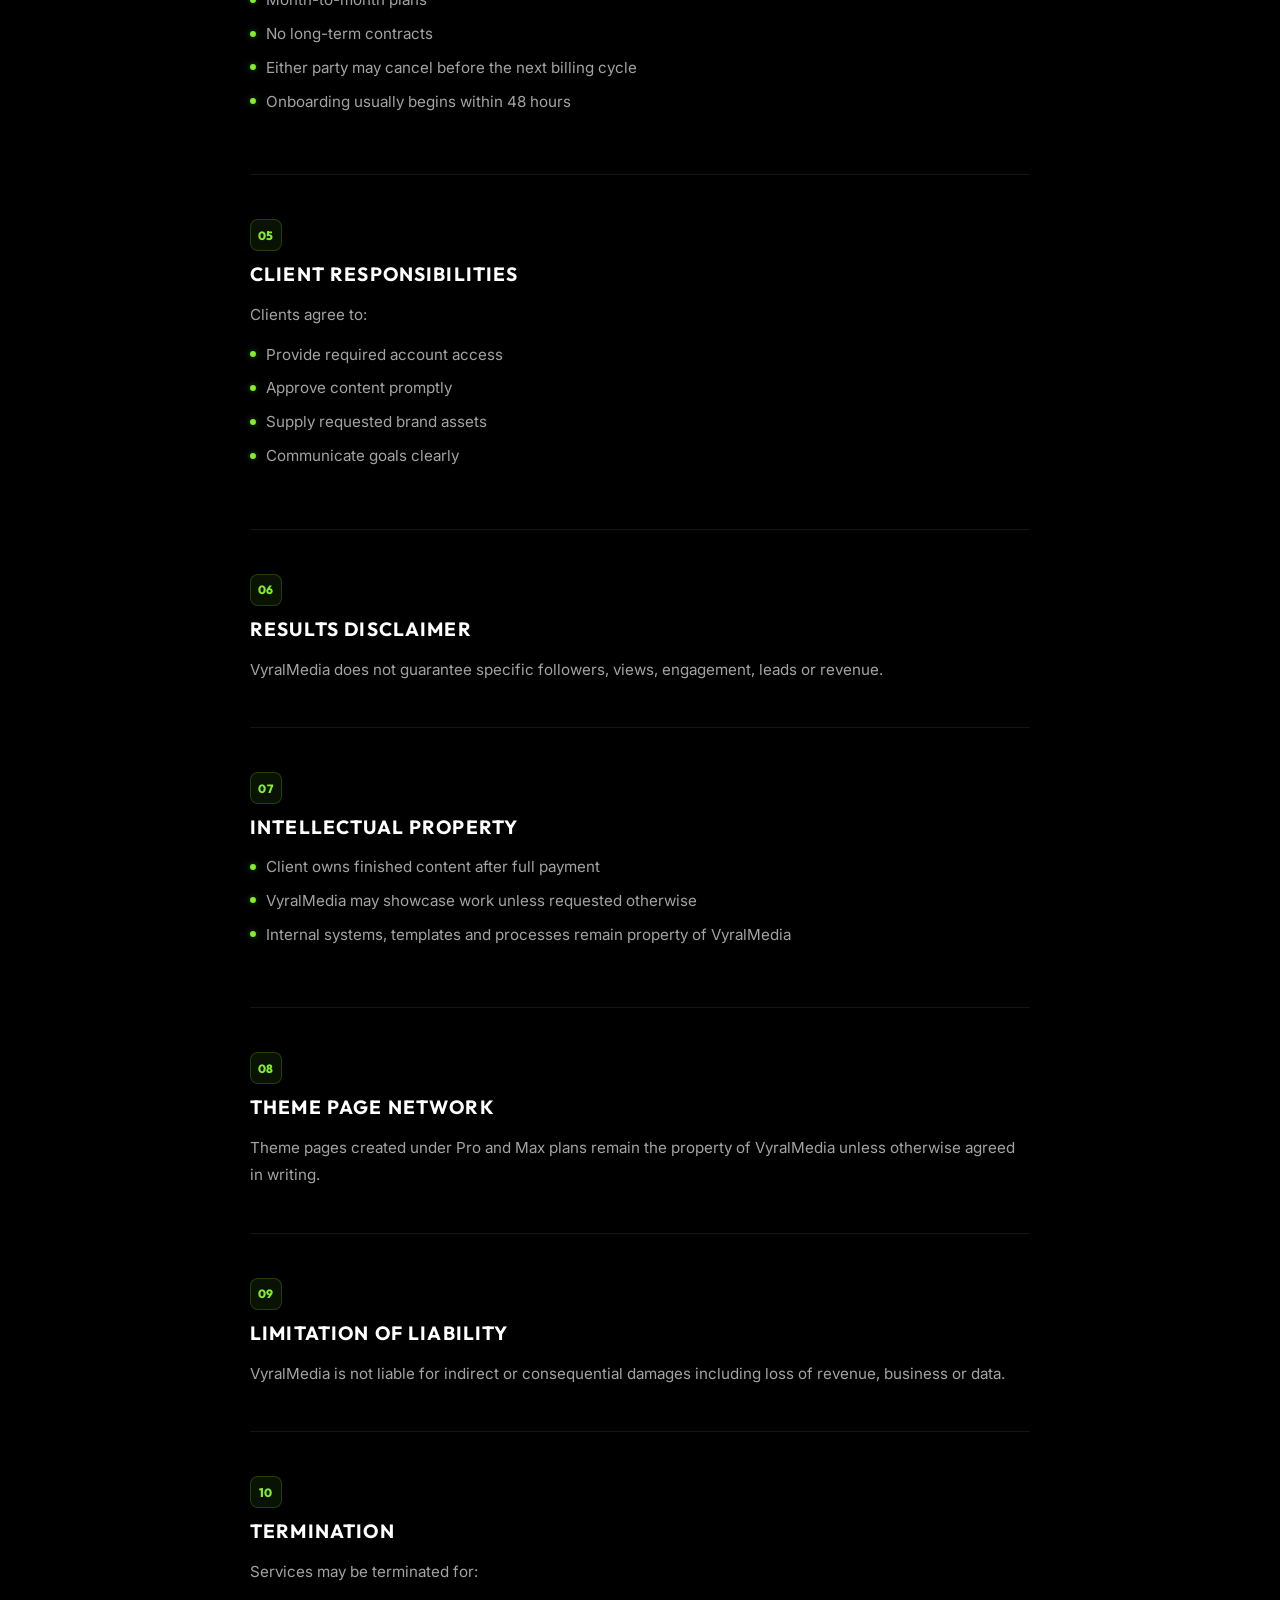
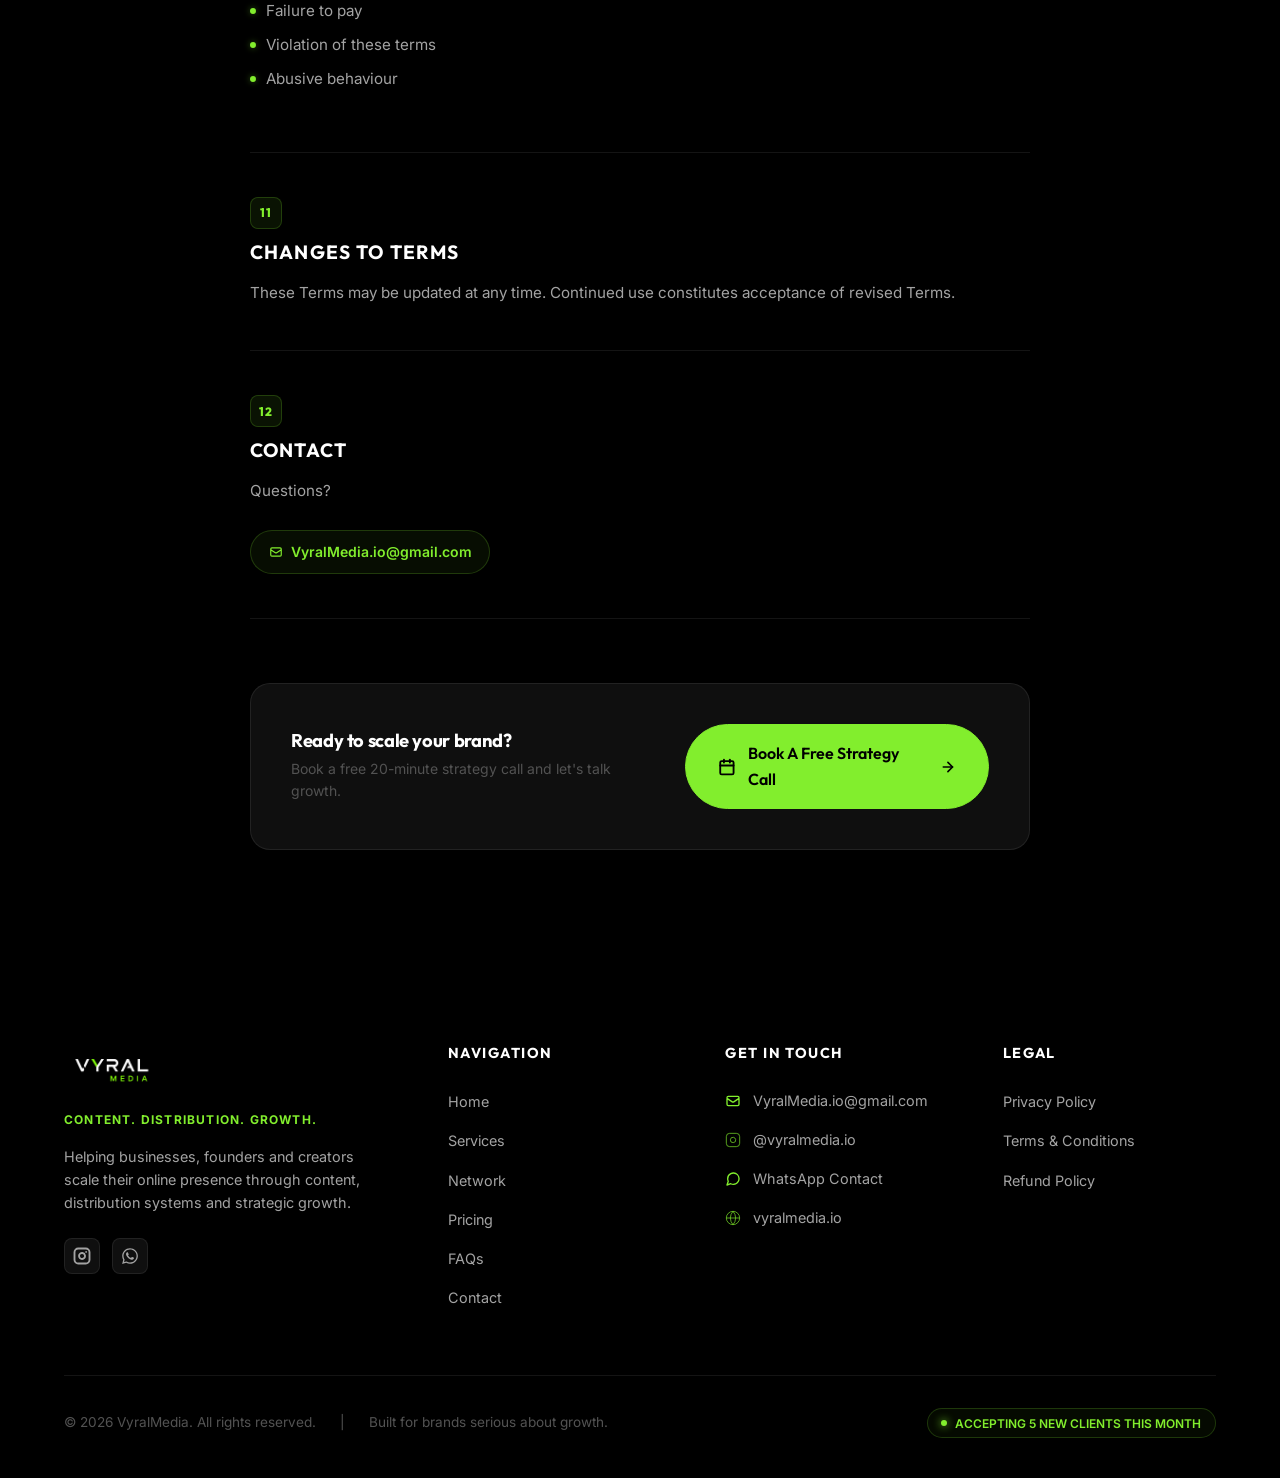
<file: terms-and-conditions.html>
<!DOCTYPE html>
<html lang="en">
<head>
  <meta charset="UTF-8">
  <meta name="viewport" content="width=device-width, initial-scale=1.0">
  
  <!-- Primary Meta Tags -->
  <title>Terms &amp; Conditions | Vyral Media</title>
  <meta name="description" content="Read Vyral Media's Terms &amp; Conditions. Understand our service commitments, payment terms, intellectual property rights and client responsibilities.">
  <link rel="canonical" href="https://vyralmedia.io/terms-and-conditions.html">
  
  <!-- Preconnect & Preload Hints -->
  <link rel="preconnect" href="https://fonts.googleapis.com">
  <link rel="preconnect" href="https://fonts.gstatic.com" crossorigin>
  <link rel="preconnect" href="https://www.googletagmanager.com">
  
  <!-- Google Search Console Verification Tag -->
  <meta name="google-site-verification" content="YOUR_VERIFICATION_CODE_HERE">
  
  <!-- Google Analytics (GA4) -->
  <script async src="https://www.googletagmanager.com/gtag/js?id=G-XXXXXXXXXX"></script>
  <script>
    window.dataLayer = window.dataLayer || [];
    function gtag(){dataLayer.push(arguments);}
    gtag('js', new Date());
    gtag('config', 'G-XXXXXXXXXX');
  </script>
  
  <!-- Open Graph / Facebook -->
  <meta property="og:type" content="website">
  <meta property="og:url" content="https://vyralmedia.io/terms-and-conditions.html">
  <meta property="og:title" content="Terms &amp; Conditions | Vyral Media">
  <meta property="og:description" content="Read Vyral Media's Terms &amp; Conditions. Understand our service commitments, payment terms, intellectual property rights and client responsibilities.">
  <meta property="og:image" content="https://vyralmedia.io/logo.png">
  <meta property="og:site_name" content="Vyral Media">
  
  <!-- Twitter -->
  <meta name="twitter:card" content="summary_large_image">
  <meta name="twitter:url" content="https://vyralmedia.io/terms-and-conditions.html">
  <meta name="twitter:title" content="Terms &amp; Conditions | Vyral Media">
  <meta name="twitter:description" content="Read Vyral Media's Terms &amp; Conditions. Understand our service commitments, payment terms, intellectual property rights and client responsibilities.">
  <meta name="twitter:image" content="https://vyralmedia.io/logo.png">
  
  <!-- CSS Stylesheet -->
  <link rel="stylesheet" href="styles.css">
  <link rel="stylesheet" href="legal-page.css">
  
  <!-- Favicon Mock -->
  <link rel="icon" type="image/png" href="data:image/svg+xml,<svg xmlns=%22http://www.w3.org/2000/svg%22 viewBox=%220 0 100 100%22><text y=%22.9em%22 font-size=%2290%22>🚀</text></svg>">
  
  <!-- Structured Data JSON-LD (Schema.org) -->
  <script type="application/ld+json">
  {
    "@context": "https://schema.org",
    "@type": "WebPage",
    "@id": "https://vyralmedia.io/terms-and-conditions.html#webpage",
    "url": "https://vyralmedia.io/terms-and-conditions.html",
    "name": "Terms &amp; Conditions | Vyral Media",
    "description": "Read Vyral Media's Terms &amp; Conditions. Understand our service commitments, payment terms, intellectual property rights and client responsibilities.",
    "isPartOf": {
      "@type": "WebSite",
      "url": "https://vyralmedia.io/",
      "name": "Vyral Media"
    },
    "breadcrumb": {
      "@type": "BreadcrumbList",
      "itemListElement": [
        {
          "@type": "ListItem",
          "position": 1,
          "name": "Home",
          "item": "https://vyralmedia.io/"
        },
        {
          "@type": "ListItem",
          "position": 2,
          "name": "Terms &amp; Conditions",
          "item": "https://vyralmedia.io/terms-and-conditions.html"
        }
      ]
    }
  }
  </script>
</head>
<body>

  <!-- MOBILE OVERLAY -->
  <div class="mobile-overlay" id="mobile-overlay"></div>

  <!-- HEADER & NAVIGATION WRAPPER -->
  <div class="header-wrapper" id="header-wrapper">
    <div class="announcement-bar" id="announcement-bar">
      <div class="announcement-inner">
        <span class="rocket-icon" aria-hidden="true">🚀</span>
        <span>25 Million+ Monthly Reach Across Our Social Network</span>
      </div>
    </div>
    <header class="container">
      <nav class="navbar" id="main-navbar">
        <a href="index.html" class="logo" id="nav-logo">
          <img src="logo.png" alt="Vyral Media Logo" fetchpriority="high">
        </a>
        <ul class="nav-menu-desktop" id="nav-menu-desktop">
          <li><a href="index.html#home" class="nav-link">Home</a></li>
          <li><a href="index.html#services" class="nav-link">Services</a></li>
          <li><a href="index.html#network" class="nav-link">Network</a></li>
          <li><a href="index.html#pricing" class="nav-link">Pricing</a></li>
          <li><a href="index.html#faqs" class="nav-link">FAQs</a></li>
          <li><a href="index.html#contact" class="nav-link">Contact</a></li>
        </ul>
        <div class="nav-actions">
          <a href="index.html#contact" class="btn btn-primary" id="navbar-cta">
            <svg class="calendar-icon" xmlns="http://www.w3.org/2000/svg" width="16" height="16" viewBox="0 0 24 24" fill="none" stroke="currentColor" stroke-width="2.5" stroke-linecap="round" stroke-linejoin="round" style="margin-right: 0.25rem;"><rect x="3" y="4" width="18" height="18" rx="2" ry="2"></rect><line x1="16" y1="2" x2="16" y2="6"></line><line x1="8" y1="2" x2="8" y2="6"></line><line x1="3" y1="10" x2="21" y2="10"></line></svg>
            Apply Now
          </a>
          <button class="hamburger-btn" id="hamburger-btn" aria-label="Toggle navigation menu">
            <span class="hamburger-line"></span>
            <span class="hamburger-line"></span>
            <span class="hamburger-line"></span>
          </button>
        </div>
      </nav>
    </header>
  </div>

  <!-- MOBILE NAVIGATION DRAWER -->
  <div class="nav-menu-mobile" id="nav-menu-mobile">
    <ul>
      <li><a href="index.html#home" class="nav-link mobile-link">Home</a></li>
      <li><a href="index.html#services" class="nav-link mobile-link">Services</a></li>
      <li><a href="index.html#network" class="nav-link mobile-link">Network</a></li>
      <li><a href="index.html#pricing" class="nav-link mobile-link">Pricing</a></li>
      <li><a href="index.html#faqs" class="nav-link mobile-link">FAQs</a></li>
      <li><a href="index.html#contact" class="nav-link mobile-link">Contact</a></li>
    </ul>
    <a href="index.html#contact" class="btn btn-primary btn-full mobile-link" id="mobile-drawer-cta">
      <svg xmlns="http://www.w3.org/2000/svg" width="18" height="18" viewBox="0 0 24 24" fill="none" stroke="currentColor" stroke-width="2.5" stroke-linecap="round" stroke-linejoin="round"><rect x="3" y="4" width="18" height="18" rx="2" ry="2"></rect><line x1="16" y1="2" x2="16" y2="6"></line><line x1="8" y1="2" x2="8" y2="6"></line><line x1="3" y1="10" x2="21" y2="10"></line></svg>
      Book A Strategy Call
      <svg class="arrow-icon" xmlns="http://www.w3.org/2000/svg" viewBox="0 0 24 24" fill="none" stroke="currentColor" stroke-width="2.5" stroke-linecap="round" stroke-linejoin="round"><line x1="5" y1="12" x2="19" y2="12"></line><polyline points="12 5 19 12 12 19"></polyline></svg>
    </a>
  </div>

  <main>

    <!-- PAGE HERO -->
    <section class="legal-hero">
      <div class="container">
        <div class="legal-page-label">
          <span></span> Legal
        </div>
        <h1 class="text-gradient">Terms &amp; Conditions</h1>
        <p class="last-updated">Last Updated: 26 June 2026</p>
      </div>
    </section>

    <!-- ARTICLE CONTENT -->
    <section class="legal-article-wrapper">
      <div class="container">
        <article class="legal-article">

          <!-- Intro -->
          <p class="legal-intro">
            Welcome to VyralMedia. By using our website or services you agree to the following terms. Please read them carefully before proceeding.
          </p>

          <!-- 1 -->
          <div class="legal-section">
            <div class="legal-section-number">01</div>
            <h2>Services Provided</h2>
            <p>VyralMedia provides:</p>
            <ul class="legal-list">
              <li>Social Media Management</li>
              <li>Content Creation</li>
              <li>Theme Page Network Distribution</li>
              <li>Automation Setup</li>
              <li>Digital Marketing Services</li>
            </ul>
          </div>

          <!-- 2 -->
          <div class="legal-section">
            <div class="legal-section-number">02</div>
            <h2>Eligibility</h2>
            <p>Users must be at least 18 years old and have authority to enter into this agreement.</p>
          </div>

          <!-- 3 -->
          <div class="legal-section">
            <div class="legal-section-number">03</div>
            <h2>Payment Terms</h2>
            <ul class="legal-list">
              <li>Monthly billing</li>
              <li>Payment due at beginning of billing cycle</li>
              <li>Prices listed in USD unless otherwise agreed</li>
              <li>Failure to pay may pause or terminate services</li>
            </ul>
          </div>

          <!-- 4 -->
          <div class="legal-section">
            <div class="legal-section-number">04</div>
            <h2>Service Commitment</h2>
            <ul class="legal-list">
              <li>Month-to-month plans</li>
              <li>No long-term contracts</li>
              <li>Either party may cancel before the next billing cycle</li>
              <li>Onboarding usually begins within 48 hours</li>
            </ul>
          </div>

          <!-- 5 -->
          <div class="legal-section">
            <div class="legal-section-number">05</div>
            <h2>Client Responsibilities</h2>
            <p>Clients agree to:</p>
            <ul class="legal-list">
              <li>Provide required account access</li>
              <li>Approve content promptly</li>
              <li>Supply requested brand assets</li>
              <li>Communicate goals clearly</li>
            </ul>
          </div>

          <!-- 6 -->
          <div class="legal-section">
            <div class="legal-section-number">06</div>
            <h2>Results Disclaimer</h2>
            <p>VyralMedia does not guarantee specific followers, views, engagement, leads or revenue.</p>
          </div>

          <!-- 7 -->
          <div class="legal-section">
            <div class="legal-section-number">07</div>
            <h2>Intellectual Property</h2>
            <ul class="legal-list">
              <li>Client owns finished content after full payment</li>
              <li>VyralMedia may showcase work unless requested otherwise</li>
              <li>Internal systems, templates and processes remain property of VyralMedia</li>
            </ul>
          </div>

          <!-- 8 -->
          <div class="legal-section">
            <div class="legal-section-number">08</div>
            <h2>Theme Page Network</h2>
            <p>Theme pages created under Pro and Max plans remain the property of VyralMedia unless otherwise agreed in writing.</p>
          </div>

          <!-- 9 -->
          <div class="legal-section">
            <div class="legal-section-number">09</div>
            <h2>Limitation of Liability</h2>
            <p>VyralMedia is not liable for indirect or consequential damages including loss of revenue, business or data.</p>
          </div>

          <!-- 10 -->
          <div class="legal-section">
            <div class="legal-section-number">10</div>
            <h2>Termination</h2>
            <p>Services may be terminated for:</p>
            <ul class="legal-list">
              <li>Failure to pay</li>
              <li>Violation of these terms</li>
              <li>Abusive behaviour</li>
            </ul>
          </div>

          <!-- 11 -->
          <div class="legal-section">
            <div class="legal-section-number">11</div>
            <h2>Changes to Terms</h2>
            <p>These Terms may be updated at any time. Continued use constitutes acceptance of revised Terms.</p>
          </div>

          <!-- 12 -->
          <div class="legal-section">
            <div class="legal-section-number">12</div>
            <h2>Contact</h2>
            <p>Questions?</p>
            <a href="mailto:VyralMedia.io@gmail.com" class="legal-contact-box">
              <svg xmlns="http://www.w3.org/2000/svg" fill="none" viewBox="0 0 24 24" stroke="currentColor"><path stroke-linecap="round" stroke-linejoin="round" stroke-width="2" d="M3 8l7.89 5.26a2 2 0 002.22 0L21 8M5 19h14a2 2 0 002-2V7a2 2 0 00-2-2H5a2 2 0 00-2 2v10a2 2 0 002 2z"></path></svg>
              VyralMedia.io@gmail.com
            </a>
          </div>

          <!-- Back CTA -->
          <div class="legal-back-strip">
            <div>
              <h3>Ready to scale your brand?</h3>
              <p>Book a free 20-minute strategy call and let's talk growth.</p>
            </div>
            <a href="index.html#contact" class="btn btn-primary">
              <svg xmlns="http://www.w3.org/2000/svg" width="18" height="18" viewBox="0 0 24 24" fill="none" stroke="currentColor" stroke-width="2.5" stroke-linecap="round" stroke-linejoin="round"><rect x="3" y="4" width="18" height="18" rx="2" ry="2"></rect><line x1="16" y1="2" x2="16" y2="6"></line><line x1="8" y1="2" x2="8" y2="6"></line><line x1="3" y1="10" x2="21" y2="10"></line></svg>
              Book A Free Strategy Call
              <svg class="arrow-icon" xmlns="http://www.w3.org/2000/svg" viewBox="0 0 24 24" fill="none" stroke="currentColor" stroke-width="2.5" stroke-linecap="round" stroke-linejoin="round"><line x1="5" y1="12" x2="19" y2="12"></line><polyline points="12 5 19 12 12 19"></polyline></svg>
            </a>
          </div>

        </article>
      </div>
    </section>

  </main>

  <!-- FOOTER -->
  <footer class="footer">
    <div class="container">
      <div class="footer-grid">
        <div class="footer-logo-block">
          <a href="index.html" class="logo">
            <img src="logo.png" alt="Vyral Media Logo" loading="lazy">
          </a>
          <div class="tagline">CONTENT. DISTRIBUTION. GROWTH.</div>
          <p class="desc">Helping businesses, founders and creators scale their online presence through content, distribution systems and strategic growth.</p>
          <div class="footer-social-links">
            <a href="https://instagram.com/vyralmedia.io" target="_blank" rel="noopener" class="social-btn" aria-label="Instagram">
              <svg xmlns="http://www.w3.org/2000/svg" viewBox="0 0 24 24" fill="none" stroke="currentColor" stroke-width="2.5" stroke-linecap="round" stroke-linejoin="round"><rect x="2" y="2" width="20" height="20" rx="5" ry="5"></rect><path d="M16 11.37A4 4 0 1 1 12.63 8 4 4 0 0 1 16 11.37z"></path><line x1="17.5" y1="6.5" x2="17.51" y2="6.5"></line></svg>
            </a>
            <a href="https://wa.me/919897303727" target="_blank" rel="noopener" class="social-btn" aria-label="WhatsApp">
              <svg xmlns="http://www.w3.org/2000/svg" viewBox="0 0 448 512" fill="currentColor" style="width: 18px; height: 18px;"><path d="M380.9 97.1C339 55.1 283.2 32 223.9 32c-122.4 0-222 99.6-222 222 0 39.1 10.2 77.3 29.6 111L0 480l117.7-30.9c32.4 17.7 68.9 27 106.1 27h.1c122.3 0 224.1-99.6 224.1-222 0-59.3-25.2-115-67.1-157zm-157 341.6c-33.2 0-65.7-8.9-94-25.7l-6.7-4-69.8 18.3L72 359.2l-4.4-7c-18.5-29.4-28.2-63.3-28.2-98.2 0-101.7 82.8-184.5 184.6-184.5 49.3 0 95.6 19.2 130.4 54.1 34.8 34.9 56.2 81.2 56.1 130.5 0 101.8-84.9 184.6-186.6 184.6zm101.2-138.2c-5.5-2.8-32.8-16.2-37.9-18-5.1-1.9-8.8-2.8-12.5 2.8-3.7 5.6-14.3 18-17.6 21.8-3.2 3.7-6.5 4.2-12 1.4-32.6-16.3-54-29.1-75.5-66-5.7-9.8 5.7-9.1 16.3-30.3 1.8-3.7.9-6.9-.5-9.7-1.4-2.8-12.5-30.1-17.1-41.2-4.5-10.8-9.1-9.3-12.5-9.5-3.2-.2-6.9-.2-10.6-.2-3.7 0-9.7 1.4-14.8 6.9-5.1 5.6-19.4 19-19.4 46.3 0 27.3 19.9 53.7 22.6 57.4 2.8 3.7 39.1 59.7 94.8 83.8 35.2 15.2 49 16.5 66.6 13.9 10.7-1.6 32.8-13.4 37.4-26.4 4.6-13 4.6-24.1 3.2-26.4-1.3-2.5-5-3.9-10.5-6.6z"/></svg>
            </a>
          </div>
        </div>
        <div>
          <div class="footer-col-title">Navigation</div>
          <ul class="footer-menu">
            <li><a href="index.html#home" class="footer-link">Home <svg xmlns="http://www.w3.org/2000/svg" fill="none" viewBox="0 0 24 24" stroke="currentColor"><path stroke-linecap="round" stroke-linejoin="round" stroke-width="2.5" d="M9 5l7 7-7 7"></path></svg></a></li>
            <li><a href="index.html#services" class="footer-link">Services <svg xmlns="http://www.w3.org/2000/svg" fill="none" viewBox="0 0 24 24" stroke="currentColor"><path stroke-linecap="round" stroke-linejoin="round" stroke-width="2.5" d="M9 5l7 7-7 7"></path></svg></a></li>
            <li><a href="index.html#network" class="footer-link">Network <svg xmlns="http://www.w3.org/2000/svg" fill="none" viewBox="0 0 24 24" stroke="currentColor"><path stroke-linecap="round" stroke-linejoin="round" stroke-width="2.5" d="M9 5l7 7-7 7"></path></svg></a></li>
            <li><a href="index.html#pricing" class="footer-link">Pricing <svg xmlns="http://www.w3.org/2000/svg" fill="none" viewBox="0 0 24 24" stroke="currentColor"><path stroke-linecap="round" stroke-linejoin="round" stroke-width="2.5" d="M9 5l7 7-7 7"></path></svg></a></li>
            <li><a href="index.html#faqs" class="footer-link">FAQs <svg xmlns="http://www.w3.org/2000/svg" fill="none" viewBox="0 0 24 24" stroke="currentColor"><path stroke-linecap="round" stroke-linejoin="round" stroke-width="2.5" d="M9 5l7 7-7 7"></path></svg></a></li>
            <li><a href="index.html#contact" class="footer-link">Contact <svg xmlns="http://www.w3.org/2000/svg" fill="none" viewBox="0 0 24 24" stroke="currentColor"><path stroke-linecap="round" stroke-linejoin="round" stroke-width="2.5" d="M9 5l7 7-7 7"></path></svg></a></li>
          </ul>
        </div>
        <div>
          <div class="footer-col-title">Get In Touch</div>
          <ul class="footer-info-list">
            <li><a href="mailto:VyralMedia.io@gmail.com" class="footer-info-item"><svg xmlns="http://www.w3.org/2000/svg" fill="none" viewBox="0 0 24 24" stroke="currentColor"><path stroke-linecap="round" stroke-linejoin="round" stroke-width="2" d="M3 8l7.89 5.26a2 2 0 002.22 0L21 8M5 19h14a2 2 0 002-2V7a2 2 0 00-2-2H5a2 2 0 00-2 2v10a2 2 0 002 2z"></path></svg>VyralMedia.io@gmail.com</a></li>
            <li><a href="https://instagram.com/vyralmedia.io" target="_blank" rel="noopener" class="footer-info-item"><svg xmlns="http://www.w3.org/2000/svg" fill="none" viewBox="0 0 24 24" stroke="currentColor"><rect x="2" y="2" width="20" height="20" rx="5" ry="5"></rect><path d="M16 11.37A4 4 0 1 1 12.63 8 4 4 0 0 1 16 11.37z"></path><line x1="17.5" y1="6.5" x2="17.51" y2="6.5"></line></svg>@vyralmedia.io</a></li>
            <li><a href="https://wa.me/919897303727" target="_blank" rel="noopener" class="footer-info-item"><svg xmlns="http://www.w3.org/2000/svg" fill="none" viewBox="0 0 24 24" stroke="currentColor"><path stroke-linecap="round" stroke-linejoin="round" stroke-width="2" d="M21 11.5a8.38 8.38 0 0 1-.9 3.8 8.5 8.5 0 0 1-7.6 4.7 8.38 8.38 0 0 1-3.8-.9L3 21l1.9-5.7a8.38 8.38 0 0 1-.9-3.8 8.5 8.5 0 0 1 4.7-7.6 8.38 8.38 0 0 1 3.8-.9h.5a8.48 8.48 0 0 1 8 8v.5z"></path></svg>WhatsApp Contact</a></li>
            <li><a href="https://vyralmedia.io" class="footer-info-item"><svg xmlns="http://www.w3.org/2000/svg" fill="none" viewBox="0 0 24 24" stroke="currentColor"><circle cx="12" cy="12" r="10"></circle><line x1="2" y1="12" x2="22" y2="12"></line><path d="M12 2a15.3 15.3 0 0 1 4 10 15.3 15.3 0 0 1-4 10 15.3 15.3 0 0 1-4-10 15.3 15.3 0 0 1 4-10z"></path></svg>vyralmedia.io</a></li>
          </ul>
        </div>
        <div>
          <div class="footer-col-title">Legal</div>
          <ul class="footer-menu">
            <li><a href="privacy-policy.html" class="footer-link">Privacy Policy <svg xmlns="http://www.w3.org/2000/svg" fill="none" viewBox="0 0 24 24" stroke="currentColor"><path stroke-linecap="round" stroke-linejoin="round" stroke-width="2.5" d="M9 5l7 7-7 7"></path></svg></a></li>
            <li><a href="terms-and-conditions.html" class="footer-link">Terms &amp; Conditions <svg xmlns="http://www.w3.org/2000/svg" fill="none" viewBox="0 0 24 24" stroke="currentColor"><path stroke-linecap="round" stroke-linejoin="round" stroke-width="2.5" d="M9 5l7 7-7 7"></path></svg></a></li>
            <li><a href="refund-policy.html" class="footer-link">Refund Policy <svg xmlns="http://www.w3.org/2000/svg" fill="none" viewBox="0 0 24 24" stroke="currentColor"><path stroke-linecap="round" stroke-linejoin="round" stroke-width="2.5" d="M9 5l7 7-7 7"></path></svg></a></li>
          </ul>
        </div>
      </div>
      <hr class="footer-divider">
      <div class="footer-bottom-strip">
        <div class="footer-bottom-left">
          <span>&copy; 2026 VyralMedia. All rights reserved.</span>
          <span>|</span>
          <span>Built for brands serious about growth.</span>
        </div>
        <div class="footer-capacity-indicator">
          <span class="dot"></span>
          ACCEPTING 5 NEW CLIENTS THIS MONTH
        </div>
      </div>
    </div>
  </footer>

  <script src="script.js"></script>
</body>
</html>
</file>
<file: styles.css>
@import url('https://fonts.googleapis.com/css2?family=Inter:wght@300;400;500;600;700&family=Outfit:wght@400;500;600;700;800;900&display=swap');

/* --- DESIGN SYSTEM & CSS VARIABLES --- */
:root {
  --bg-pure: #000000;
  --bg-primary: #050505;
  --bg-secondary: #0f0f0f;
  --bg-tertiary: #161616;
  --accent: #82EE2D; /* Premium Neon Green */
  --accent-rgb: 130, 238, 45;
  --accent-dark: #123d04;
  --accent-forest: #1c5210;
  --text-primary: #ffffff;
  --text-secondary: #a3a3a3;
  --text-muted: #525252;
  --border-color: rgba(255, 255, 255, 0.08);
  --border-accent: rgba(130, 238, 45, 0.2);
  --glass-bg: rgba(10, 10, 10, 0.75);
  --glass-border: rgba(255, 255, 255, 0.06);
  --font-headings: 'Outfit', sans-serif;
  --font-body: 'Inter', sans-serif;
  --transition-fast: all 0.2s cubic-bezier(0.4, 0, 0.2, 1);
  --transition-smooth: all 0.4s cubic-bezier(0.4, 0, 0.2, 1);
  --transition-bounce: all 0.5s cubic-bezier(0.175, 0.885, 0.32, 1.275);
  --shadow-neon: 0 0 25px rgba(130, 238, 45, 0.15);
  --shadow-neon-strong: 0 0 35px rgba(130, 238, 45, 0.3);
  --max-width: 1200px;
}

/* --- RESETS & BASICS --- */
*, *::before, *::after {
  box-sizing: border-box;
  margin: 0;
  padding: 0;
}

html {
  scroll-behavior: smooth;
  scrollbar-width: thin;
  scrollbar-color: var(--accent) var(--bg-pure);
  overflow-x: hidden;
  width: 100%;
}

body {
  background-color: var(--bg-pure);
  color: var(--text-primary);
  font-family: var(--font-body);
  font-size: 16px;
  line-height: 1.6;
  overflow-x: hidden;
  -webkit-font-smoothing: antialiased;
}

/* Custom Scrollbar */
::-webkit-scrollbar {
  width: 8px;
}
::-webkit-scrollbar-track {
  background: var(--bg-pure);
}
::-webkit-scrollbar-thumb {
  background: var(--bg-tertiary);
  border: 2px solid var(--bg-pure);
  border-radius: 4px;
}
::-webkit-scrollbar-thumb:hover {
  background: var(--accent);
}

/* --- TYPOGRAPHY --- */
h1, h2, h3, h4, h5, h6 {
  font-family: var(--font-headings);
  font-weight: 700;
  line-height: 1.2;
  letter-spacing: -0.02em;
}

h1 {
  font-size: clamp(2.5rem, 5vw, 4.5rem);
  font-weight: 900;
}

h2 {
  font-size: clamp(2rem, 4vw, 3rem);
  font-weight: 800;
  text-align: center;
  margin-bottom: 1rem;
}

p {
  color: var(--text-secondary);
}

.highlight-green {
  color: var(--accent);
  text-shadow: 0 0 20px rgba(130, 238, 45, 0.2);
}

.text-gradient {
  background: linear-gradient(135deg, #ffffff 30%, #a3a3a3 100%);
  -webkit-background-clip: text;
  -webkit-text-fill-color: transparent;
}

/* --- COMMON UTILITIES --- */
.container {
  width: 100%;
  max-width: var(--max-width);
  margin: 0 auto;
  padding: 0 1.5rem;
}

.section-padding {
  padding: 8rem 0;
}

@media (max-width: 768px) {
  .section-padding {
    padding: 5rem 0;
  }
}

.flex-center {
  display: flex;
  align-items: center;
  justify-content: center;
}

.grid {
  display: grid;
  gap: 1.5rem;
}

/* Glass Card Style */
.glass-card {
  background: var(--glass-bg);
  border: 1px solid var(--glass-border);
  border-radius: 16px;
  padding: 2.5rem;
  backdrop-filter: blur(12px);
  -webkit-backdrop-filter: blur(12px);
  transition: var(--transition-smooth);
}

.glass-card:hover {
  border-color: var(--border-accent);
  box-shadow: var(--shadow-neon);
  transform: translateY(-4px);
}

/* --- BUTTONS & BADGES --- */
.btn {
  display: inline-flex;
  align-items: center;
  justify-content: center;
  gap: 0.75rem;
  padding: 1rem 2rem;
  font-family: var(--font-headings);
  font-size: 1rem;
  font-weight: 600;
  text-decoration: none;
  border-radius: 9999px;
  cursor: pointer;
  transition: var(--transition-bounce);
}

.btn-primary {
  background: var(--accent);
  color: var(--bg-pure);
  border: 1px solid var(--accent);
}

.btn-primary:hover {
  box-shadow: var(--shadow-neon-strong);
  transform: scale(1.03);
}

.btn-secondary {
  background: rgba(255, 255, 255, 0.05);
  color: var(--text-primary);
  border: 1px solid var(--border-color);
  backdrop-filter: blur(8px);
}

.btn-secondary:hover {
  background: rgba(255, 255, 255, 0.1);
  border-color: rgba(255, 255, 255, 0.2);
  transform: scale(1.03);
}

.btn-full {
  width: 100%;
}

.trust-badge {
  display: inline-flex;
  align-items: center;
  gap: 0.5rem;
  padding: 0.5rem 1rem;
  background: rgba(130, 238, 45, 0.08);
  border: 1px solid var(--border-accent);
  border-radius: 9999px;
  color: var(--accent);
  font-size: 0.85rem;
  font-weight: 600;
  letter-spacing: 0.05em;
  text-transform: uppercase;
  margin-bottom: 2rem;
}

.trust-badge span {
  display: inline-block;
  width: 6px;
  height: 6px;
  background-color: var(--accent);
  border-radius: 50%;
  box-shadow: 0 0 8px var(--accent);
}

/* Arrow Vector icon simple styles */
.arrow-icon {
  width: 16px;
  height: 16px;
  transition: transform 0.3s ease;
}
.btn:hover .arrow-icon {
  transform: translateX(4px);
}

/* --- ANNOUNCEMENT BAR & NAVIGATION BAR --- */
.header-wrapper {
  position: fixed;
  top: 0;
  left: 0;
  width: 100%;
  z-index: 1000;
  transition: var(--transition-smooth);
}

.header-wrapper.scrolled {
  background: rgba(0, 0, 0, 0.85);
  backdrop-filter: blur(15px);
  -webkit-backdrop-filter: blur(15px);
  border-bottom: 1px solid var(--border-color);
}

.announcement-bar {
  background: var(--bg-secondary);
  border-bottom: 1px solid var(--border-color);
  padding: 0.45rem 1rem;
  display: flex;
  justify-content: center;
  align-items: center;
  min-height: 36px;
}

.announcement-inner {
  display: inline-flex;
  align-items: center;
  gap: 0.5rem;
  font-size: 0.82rem;
  font-weight: 500;
  line-height: 1.4;
}

.announcement-bar .rocket-icon {
  flex-shrink: 0;
  align-self: flex-start;
  line-height: 1.4;
  animation: pulse-rocket 2s infinite ease-in-out;
}

@keyframes pulse-rocket {
  0%, 100% { transform: scale(1); }
  50% { transform: scale(1.15) translateY(-1px); }
}

.navbar {
  display: flex;
  align-items: center;
  justify-content: space-between;
  padding: 0.95rem 0;
}

.logo {
  text-decoration: none;
  display: flex;
  align-items: center;
  transition: var(--transition-fast);
}

.logo img {
  height: 48px;
  width: auto;
  display: block;
  transition: var(--transition-bounce);
}

.logo:hover img {
  transform: scale(1.02);
  filter: drop-shadow(0 0 8px rgba(130, 238, 45, 0.25));
}

.footer-logo-block .logo img {
  height: 52px;
}


.nav-menu-desktop {
  display: flex;
  align-items: center;
  gap: 2rem;
  list-style: none;
}

.nav-link {
  color: var(--text-secondary);
  text-decoration: none;
  font-size: 0.95rem;
  font-weight: 500;
  transition: var(--transition-fast);
}

.nav-link:hover, .nav-link.active {
  color: var(--accent);
}

.nav-actions {
  display: flex;
  align-items: center;
  gap: 1rem;
}

/* Hamburger Menu button */
.hamburger-btn {
  display: none;
  background: transparent;
  border: none;
  cursor: pointer;
  z-index: 1002;
  padding: 0.5rem;
}

.hamburger-line {
  display: block;
  width: 24px;
  height: 2px;
  background-color: var(--text-primary);
  margin: 5px 0;
  transition: var(--transition-smooth);
}

.hamburger-btn.active .hamburger-line:nth-child(1) {
  transform: rotate(45deg) translate(5px, 5px);
}
.hamburger-btn.active .hamburger-line:nth-child(2) {
  opacity: 0;
}
.hamburger-btn.active .hamburger-line:nth-child(3) {
  transform: rotate(-45deg) translate(5px, -5px);
}

/* Mobile Navigation drawer */
.nav-menu-mobile {
  position: fixed;
  top: 0;
  right: -320px;
  width: 320px;
  height: 100vh;
  background: var(--bg-secondary);
  border-left: 1px solid var(--border-color);
  z-index: 1001;
  padding: 6rem 2.5rem 3rem;
  display: flex;
  flex-direction: column;
  gap: 2.5rem;
  transition: var(--transition-smooth);
}

.nav-menu-mobile.active {
  right: 0;
  box-shadow: -10px 0 30px rgba(0, 0, 0, 0.5);
}

.nav-menu-mobile ul {
  list-style: none;
  display: flex;
  flex-direction: column;
  gap: 1.5rem;
}

.nav-menu-mobile .nav-link {
  font-size: 1.25rem;
  font-weight: 600;
  display: flex;
  align-items: center;
  gap: 0.75rem;
}

.mobile-overlay {
  position: fixed;
  top: 0;
  left: 0;
  width: 100vw;
  height: 100vh;
  background: rgba(0, 0, 0, 0.6);
  backdrop-filter: blur(4px);
  z-index: 999;
  opacity: 0;
  pointer-events: none;
  transition: var(--transition-smooth);
}

.mobile-overlay.active {
  opacity: 1;
  pointer-events: auto;
}

@media (max-width: 991px) {
  .nav-menu-desktop {
    display: none;
  }
  .hamburger-btn {
    display: block;
  }
  /* On mobile, keep the Call CTA visible always if required, or we center/right align it */
  .navbar .btn-primary {
    padding: 0.6rem 1.2rem;
    font-size: 0.85rem;
  }
}

/* --- HERO SECTION --- */
.hero {
  position: relative;
  padding-top: 11rem;
  padding-bottom: 7rem;
  background: radial-gradient(circle at 50% 10%, rgba(130, 238, 45, 0.05) 0%, transparent 60%);
}

.hero-grid {
  display: grid;
  grid-template-columns: 1.1fr 0.9fr;
  align-items: center;
  gap: 4rem;
}

@media (max-width: 991px) {
  .hero-grid {
    grid-template-columns: 1fr;
    gap: 3.5rem;
    text-align: center;
  }
  .hero .trust-badge {
    margin-left: auto;
    margin-right: auto;
  }
}

.hero-content h1 {
  line-height: 1.1;
  margin-bottom: 1.5rem;
}

.hero-content p {
  font-size: clamp(1rem, 2vw, 1.2rem);
  line-height: 1.6;
  margin-bottom: 2.5rem;
}

.hero-ctas {
  display: flex;
  gap: 1rem;
  margin-bottom: 3rem;
}

@media (max-width: 768px) {
  .hero-ctas {
    flex-direction: column;
  }
}

.hero-features {
  display: flex;
  flex-wrap: wrap;
  gap: 1.25rem;
}

.hero-feature-item {
  display: inline-flex;
  align-items: center;
  gap: 0.5rem;
  color: var(--text-secondary);
  font-size: 0.9rem;
  font-weight: 500;
}

.hero-feature-item svg {
  color: var(--accent);
}

@media (max-width: 991px) {
  .hero-features {
    justify-content: center;
  }
}

/* Interactive Dashboard Mockup */
.dashboard-mockup {
  position: relative;
  border-radius: 20px;
  background: #0d0d0d;
  border: 1px solid var(--border-color);
  padding: 1.5rem;
  box-shadow: 0 20px 40px rgba(0,0,0,0.5), inset 0 1px 0 rgba(255,255,255,0.05);
  overflow: hidden;
}

.dashboard-mockup::before {
  content: '';
  position: absolute;
  top: 0;
  left: 0;
  width: 100%;
  height: 100%;
  background: radial-gradient(circle at 100% 0%, rgba(130, 238, 45, 0.03) 0%, transparent 50%);
  pointer-events: none;
}

.db-header {
  display: flex;
  justify-content: space-between;
  align-items: center;
  border-bottom: 1px solid var(--border-color);
  padding-bottom: 1rem;
  margin-bottom: 1.5rem;
}

.db-title {
  display: flex;
  align-items: center;
  gap: 0.5rem;
  font-size: 0.75rem;
  font-weight: 700;
  letter-spacing: 0.1em;
  color: var(--text-secondary);
  text-transform: uppercase;
}

.db-status {
  display: flex;
  align-items: center;
  gap: 0.5rem;
  font-size: 0.75rem;
  color: var(--accent);
}

.db-status-dot {
  width: 6px;
  height: 6px;
  background-color: var(--accent);
  border-radius: 50%;
  animation: pulse-dot 1.5s infinite;
}

@keyframes pulse-dot {
  0% { transform: scale(0.9); opacity: 0.6; }
  50% { transform: scale(1.3); opacity: 1; box-shadow: 0 0 8px var(--accent); }
  100% { transform: scale(0.9); opacity: 0.6; }
}

.db-grid {
  display: grid;
  grid-template-columns: 1fr 1fr;
  gap: 1rem;
  margin-bottom: 1rem;
}

.db-card {
  background: rgba(255, 255, 255, 0.02);
  border: 1px solid var(--border-color);
  border-radius: 12px;
  padding: 1.25rem;
  transition: var(--transition-fast);
}

.db-card:hover {
  background: rgba(255, 255, 255, 0.04);
  border-color: rgba(130, 238, 45, 0.15);
}

.db-card-label {
  font-size: 0.75rem;
  font-weight: 500;
  color: var(--text-secondary);
  margin-bottom: 0.25rem;
}

.db-card-value {
  font-size: 1.5rem;
  font-weight: 700;
  color: var(--text-primary);
  font-family: var(--font-headings);
  margin-bottom: 0.25rem;
}

.db-card-change {
  font-size: 0.75rem;
  font-weight: 600;
  color: var(--accent);
  display: flex;
  align-items: center;
  gap: 0.25rem;
}

.db-chart-container {
  background: rgba(255, 255, 255, 0.02);
  border: 1px solid var(--border-color);
  border-radius: 12px;
  padding: 1.25rem;
  height: 120px;
  display: flex;
  flex-direction: column;
  justify-content: space-between;
}

.db-chart-label {
  font-size: 0.75rem;
  font-weight: 500;
  color: var(--text-secondary);
  margin-bottom: 0.5rem;
}

.db-chart-svg {
  width: 100%;
  height: 60px;
}

.chart-line {
  stroke-dasharray: 1000;
  stroke-dashoffset: 1000;
  animation: draw-chart 3s forwards cubic-bezier(0.4, 0, 0.2, 1);
}

@keyframes draw-chart {
  to { stroke-dashoffset: 0; }
}

.chart-gradient {
  opacity: 0.15;
}

/* --- SOCIAL PROOF & STATS --- */
.social-proof {
  background: var(--bg-primary);
}

.section-header {
  max-width: 700px;
  margin: 0 auto 5rem;
  text-align: center;
}

.section-header .section-tag {
  color: var(--accent);
  font-size: 0.85rem;
  font-weight: 600;
  text-transform: uppercase;
  letter-spacing: 0.15em;
  margin-bottom: 0.75rem;
  display: block;
}

.section-header p {
  font-size: 1.1rem;
}

.stats-grid {
  grid-template-columns: repeat(4, 1fr);
}

@media (max-width: 991px) {
  .stats-grid {
    grid-template-columns: repeat(2, 1fr);
  }
}
@media (max-width: 480px) {
  .stats-grid {
    grid-template-columns: 1fr;
  }
}

.stat-card {
  text-align: left;
  border-left: 2px solid rgba(255, 255, 255, 0.05);
  padding: 1rem 0 1rem 1.5rem;
  transition: var(--transition-smooth);
}

.stat-card:hover {
  border-left-color: var(--accent);
  padding-left: 2rem;
}

.stat-number {
  font-size: clamp(2.5rem, 4vw, 3.5rem);
  font-weight: 800;
  color: var(--text-primary);
  font-family: var(--font-headings);
  line-height: 1.1;
  margin-bottom: 0.5rem;
  letter-spacing: -0.03em;
}

.stat-label {
  font-size: 0.95rem;
  color: var(--text-secondary);
}

/* --- BENEFITS SECTION --- */
.benefits-grid {
  grid-template-columns: repeat(3, 1fr);
}

@media (max-width: 991px) {
  .benefits-grid {
    grid-template-columns: repeat(2, 1fr);
  }
}
@media (max-width: 640px) {
  .benefits-grid {
    grid-template-columns: 1fr;
  }
}

.benefit-card-content h3 {
  font-size: 1.25rem;
  margin-bottom: 0.75rem;
  display: flex;
  align-items: center;
  gap: 0.75rem;
}

.benefit-card-content h3 svg {
  color: var(--accent);
  width: 20px;
  height: 20px;
}

.benefit-card-content p {
  font-size: 0.95rem;
  line-height: 1.5;
}

/* --- VYRALMEDIA NETWORK SECTION --- */
.network-showcase-container {
  display: grid;
  grid-template-columns: 1fr;
  gap: 3rem;
  position: relative;
}

.network-nodes-flow {
  position: relative;
  background: var(--bg-secondary);
  border: 1px solid var(--border-color);
  border-radius: 24px;
  padding: 3rem;
  display: flex;
  flex-direction: column;
  align-items: center;
  overflow: hidden;
}

.nodes-grid {
  display: grid;
  grid-template-columns: repeat(4, 1fr);
  gap: 1.5rem;
  width: 100%;
  z-index: 2;
}

@media (max-width: 991px) {
  .nodes-grid {
    grid-template-columns: repeat(2, 1fr);
  }
}

.node-card {
  background: rgba(0, 0, 0, 0.4);
  border: 1px solid var(--border-color);
  border-radius: 12px;
  padding: 1.25rem;
  text-align: center;
  transition: var(--transition-smooth);
}

.node-card:hover {
  border-color: var(--border-accent);
  background: rgba(130, 238, 45, 0.02);
  transform: translateY(-2px);
}

.node-handle {
  font-weight: 600;
  color: var(--text-primary);
  margin-bottom: 0.75rem;
  font-size: 0.9rem;
}

.node-stats {
  display: flex;
  flex-direction: column;
  gap: 0.25rem;
  text-align: left;
}

.node-stat-item {
  display: flex;
  align-items: center;
  gap: 0.5rem;
  font-size: 0.75rem;
  color: var(--text-secondary);
}

.node-stat-item svg {
  color: var(--accent);
  width: 12px;
  height: 12px;
}

.network-funnel {
  position: relative;
  margin: 3rem 0;
  display: flex;
  flex-direction: column;
  align-items: center;
  z-index: 2;
}

.funnel-arrow {
  width: 40px;
  height: 60px;
  color: var(--accent);
  animation: bounce-arrow-down 2s infinite ease-in-out;
}

@keyframes bounce-arrow-down {
  0%, 100% { transform: translateY(0); opacity: 0.6; }
  50% { transform: translateY(8px); opacity: 1; }
}

.target-brand-node {
  background: radial-gradient(circle, rgba(130, 238, 45, 0.15) 0%, rgba(0,0,0,0) 70%);
  border: 2px solid var(--accent);
  border-radius: 16px;
  padding: 1.5rem 3rem;
  font-family: var(--font-headings);
  font-size: 1.25rem;
  font-weight: 800;
  letter-spacing: 0.1em;
  color: #ffffff;
  text-transform: uppercase;
  box-shadow: var(--shadow-neon-strong);
  z-index: 2;
  position: relative;
  animation: glow-brand-node 4s infinite alternate;
}

@keyframes glow-brand-node {
  0% { box-shadow: 0 0 20px rgba(130, 238, 45, 0.2); }
  100% { box-shadow: 0 0 35px rgba(130, 238, 45, 0.5); }
}

/* 3 Stats Strip below */
.network-stats-strip {
  display: grid;
  grid-template-columns: repeat(3, 1fr);
  gap: 1.5rem;
  margin-top: 2rem;
  width: 100%;
}

@media (max-width: 768px) {
  .network-stats-strip {
    grid-template-columns: 1fr;
  }
}

.network-stat-card {
  background: var(--bg-tertiary);
  border: 1px solid var(--border-color);
  border-radius: 14px;
  padding: 1.5rem;
  text-align: center;
  transition: var(--transition-fast);
}

.network-stat-card h4 {
  font-size: 1.75rem;
  color: var(--accent);
  margin-bottom: 0.5rem;
}

.network-stat-card p {
  font-size: 0.9rem;
  color: var(--text-secondary);
}

/* --- WHY THEME PAGES WORK & SERVICES --- */
.why-theme-pages {
  background: var(--bg-primary);
}

.why-grid {
  grid-template-columns: repeat(2, 1fr);
}

@media (max-width: 768px) {
  .why-grid {
    grid-template-columns: 1fr;
  }
}

.services-grid {
  grid-template-columns: repeat(4, 1fr);
}

@media (max-width: 991px) {
  .services-grid {
    grid-template-columns: repeat(2, 1fr);
  }
}
@media (max-width: 576px) {
  .services-grid {
    grid-template-columns: 1fr;
  }
}

.service-card {
  display: flex;
  flex-direction: column;
  height: 100%;
}

.service-icon {
  width: 40px;
  height: 40px;
  display: flex;
  align-items: center;
  justify-content: center;
  background: rgba(130, 238, 45, 0.08);
  border-radius: 10px;
  margin-bottom: 1.5rem;
  color: var(--accent);
}

.service-icon svg {
  width: 20px;
  height: 20px;
}

.service-card h3 {
  font-size: 1.15rem;
  margin-bottom: 0.75rem;
  color: var(--text-primary);
}

.service-card p {
  font-size: 0.85rem;
  line-height: 1.5;
  color: var(--text-secondary);
}

.services-cta-row {
  margin-top: 4rem;
  display: flex;
  justify-content: center;
  gap: 1.5rem;
}

@media (max-width: 576px) {
  .services-cta-row {
    flex-direction: column;
  }
}

/* --- THE MASSIVE DIFFERENCE (COMPARISON) --- */
.difference {
  background: var(--bg-pure);
}

.comparison-wrapper {
  background: var(--bg-secondary);
  border: 1px solid var(--border-color);
  border-radius: 24px;
  overflow: hidden;
  max-width: 900px;
  margin: 0 auto;
}

.comparison-header-row {
  display: grid;
  grid-template-columns: 1.2fr 1fr 1fr;
  background: var(--bg-tertiary);
  border-bottom: 1px solid var(--border-color);
  padding: 1.5rem 2rem;
  font-family: var(--font-headings);
  font-weight: 700;
  font-size: 1rem;
}

.comparison-header-col {
  display: flex;
  align-items: center;
}

.col-without {
  color: var(--text-muted);
}

.col-with {
  color: var(--accent);
  justify-content: flex-start;
}

.comparison-row {
  display: grid;
  grid-template-columns: 1.2fr 1fr 1fr;
  border-bottom: 1px solid var(--border-color);
  padding: 1.25rem 2rem;
  font-size: 0.95rem;
  transition: var(--transition-fast);
}

.comparison-row:last-child {
  border-bottom: none;
}

.comparison-row:hover {
  background: rgba(255, 255, 255, 0.01);
}

.comp-feature {
  color: var(--text-primary);
  font-weight: 500;
}

.comp-col-without {
  display: flex;
  align-items: center;
  gap: 0.5rem;
  color: var(--text-secondary);
}

.comp-col-without svg {
  color: #ef4444; /* Soft Red */
  flex-shrink: 0;
  width: 16px;
  height: 16px;
}

.comp-col-with {
  display: flex;
  align-items: center;
  gap: 0.5rem;
  color: var(--text-primary);
  font-weight: 500;
}

.comp-col-with svg {
  color: var(--accent);
  flex-shrink: 0;
  width: 16px;
  height: 16px;
}

@media (max-width: 768px) {
  .comparison-header-row {
    grid-template-columns: 1fr 1fr;
    padding: 1.25rem 1rem;
    font-size: 0.85rem;
  }
  .col-feature-title {
    display: none;
  }
  .comparison-row {
    grid-template-columns: 1fr;
    gap: 0.75rem;
    padding: 1.25rem 1rem;
  }
  .comp-feature {
    font-size: 1rem;
    border-bottom: 1px solid rgba(255, 255, 255, 0.03);
    padding-bottom: 0.25rem;
  }
  .comp-col-without, .comp-col-with {
    font-size: 0.85rem;
  }
}

/* --- WHO IT'S FOR (TABS UI) --- */
.whos-it-for {
  background: var(--bg-primary);
}

.tabs-nav-container {
  display: flex;
  justify-content: center;
  margin-bottom: 3.5rem;
  overflow-x: auto;
  padding-bottom: 0.5rem;
}

.tabs-nav {
  display: flex;
  background: var(--bg-secondary);
  border: 1px solid var(--border-color);
  border-radius: 9999px;
  padding: 0.35rem;
  list-style: none;
  white-space: nowrap;
}

.tab-btn {
  background: transparent;
  border: none;
  color: var(--text-secondary);
  font-family: var(--font-headings);
  font-size: 0.95rem;
  font-weight: 600;
  padding: 0.75rem 1.5rem;
  border-radius: 9999px;
  cursor: pointer;
  transition: var(--transition-fast);
}

.tab-btn.active {
  background: var(--accent);
  color: var(--bg-pure);
}

.tabs-content {
  max-width: 750px;
  margin: 0 auto;
}

.tab-panel {
  display: none;
  animation: tabFadeIn 0.5s ease forwards;
}

.tab-panel.active {
  display: block;
}

@keyframes tabFadeIn {
  from { opacity: 0; transform: translateY(10px); }
  to { opacity: 1; transform: translateY(0); }
}

.tab-content-card {
  background: var(--bg-secondary);
  border: 1px solid var(--border-color);
  border-radius: 20px;
  padding: 3rem;
  position: relative;
}

.tab-card-header {
  display: flex;
  justify-content: space-between;
  align-items: flex-start;
  margin-bottom: 2rem;
  border-bottom: 1px solid var(--border-color);
  padding-bottom: 1.5rem;
}

.tab-card-title-block h3 {
  font-size: 1.5rem;
  margin-bottom: 0.5rem;
  display: flex;
  align-items: center;
  gap: 0.75rem;
}

.tab-card-title-block h3 svg {
  color: var(--accent);
}

.tab-card-sub {
  color: var(--text-secondary);
  font-size: 1.05rem;
}

.tab-result-badge {
  display: flex;
  align-items: center;
  gap: 0.5rem;
  background: rgba(130, 238, 45, 0.06);
  border: 1px solid var(--border-accent);
  color: var(--accent);
  font-size: 0.85rem;
  font-weight: 700;
  padding: 0.5rem 1rem;
  border-radius: 9999px;
  white-space: nowrap;
}

.tab-result-badge span {
  display: inline-block;
  width: 6px;
  height: 6px;
  background-color: var(--accent);
  border-radius: 50%;
  box-shadow: 0 0 8px var(--accent);
}

.tab-card-body {
  margin-bottom: 2.5rem;
}

.tab-card-body p {
  font-size: 1.05rem;
  line-height: 1.7;
}

.tabs-cta-row {
  display: flex;
  gap: 1rem;
}

@media (max-width: 768px) {
  .tab-card-header {
    flex-direction: column;
    gap: 1rem;
  }
  .tab-content-card {
    padding: 2rem;
  }
  .tabs-cta-row {
    flex-direction: column;
  }
}

/* --- HOW IT WORKS (PROCESS) --- */
.process {
  background: var(--bg-pure);
}

.process-timeline {
  display: grid;
  grid-template-columns: repeat(3, 1fr);
  gap: 3rem;
  position: relative;
  margin-bottom: 5rem;
}

.process-timeline::before {
  content: '';
  position: absolute;
  top: 45px;
  left: 10%;
  width: 80%;
  height: 2px;
  background: linear-gradient(to right, var(--border-color) 0%, var(--accent) 50%, var(--border-color) 100%);
  z-index: 1;
}

@media (max-width: 768px) {
  .process-timeline {
    grid-template-columns: 1fr;
    gap: 2.5rem;
  }
  .process-timeline::before {
    display: none;
  }
}

.process-step {
  position: relative;
  z-index: 2;
  background: var(--bg-pure);
  padding: 1rem;
  border-radius: 12px;
}

.step-number {
  width: 60px;
  height: 60px;
  background: var(--bg-secondary);
  border: 1px solid var(--border-color);
  color: var(--accent);
  border-radius: 50%;
  font-family: var(--font-headings);
  font-size: 1.25rem;
  font-weight: 800;
  margin-bottom: 1.5rem;
  display: flex;
  align-items: center;
  justify-content: center;
  box-shadow: 0 0 15px rgba(0, 0, 0, 0.4);
  transition: var(--transition-smooth);
}

.process-step:hover .step-number {
  border-color: var(--accent);
  box-shadow: var(--shadow-neon);
  transform: scale(1.05);
}

.process-step h3 {
  font-size: 1.25rem;
  margin-bottom: 0.75rem;
}

.process-step p {
  font-size: 0.9rem;
}

/* Process Marquee Strip */
.process-strip-container {
  width: 100vw;
  margin-left: calc(-50vw + 50%);
  background: var(--bg-secondary);
  border-top: 1px solid var(--border-color);
  border-bottom: 1px solid var(--border-color);
  padding: 1.25rem 0;
  overflow: hidden;
}

.process-marquee {
  display: flex;
  white-space: nowrap;
  gap: 3rem;
  animation: marquee 25s linear infinite;
  padding-left: 2rem;
}

.marquee-item {
  display: inline-flex;
  align-items: center;
  gap: 0.75rem;
  font-family: var(--font-headings);
  font-weight: 700;
  font-size: 1rem;
  color: var(--text-primary);
}

.marquee-arrow {
  color: var(--accent);
}

.marquee-rocket {
  animation: pulse-rocket 1s infinite ease-in-out;
}

@keyframes marquee {
  0% { transform: translateX(0); }
  100% { transform: translateX(-50%); }
}

/* --- PRICING SECTION --- */
.pricing {
  background: var(--bg-primary);
}

.pricing-scarcity-strip {
  width: 100vw;
  margin-left: calc(-50vw + 50%);
  background: rgba(130, 238, 45, 0.04);
  border-top: 1px solid var(--border-accent);
  border-bottom: 1px solid var(--border-accent);
  padding: 0.75rem 1rem;
  text-align: center;
  color: var(--accent);
  font-weight: 600;
  font-size: 0.9rem;
  display: flex;
  align-items: center;
  justify-content: center;
  gap: 0.5rem;
  margin-bottom: 4rem;
}

.pricing-scarcity-strip .dot {
  width: 6px;
  height: 6px;
  background-color: var(--accent);
  border-radius: 50%;
  box-shadow: 0 0 8px var(--accent);
}

.pricing-grid {
  display: grid;
  grid-template-columns: repeat(3, 1fr);
  gap: 2rem;
  align-items: stretch;
  margin-bottom: 4rem;
}

@media (max-width: 991px) {
  .pricing-grid {
    grid-template-columns: 1fr;
    max-width: 500px;
    margin-left: auto;
    margin-right: auto;
    gap: 3rem;
  }
}

.pricing-card {
  position: relative;
  background: var(--bg-secondary);
  border: 1px solid var(--border-color);
  border-radius: 20px;
  padding: 3rem 2.25rem 2.5rem;
  display: flex;
  flex-direction: column;
  height: 100%;
  transition: var(--transition-smooth);
}

.pricing-card:hover {
  transform: translateY(-4px);
  border-color: rgba(255, 255, 255, 0.15);
}

/* Pro Card Elevation Style */
.pricing-card.pro-card {
  background: linear-gradient(180deg, rgba(130, 238, 45, 0.03) 0%, rgba(0,0,0,0) 100%), var(--bg-secondary);
  border: 2px solid var(--accent);
  box-shadow: var(--shadow-neon);
  transform: scale(1.03);
  z-index: 10;
}

.pricing-card.pro-card:hover {
  box-shadow: var(--shadow-neon-strong);
  transform: scale(1.03) translateY(-4px);
}

@media (max-width: 991px) {
  .pricing-card.pro-card {
    transform: none;
  }
  .pricing-card.pro-card:hover {
    transform: translateY(-4px);
  }
}

.popular-badge {
  position: absolute;
  top: -15px;
  left: 50%;
  transform: translateX(-50%);
  background: var(--accent);
  color: var(--bg-pure);
  font-family: var(--font-headings);
  font-weight: 800;
  font-size: 0.75rem;
  letter-spacing: 0.1em;
  padding: 0.4rem 1.25rem;
  border-radius: 9999px;
  text-transform: uppercase;
  box-shadow: 0 4px 10px rgba(130, 238, 45, 0.2);
}

.plan-header {
  border-bottom: 1px solid var(--border-color);
  padding-bottom: 2rem;
  margin-bottom: 2rem;
}

.plan-title {
  font-size: 0.85rem;
  font-weight: 600;
  letter-spacing: 0.15em;
  text-transform: uppercase;
  color: var(--text-secondary);
  display: flex;
  align-items: center;
  gap: 0.5rem;
  margin-bottom: 0.75rem;
}

.plan-title svg {
  color: var(--accent);
}

.plan-price {
  font-family: var(--font-headings);
  font-size: 2.5rem;
  font-weight: 800;
  color: var(--text-primary);
  display: flex;
  align-items: baseline;
}

.plan-price span {
  font-size: 1rem;
  font-weight: 500;
  color: var(--text-secondary);
}

.plan-features {
  list-style: none;
  display: flex;
  flex-direction: column;
  gap: 1rem;
  margin-bottom: 2.5rem;
  flex-grow: 1;
}

.plan-feature-item {
  display: flex;
  align-items: flex-start;
  gap: 0.75rem;
  font-size: 0.9rem;
  color: var(--text-secondary);
}

.plan-feature-item svg {
  color: var(--accent);
  flex-shrink: 0;
  margin-top: 2px;
  width: 14px;
  height: 14px;
}

.pricing-note {
  text-align: center;
  font-size: 0.75rem;
  color: var(--text-muted);
  margin-top: 1rem;
}

/* Callout below Pricing Cards */
.pricing-consultation-banner {
  background: var(--bg-secondary);
  border: 1px solid var(--border-color);
  border-radius: 20px;
  padding: 2.5rem;
  display: flex;
  justify-content: space-between;
  align-items: center;
  max-width: 900px;
  margin: 0 auto 5rem;
}

.banner-content h3 {
  font-size: 1.5rem;
  margin-bottom: 0.5rem;
}

@media (max-width: 768px) {
  .pricing-consultation-banner {
    flex-direction: column;
    text-align: center;
    gap: 1.5rem;
    padding: 2rem;
  }
}

/* Trust graphics below pricing */
.pricing-trust-grid {
  display: grid;
  grid-template-columns: repeat(3, 1fr);
  gap: 2rem;
  max-width: 900px;
  margin: 0 auto;
}

@media (max-width: 768px) {
  .pricing-trust-grid {
    grid-template-columns: 1fr;
    gap: 1.5rem;
  }
}

.pricing-trust-card {
  background: var(--bg-tertiary);
  border: 1px solid var(--border-color);
  border-radius: 14px;
  padding: 1.5rem;
  display: flex;
  align-items: flex-start;
  gap: 1rem;
}

.trust-icon {
  color: var(--accent);
  flex-shrink: 0;
}

.pricing-trust-card h4 {
  font-size: 1rem;
  margin-bottom: 0.25rem;
}

.pricing-trust-card p {
  font-size: 0.8rem;
}

/* --- FAQS SECTION --- */
.faqs {
  background: var(--bg-pure);
}

.faqs-container {
  max-width: 800px;
  margin: 0 auto 4rem;
  display: flex;
  flex-direction: column;
  gap: 1rem;
}

.faq-item {
  background: var(--bg-secondary);
  border: 1px solid var(--border-color);
  border-radius: 14px;
  overflow: hidden;
  transition: var(--transition-fast);
}

.faq-item:hover {
  border-color: rgba(255, 255, 255, 0.12);
}

.faq-trigger {
  width: 100%;
  background: transparent;
  border: none;
  padding: 1.5rem;
  text-align: left;
  display: flex;
  justify-content: space-between;
  align-items: center;
  cursor: pointer;
  outline: none;
}

.faq-question {
  font-family: var(--font-headings);
  font-size: 1.05rem;
  font-weight: 600;
  color: var(--text-primary);
}

.faq-icon-wrapper {
  color: var(--text-secondary);
  transition: transform 0.3s cubic-bezier(0.4, 0, 0.2, 1);
  display: flex;
  align-items: center;
  justify-content: center;
}

.faq-icon-wrapper svg {
  width: 16px;
  height: 16px;
}

.faq-item.active .faq-icon-wrapper {
  transform: rotate(180deg);
  color: var(--accent);
}

.faq-content {
  max-height: 0;
  overflow: hidden;
  transition: max-height 0.4s cubic-bezier(0.4, 0, 0.2, 1);
}

.faq-answer {
  padding: 0 1.5rem 1.5rem 1.5rem;
  font-size: 0.95rem;
  color: var(--text-secondary);
  border-top: 1px solid transparent;
}

.faq-item.active .faq-answer {
  border-top-color: rgba(255, 255, 255, 0.03);
}

.faqs-bottom-cta {
  text-align: center;
  max-width: 600px;
  margin: 0 auto;
}

.faqs-bottom-cta h3 {
  font-size: 1.25rem;
  margin-bottom: 0.5rem;
}

.faqs-bottom-cta p {
  font-size: 0.95rem;
  margin-bottom: 1.5rem;
}

/* --- FINAL CTA SECTION --- */
.final-cta {
  background: radial-gradient(circle at 50% 90%, rgba(130, 238, 45, 0.08) 0%, transparent 60%), var(--bg-primary);
  border-bottom: 1px solid var(--border-color);
}

.final-cta-content {
  max-width: 800px;
  margin: 0 auto;
  text-align: center;
}

.final-cta-content h2 {
  font-size: clamp(2.5rem, 5vw, 4rem);
  font-weight: 900;
  margin-bottom: 1rem;
}

.final-cta-content .subtext {
  font-size: 1.25rem;
  color: var(--text-secondary);
  margin-bottom: 0.5rem;
}

.final-cta-content .lead-text {
  font-size: 0.95rem;
  color: var(--text-muted);
  margin-bottom: 3rem;
}

.final-cta-buttons {
  display: flex;
  justify-content: center;
  gap: 1.5rem;
  margin-bottom: 3rem;
}

@media (max-width: 576px) {
  .final-cta-buttons {
    flex-direction: column;
    align-items: center;
  }
  .final-cta-buttons .btn {
    width: 100%;
    max-width: 300px;
  }
}

.final-cta-trust-row {
  display: flex;
  justify-content: center;
  gap: 2.5rem;
  margin-bottom: 3rem;
}

.trust-item-inline {
  display: flex;
  align-items: center;
  gap: 0.5rem;
  font-size: 0.9rem;
  color: var(--text-secondary);
  font-weight: 500;
}

.trust-item-inline svg {
  color: var(--accent);
}

@media (max-width: 768px) {
  .final-cta-trust-row {
    flex-direction: column;
    gap: 1rem;
    align-items: center;
  }
}

.final-scarcity-box {
  display: inline-flex;
  align-items: center;
  gap: 0.5rem;
  background: rgba(130, 238, 45, 0.04);
  border: 1px solid var(--border-accent);
  color: var(--accent);
  padding: 0.5rem 1.25rem;
  border-radius: 9999px;
  font-size: 0.85rem;
  font-weight: 600;
  margin-bottom: 4rem;
}

.final-scarcity-box .dot {
  width: 6px;
  height: 6px;
  background-color: var(--accent);
  border-radius: 50%;
  box-shadow: 0 0 8px var(--accent);
}

.final-closing-statement {
  font-family: var(--font-headings);
  font-size: clamp(1.25rem, 2.5vw, 1.75rem);
  font-weight: 700;
  color: var(--text-primary);
  line-height: 1.4;
  max-width: 600px;
  margin: 0 auto;
}

.final-closing-statement span {
  display: block;
  font-size: 0.95rem;
  color: var(--text-secondary);
  font-family: var(--font-body);
  font-weight: 400;
  margin-top: 0.5rem;
}

/* --- FOOTER STRUCTURE --- */
.footer {
  background: var(--bg-pure);
  padding: 5rem 0 2.5rem;
}

.footer-grid {
  display: grid;
  grid-template-columns: 1.5fr 1fr 1fr 1fr;
  gap: 4rem;
  margin-bottom: 4rem;
}

@media (max-width: 991px) {
  .footer-grid {
    grid-template-columns: 1fr 1fr;
    gap: 3rem;
  }
}

@media (max-width: 576px) {
  .footer-grid {
    grid-template-columns: 1fr;
    gap: 2.5rem;
  }
}

.footer-logo-block .logo {
  margin-bottom: 1rem;
}

.footer-logo-block .tagline {
  font-size: 0.75rem;
  font-weight: 700;
  letter-spacing: 0.1em;
  color: var(--accent);
  margin-bottom: 1rem;
}

.footer-logo-block .desc {
  font-size: 0.9rem;
  line-height: 1.6;
  margin-bottom: 1.5rem;
}

.footer-social-links {
  display: flex;
  gap: 0.75rem;
}

.social-btn {
  width: 36px;
  height: 36px;
  border-radius: 8px;
  background: var(--bg-secondary);
  border: 1px solid var(--border-color);
  color: var(--text-secondary);
  display: flex;
  align-items: center;
  justify-content: center;
  text-decoration: none;
  transition: var(--transition-fast);
}

.social-btn:hover {
  border-color: var(--border-accent);
  color: var(--accent);
  background: rgba(130, 238, 45, 0.05);
  transform: translateY(-2px);
}

.social-btn svg {
  width: 18px;
  height: 18px;
}

.footer-col-title {
  font-family: var(--font-headings);
  font-size: 0.9rem;
  font-weight: 700;
  letter-spacing: 0.1em;
  text-transform: uppercase;
  color: var(--text-primary);
  margin-bottom: 1.5rem;
}

.footer-menu {
  list-style: none;
  display: flex;
  flex-direction: column;
  gap: 0.85rem;
}

.footer-link {
  color: var(--text-secondary);
  text-decoration: none;
  font-size: 0.9rem;
  transition: var(--transition-fast);
  display: inline-flex;
  align-items: center;
  gap: 0.5rem;
}

.footer-link:hover {
  color: var(--accent);
  transform: translateX(4px);
}

.footer-link svg {
  width: 12px;
  height: 12px;
  opacity: 0;
  transition: var(--transition-fast);
}

.footer-link:hover svg {
  opacity: 1;
}

.footer-info-list {
  list-style: none;
  display: flex;
  flex-direction: column;
  gap: 1rem;
}

.footer-info-item {
  display: flex;
  align-items: center;
  gap: 0.75rem;
  font-size: 0.9rem;
  color: var(--text-secondary);
  text-decoration: none;
  transition: var(--transition-fast);
}

.footer-info-item:hover {
  color: var(--accent);
}

.footer-info-item svg {
  color: var(--accent);
  width: 16px;
  height: 16px;
}

.footer-divider {
  border: none;
  height: 1px;
  background-color: var(--border-color);
  margin-bottom: 2rem;
}

.footer-bottom-strip {
  display: flex;
  justify-content: space-between;
  align-items: center;
  font-size: 0.85rem;
  color: var(--text-muted);
}

.footer-bottom-left {
  display: flex;
  align-items: center;
  gap: 1.5rem;
}

@media (max-width: 768px) {
  .footer-bottom-strip {
    flex-direction: column;
    gap: 1.25rem;
    text-align: center;
  }
  .footer-bottom-left {
    flex-direction: column;
    gap: 0.5rem;
  }
}

.footer-capacity-indicator {
  display: flex;
  align-items: center;
  gap: 0.5rem;
  background: rgba(130, 238, 45, 0.04);
  border: 1px solid var(--border-accent);
  border-radius: 9999px;
  padding: 0.3rem 0.85rem;
  font-size: 0.75rem;
  font-weight: 600;
  color: var(--accent);
}

.footer-capacity-indicator .dot {
  width: 6px;
  height: 6px;
  background-color: var(--accent);
  border-radius: 50%;
  box-shadow: 0 0 8px var(--accent);
  animation: pulse-dot 1.5s infinite;
}

/* --- COMPACT MOBILE RESPONSIVE POLISH --- */
@media (max-width: 768px) {
  /* Viewport Reset */
  html, body {
    overflow-x: hidden !important;
    width: 100% !important;
  }

  /* Spacing & Paddings */
  .section-padding {
    padding: 2.5rem 0 !important;
  }

  .glass-card {
    padding: 1.25rem !important;
    border-radius: 12px !important;
  }

  .section-header {
    margin-bottom: 2rem !important;
  }

  /* Typography */
  h1 {
    font-size: 2rem !important;
  }

  h2 {
    font-size: 1.75rem !important;
    margin-bottom: 0.5rem !important;
  }

  p {
    font-size: 0.9rem !important;
  }

  /* Buttons */
  .btn {
    padding: 0.75rem 1.25rem !important;
    font-size: 0.85rem !important;
  }

  /* Hero Section */
  .hero {
    padding-top: 6.5rem !important;
    padding-bottom: 3rem !important;
  }

  .hero-content h1 {
    margin-bottom: 1rem !important;
  }

  .hero-content p {
    margin-bottom: 1.5rem !important;
  }

  .hero-ctas {
    margin-bottom: 2rem !important;
    flex-direction: row !important;
    flex-wrap: wrap !important;
    justify-content: center !important;
    gap: 0.75rem !important;
  }

  .hero-ctas .btn {
    flex: 1 1 calc(50% - 0.75rem) !important;
    min-width: 140px !important;
    padding: 0.75rem 1rem !important;
    font-size: 0.85rem !important;
  }

  .dashboard-mockup {
    padding: 1rem !important;
    border-radius: 12px !important;
  }

  .db-grid {
    gap: 0.75rem !important;
  }

  .db-card {
    padding: 0.75rem !important;
  }

  .db-card-value {
    font-size: 1.25rem !important;
  }

  /* Grids & Cards Polish */
  .benefits-grid {
    grid-template-columns: repeat(2, 1fr) !important;
    gap: 1rem !important;
  }

  .benefit-card-content h3 {
    font-size: 0.95rem !important;
    gap: 0.5rem !important;
  }

  .benefit-card-content h3 svg {
    width: 16px !important;
    height: 16px !important;
  }

  .why-grid {
    grid-template-columns: repeat(2, 1fr) !important;
    gap: 1rem !important;
  }

  .why-grid .glass-card {
    padding: 1.25rem !important;
  }

  .why-grid h3 {
    font-size: 0.95rem !important;
  }

  .services-grid {
    grid-template-columns: repeat(2, 1fr) !important;
    gap: 1rem !important;
  }

  .services-cta-row {
    margin-top: 2rem !important;
    flex-direction: row !important;
    flex-wrap: wrap !important;
    justify-content: center !important;
    gap: 0.75rem !important;
  }

  .services-cta-row .btn {
    flex: 1 1 calc(50% - 0.75rem) !important;
    min-width: 140px !important;
    padding: 0.75rem 1rem !important;
    font-size: 0.85rem !important;
  }

  .nodes-grid {
    grid-template-columns: repeat(2, 1fr) !important;
    gap: 0.75rem !important;
  }

  .node-card {
    padding: 0.75rem !important;
  }

  .node-handle {
    font-size: 0.8rem !important;
    margin-bottom: 0.5rem !important;
  }

  .network-funnel {
    margin: 1.5rem 0 !important;
  }

  .funnel-arrow {
    width: 30px !important;
    height: 45px !important;
  }

  .target-brand-node {
    padding: 1rem 2rem !important;
    font-size: 1rem !important;
  }

  .network-stats-strip {
    grid-template-columns: repeat(3, 1fr) !important;
    gap: 0.75rem !important;
    margin-top: 1.5rem !important;
  }

  .network-stat-card {
    padding: 0.75rem !important;
    border-radius: 10px !important;
  }

  .network-stat-card h4 {
    font-size: 1.25rem !important;
    margin-bottom: 0.25rem !important;
  }

  .network-stat-card p {
    font-size: 0.7rem !important;
    line-height: 1.3 !important;
  }

  /* Process Swipeable Timeline */
  .process-timeline {
    display: flex !important;
    overflow-x: auto !important;
    scroll-snap-type: x mandatory !important;
    gap: 1rem !important;
    padding-bottom: 1rem !important;
    scrollbar-width: none !important;
    margin-bottom: 2.5rem !important;
  }

  .process-timeline::-webkit-scrollbar {
    display: none !important;
  }

  .process-step {
    flex: 0 0 82% !important;
    scroll-snap-align: center !important;
    padding: 1.25rem !important;
    border: 1px solid var(--border-color) !important;
    border-radius: 12px !important;
    background: var(--bg-secondary) !important;
  }

  .step-number {
    width: 48px !important;
    height: 48px !important;
    font-size: 1rem !important;
    margin-bottom: 1rem !important;
  }

  .process-step h3 {
    font-size: 1.1rem !important;
  }

  .process-marquee {
    gap: 1.5rem !important;
  }

  /* Pricing Swipeable Carousel */
  .pricing-grid {
    display: flex !important;
    overflow-x: auto !important;
    scroll-snap-type: x mandatory !important;
    gap: 1.25rem !important;
    padding: 1rem 1.5rem !important;
    margin-left: -1.5rem !important;
    margin-right: -1.5rem !important;
    scrollbar-width: none !important;
    margin-bottom: 2.5rem !important;
    align-items: stretch !important;
  }

  .pricing-grid::-webkit-scrollbar {
    display: none !important;
  }

  .pricing-card {
    flex: 0 0 82% !important;
    scroll-snap-align: center !important;
    margin: 0 !important;
    padding: 2rem 1.5rem !important;
  }

  .pricing-card.pro-card {
    transform: none !important;
  }

  .pricing-scarcity-strip {
    margin-bottom: 2rem !important;
    padding: 0.5rem 1rem !important;
    font-size: 0.8rem !important;
  }

  .pricing-consultation-banner {
    padding: 1.5rem !important;
    margin-bottom: 3rem !important;
  }

  .pricing-consultation-banner h3 {
    font-size: 1.2rem !important;
  }

  /* Pricing Trust Grid Carousel */
  .pricing-trust-grid {
    display: flex !important;
    overflow-x: auto !important;
    scroll-snap-type: x mandatory !important;
    gap: 1rem !important;
    scrollbar-width: none !important;
    margin-bottom: 2rem !important;
    padding: 0.5rem 1.5rem !important;
    margin-left: -1.5rem !important;
    margin-right: -1.5rem !important;
  }

  .pricing-trust-grid::-webkit-scrollbar {
    display: none !important;
  }

  .pricing-trust-card {
    flex: 0 0 82% !important;
    scroll-snap-align: center !important;
    padding: 1rem !important;
  }

  .pricing-trust-card h4 {
    font-size: 0.95rem !important;
  }

  /* Tabs UI */
  .tabs-nav-container {
    margin-bottom: 2rem !important;
  }

  .tab-btn {
    padding: 0.5rem 1rem !important;
    font-size: 0.85rem !important;
  }

  .tab-content-card {
    padding: 1.25rem !important;
    border-radius: 16px !important;
  }

  .tab-card-header {
    margin-bottom: 1.25rem !important;
    padding-bottom: 1rem !important;
  }

  .tab-card-title-block h3 {
    font-size: 1.2rem !important;
  }

  .tab-card-sub {
    font-size: 0.9rem !important;
  }

  .tab-result-badge {
    padding: 0.4rem 0.75rem !important;
    font-size: 0.75rem !important;
  }

  .tab-card-body {
    margin-bottom: 1.5rem !important;
  }

  .tab-card-body p {
    font-size: 0.9rem !important;
    line-height: 1.5 !important;
  }

  .tabs-cta-row {
    flex-direction: row !important;
    flex-wrap: wrap !important;
    gap: 0.75rem !important;
  }

  .tabs-cta-row .btn {
    flex: 1 1 calc(50% - 0.75rem) !important;
    padding: 0.75rem 1rem !important;
    font-size: 0.85rem !important;
  }

  /* Comparison Table (2-Column Override) */
  .comparison-row {
    display: grid !important;
    grid-template-columns: 1fr 1fr !important;
    gap: 0.5rem !important;
    padding: 1rem !important;
  }

  .comp-feature {
    grid-column: span 2 !important;
    font-size: 0.95rem !important;
    border-bottom: 1px solid rgba(255, 255, 255, 0.05) !important;
    padding-bottom: 0.25rem !important;
    margin-bottom: 0.25rem !important;
  }

  .comp-col-without, .comp-col-with {
    font-size: 0.8rem !important;
  }

  /* FAQs */
  .faqs-container {
    margin-bottom: 2.5rem !important;
  }

  .faq-trigger {
    padding: 1.25rem !important;
  }

  .faq-question {
    font-size: 0.95rem !important;
  }

  .faq-answer {
    padding: 0 1.25rem 1.25rem 1.25rem !important;
    font-size: 0.85rem !important;
  }

  /* Final CTA */
  .final-cta-content h2 {
    font-size: 2rem !important;
  }

  .final-cta-content .subtext {
    font-size: 1.1rem !important;
  }

  .final-cta-content .lead-text {
    margin-bottom: 2rem !important;
    font-size: 0.85rem !important;
  }

  .final-cta-buttons {
    margin-bottom: 2rem !important;
    flex-direction: row !important;
    flex-wrap: wrap !important;
    justify-content: center !important;
    gap: 0.75rem !important;
  }

  .final-cta-buttons .btn {
    flex: 1 1 calc(50% - 0.75rem) !important;
    min-width: 140px !important;
    padding: 0.75rem 1rem !important;
    font-size: 0.85rem !important;
  }

  .final-cta-trust-row {
    margin-bottom: 2rem !important;
    flex-direction: row !important;
    flex-wrap: wrap !important;
    justify-content: center !important;
    gap: 1rem !important;
  }

  .trust-item-inline {
    font-size: 0.8rem !important;
  }

  .final-scarcity-box {
    margin-bottom: 2.5rem !important;
    font-size: 0.85rem !important;
  }

  .final-closing-statement {
    font-size: 1.2rem !important;
  }

  /* Footer */
  .footer {
    padding: 3rem 0 1.5rem !important;
  }

  .footer-grid {
    grid-template-columns: 1fr 1fr !important;
    gap: 2rem !important;
    margin-bottom: 2.5rem !important;
  }

  .footer-logo-block {
    grid-column: span 2 !important;
    margin-bottom: 1rem !important;
  }

  .footer-logo-block .desc {
    font-size: 0.85rem !important;
  }

  .footer-col-title {
    margin-bottom: 1rem !important;
  }

  .footer-menu {
    gap: 0.65rem !important;
  }

  .footer-link, .footer-info-item {
    font-size: 0.85rem !important;
  }

  .footer-divider {
    margin-bottom: 1.5rem !important;
  }

  .footer-bottom-strip {
    gap: 1rem !important;
  }

  .footer-bottom-left {
    font-size: 0.75rem !important;
    gap: 0.5rem !important;
  }
}

/* Accessibility: Focus outlines for keyboard navigation */
a:focus-visible,
button:focus-visible,
input:focus-visible,
textarea:focus-visible,
[role="button"]:focus-visible {
  outline: 2px solid var(--accent);
  outline-offset: 4px;
  box-shadow: 0 0 10px rgba(130, 238, 45, 0.4);
}
</file>
<file: vyral media/styles.css>
@import url('https://fonts.googleapis.com/css2?family=Inter:wght@300;400;500;600;700&family=Outfit:wght@400;500;600;700;800;900&display=swap');

/* --- DESIGN SYSTEM & CSS VARIABLES --- */
:root {
  --bg-pure: #000000;
  --bg-primary: #050505;
  --bg-secondary: #0f0f0f;
  --bg-tertiary: #161616;
  --accent: #82EE2D; /* Premium Neon Green */
  --accent-rgb: 130, 238, 45;
  --accent-dark: #123d04;
  --accent-forest: #1c5210;
  --text-primary: #ffffff;
  --text-secondary: #a3a3a3;
  --text-muted: #525252;
  --border-color: rgba(255, 255, 255, 0.08);
  --border-accent: rgba(130, 238, 45, 0.2);
  --glass-bg: rgba(10, 10, 10, 0.75);
  --glass-border: rgba(255, 255, 255, 0.06);
  --font-headings: 'Outfit', sans-serif;
  --font-body: 'Inter', sans-serif;
  --transition-fast: all 0.2s cubic-bezier(0.4, 0, 0.2, 1);
  --transition-smooth: all 0.4s cubic-bezier(0.4, 0, 0.2, 1);
  --transition-bounce: all 0.5s cubic-bezier(0.175, 0.885, 0.32, 1.275);
  --shadow-neon: 0 0 25px rgba(130, 238, 45, 0.15);
  --shadow-neon-strong: 0 0 35px rgba(130, 238, 45, 0.3);
  --max-width: 1200px;
}

/* --- RESETS & BASICS --- */
*, *::before, *::after {
  box-sizing: border-box;
  margin: 0;
  padding: 0;
}

html {
  scroll-behavior: smooth;
  scrollbar-width: thin;
  scrollbar-color: var(--accent) var(--bg-pure);
}

body {
  background-color: var(--bg-pure);
  color: var(--text-primary);
  font-family: var(--font-body);
  font-size: 16px;
  line-height: 1.6;
  overflow-x: hidden;
  -webkit-font-smoothing: antialiased;
}

/* Custom Scrollbar */
::-webkit-scrollbar {
  width: 8px;
}
::-webkit-scrollbar-track {
  background: var(--bg-pure);
}
::-webkit-scrollbar-thumb {
  background: var(--bg-tertiary);
  border: 2px solid var(--bg-pure);
  border-radius: 4px;
}
::-webkit-scrollbar-thumb:hover {
  background: var(--accent);
}

/* --- TYPOGRAPHY --- */
h1, h2, h3, h4, h5, h6 {
  font-family: var(--font-headings);
  font-weight: 700;
  line-height: 1.2;
  letter-spacing: -0.02em;
}

h1 {
  font-size: clamp(2.5rem, 5vw, 4.5rem);
  font-weight: 900;
}

h2 {
  font-size: clamp(2rem, 4vw, 3rem);
  font-weight: 800;
  text-align: center;
  margin-bottom: 1rem;
}

p {
  color: var(--text-secondary);
}

.highlight-green {
  color: var(--accent);
  text-shadow: 0 0 20px rgba(130, 238, 45, 0.2);
}

.text-gradient {
  background: linear-gradient(135deg, #ffffff 30%, #a3a3a3 100%);
  -webkit-background-clip: text;
  -webkit-text-fill-color: transparent;
}

/* --- COMMON UTILITIES --- */
.container {
  width: 100%;
  max-width: var(--max-width);
  margin: 0 auto;
  padding: 0 1.5rem;
}

.section-padding {
  padding: 8rem 0;
}

@media (max-width: 768px) {
  .section-padding {
    padding: 5rem 0;
  }
}

.flex-center {
  display: flex;
  align-items: center;
  justify-content: center;
}

.grid {
  display: grid;
  gap: 1.5rem;
}

/* Glass Card Style */
.glass-card {
  background: var(--glass-bg);
  border: 1px solid var(--glass-border);
  border-radius: 16px;
  padding: 2.5rem;
  backdrop-filter: blur(12px);
  -webkit-backdrop-filter: blur(12px);
  transition: var(--transition-smooth);
}

.glass-card:hover {
  border-color: var(--border-accent);
  box-shadow: var(--shadow-neon);
  transform: translateY(-4px);
}

/* --- BUTTONS & BADGES --- */
.btn {
  display: inline-flex;
  align-items: center;
  justify-content: center;
  gap: 0.75rem;
  padding: 1rem 2rem;
  font-family: var(--font-headings);
  font-size: 1rem;
  font-weight: 600;
  text-decoration: none;
  border-radius: 9999px;
  cursor: pointer;
  transition: var(--transition-bounce);
}

.btn-primary {
  background: var(--accent);
  color: var(--bg-pure);
  border: 1px solid var(--accent);
}

.btn-primary:hover {
  box-shadow: var(--shadow-neon-strong);
  transform: scale(1.03);
}

.btn-secondary {
  background: rgba(255, 255, 255, 0.05);
  color: var(--text-primary);
  border: 1px solid var(--border-color);
  backdrop-filter: blur(8px);
}

.btn-secondary:hover {
  background: rgba(255, 255, 255, 0.1);
  border-color: rgba(255, 255, 255, 0.2);
  transform: scale(1.03);
}

.btn-full {
  width: 100%;
}

.trust-badge {
  display: inline-flex;
  align-items: center;
  gap: 0.5rem;
  padding: 0.5rem 1rem;
  background: rgba(130, 238, 45, 0.08);
  border: 1px solid var(--border-accent);
  border-radius: 9999px;
  color: var(--accent);
  font-size: 0.85rem;
  font-weight: 600;
  letter-spacing: 0.05em;
  text-transform: uppercase;
  margin-bottom: 2rem;
}

.trust-badge span {
  display: inline-block;
  width: 6px;
  height: 6px;
  background-color: var(--accent);
  border-radius: 50%;
  box-shadow: 0 0 8px var(--accent);
}

/* Arrow Vector icon simple styles */
.arrow-icon {
  width: 16px;
  height: 16px;
  transition: transform 0.3s ease;
}
.btn:hover .arrow-icon {
  transform: translateX(4px);
}

/* --- ANNOUNCEMENT BAR & NAVIGATION BAR --- */
.header-wrapper {
  position: fixed;
  top: 0;
  left: 0;
  width: 100%;
  z-index: 1000;
  transition: var(--transition-smooth);
}

.header-wrapper.scrolled {
  background: rgba(0, 0, 0, 0.85);
  backdrop-filter: blur(15px);
  -webkit-backdrop-filter: blur(15px);
  border-bottom: 1px solid var(--border-color);
}

.announcement-bar {
  background: var(--bg-secondary);
  border-bottom: 1px solid var(--border-color);
  padding: 0.5rem 1rem;
  text-align: center;
  font-size: 0.85rem;
  font-weight: 500;
  display: flex;
  justify-content: center;
  align-items: center;
  gap: 0.5rem;
}

.announcement-bar .rocket-icon {
  animation: pulse-rocket 2s infinite ease-in-out;
}

@keyframes pulse-rocket {
  0%, 100% { transform: scale(1); }
  50% { transform: scale(1.15) translateY(-1px); }
}

.navbar {
  display: flex;
  align-items: center;
  justify-content: space-between;
  padding: 1.25rem 0;
}

.logo {
  text-decoration: none;
  display: flex;
  align-items: center;
  transition: var(--transition-fast);
}

.logo img {
  height: 38px;
  width: auto;
  display: block;
  transition: var(--transition-bounce);
}

.logo:hover img {
  transform: scale(1.02);
  filter: drop-shadow(0 0 8px rgba(130, 238, 45, 0.25));
}

.footer-logo-block .logo img {
  height: 46px;
}


.nav-menu-desktop {
  display: flex;
  align-items: center;
  gap: 2rem;
  list-style: none;
}

.nav-link {
  color: var(--text-secondary);
  text-decoration: none;
  font-size: 0.95rem;
  font-weight: 500;
  transition: var(--transition-fast);
}

.nav-link:hover, .nav-link.active {
  color: var(--accent);
}

.nav-actions {
  display: flex;
  align-items: center;
  gap: 1rem;
}

/* Hamburger Menu button */
.hamburger-btn {
  display: none;
  background: transparent;
  border: none;
  cursor: pointer;
  z-index: 1002;
  padding: 0.5rem;
}

.hamburger-line {
  display: block;
  width: 24px;
  height: 2px;
  background-color: var(--text-primary);
  margin: 5px 0;
  transition: var(--transition-smooth);
}

.hamburger-btn.active .hamburger-line:nth-child(1) {
  transform: rotate(45deg) translate(5px, 5px);
}
.hamburger-btn.active .hamburger-line:nth-child(2) {
  opacity: 0;
}
.hamburger-btn.active .hamburger-line:nth-child(3) {
  transform: rotate(-45deg) translate(5px, -5px);
}

/* Mobile Navigation drawer */
.nav-menu-mobile {
  position: fixed;
  top: 0;
  right: -100%;
  width: 320px;
  height: 100vh;
  background: var(--bg-secondary);
  border-left: 1px solid var(--border-color);
  z-index: 1001;
  padding: 6rem 2.5rem 3rem;
  display: flex;
  flex-direction: column;
  gap: 2.5rem;
  transition: var(--transition-smooth);
}

.nav-menu-mobile.active {
  right: 0;
  box-shadow: -10px 0 30px rgba(0, 0, 0, 0.5);
}

.nav-menu-mobile ul {
  list-style: none;
  display: flex;
  flex-direction: column;
  gap: 1.5rem;
}

.nav-menu-mobile .nav-link {
  font-size: 1.25rem;
  font-weight: 600;
  display: flex;
  align-items: center;
  gap: 0.75rem;
}

.mobile-overlay {
  position: fixed;
  top: 0;
  left: 0;
  width: 100vw;
  height: 100vh;
  background: rgba(0, 0, 0, 0.6);
  backdrop-filter: blur(4px);
  z-index: 999;
  opacity: 0;
  pointer-events: none;
  transition: var(--transition-smooth);
}

.mobile-overlay.active {
  opacity: 1;
  pointer-events: auto;
}

@media (max-width: 991px) {
  .nav-menu-desktop {
    display: none;
  }
  .hamburger-btn {
    display: block;
  }
  /* On mobile, keep the Call CTA visible always if required, or we center/right align it */
  .navbar .btn-primary {
    padding: 0.6rem 1.2rem;
    font-size: 0.85rem;
  }
}

/* --- HERO SECTION --- */
.hero {
  position: relative;
  padding-top: 11rem;
  padding-bottom: 7rem;
  background: radial-gradient(circle at 50% 10%, rgba(130, 238, 45, 0.05) 0%, transparent 60%);
}

.hero-grid {
  display: grid;
  grid-template-columns: 1.1fr 0.9fr;
  align-items: center;
  gap: 4rem;
}

@media (max-width: 991px) {
  .hero-grid {
    grid-template-columns: 1fr;
    gap: 3.5rem;
    text-align: center;
  }
  .hero .trust-badge {
    margin-left: auto;
    margin-right: auto;
  }
}

.hero-content h1 {
  line-height: 1.1;
  margin-bottom: 1.5rem;
}

.hero-content p {
  font-size: clamp(1rem, 2vw, 1.2rem);
  line-height: 1.6;
  margin-bottom: 2.5rem;
}

.hero-ctas {
  display: flex;
  gap: 1rem;
  margin-bottom: 3rem;
}

@media (max-width: 768px) {
  .hero-ctas {
    flex-direction: column;
  }
}

.hero-features {
  display: flex;
  flex-wrap: wrap;
  gap: 1.25rem;
}

.hero-feature-item {
  display: inline-flex;
  align-items: center;
  gap: 0.5rem;
  color: var(--text-secondary);
  font-size: 0.9rem;
  font-weight: 500;
}

.hero-feature-item svg {
  color: var(--accent);
}

@media (max-width: 991px) {
  .hero-features {
    justify-content: center;
  }
}

/* Interactive Dashboard Mockup */
.dashboard-mockup {
  position: relative;
  border-radius: 20px;
  background: #0d0d0d;
  border: 1px solid var(--border-color);
  padding: 1.5rem;
  box-shadow: 0 20px 40px rgba(0,0,0,0.5), inset 0 1px 0 rgba(255,255,255,0.05);
  overflow: hidden;
}

.dashboard-mockup::before {
  content: '';
  position: absolute;
  top: 0;
  left: 0;
  width: 100%;
  height: 100%;
  background: radial-gradient(circle at 100% 0%, rgba(130, 238, 45, 0.03) 0%, transparent 50%);
  pointer-events: none;
}

.db-header {
  display: flex;
  justify-content: space-between;
  align-items: center;
  border-bottom: 1px solid var(--border-color);
  padding-bottom: 1rem;
  margin-bottom: 1.5rem;
}

.db-title {
  display: flex;
  align-items: center;
  gap: 0.5rem;
  font-size: 0.75rem;
  font-weight: 700;
  letter-spacing: 0.1em;
  color: var(--text-secondary);
  text-transform: uppercase;
}

.db-status {
  display: flex;
  align-items: center;
  gap: 0.5rem;
  font-size: 0.75rem;
  color: var(--accent);
}

.db-status-dot {
  width: 6px;
  height: 6px;
  background-color: var(--accent);
  border-radius: 50%;
  animation: pulse-dot 1.5s infinite;
}

@keyframes pulse-dot {
  0% { transform: scale(0.9); opacity: 0.6; }
  50% { transform: scale(1.3); opacity: 1; box-shadow: 0 0 8px var(--accent); }
  100% { transform: scale(0.9); opacity: 0.6; }
}

.db-grid {
  display: grid;
  grid-template-columns: 1fr 1fr;
  gap: 1rem;
  margin-bottom: 1rem;
}

.db-card {
  background: rgba(255, 255, 255, 0.02);
  border: 1px solid var(--border-color);
  border-radius: 12px;
  padding: 1.25rem;
  transition: var(--transition-fast);
}

.db-card:hover {
  background: rgba(255, 255, 255, 0.04);
  border-color: rgba(130, 238, 45, 0.15);
}

.db-card-label {
  font-size: 0.75rem;
  font-weight: 500;
  color: var(--text-secondary);
  margin-bottom: 0.25rem;
}

.db-card-value {
  font-size: 1.5rem;
  font-weight: 700;
  color: var(--text-primary);
  font-family: var(--font-headings);
  margin-bottom: 0.25rem;
}

.db-card-change {
  font-size: 0.75rem;
  font-weight: 600;
  color: var(--accent);
  display: flex;
  align-items: center;
  gap: 0.25rem;
}

.db-chart-container {
  background: rgba(255, 255, 255, 0.02);
  border: 1px solid var(--border-color);
  border-radius: 12px;
  padding: 1.25rem;
  height: 120px;
  display: flex;
  flex-direction: column;
  justify-content: space-between;
}

.db-chart-label {
  font-size: 0.75rem;
  font-weight: 500;
  color: var(--text-secondary);
  margin-bottom: 0.5rem;
}

.db-chart-svg {
  width: 100%;
  height: 60px;
}

.chart-line {
  stroke-dasharray: 1000;
  stroke-dashoffset: 1000;
  animation: draw-chart 3s forwards cubic-bezier(0.4, 0, 0.2, 1);
}

@keyframes draw-chart {
  to { stroke-dashoffset: 0; }
}

.chart-gradient {
  opacity: 0.15;
}

/* --- SOCIAL PROOF & STATS --- */
.social-proof {
  background: var(--bg-primary);
}

.section-header {
  max-width: 700px;
  margin: 0 auto 5rem;
  text-align: center;
}

.section-header .section-tag {
  color: var(--accent);
  font-size: 0.85rem;
  font-weight: 600;
  text-transform: uppercase;
  letter-spacing: 0.15em;
  margin-bottom: 0.75rem;
  display: block;
}

.section-header p {
  font-size: 1.1rem;
}

.stats-grid {
  grid-template-columns: repeat(4, 1fr);
}

@media (max-width: 991px) {
  .stats-grid {
    grid-template-columns: repeat(2, 1fr);
  }
}
@media (max-width: 480px) {
  .stats-grid {
    grid-template-columns: 1fr;
  }
}

.stat-card {
  text-align: left;
  border-left: 2px solid rgba(255, 255, 255, 0.05);
  padding: 1rem 0 1rem 1.5rem;
  transition: var(--transition-smooth);
}

.stat-card:hover {
  border-left-color: var(--accent);
  padding-left: 2rem;
}

.stat-number {
  font-size: clamp(2.5rem, 4vw, 3.5rem);
  font-weight: 800;
  color: var(--text-primary);
  font-family: var(--font-headings);
  line-height: 1.1;
  margin-bottom: 0.5rem;
  letter-spacing: -0.03em;
}

.stat-label {
  font-size: 0.95rem;
  color: var(--text-secondary);
}

/* --- BENEFITS SECTION --- */
.benefits-grid {
  grid-template-columns: repeat(3, 1fr);
}

@media (max-width: 991px) {
  .benefits-grid {
    grid-template-columns: repeat(2, 1fr);
  }
}
@media (max-width: 640px) {
  .benefits-grid {
    grid-template-columns: 1fr;
  }
}

.benefit-card-content h3 {
  font-size: 1.25rem;
  margin-bottom: 0.75rem;
  display: flex;
  align-items: center;
  gap: 0.75rem;
}

.benefit-card-content h3 svg {
  color: var(--accent);
  width: 20px;
  height: 20px;
}

.benefit-card-content p {
  font-size: 0.95rem;
  line-height: 1.5;
}

/* --- VYRALMEDIA NETWORK SECTION --- */
.network-showcase-container {
  display: grid;
  grid-template-columns: 1fr;
  gap: 3rem;
  position: relative;
}

.network-nodes-flow {
  position: relative;
  background: var(--bg-secondary);
  border: 1px solid var(--border-color);
  border-radius: 24px;
  padding: 3rem;
  display: flex;
  flex-direction: column;
  align-items: center;
  overflow: hidden;
}

.nodes-grid {
  display: grid;
  grid-template-columns: repeat(4, 1fr);
  gap: 1.5rem;
  width: 100%;
  z-index: 2;
}

@media (max-width: 991px) {
  .nodes-grid {
    grid-template-columns: repeat(2, 1fr);
  }
}

.node-card {
  background: rgba(0, 0, 0, 0.4);
  border: 1px solid var(--border-color);
  border-radius: 12px;
  padding: 1.25rem;
  text-align: center;
  transition: var(--transition-smooth);
}

.node-card:hover {
  border-color: var(--border-accent);
  background: rgba(130, 238, 45, 0.02);
  transform: translateY(-2px);
}

.node-handle {
  font-weight: 600;
  color: var(--text-primary);
  margin-bottom: 0.75rem;
  font-size: 0.9rem;
}

.node-stats {
  display: flex;
  flex-direction: column;
  gap: 0.25rem;
  text-align: left;
}

.node-stat-item {
  display: flex;
  align-items: center;
  gap: 0.5rem;
  font-size: 0.75rem;
  color: var(--text-secondary);
}

.node-stat-item svg {
  color: var(--accent);
  width: 12px;
  height: 12px;
}

.network-funnel {
  position: relative;
  margin: 3rem 0;
  display: flex;
  flex-direction: column;
  align-items: center;
  z-index: 2;
}

.funnel-arrow {
  width: 40px;
  height: 60px;
  color: var(--accent);
  animation: bounce-arrow-down 2s infinite ease-in-out;
}

@keyframes bounce-arrow-down {
  0%, 100% { transform: translateY(0); opacity: 0.6; }
  50% { transform: translateY(8px); opacity: 1; }
}

.target-brand-node {
  background: radial-gradient(circle, rgba(130, 238, 45, 0.15) 0%, rgba(0,0,0,0) 70%);
  border: 2px solid var(--accent);
  border-radius: 16px;
  padding: 1.5rem 3rem;
  font-family: var(--font-headings);
  font-size: 1.25rem;
  font-weight: 800;
  letter-spacing: 0.1em;
  color: #ffffff;
  text-transform: uppercase;
  box-shadow: var(--shadow-neon-strong);
  z-index: 2;
  position: relative;
  animation: glow-brand-node 4s infinite alternate;
}

@keyframes glow-brand-node {
  0% { box-shadow: 0 0 20px rgba(130, 238, 45, 0.2); }
  100% { box-shadow: 0 0 35px rgba(130, 238, 45, 0.5); }
}

/* 3 Stats Strip below */
.network-stats-strip {
  display: grid;
  grid-template-columns: repeat(3, 1fr);
  gap: 1.5rem;
  margin-top: 2rem;
  width: 100%;
}

@media (max-width: 768px) {
  .network-stats-strip {
    grid-template-columns: 1fr;
  }
}

.network-stat-card {
  background: var(--bg-tertiary);
  border: 1px solid var(--border-color);
  border-radius: 14px;
  padding: 1.5rem;
  text-align: center;
  transition: var(--transition-fast);
}

.network-stat-card h4 {
  font-size: 1.75rem;
  color: var(--accent);
  margin-bottom: 0.5rem;
}

.network-stat-card p {
  font-size: 0.9rem;
  color: var(--text-secondary);
}

/* --- WHY THEME PAGES WORK & SERVICES --- */
.why-theme-pages {
  background: var(--bg-primary);
}

.why-grid {
  grid-template-columns: repeat(2, 1fr);
}

@media (max-width: 768px) {
  .why-grid {
    grid-template-columns: 1fr;
  }
}

.services-grid {
  grid-template-columns: repeat(4, 1fr);
}

@media (max-width: 991px) {
  .services-grid {
    grid-template-columns: repeat(2, 1fr);
  }
}
@media (max-width: 576px) {
  .services-grid {
    grid-template-columns: 1fr;
  }
}

.service-card {
  display: flex;
  flex-direction: column;
  height: 100%;
}

.service-icon {
  width: 40px;
  height: 40px;
  display: flex;
  align-items: center;
  justify-content: center;
  background: rgba(130, 238, 45, 0.08);
  border-radius: 10px;
  margin-bottom: 1.5rem;
  color: var(--accent);
}

.service-icon svg {
  width: 20px;
  height: 20px;
}

.service-card h3 {
  font-size: 1.15rem;
  margin-bottom: 0.75rem;
  color: var(--text-primary);
}

.service-card p {
  font-size: 0.85rem;
  line-height: 1.5;
  color: var(--text-secondary);
}

.services-cta-row {
  margin-top: 4rem;
  display: flex;
  justify-content: center;
  gap: 1.5rem;
}

@media (max-width: 576px) {
  .services-cta-row {
    flex-direction: column;
  }
}

/* --- THE MASSIVE DIFFERENCE (COMPARISON) --- */
.difference {
  background: var(--bg-pure);
}

.comparison-wrapper {
  background: var(--bg-secondary);
  border: 1px solid var(--border-color);
  border-radius: 24px;
  overflow: hidden;
  max-width: 900px;
  margin: 0 auto;
}

.comparison-header-row {
  display: grid;
  grid-template-columns: 1.2fr 1fr 1fr;
  background: var(--bg-tertiary);
  border-bottom: 1px solid var(--border-color);
  padding: 1.5rem 2rem;
  font-family: var(--font-headings);
  font-weight: 700;
  font-size: 1rem;
}

.comparison-header-col {
  display: flex;
  align-items: center;
}

.col-without {
  color: var(--text-muted);
}

.col-with {
  color: var(--accent);
  justify-content: flex-start;
}

.comparison-row {
  display: grid;
  grid-template-columns: 1.2fr 1fr 1fr;
  border-bottom: 1px solid var(--border-color);
  padding: 1.25rem 2rem;
  font-size: 0.95rem;
  transition: var(--transition-fast);
}

.comparison-row:last-child {
  border-bottom: none;
}

.comparison-row:hover {
  background: rgba(255, 255, 255, 0.01);
}

.comp-feature {
  color: var(--text-primary);
  font-weight: 500;
}

.comp-col-without {
  display: flex;
  align-items: center;
  gap: 0.5rem;
  color: var(--text-secondary);
}

.comp-col-without svg {
  color: #ef4444; /* Soft Red */
  flex-shrink: 0;
  width: 16px;
  height: 16px;
}

.comp-col-with {
  display: flex;
  align-items: center;
  gap: 0.5rem;
  color: var(--text-primary);
  font-weight: 500;
}

.comp-col-with svg {
  color: var(--accent);
  flex-shrink: 0;
  width: 16px;
  height: 16px;
}

@media (max-width: 768px) {
  .comparison-header-row {
    grid-template-columns: 1fr 1fr;
    padding: 1.25rem 1rem;
    font-size: 0.85rem;
  }
  .col-feature-title {
    display: none;
  }
  .comparison-row {
    grid-template-columns: 1fr;
    gap: 0.75rem;
    padding: 1.25rem 1rem;
  }
  .comp-feature {
    font-size: 1rem;
    border-bottom: 1px solid rgba(255, 255, 255, 0.03);
    padding-bottom: 0.25rem;
  }
  .comp-col-without, .comp-col-with {
    font-size: 0.85rem;
  }
}

/* --- WHO IT'S FOR (TABS UI) --- */
.whos-it-for {
  background: var(--bg-primary);
}

.tabs-nav-container {
  display: flex;
  justify-content: center;
  margin-bottom: 3.5rem;
  overflow-x: auto;
  padding-bottom: 0.5rem;
}

.tabs-nav {
  display: flex;
  background: var(--bg-secondary);
  border: 1px solid var(--border-color);
  border-radius: 9999px;
  padding: 0.35rem;
  list-style: none;
  white-space: nowrap;
}

.tab-btn {
  background: transparent;
  border: none;
  color: var(--text-secondary);
  font-family: var(--font-headings);
  font-size: 0.95rem;
  font-weight: 600;
  padding: 0.75rem 1.5rem;
  border-radius: 9999px;
  cursor: pointer;
  transition: var(--transition-fast);
}

.tab-btn.active {
  background: var(--accent);
  color: var(--bg-pure);
}

.tabs-content {
  max-width: 750px;
  margin: 0 auto;
}

.tab-panel {
  display: none;
  animation: tabFadeIn 0.5s ease forwards;
}

.tab-panel.active {
  display: block;
}

@keyframes tabFadeIn {
  from { opacity: 0; transform: translateY(10px); }
  to { opacity: 1; transform: translateY(0); }
}

.tab-content-card {
  background: var(--bg-secondary);
  border: 1px solid var(--border-color);
  border-radius: 20px;
  padding: 3rem;
  position: relative;
}

.tab-card-header {
  display: flex;
  justify-content: space-between;
  align-items: flex-start;
  margin-bottom: 2rem;
  border-bottom: 1px solid var(--border-color);
  padding-bottom: 1.5rem;
}

.tab-card-title-block h3 {
  font-size: 1.5rem;
  margin-bottom: 0.5rem;
  display: flex;
  align-items: center;
  gap: 0.75rem;
}

.tab-card-title-block h3 svg {
  color: var(--accent);
}

.tab-card-sub {
  color: var(--text-secondary);
  font-size: 1.05rem;
}

.tab-result-badge {
  display: flex;
  align-items: center;
  gap: 0.5rem;
  background: rgba(130, 238, 45, 0.06);
  border: 1px solid var(--border-accent);
  color: var(--accent);
  font-size: 0.85rem;
  font-weight: 700;
  padding: 0.5rem 1rem;
  border-radius: 9999px;
  white-space: nowrap;
}

.tab-result-badge span {
  display: inline-block;
  width: 6px;
  height: 6px;
  background-color: var(--accent);
  border-radius: 50%;
  box-shadow: 0 0 8px var(--accent);
}

.tab-card-body {
  margin-bottom: 2.5rem;
}

.tab-card-body p {
  font-size: 1.05rem;
  line-height: 1.7;
}

.tabs-cta-row {
  display: flex;
  gap: 1rem;
}

@media (max-width: 768px) {
  .tab-card-header {
    flex-direction: column;
    gap: 1rem;
  }
  .tab-content-card {
    padding: 2rem;
  }
  .tabs-cta-row {
    flex-direction: column;
  }
}

/* --- HOW IT WORKS (PROCESS) --- */
.process {
  background: var(--bg-pure);
}

.process-timeline {
  display: grid;
  grid-template-columns: repeat(3, 1fr);
  gap: 3rem;
  position: relative;
  margin-bottom: 5rem;
}

.process-timeline::before {
  content: '';
  position: absolute;
  top: 45px;
  left: 10%;
  width: 80%;
  height: 2px;
  background: linear-gradient(to right, var(--border-color) 0%, var(--accent) 50%, var(--border-color) 100%);
  z-index: 1;
}

@media (max-width: 768px) {
  .process-timeline {
    grid-template-columns: 1fr;
    gap: 2.5rem;
  }
  .process-timeline::before {
    display: none;
  }
}

.process-step {
  position: relative;
  z-index: 2;
  background: var(--bg-pure);
  padding: 1rem;
  border-radius: 12px;
}

.step-number {
  width: 60px;
  height: 60px;
  background: var(--bg-secondary);
  border: 1px solid var(--border-color);
  color: var(--accent);
  border-radius: 50%;
  font-family: var(--font-headings);
  font-size: 1.25rem;
  font-weight: 800;
  margin-bottom: 1.5rem;
  display: flex;
  align-items: center;
  justify-content: center;
  box-shadow: 0 0 15px rgba(0, 0, 0, 0.4);
  transition: var(--transition-smooth);
}

.process-step:hover .step-number {
  border-color: var(--accent);
  box-shadow: var(--shadow-neon);
  transform: scale(1.05);
}

.process-step h3 {
  font-size: 1.25rem;
  margin-bottom: 0.75rem;
}

.process-step p {
  font-size: 0.9rem;
}

/* Process Marquee Strip */
.process-strip-container {
  width: 100vw;
  margin-left: calc(-50vw + 50%);
  background: var(--bg-secondary);
  border-top: 1px solid var(--border-color);
  border-bottom: 1px solid var(--border-color);
  padding: 1.25rem 0;
  overflow: hidden;
}

.process-marquee {
  display: flex;
  white-space: nowrap;
  gap: 3rem;
  animation: marquee 25s linear infinite;
  padding-left: 2rem;
}

.marquee-item {
  display: inline-flex;
  align-items: center;
  gap: 0.75rem;
  font-family: var(--font-headings);
  font-weight: 700;
  font-size: 1rem;
  color: var(--text-primary);
}

.marquee-arrow {
  color: var(--accent);
}

.marquee-rocket {
  animation: pulse-rocket 1s infinite ease-in-out;
}

@keyframes marquee {
  0% { transform: translateX(0); }
  100% { transform: translateX(-50%); }
}

/* --- PRICING SECTION --- */
.pricing {
  background: var(--bg-primary);
}

.pricing-scarcity-strip {
  width: 100vw;
  margin-left: calc(-50vw + 50%);
  background: rgba(130, 238, 45, 0.04);
  border-top: 1px solid var(--border-accent);
  border-bottom: 1px solid var(--border-accent);
  padding: 0.75rem 1rem;
  text-align: center;
  color: var(--accent);
  font-weight: 600;
  font-size: 0.9rem;
  display: flex;
  align-items: center;
  justify-content: center;
  gap: 0.5rem;
  margin-bottom: 4rem;
}

.pricing-scarcity-strip .dot {
  width: 6px;
  height: 6px;
  background-color: var(--accent);
  border-radius: 50%;
  box-shadow: 0 0 8px var(--accent);
}

.pricing-grid {
  display: grid;
  grid-template-columns: repeat(3, 1fr);
  gap: 2rem;
  align-items: stretch;
  margin-bottom: 4rem;
}

@media (max-width: 991px) {
  .pricing-grid {
    grid-template-columns: 1fr;
    max-width: 500px;
    margin-left: auto;
    margin-right: auto;
    gap: 3rem;
  }
}

.pricing-card {
  position: relative;
  background: var(--bg-secondary);
  border: 1px solid var(--border-color);
  border-radius: 20px;
  padding: 3rem 2.25rem 2.5rem;
  display: flex;
  flex-direction: column;
  height: 100%;
  transition: var(--transition-smooth);
}

.pricing-card:hover {
  transform: translateY(-4px);
  border-color: rgba(255, 255, 255, 0.15);
}

/* Pro Card Elevation Style */
.pricing-card.pro-card {
  background: linear-gradient(180deg, rgba(130, 238, 45, 0.03) 0%, rgba(0,0,0,0) 100%), var(--bg-secondary);
  border: 2px solid var(--accent);
  box-shadow: var(--shadow-neon);
  transform: scale(1.03);
  z-index: 10;
}

.pricing-card.pro-card:hover {
  box-shadow: var(--shadow-neon-strong);
  transform: scale(1.03) translateY(-4px);
}

@media (max-width: 991px) {
  .pricing-card.pro-card {
    transform: none;
  }
  .pricing-card.pro-card:hover {
    transform: translateY(-4px);
  }
}

.popular-badge {
  position: absolute;
  top: -15px;
  left: 50%;
  transform: translateX(-50%);
  background: var(--accent);
  color: var(--bg-pure);
  font-family: var(--font-headings);
  font-weight: 800;
  font-size: 0.75rem;
  letter-spacing: 0.1em;
  padding: 0.4rem 1.25rem;
  border-radius: 9999px;
  text-transform: uppercase;
  box-shadow: 0 4px 10px rgba(130, 238, 45, 0.2);
}

.plan-header {
  border-bottom: 1px solid var(--border-color);
  padding-bottom: 2rem;
  margin-bottom: 2rem;
}

.plan-title {
  font-size: 0.85rem;
  font-weight: 600;
  letter-spacing: 0.15em;
  text-transform: uppercase;
  color: var(--text-secondary);
  display: flex;
  align-items: center;
  gap: 0.5rem;
  margin-bottom: 0.75rem;
}

.plan-title svg {
  color: var(--accent);
}

.plan-price {
  font-family: var(--font-headings);
  font-size: 2.5rem;
  font-weight: 800;
  color: var(--text-primary);
  display: flex;
  align-items: baseline;
}

.plan-price span {
  font-size: 1rem;
  font-weight: 500;
  color: var(--text-secondary);
}

.plan-features {
  list-style: none;
  display: flex;
  flex-direction: column;
  gap: 1rem;
  margin-bottom: 2.5rem;
  flex-grow: 1;
}

.plan-feature-item {
  display: flex;
  align-items: flex-start;
  gap: 0.75rem;
  font-size: 0.9rem;
  color: var(--text-secondary);
}

.plan-feature-item svg {
  color: var(--accent);
  flex-shrink: 0;
  margin-top: 2px;
  width: 14px;
  height: 14px;
}

.pricing-note {
  text-align: center;
  font-size: 0.75rem;
  color: var(--text-muted);
  margin-top: 1rem;
}

/* Callout below Pricing Cards */
.pricing-consultation-banner {
  background: var(--bg-secondary);
  border: 1px solid var(--border-color);
  border-radius: 20px;
  padding: 2.5rem;
  display: flex;
  justify-content: space-between;
  align-items: center;
  max-width: 900px;
  margin: 0 auto 5rem;
}

.banner-content h3 {
  font-size: 1.5rem;
  margin-bottom: 0.5rem;
}

@media (max-width: 768px) {
  .pricing-consultation-banner {
    flex-direction: column;
    text-align: center;
    gap: 1.5rem;
    padding: 2rem;
  }
}

/* Trust graphics below pricing */
.pricing-trust-grid {
  display: grid;
  grid-template-columns: repeat(3, 1fr);
  gap: 2rem;
  max-width: 900px;
  margin: 0 auto;
}

@media (max-width: 768px) {
  .pricing-trust-grid {
    grid-template-columns: 1fr;
    gap: 1.5rem;
  }
}

.pricing-trust-card {
  background: var(--bg-tertiary);
  border: 1px solid var(--border-color);
  border-radius: 14px;
  padding: 1.5rem;
  display: flex;
  align-items: flex-start;
  gap: 1rem;
}

.trust-icon {
  color: var(--accent);
  flex-shrink: 0;
}

.pricing-trust-card h4 {
  font-size: 1rem;
  margin-bottom: 0.25rem;
}

.pricing-trust-card p {
  font-size: 0.8rem;
}

/* --- FAQS SECTION --- */
.faqs {
  background: var(--bg-pure);
}

.faqs-container {
  max-width: 800px;
  margin: 0 auto 4rem;
  display: flex;
  flex-direction: column;
  gap: 1rem;
}

.faq-item {
  background: var(--bg-secondary);
  border: 1px solid var(--border-color);
  border-radius: 14px;
  overflow: hidden;
  transition: var(--transition-fast);
}

.faq-item:hover {
  border-color: rgba(255, 255, 255, 0.12);
}

.faq-trigger {
  width: 100%;
  background: transparent;
  border: none;
  padding: 1.5rem;
  text-align: left;
  display: flex;
  justify-content: space-between;
  align-items: center;
  cursor: pointer;
  outline: none;
}

.faq-question {
  font-family: var(--font-headings);
  font-size: 1.05rem;
  font-weight: 600;
  color: var(--text-primary);
}

.faq-icon-wrapper {
  color: var(--text-secondary);
  transition: transform 0.3s cubic-bezier(0.4, 0, 0.2, 1);
  display: flex;
  align-items: center;
  justify-content: center;
}

.faq-icon-wrapper svg {
  width: 16px;
  height: 16px;
}

.faq-item.active .faq-icon-wrapper {
  transform: rotate(180deg);
  color: var(--accent);
}

.faq-content {
  max-height: 0;
  overflow: hidden;
  transition: max-height 0.4s cubic-bezier(0.4, 0, 0.2, 1);
}

.faq-answer {
  padding: 0 1.5rem 1.5rem 1.5rem;
  font-size: 0.95rem;
  color: var(--text-secondary);
  border-top: 1px solid transparent;
}

.faq-item.active .faq-answer {
  border-top-color: rgba(255, 255, 255, 0.03);
}

.faqs-bottom-cta {
  text-align: center;
  max-width: 600px;
  margin: 0 auto;
}

.faqs-bottom-cta h3 {
  font-size: 1.25rem;
  margin-bottom: 0.5rem;
}

.faqs-bottom-cta p {
  font-size: 0.95rem;
  margin-bottom: 1.5rem;
}

/* --- FINAL CTA SECTION --- */
.final-cta {
  background: radial-gradient(circle at 50% 90%, rgba(130, 238, 45, 0.08) 0%, transparent 60%), var(--bg-primary);
  border-bottom: 1px solid var(--border-color);
}

.final-cta-content {
  max-width: 800px;
  margin: 0 auto;
  text-align: center;
}

.final-cta-content h2 {
  font-size: clamp(2.5rem, 5vw, 4rem);
  font-weight: 900;
  margin-bottom: 1rem;
}

.final-cta-content .subtext {
  font-size: 1.25rem;
  color: var(--text-secondary);
  margin-bottom: 0.5rem;
}

.final-cta-content .lead-text {
  font-size: 0.95rem;
  color: var(--text-muted);
  margin-bottom: 3rem;
}

.final-cta-buttons {
  display: flex;
  justify-content: center;
  gap: 1.5rem;
  margin-bottom: 3rem;
}

@media (max-width: 576px) {
  .final-cta-buttons {
    flex-direction: column;
    align-items: center;
  }
  .final-cta-buttons .btn {
    width: 100%;
    max-width: 300px;
  }
}

.final-cta-trust-row {
  display: flex;
  justify-content: center;
  gap: 2.5rem;
  margin-bottom: 3rem;
}

.trust-item-inline {
  display: flex;
  align-items: center;
  gap: 0.5rem;
  font-size: 0.9rem;
  color: var(--text-secondary);
  font-weight: 500;
}

.trust-item-inline svg {
  color: var(--accent);
}

@media (max-width: 768px) {
  .final-cta-trust-row {
    flex-direction: column;
    gap: 1rem;
    align-items: center;
  }
}

.final-scarcity-box {
  display: inline-flex;
  align-items: center;
  gap: 0.5rem;
  background: rgba(130, 238, 45, 0.04);
  border: 1px solid var(--border-accent);
  color: var(--accent);
  padding: 0.5rem 1.25rem;
  border-radius: 9999px;
  font-size: 0.85rem;
  font-weight: 600;
  margin-bottom: 4rem;
}

.final-scarcity-box .dot {
  width: 6px;
  height: 6px;
  background-color: var(--accent);
  border-radius: 50%;
  box-shadow: 0 0 8px var(--accent);
}

.final-closing-statement {
  font-family: var(--font-headings);
  font-size: clamp(1.25rem, 2.5vw, 1.75rem);
  font-weight: 700;
  color: var(--text-primary);
  line-height: 1.4;
  max-width: 600px;
  margin: 0 auto;
}

.final-closing-statement span {
  display: block;
  font-size: 0.95rem;
  color: var(--text-secondary);
  font-family: var(--font-body);
  font-weight: 400;
  margin-top: 0.5rem;
}

/* --- FOOTER STRUCTURE --- */
.footer {
  background: var(--bg-pure);
  padding: 5rem 0 2.5rem;
}

.footer-grid {
  display: grid;
  grid-template-columns: 1.5fr 1fr 1fr 1fr;
  gap: 4rem;
  margin-bottom: 4rem;
}

@media (max-width: 991px) {
  .footer-grid {
    grid-template-columns: 1fr 1fr;
    gap: 3rem;
  }
}

@media (max-width: 576px) {
  .footer-grid {
    grid-template-columns: 1fr;
    gap: 2.5rem;
  }
}

.footer-logo-block .logo {
  margin-bottom: 1rem;
}

.footer-logo-block .tagline {
  font-size: 0.75rem;
  font-weight: 700;
  letter-spacing: 0.1em;
  color: var(--accent);
  margin-bottom: 1rem;
}

.footer-logo-block .desc {
  font-size: 0.9rem;
  line-height: 1.6;
  margin-bottom: 1.5rem;
}

.footer-social-links {
  display: flex;
  gap: 0.75rem;
}

.social-btn {
  width: 36px;
  height: 36px;
  border-radius: 8px;
  background: var(--bg-secondary);
  border: 1px solid var(--border-color);
  color: var(--text-secondary);
  display: flex;
  align-items: center;
  justify-content: center;
  text-decoration: none;
  transition: var(--transition-fast);
}

.social-btn:hover {
  border-color: var(--border-accent);
  color: var(--accent);
  background: rgba(130, 238, 45, 0.05);
  transform: translateY(-2px);
}

.social-btn svg {
  width: 18px;
  height: 18px;
}

.footer-col-title {
  font-family: var(--font-headings);
  font-size: 0.9rem;
  font-weight: 700;
  letter-spacing: 0.1em;
  text-transform: uppercase;
  color: var(--text-primary);
  margin-bottom: 1.5rem;
}

.footer-menu {
  list-style: none;
  display: flex;
  flex-direction: column;
  gap: 0.85rem;
}

.footer-link {
  color: var(--text-secondary);
  text-decoration: none;
  font-size: 0.9rem;
  transition: var(--transition-fast);
  display: inline-flex;
  align-items: center;
  gap: 0.5rem;
}

.footer-link:hover {
  color: var(--accent);
  transform: translateX(4px);
}

.footer-link svg {
  width: 12px;
  height: 12px;
  opacity: 0;
  transition: var(--transition-fast);
}

.footer-link:hover svg {
  opacity: 1;
}

.footer-info-list {
  list-style: none;
  display: flex;
  flex-direction: column;
  gap: 1rem;
}

.footer-info-item {
  display: flex;
  align-items: center;
  gap: 0.75rem;
  font-size: 0.9rem;
  color: var(--text-secondary);
  text-decoration: none;
  transition: var(--transition-fast);
}

.footer-info-item:hover {
  color: var(--accent);
}

.footer-info-item svg {
  color: var(--accent);
  width: 16px;
  height: 16px;
}

.footer-divider {
  border: none;
  height: 1px;
  background-color: var(--border-color);
  margin-bottom: 2rem;
}

.footer-bottom-strip {
  display: flex;
  justify-content: space-between;
  align-items: center;
  font-size: 0.85rem;
  color: var(--text-muted);
}

.footer-bottom-left {
  display: flex;
  align-items: center;
  gap: 1.5rem;
}

@media (max-width: 768px) {
  .footer-bottom-strip {
    flex-direction: column;
    gap: 1.25rem;
    text-align: center;
  }
  .footer-bottom-left {
    flex-direction: column;
    gap: 0.5rem;
  }
}

.footer-capacity-indicator {
  display: flex;
  align-items: center;
  gap: 0.5rem;
  background: rgba(130, 238, 45, 0.04);
  border: 1px solid var(--border-accent);
  border-radius: 9999px;
  padding: 0.3rem 0.85rem;
  font-size: 0.75rem;
  font-weight: 600;
  color: var(--accent);
}

.footer-capacity-indicator .dot {
  width: 6px;
  height: 6px;
  background-color: var(--accent);
  border-radius: 50%;
  box-shadow: 0 0 8px var(--accent);
  animation: pulse-dot 1.5s infinite;
}
</file>
<file: legal-page.css>
/* ============================================================
   LEGAL PAGES — supplemental stylesheet
   Works on top of styles.css (loaded first in HTML)
   ============================================================ */

/* ---- Page hero / title block ---- */
.legal-hero {
  padding-top: 10rem;
  padding-bottom: 3rem;
  background: radial-gradient(circle at 50% 0%, rgba(130, 238, 45, 0.06) 0%, transparent 60%),
              var(--bg-primary);
  border-bottom: 1px solid var(--border-color);
  text-align: center;
}

.legal-hero .legal-page-label {
  display: inline-flex;
  align-items: center;
  gap: 0.5rem;
  padding: 0.4rem 1rem;
  background: rgba(130, 238, 45, 0.08);
  border: 1px solid var(--border-accent);
  border-radius: 9999px;
  color: var(--accent);
  font-size: 0.75rem;
  font-weight: 700;
  letter-spacing: 0.12em;
  text-transform: uppercase;
  margin-bottom: 1.25rem;
}

.legal-hero .legal-page-label span {
  width: 6px;
  height: 6px;
  background: var(--accent);
  border-radius: 50%;
  box-shadow: 0 0 8px var(--accent);
  display: inline-block;
}

.legal-hero h1 {
  font-size: clamp(2rem, 5vw, 3.5rem);
  font-weight: 900;
  letter-spacing: -0.03em;
  margin-bottom: 0.75rem;
  line-height: 1.1;
}

.legal-hero .last-updated {
  font-size: 0.9rem;
  color: var(--text-muted);
  font-family: var(--font-body);
  font-weight: 400;
}

/* ---- Article container ---- */
.legal-article-wrapper {
  padding: 5rem 0 7rem;
  background: var(--bg-pure);
}

.legal-article {
  max-width: 780px;
  margin: 0 auto;
}

/* Intro paragraph (before first numbered section) */
.legal-intro {
  font-size: 1.05rem;
  color: var(--text-secondary);
  line-height: 1.75;
  margin-bottom: 3rem;
  padding: 1.75rem;
  background: var(--bg-secondary);
  border: 1px solid var(--border-color);
  border-left: 3px solid var(--accent);
  border-radius: 12px;
}

/* ---- Numbered sections ---- */
.legal-section {
  margin-bottom: 2.75rem;
  padding-bottom: 2.75rem;
  border-bottom: 1px solid var(--border-color);
}

.legal-section:last-of-type {
  border-bottom: none;
  margin-bottom: 0;
  padding-bottom: 0;
}

.legal-section-number {
  display: inline-flex;
  align-items: center;
  justify-content: center;
  width: 32px;
  height: 32px;
  background: rgba(130, 238, 45, 0.08);
  border: 1px solid var(--border-accent);
  border-radius: 8px;
  font-family: var(--font-headings);
  font-size: 0.75rem;
  font-weight: 800;
  color: var(--accent);
  margin-bottom: 0.75rem;
  letter-spacing: 0.05em;
}

.legal-section h2 {
  font-family: var(--font-headings);
  font-size: 1.2rem;
  font-weight: 700;
  letter-spacing: 0.06em;
  text-transform: uppercase;
  color: var(--text-primary);
  text-align: left;
  margin-bottom: 1rem;
}

.legal-section p {
  font-size: 0.95rem;
  color: var(--text-secondary);
  line-height: 1.75;
  margin-bottom: 0.85rem;
}

.legal-section p:last-child {
  margin-bottom: 0;
}

/* ---- Bullet lists ---- */
.legal-list {
  list-style: none;
  margin: 0.5rem 0 1rem;
  display: flex;
  flex-direction: column;
  gap: 0.6rem;
}

.legal-list li {
  display: flex;
  align-items: flex-start;
  gap: 0.65rem;
  font-size: 0.95rem;
  color: var(--text-secondary);
  line-height: 1.6;
}

.legal-list li::before {
  content: '';
  width: 6px;
  height: 6px;
  min-width: 6px;
  background: var(--accent);
  border-radius: 50%;
  margin-top: 0.55em;
  box-shadow: 0 0 6px rgba(130, 238, 45, 0.4);
}

/* ---- Contact highlight box ---- */
.legal-contact-box {
  display: inline-flex;
  align-items: center;
  gap: 0.5rem;
  margin-top: 0.75rem;
  padding: 0.6rem 1.1rem;
  background: rgba(130, 238, 45, 0.05);
  border: 1px solid var(--border-accent);
  border-radius: 9999px;
  color: var(--accent);
  font-size: 0.875rem;
  font-weight: 600;
  text-decoration: none;
  transition: var(--transition-fast);
}

.legal-contact-box:hover {
  background: rgba(130, 238, 45, 0.1);
  box-shadow: var(--shadow-neon);
}

.legal-contact-box svg {
  width: 14px;
  height: 14px;
  flex-shrink: 0;
}

/* ---- Back-to-home CTA strip ---- */
.legal-back-strip {
  margin-top: 4rem;
  padding: 2.5rem;
  background: var(--bg-secondary);
  border: 1px solid var(--border-color);
  border-radius: 20px;
  display: flex;
  align-items: center;
  justify-content: space-between;
  gap: 1.5rem;
}

.legal-back-strip h3 {
  font-size: 1.15rem;
  margin-bottom: 0.35rem;
}

.legal-back-strip p {
  font-size: 0.875rem;
  color: var(--text-muted);
  margin: 0;
}

/* ---- Mobile ---- */
@media (max-width: 768px) {
  .legal-hero {
    padding-top: 7rem;
    padding-bottom: 2rem;
  }

  .legal-article-wrapper {
    padding: 3rem 0 5rem;
  }

  .legal-intro {
    font-size: 0.9rem;
    padding: 1.25rem;
    margin-bottom: 2rem;
  }

  .legal-section {
    margin-bottom: 2rem;
    padding-bottom: 2rem;
  }

  .legal-section h2 {
    font-size: 1rem;
  }

  .legal-back-strip {
    flex-direction: column;
    text-align: center;
    padding: 1.75rem 1.25rem;
  }
}
</file>
